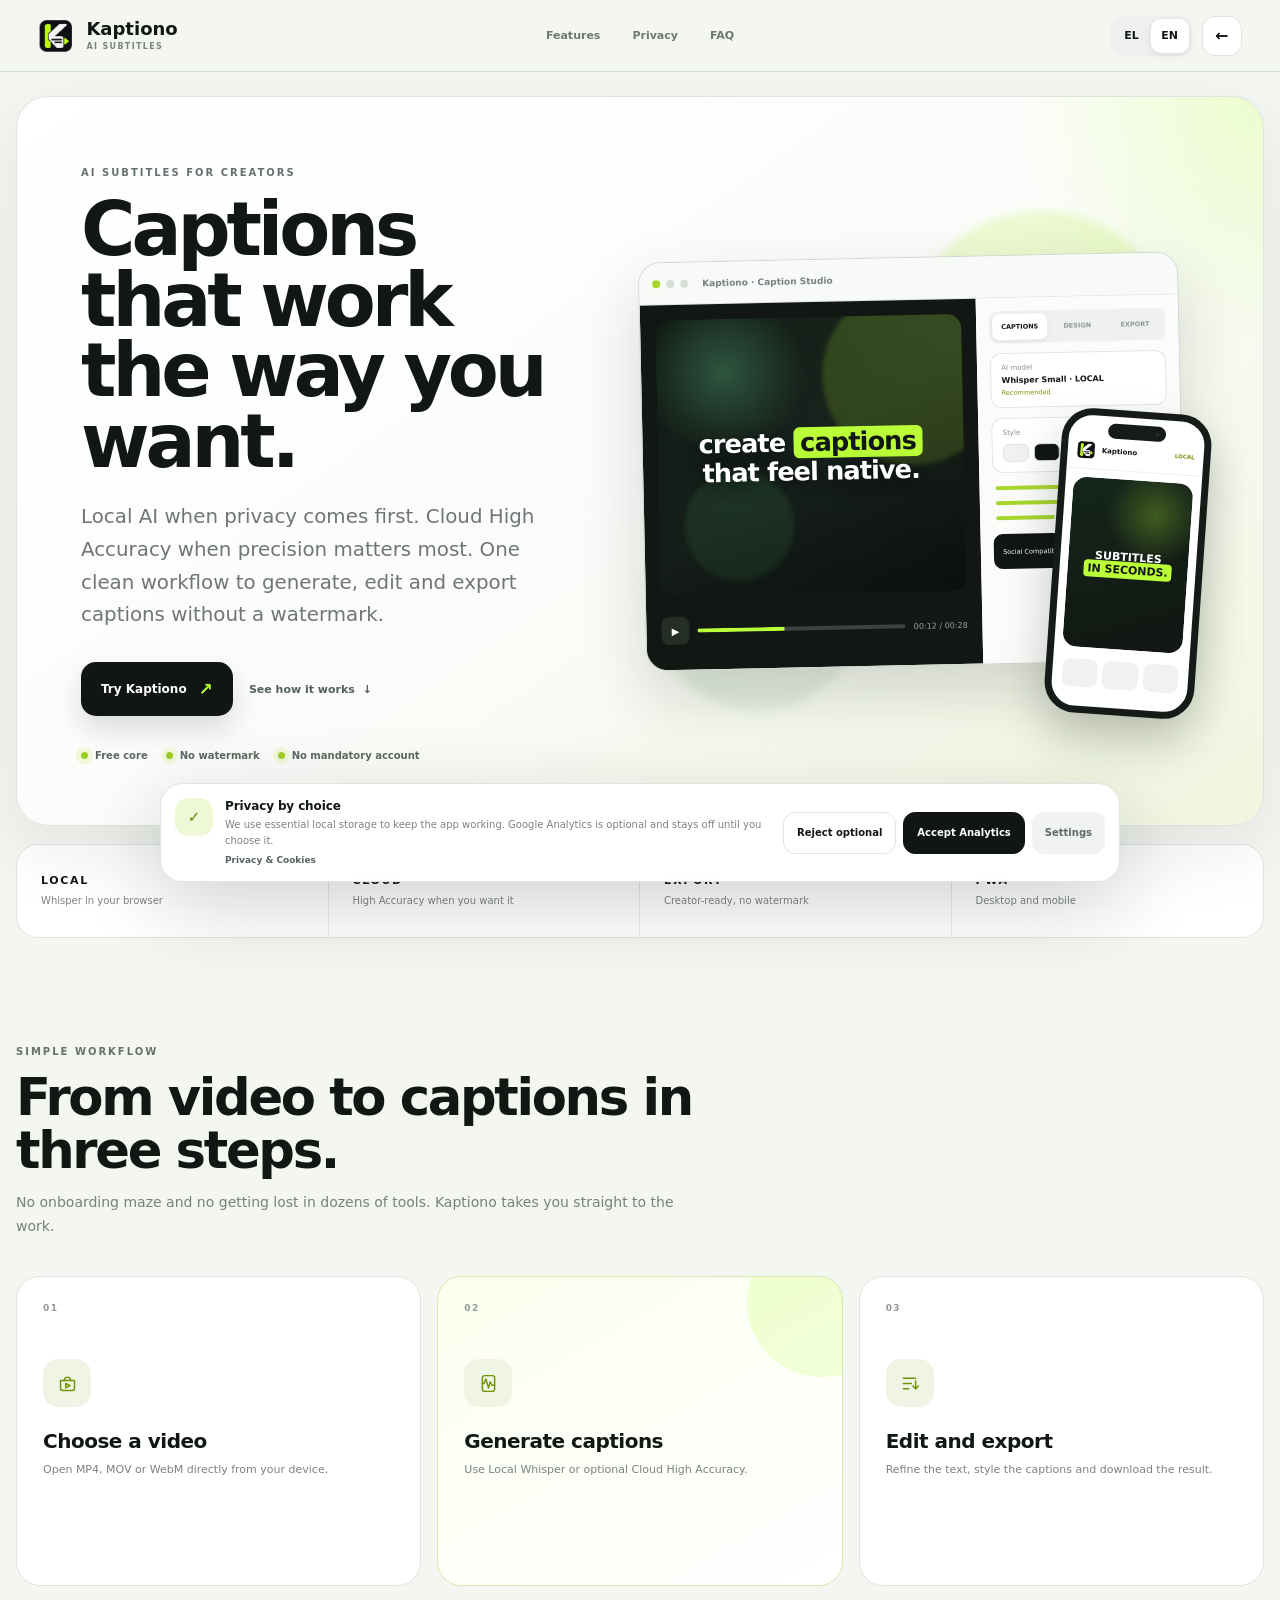
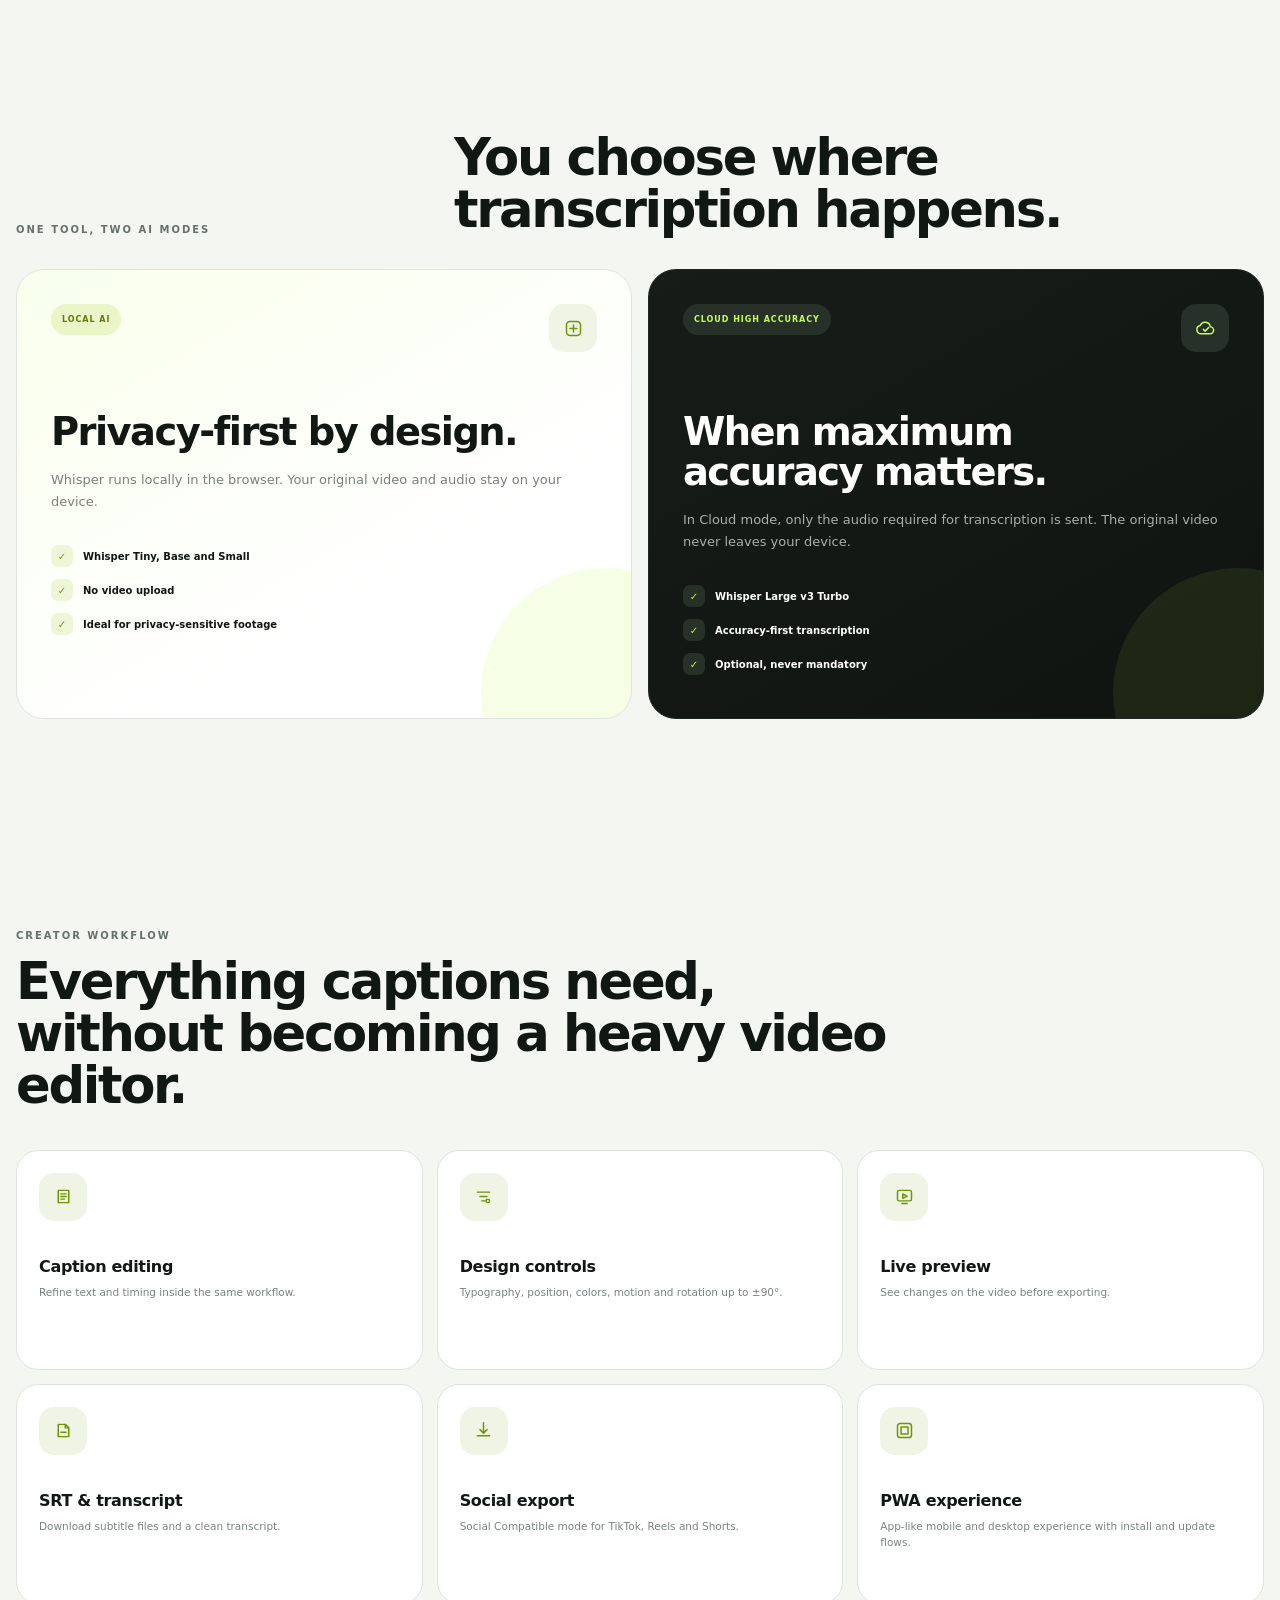
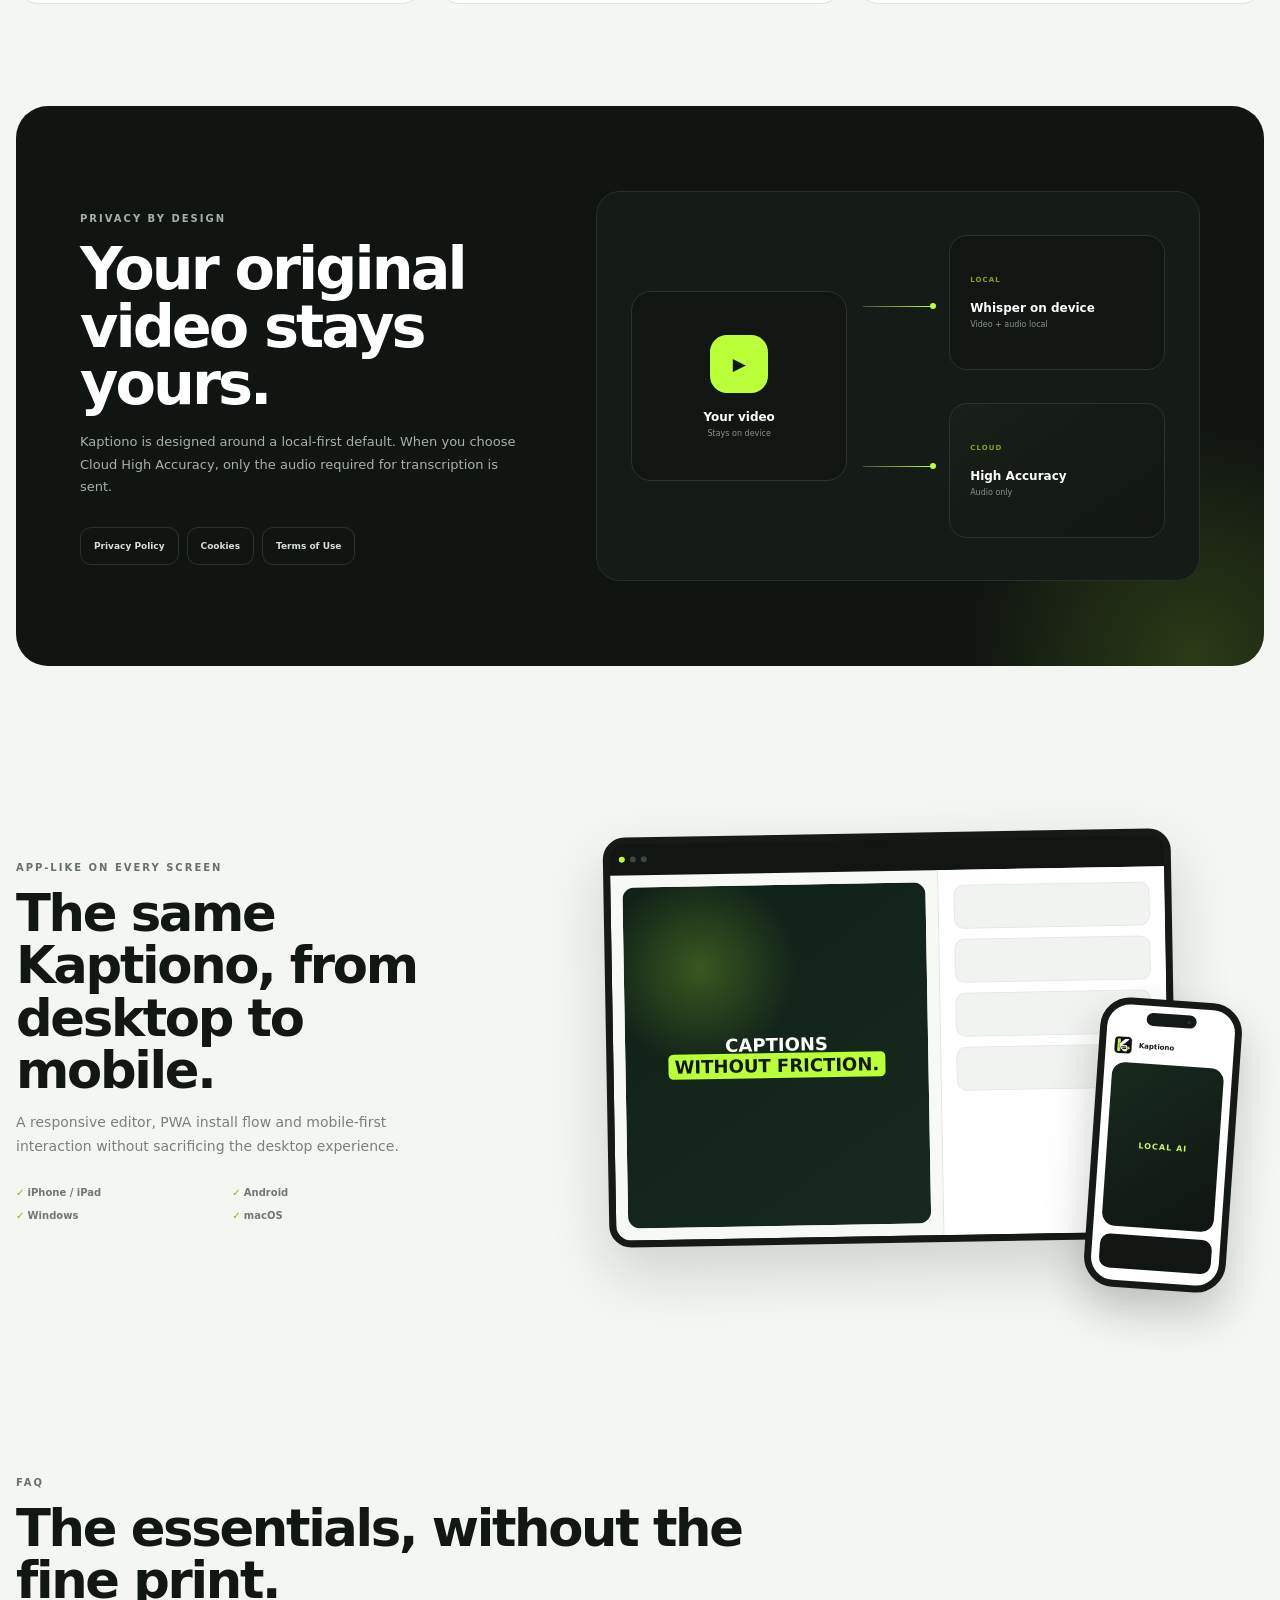
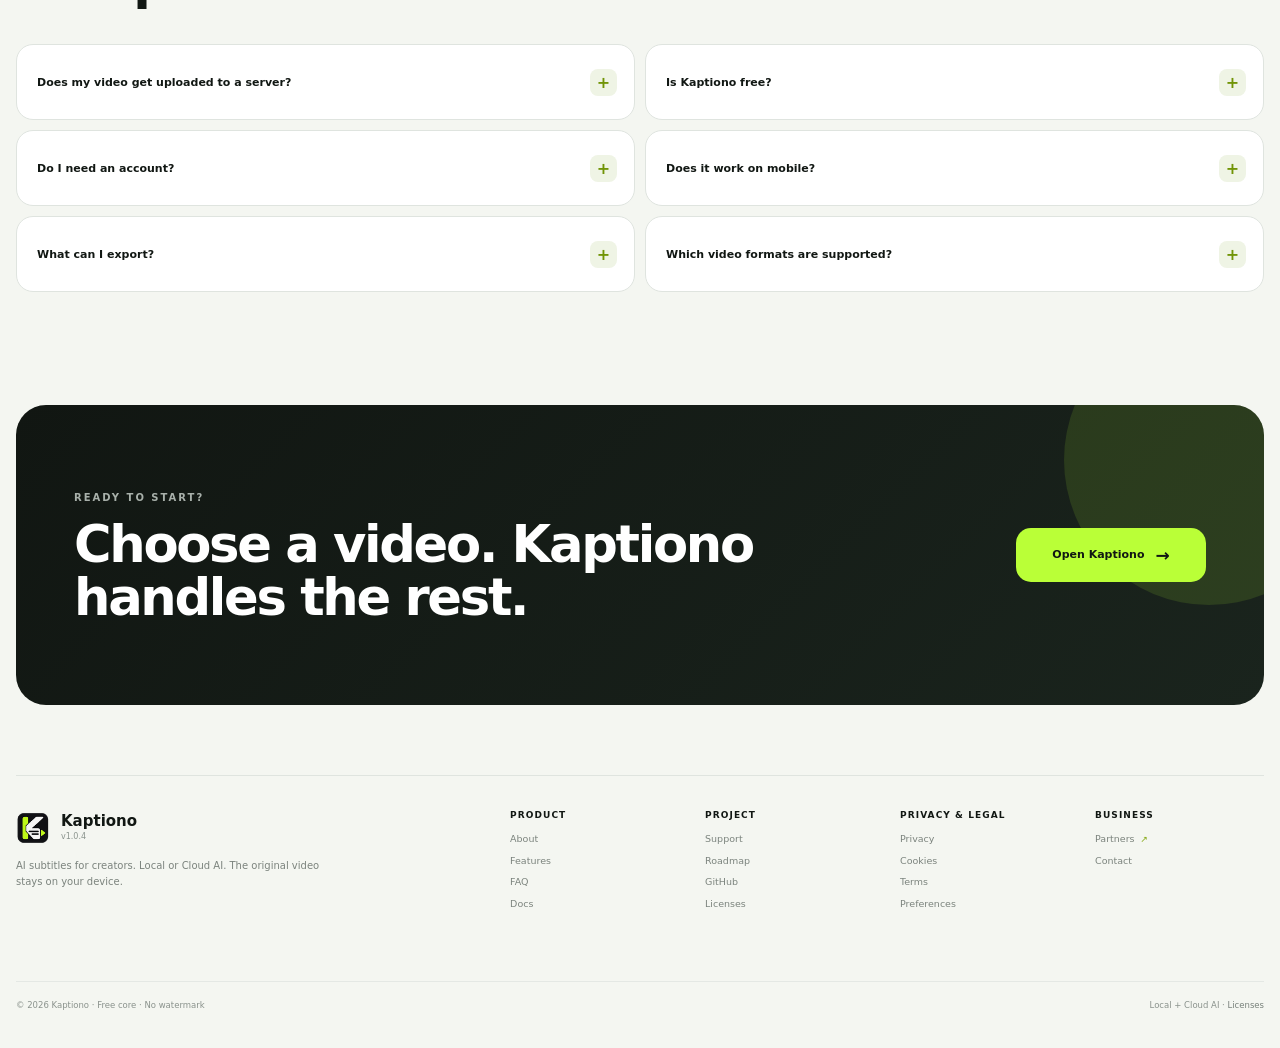
<file: about/index.html>
<!doctype html>
<html lang="en">
<head>
  <meta charset="utf-8" />
  <meta name="viewport" content="width=device-width, initial-scale=1, viewport-fit=cover" />
  <meta name="theme-color" content="#f4f6f1" />
  <meta name="color-scheme" content="light" />
  <meta name="format-detection" content="telephone=no" />
  <meta name="application-name" content="Kaptiono" />
  <meta name="author" content="Kaptiono" />
  <meta name="robots" content="index, follow, max-image-preview:large, max-snippet:-1, max-video-preview:-1" />
  <meta name="description" content="Explore Kaptiono, a privacy-first AI subtitle generator with Local Whisper, optional Cloud High Accuracy, caption editing, mobile PWA support and no-watermark export." />
  <link rel="canonical" href="https://kaptiono.com/about/" />
  <link rel="describedby" href="https://kaptiono.com/llms.txt" />
  <meta property="og:type" content="website" />
  <meta property="og:site_name" content="Kaptiono" />
  <meta property="og:locale" content="en_US" />
  <meta property="og:locale:alternate" content="el_GR" />
  <meta property="og:title" content="Kaptiono - AI Subtitles Built for Creators" />
  <meta property="og:description" content="See how Kaptiono combines Local Whisper, optional Cloud High Accuracy, caption editing, privacy-first processing and no-watermark export." />
  <meta property="og:url" content="https://kaptiono.com/about/" />
  <meta property="og:image" content="https://kaptiono.com/assets/share/kaptiono-social-v1-1200x630.png" />
  <meta property="og:image:width" content="1200" />
  <meta property="og:image:height" content="630" />
  <meta property="og:image:alt" content="Kaptiono AI subtitle generator shown across desktop and mobile" />
  <meta name="twitter:card" content="summary_large_image" />
  <meta name="twitter:title" content="Kaptiono - AI Subtitles Built for Creators" />
  <meta name="twitter:description" content="Local Whisper, optional Cloud High Accuracy, caption editing, privacy-first processing and no-watermark export." />
  <meta name="twitter:image" content="https://kaptiono.com/assets/share/kaptiono-social-v1-1200x630.png" />
  <meta name="twitter:image:alt" content="Kaptiono AI subtitle generator shown across desktop and mobile" />
  <title>Kaptiono - AI Subtitles Built for Creators</title>
  <link rel="icon" href="../favicon.ico" />
  <link rel="icon" type="image/png" sizes="32x32" href="../assets/icons/favicon-32x32.png" />
  <link rel="apple-touch-icon" sizes="180x180" href="../assets/icons/apple-touch-icon.png" />
  <link rel="manifest" href="../manifest.webmanifest" />
  <link rel="stylesheet" href="../styles.css?v=1.0.4" />
  <link rel="stylesheet" href="../footer.css?v=1.0.4" />
  <link rel="stylesheet" href="./about.css?v=1.0.4" />
  <script src="../consent.js?v=1.0.4"></script>
  <script type="application/ld+json">
{
  "@context": "https://schema.org",
  "@graph": [
    {
      "@type": "Organization",
      "@id": "https://kaptiono.com/#organization",
      "name": "Kaptiono",
      "url": "https://kaptiono.com/",
      "logo": "https://kaptiono.com/assets/icons/icon-512.png",
      "email": "info@kaptiono.com",
      "sameAs": [
        "https://github.com/Donacgreece/Kaptiono"
      ]
    },
    {
      "@type": "AboutPage",
      "@id": "https://kaptiono.com/about/#page",
      "name": "About Kaptiono",
      "url": "https://kaptiono.com/about/",
      "description": "Product overview of Kaptiono, a privacy-first AI subtitle generator and caption editor for creators.",
      "isPartOf": {
        "@id": "https://kaptiono.com/#website"
      },
      "about": {
        "@id": "https://kaptiono.com/#app"
      },
      "dateModified": "2026-09-14"
    },
    {
      "@type": "WebSite",
      "@id": "https://kaptiono.com/#website",
      "name": "Kaptiono",
      "url": "https://kaptiono.com/",
      "publisher": {
        "@id": "https://kaptiono.com/#organization"
      }
    },
    {
      "@type": "WebApplication",
      "@id": "https://kaptiono.com/#app",
      "name": "Kaptiono",
      "url": "https://kaptiono.com/",
      "applicationCategory": "MultimediaApplication",
      "operatingSystem": "Web Browser, Android, iOS, Windows, macOS",
      "softwareVersion": "1.0.4",
      "isAccessibleForFree": true,
      "offers": {
        "@type": "Offer",
        "price": "0",
        "priceCurrency": "USD"
      },
      "publisher": {
        "@id": "https://kaptiono.com/#organization"
      },
      "screenshot": [
        "https://kaptiono.com/assets/screenshots/kaptiono-product-showcase.png"
      ],
      "featureList": [
        "Local Whisper subtitle generation",
        "Optional Cloud High Accuracy transcription",
        "Caption editing and styling",
        "SRT and burned-in video export",
        "No watermark",
        "Mobile and desktop PWA experience"
      ]
    },
    {
      "@type": "FAQPage",
      "mainEntity": [
        {
          "@type": "Question",
          "name": "Does my video get uploaded to a server?",
          "acceptedAnswer": {
            "@type": "Answer",
            "text": "No. The original video stays on your device. In Local mode the audio stays local too. In Cloud High Accuracy, only the audio required for transcription is sent."
          }
        },
        {
          "@type": "Question",
          "name": "Is Kaptiono free?",
          "acceptedAnswer": {
            "@type": "Answer",
            "text": "The core Local workflow remains free and exports do not carry a watermark."
          }
        },
        {
          "@type": "Question",
          "name": "Do I need an account?",
          "acceptedAnswer": {
            "@type": "Answer",
            "text": "Not for the core workflow. You can open Kaptiono and start with a video without mandatory sign-up."
          }
        },
        {
          "@type": "Question",
          "name": "Does it work on mobile?",
          "acceptedAnswer": {
            "@type": "Answer",
            "text": "Yes. Kaptiono is designed for mobile and desktop, with a PWA install flow and dedicated attention to Safari and iPhone compatibility."
          }
        },
        {
          "@type": "Question",
          "name": "What can I export?",
          "acceptedAnswer": {
            "@type": "Answer",
            "text": "You can download SRT, transcript and video with burned-in captions. Social Compatible mode is available for better social-platform compatibility."
          }
        },
        {
          "@type": "Question",
          "name": "Which video formats are supported?",
          "acceptedAnswer": {
            "@type": "Answer",
            "text": "The core workflow supports MP4, MOV, M4V and WebM, with a compatibility fallback for difficult Safari audio cases."
          }
        }
      ]
    }
  ]
}
  </script>
</head>
<body class="about-body">
  <header class="about-topbar">
    <a class="about-brand" href="../" aria-label="Open Kaptiono">
      <img src="../assets/icons/icon-192.png" alt="" />
      <span><strong>Kaptiono</strong><small>AI SUBTITLES</small></span>
    </a>
    <nav class="about-nav" aria-label="About navigation">
      <a href="#features" data-el="Δυνατότητες" data-en="Features">Features</a>
      <a href="#privacy" data-el="Απόρρητο" data-en="Privacy">Privacy</a>
      <a href="#faq" data-el="FAQ" data-en="FAQ">FAQ</a>
    </nav>
    <div class="about-actions">
      <div class="about-lang" aria-label="Language">
        <button type="button" data-lang="el">EL</button>
        <button type="button" data-lang="en">EN</button>
      </div>
      <a class="about-open-app" href="../" aria-label="Back to Kaptiono"><b aria-hidden="true">←</b></a>
    </div>
  </header>

  <main class="about-main">
    <section class="about-hero" aria-labelledby="aboutHeroTitle">
      <div class="about-hero-copy">
        <span class="about-kicker" data-el="AI ΥΠΟΤΙΤΛΟΙ ΓΙΑ CREATORS" data-en="AI SUBTITLES FOR CREATORS">AI SUBTITLES FOR CREATORS</span>
        <h1 id="aboutHeroTitle" data-el="Υπότιτλοι που δουλεύουν με τον τρόπο που θέλεις." data-en="Captions that work the way you want.">Captions that work the way you want.</h1>
        <p data-el="Local AI όταν προέχει το privacy. Cloud High Accuracy όταν προέχει η ακρίβεια. Ένα καθαρό workflow για δημιουργία, επεξεργασία και export υποτίτλων χωρίς watermark." data-en="Local AI when privacy comes first. Cloud High Accuracy when precision matters most. One clean workflow to generate, edit and export captions without a watermark.">Local AI when privacy comes first. Cloud High Accuracy when precision matters most. One clean workflow to generate, edit and export captions without a watermark.</p>
        <div class="about-hero-actions">
          <a class="about-primary-cta" href="../"><span data-el="Δοκίμασε το Kaptiono" data-en="Try Kaptiono">Try Kaptiono</span><b>↗</b></a>
          <a class="about-text-link" href="#workflow"><span data-el="Δες πώς λειτουργεί" data-en="See how it works">See how it works</span><span>↓</span></a>
        </div>
        <div class="about-proof-row" aria-label="Product highlights">
          <span><i></i><b data-el="Free core" data-en="Free core">Free core</b></span>
          <span><i></i><b data-el="Χωρίς watermark" data-en="No watermark">No watermark</b></span>
          <span><i></i><b data-el="Χωρίς υποχρεωτικό account" data-en="No mandatory account">No mandatory account</b></span>
        </div>
      </div>

      <div class="about-hero-visual" aria-label="Kaptiono interface preview">
        <div class="visual-glow visual-glow-a"></div>
        <div class="visual-glow visual-glow-b"></div>
        <div class="studio-window">
          <div class="studio-bar"><span></span><span></span><span></span><b>Kaptiono · Caption Studio</b></div>
          <div class="studio-content">
            <div class="studio-preview">
              <div class="video-frame">
                <div class="video-orb video-orb-a"></div>
                <div class="video-orb video-orb-b"></div>
                <div class="caption-demo"><span>create</span> <strong>captions</strong><br><span>that feel native.</span></div>
              </div>
              <div class="studio-timeline"><button>▶</button><i><em></em></i><small>00:12 / 00:28</small></div>
            </div>
            <div class="studio-panel">
              <div class="panel-tabs"><b class="active">CAPTIONS</b><b>DESIGN</b><b>EXPORT</b></div>
              <div class="panel-card"><span data-el="AI model" data-en="AI model">AI model</span><strong>Whisper Small · LOCAL</strong><small data-el="Recommended" data-en="Recommended">Recommended</small></div>
              <div class="panel-card compact"><span data-el="Style" data-en="Style">Style</span><div class="style-pills"><i></i><i></i><i></i><i></i></div></div>
              <div class="panel-sliders"><i></i><i></i><i></i></div>
              <div class="panel-export"><span>Social Compatible</span><b>EXPORT →</b></div>
            </div>
          </div>
        </div>
        <div class="floating-phone">
          <div class="phone-notch"></div>
          <div class="phone-top"><img src="../assets/icons/icon-64.png" alt="" /><b>Kaptiono</b><small>LOCAL</small></div>
          <div class="phone-video"><div class="phone-caption">SUBTITLES<br><b>IN SECONDS.</b></div></div>
          <div class="phone-controls"><i></i><i></i><i></i></div>
        </div>
      </div>
    </section>

    <section class="about-stat-strip" aria-label="Kaptiono principles">
      <article><strong>LOCAL</strong><span data-el="Whisper μέσα στον browser" data-en="Whisper in your browser">Whisper in your browser</span></article>
      <article><strong>CLOUD</strong><span data-el="High Accuracy όταν το θέλεις" data-en="High Accuracy when you want it">High Accuracy when you want it</span></article>
      <article><strong>EXPORT</strong><span data-el="Creator-ready χωρίς watermark" data-en="Creator-ready, no watermark">Creator-ready, no watermark</span></article>
      <article><strong>PWA</strong><span data-el="Desktop και mobile" data-en="Desktop and mobile">Desktop and mobile</span></article>
    </section>

    <section id="workflow" class="about-section workflow-section">
      <div class="section-heading">
        <span class="about-kicker" data-el="ΑΠΛΟ WORKFLOW" data-en="SIMPLE WORKFLOW">SIMPLE WORKFLOW</span>
        <h2 data-el="Από το video στους υπότιτλους σε τρία βήματα." data-en="From video to captions in three steps.">From video to captions in three steps.</h2>
        <p data-el="Χωρίς onboarding maze και χωρίς να χάνεσαι σε δεκάδες εργαλεία. Το Kaptiono σε πηγαίνει κατευθείαν στη δουλειά." data-en="No onboarding maze and no getting lost in dozens of tools. Kaptiono takes you straight to the work.">No onboarding maze and no getting lost in dozens of tools. Kaptiono takes you straight to the work.</p>
      </div>
      <div class="workflow-grid">
        <article class="workflow-card">
          <span class="step-number">01</span>
          <div class="step-icon"><svg viewBox="0 0 24 24"><path d="M4 8.5h16v9A2.5 2.5 0 0 1 17.5 20h-11A2.5 2.5 0 0 1 4 17.5z"/><path d="M8 8.5 10 5h4l2 3.5"/><path d="m10 12 5 2.5-5 2.5z"/></svg></div>
          <h3 data-el="Διάλεξε video" data-en="Choose a video">Choose a video</h3>
          <p data-el="Άνοιξε MP4, MOV ή WebM απευθείας από τη συσκευή σου." data-en="Open MP4, MOV or WebM directly from your device.">Open MP4, MOV or WebM directly from your device.</p>
        </article>
        <article class="workflow-card featured">
          <span class="step-number">02</span>
          <div class="step-icon"><svg viewBox="0 0 24 24"><path d="M5 12h2l2-5 3 10 2-7 2 4h3"/><path d="M5 5.5A2.5 2.5 0 0 1 7.5 3h9A2.5 2.5 0 0 1 19 5.5v13A2.5 2.5 0 0 1 16.5 21h-9A2.5 2.5 0 0 1 5 18.5z"/></svg></div>
          <h3 data-el="Δημιούργησε captions" data-en="Generate captions">Generate captions</h3>
          <p data-el="Χρησιμοποίησε Local Whisper ή προαιρετικά Cloud High Accuracy." data-en="Use Local Whisper or optional Cloud High Accuracy.">Use Local Whisper or optional Cloud High Accuracy.</p>
        </article>
        <article class="workflow-card">
          <span class="step-number">03</span>
          <div class="step-icon"><svg viewBox="0 0 24 24"><path d="M5 6h14"/><path d="M5 12h9"/><path d="M5 18h6"/><path d="m16 15 3 3 3-3"/><path d="M19 9v9"/></svg></div>
          <h3 data-el="Κάνε edit και export" data-en="Edit and export">Edit and export</h3>
          <p data-el="Διόρθωσε κείμενο, άλλαξε εμφάνιση και κατέβασε το αποτέλεσμα." data-en="Refine the text, style the captions and download the result.">Refine the text, style the captions and download the result.</p>
        </article>
      </div>
    </section>

    <section id="features" class="about-section feature-section">
      <div class="feature-intro">
        <span class="about-kicker" data-el="ΕΝΑ ΕΡΓΑΛΕΙΟ, ΔΥΟ AI MODES" data-en="ONE TOOL, TWO AI MODES">ONE TOOL, TWO AI MODES</span>
        <h2 data-el="Εσύ επιλέγεις πού γίνεται η απομαγνητοφώνηση." data-en="You choose where transcription happens.">You choose where transcription happens.</h2>
      </div>
      <div class="mode-grid">
        <article class="mode-card local-mode">
          <div class="mode-top"><span class="mode-badge">LOCAL AI</span><div class="mode-icon"><svg viewBox="0 0 24 24"><rect x="4" y="4" width="16" height="16" rx="4"/><path d="M8 12h8M12 8v8"/></svg></div></div>
          <h3 data-el="Privacy-first από τη φύση του." data-en="Privacy-first by design.">Privacy-first by design.</h3>
          <p data-el="Το Whisper τρέχει τοπικά στον browser. Το original video και το audio παραμένουν στη συσκευή σου." data-en="Whisper runs locally in the browser. Your original video and audio stay on your device.">Whisper runs locally in the browser. Your original video and audio stay on your device.</p>
          <ul>
            <li data-el="Whisper Tiny, Base και Small" data-en="Whisper Tiny, Base and Small">Whisper Tiny, Base and Small</li>
            <li data-el="Χωρίς upload του video" data-en="No video upload">No video upload</li>
            <li data-el="Ιδανικό για privacy-sensitive υλικό" data-en="Ideal for privacy-sensitive footage">Ideal for privacy-sensitive footage</li>
          </ul>
        </article>
        <article class="mode-card cloud-mode">
          <div class="mode-top"><span class="mode-badge dark">CLOUD HIGH ACCURACY</span><div class="mode-icon dark"><svg viewBox="0 0 24 24"><path d="M7 18h10a4 4 0 0 0 .5-8A6 6 0 0 0 6 8.5 4.8 4.8 0 0 0 7 18Z"/><path d="m9.5 13 2 2 4-4"/></svg></div></div>
          <h3 data-el="Όταν θέλεις τη μέγιστη ακρίβεια." data-en="When maximum accuracy matters.">When maximum accuracy matters.</h3>
          <p data-el="Στο Cloud mode αποστέλλεται μόνο το audio που χρειάζεται για transcription. Το original video δεν φεύγει από τη συσκευή." data-en="In Cloud mode, only the audio required for transcription is sent. The original video never leaves your device.">In Cloud mode, only the audio required for transcription is sent. The original video never leaves your device.</p>
          <ul>
            <li data-el="Whisper Large v3 Turbo" data-en="Whisper Large v3 Turbo">Whisper Large v3 Turbo</li>
            <li data-el="Έμφαση στην ακρίβεια" data-en="Accuracy-first transcription">Accuracy-first transcription</li>
            <li data-el="Προαιρετικό, όχι υποχρεωτικό" data-en="Optional, never mandatory">Optional, never mandatory</li>
          </ul>
        </article>
      </div>
    </section>

    <section class="about-section creator-section">
      <div class="section-heading compact-heading">
        <span class="about-kicker" data-el="CREATOR WORKFLOW" data-en="CREATOR WORKFLOW">CREATOR WORKFLOW</span>
        <h2 data-el="Ό,τι χρειάζεται για captions, χωρίς να γίνει βαρύ video editor." data-en="Everything captions need, without becoming a heavy video editor.">Everything captions need, without becoming a heavy video editor.</h2>
      </div>
      <div class="feature-grid">
        <article><span class="feature-icon"><svg viewBox="0 0 24 24"><path d="M6 5h12v14H6z"/><path d="M9 9h6M9 12h6M9 15h4"/></svg></span><h3 data-el="Caption editing" data-en="Caption editing">Caption editing</h3><p data-el="Διόρθωσε κείμενο και timing μέσα στο ίδιο workflow." data-en="Refine text and timing inside the same workflow.">Refine text and timing inside the same workflow.</p></article>
        <article><span class="feature-icon"><svg viewBox="0 0 24 24"><path d="M5 7h14M8 12h8M10 17h4"/><circle cx="17" cy="17" r="2"/></svg></span><h3 data-el="Design controls" data-en="Design controls">Design controls</h3><p data-el="Τυπογραφία, θέση, χρώματα, κίνηση και rotation μέχρι ±90°." data-en="Typography, position, colors, motion and rotation up to ±90°.">Typography, position, colors, motion and rotation up to ±90°.</p></article>
        <article><span class="feature-icon"><svg viewBox="0 0 24 24"><rect x="4" y="5" width="16" height="12" rx="2"/><path d="m10 9 5 2.5-5 2.5z"/><path d="M9 20h6"/></svg></span><h3 data-el="Live preview" data-en="Live preview">Live preview</h3><p data-el="Βλέπεις τις αλλαγές πάνω στο video πριν κάνεις export." data-en="See changes on the video before exporting.">See changes on the video before exporting.</p></article>
        <article><span class="feature-icon"><svg viewBox="0 0 24 24"><path d="M6 5h8l4 4v10H6z"/><path d="M14 5v4h4"/><path d="M9 14h6"/></svg></span><h3 data-el="SRT & transcript" data-en="SRT & transcript">SRT & transcript</h3><p data-el="Κατέβασε αρχεία υποτίτλων και καθαρό transcript." data-en="Download subtitle files and a clean transcript.">Download subtitle files and a clean transcript.</p></article>
        <article><span class="feature-icon"><svg viewBox="0 0 24 24"><path d="M12 3v12"/><path d="m8 11 4 4 4-4"/><path d="M5 18h14"/></svg></span><h3 data-el="Social export" data-en="Social export">Social export</h3><p data-el="Social Compatible mode για TikTok, Reels και Shorts." data-en="Social Compatible mode for TikTok, Reels and Shorts.">Social Compatible mode for TikTok, Reels and Shorts.</p></article>
        <article><span class="feature-icon"><svg viewBox="0 0 24 24"><path d="M7 4h10a3 3 0 0 1 3 3v10a3 3 0 0 1-3 3H7a3 3 0 0 1-3-3V7a3 3 0 0 1 3-3Z"/><path d="M8 8h8v8H8z"/></svg></span><h3 data-el="PWA experience" data-en="PWA experience">PWA experience</h3><p data-el="App-like εμπειρία σε mobile και desktop με install και update flow." data-en="App-like mobile and desktop experience with install and update flows.">App-like mobile and desktop experience with install and update flows.</p></article>
      </div>
    </section>

    <section id="privacy" class="privacy-showcase">
      <div class="privacy-copy-block">
        <span class="about-kicker light" data-el="PRIVACY BY DESIGN" data-en="PRIVACY BY DESIGN">PRIVACY BY DESIGN</span>
        <h2 data-el="Το original video μένει δικό σου." data-en="Your original video stays yours.">Your original video stays yours.</h2>
        <p data-el="Το Kaptiono σχεδιάστηκε ώστε η default εμπειρία να είναι local-first. Όταν επιλέγεις Cloud High Accuracy, αποστέλλεται μόνο το audio που χρειάζεται για transcription." data-en="Kaptiono is designed around a local-first default. When you choose Cloud High Accuracy, only the audio required for transcription is sent.">Kaptiono is designed around a local-first default. When you choose Cloud High Accuracy, only the audio required for transcription is sent.</p>
        <div class="privacy-links"><a href="../privacy/" data-el="Privacy Policy" data-en="Privacy Policy">Privacy Policy</a><a href="../cookies/" data-el="Cookies" data-en="Cookies">Cookies</a><a href="../terms/" data-el="Όροι Χρήσης" data-en="Terms of Use">Terms of Use</a></div>
      </div>
      <div class="privacy-diagram" aria-label="Local and cloud processing diagram">
        <div class="diagram-source"><span class="diagram-file"><i>▶</i></span><b data-el="Το video σου" data-en="Your video">Your video</b><small data-el="Παραμένει στη συσκευή" data-en="Stays on device">Stays on device</small></div>
        <div class="diagram-lines"><i></i><i></i></div>
        <div class="diagram-target local-target"><span>LOCAL</span><b data-el="Whisper στη συσκευή" data-en="Whisper on device">Whisper on device</b><small data-el="Video + audio τοπικά" data-en="Video + audio local">Video + audio local</small></div>
        <div class="diagram-target cloud-target"><span>CLOUD</span><b data-el="High Accuracy" data-en="High Accuracy">High Accuracy</b><small data-el="Μόνο audio" data-en="Audio only">Audio only</small></div>
      </div>
    </section>

    <section class="about-section device-section">
      <div class="device-copy">
        <span class="about-kicker" data-el="APP-LIKE ΣΕ ΚΑΘΕ ΟΘΟΝΗ" data-en="APP-LIKE ON EVERY SCREEN">APP-LIKE ON EVERY SCREEN</span>
        <h2 data-el="Το ίδιο Kaptiono, από desktop μέχρι κινητό." data-en="The same Kaptiono, from desktop to mobile.">The same Kaptiono, from desktop to mobile.</h2>
        <p data-el="Responsive editor, PWA install flow και mobile-first αλληλεπίδραση, χωρίς να θυσιάζεται η desktop εμπειρία." data-en="A responsive editor, PWA install flow and mobile-first interaction without sacrificing the desktop experience.">A responsive editor, PWA install flow and mobile-first interaction without sacrificing the desktop experience.</p>
        <div class="device-points"><span>✓ <b data-el="iPhone / iPad" data-en="iPhone / iPad">iPhone / iPad</b></span><span>✓ <b>Android</b></span><span>✓ <b>Windows</b></span><span>✓ <b>macOS</b></span></div>
      </div>
      <div class="device-art">
        <div class="device-desktop"><div class="device-desktop-bar"><i></i><i></i><i></i></div><div class="device-desktop-body"><div class="mock-video"><span>CAPTIONS<br><b>WITHOUT FRICTION.</b></span></div><div class="mock-settings"><i></i><i></i><i></i><i></i></div></div></div>
        <div class="device-phone"><div class="device-phone-speaker"></div><div class="device-phone-screen"><div class="device-phone-head"><img src="../assets/icons/icon-64.png" alt="" /><span>Kaptiono</span></div><div class="device-phone-video"><b>LOCAL AI</b></div><div class="device-phone-cta"></div></div></div>
      </div>
    </section>

    <section id="faq" class="about-section faq-section">
      <div class="section-heading faq-heading">
        <span class="about-kicker">FAQ</span>
        <h2 data-el="Οι βασικές ερωτήσεις, χωρίς ψιλά γράμματα." data-en="The essentials, without the fine print.">The essentials, without the fine print.</h2>
      </div>
      <div class="faq-grid">
        <details><summary data-el="Ανεβαίνει το video μου σε server;" data-en="Does my video get uploaded to a server?">Does my video get uploaded to a server?</summary><p data-el="Όχι. Το original video μένει στη συσκευή σου. Στο Local mode μένει τοπικά και το audio. Στο Cloud High Accuracy αποστέλλεται μόνο το audio που χρειάζεται για transcription." data-en="No. The original video stays on your device. In Local mode the audio stays local too. In Cloud High Accuracy, only the audio required for transcription is sent.">No. The original video stays on your device. In Local mode the audio stays local too. In Cloud High Accuracy, only the audio required for transcription is sent.</p></details>
        <details><summary data-el="Είναι δωρεάν;" data-en="Is Kaptiono free?">Is Kaptiono free?</summary><p data-el="Το βασικό Local workflow παραμένει δωρεάν και τα exports δεν έχουν watermark." data-en="The core Local workflow remains free and exports do not carry a watermark.">The core Local workflow remains free and exports do not carry a watermark.</p></details>
        <details><summary data-el="Χρειάζεται λογαριασμός;" data-en="Do I need an account?">Do I need an account?</summary><p data-el="Όχι για το βασικό workflow. Μπορείς να ανοίξεις το Kaptiono και να ξεκινήσεις με video χωρίς υποχρεωτικό sign-up." data-en="Not for the core workflow. You can open Kaptiono and start with a video without mandatory sign-up.">Not for the core workflow. You can open Kaptiono and start with a video without mandatory sign-up.</p></details>
        <details><summary data-el="Δουλεύει σε κινητό;" data-en="Does it work on mobile?">Does it work on mobile?</summary><p data-el="Ναι. Το Kaptiono έχει σχεδιαστεί για mobile και desktop, με PWA install flow και ειδική προσοχή σε Safari/iPhone compatibility." data-en="Yes. Kaptiono is designed for mobile and desktop, with a PWA install flow and dedicated attention to Safari/iPhone compatibility.">Yes. Kaptiono is designed for mobile and desktop, with a PWA install flow and dedicated attention to Safari/iPhone compatibility.</p></details>
        <details><summary data-el="Τι μπορώ να κάνω export;" data-en="What can I export?">What can I export?</summary><p data-el="Μπορείς να κατεβάσεις SRT, transcript και video με burned-in captions. Υπάρχει Social Compatible mode για καλύτερη συμβατότητα με social platforms." data-en="You can download SRT, transcript and video with burned-in captions. Social Compatible mode is available for better social-platform compatibility.">You can download SRT, transcript and video with burned-in captions. Social Compatible mode is available for better social-platform compatibility.</p></details>
        <details><summary data-el="Ποια formats video υποστηρίζονται;" data-en="Which video formats are supported?">Which video formats are supported?</summary><p data-el="Το βασικό workflow υποστηρίζει MP4, MOV, M4V και WebM, με compatibility fallback για δύσκολα Safari audio cases." data-en="The core workflow supports MP4, MOV, M4V and WebM, with a compatibility fallback for difficult Safari audio cases.">The core workflow supports MP4, MOV, M4V and WebM, with a compatibility fallback for difficult Safari audio cases.</p></details>
      </div>
    </section>

    <section class="about-final-cta">
      <div>
        <span class="about-kicker light" data-el="ΕΤΟΙΜΟΣ ΝΑ ΞΕΚΙΝΗΣΕΙΣ;" data-en="READY TO START?">READY TO START?</span>
        <h2 data-el="Διάλεξε video. Τα υπόλοιπα τα αναλαμβάνει το Kaptiono." data-en="Choose a video. Kaptiono handles the rest.">Choose a video. Kaptiono handles the rest.</h2>
      </div>
      <a href="../"><span data-el="Άνοιγμα Kaptiono" data-en="Open Kaptiono">Open Kaptiono</span><b>→</b></a>
    </section>
  </main>

  <footer class="kap-footer">
  <div class="kap-footer-brand">
    <a href="../" aria-label="Open Kaptiono"><img src="../assets/icons/icon-64.png" alt="" /><span><strong>Kaptiono</strong><small>v1.0.4</small></span></a>
    <p>AI subtitles for creators. Local or Cloud AI. The original video stays on your device.</p>
  </div>
  <div class="kap-footer-links">
    <div><b>Product</b><a href="../about/">About</a><a href="../about/#features">Features</a><a href="../about/#faq">FAQ</a><a href="../docs/">Docs</a></div>
    <div><b>Project</b><a href="../?page=support">Support</a><a href="../?page=roadmap">Roadmap</a><a href="https://github.com/Donacgreece/Kaptiono" target="_blank" rel="noopener">GitHub</a><a href="../THIRD_PARTY_NOTICES.md">Licenses</a></div>
    <div><b>Privacy &amp; Legal</b><a href="../privacy/">Privacy</a><a href="../cookies/">Cookies</a><a href="../terms/">Terms</a><button class="open-cookie-settings" type="button">Preferences</button></div>
    <div><b>Business</b><a class="kap-footer-partners" href="../partners/">Partners</a><a href="mailto:info@kaptiono.com">Contact</a></div>
  </div>
  <div class="kap-footer-bottom"><span>© 2026 Kaptiono · Free core · No watermark</span><span>Local + Cloud AI · <a href="../THIRD_PARTY_NOTICES.md">Licenses</a></span></div>
</footer>

  <script src="./about.js?v=1.0.4"></script>
</body>
</html>
</file>
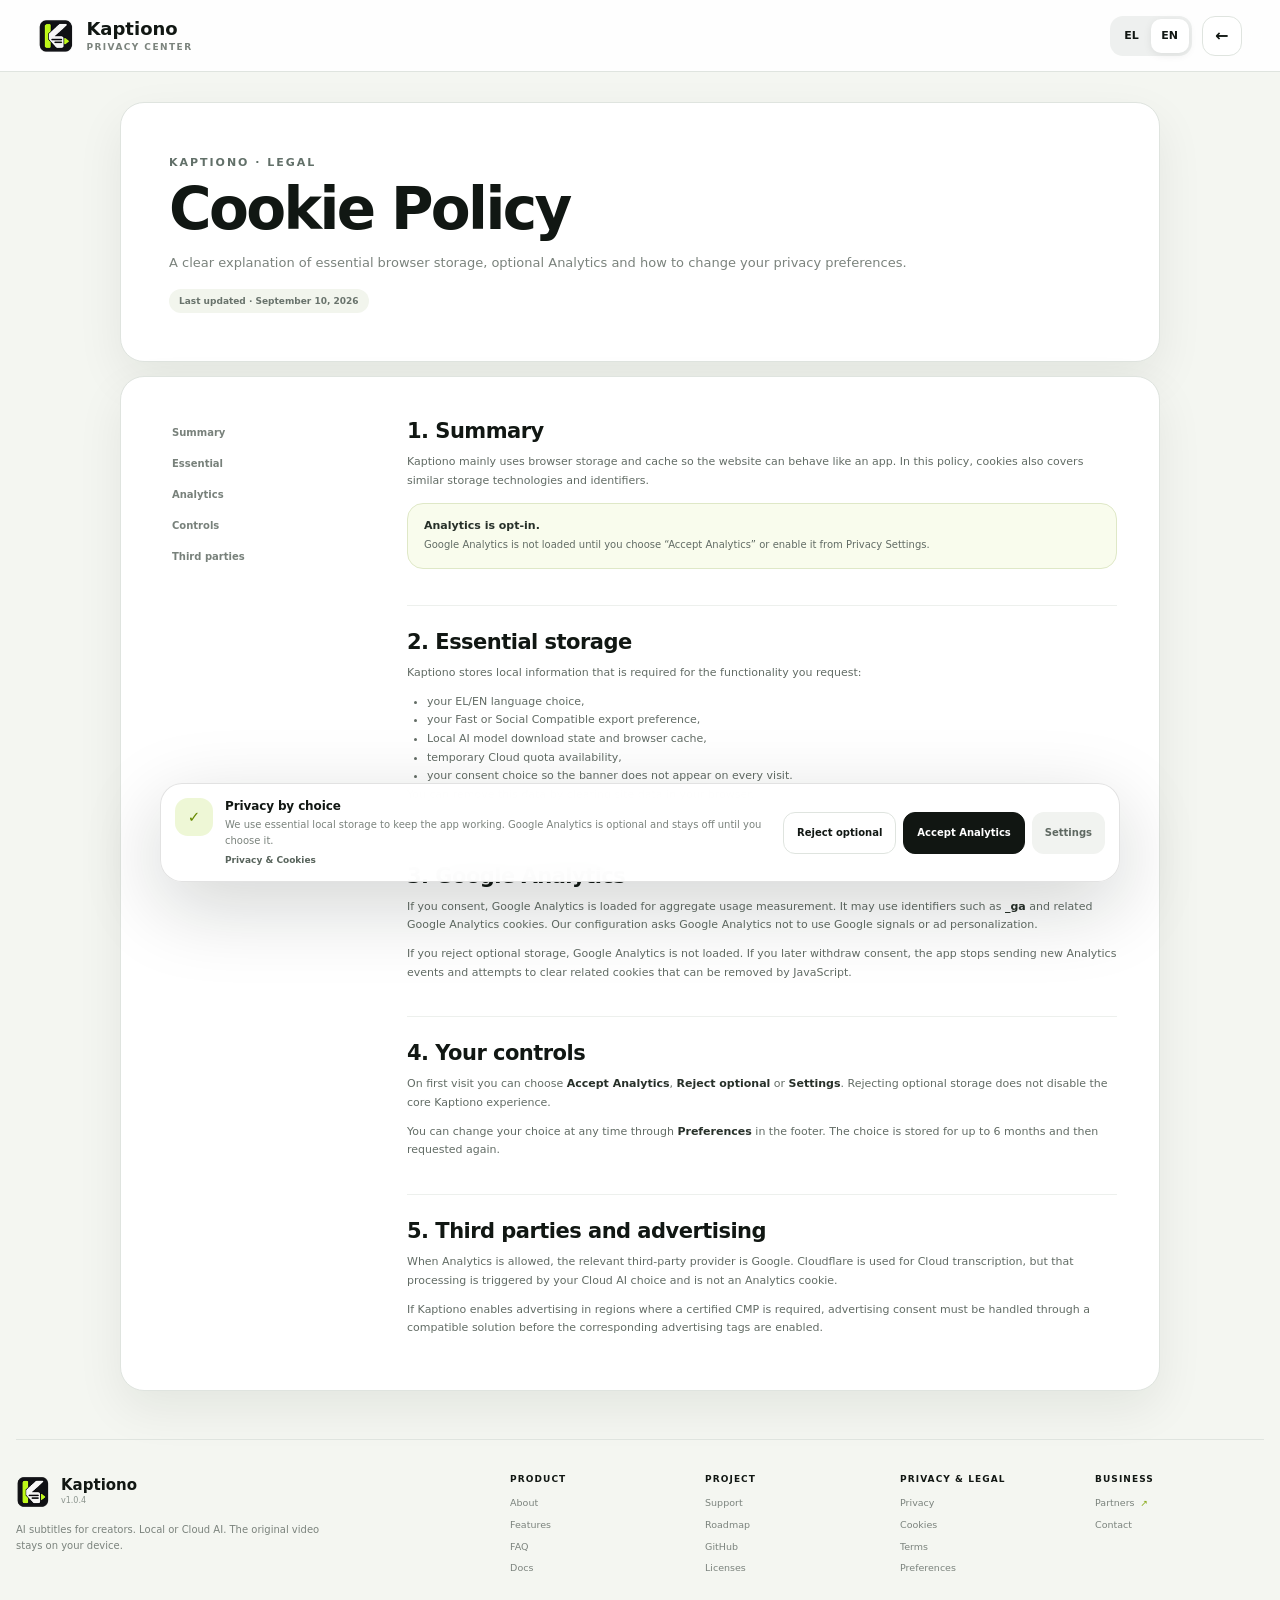
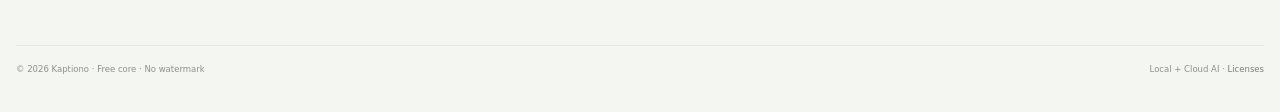
<file: cookies/index.html>
<!doctype html>
<html lang="el">
<head>
  <link rel="describedby" href="https://kaptiono.com/llms.txt" />
<meta charset="utf-8"/>
<meta content="width=device-width, initial-scale=1, viewport-fit=cover" name="viewport"/>
<meta content="#f7f8f4" name="theme-color"/>
<meta content="light" name="color-scheme"/>
<meta content="Cookie Policy for Kaptiono, the AI subtitle tool for creators." name="description"/>
<meta content="index, follow" name="robots"/>
<link href="https://kaptiono.com/cookies/" rel="canonical"/>
<meta property="og:type" content="website"/>
<meta property="og:site_name" content="Kaptiono"/>
<meta property="og:title" content="Kaptiono - Cookie Policy"/>
<meta property="og:description" content="Cookie Policy for Kaptiono, the AI subtitle tool for creators."/>
<meta property="og:url" content="https://kaptiono.com/cookies/"/>
<meta property="og:image" content="https://kaptiono.com/assets/share/kaptiono-social-v1-1200x630.png"/>
<meta name="twitter:card" content="summary_large_image"/>
<meta name="twitter:title" content="Kaptiono - Cookie Policy"/>
<meta name="twitter:description" content="Cookie Policy for Kaptiono, the AI subtitle tool for creators."/>
<meta name="twitter:image" content="https://kaptiono.com/assets/share/kaptiono-social-v1-1200x630.png"/>
<title>Kaptiono - Cookie Policy</title>
<link href="../favicon.ico" rel="icon"/>
<link href="../assets/icons/apple-touch-icon.png" rel="apple-touch-icon" sizes="180x180"/>
<link href="../styles.css?v=1.0.4" rel="stylesheet"/>
<link href="../footer.css?v=1.0.4" rel="stylesheet"/>
<script src="../consent.js?v=1.0.4"></script>
</head>
<body>
<div class="app-shell">
<header class="topbar">
<a aria-label="Kaptiono home" class="brand" href="../" style="text-decoration:none;color:inherit">
<img alt="" src="../assets/icons/icon-64.png"/>
<span><strong>Kaptiono</strong><small>PRIVACY CENTER</small></span>
</a>
<div class="top-actions">
<div aria-label="Language" class="legal-lang-switch"><button data-legal-lang="el" type="button">EL</button><button data-legal-lang="en" type="button">EN</button></div>
<a aria-label="Back to Kaptiono" class="legal-home-link" href="../">←</a>
</div>
</header>
<main class="legal-main">
<section class="legal-hero card">
<div class="legal-copy" data-lang-copy="el"><span class="eyebrow">KAPTIONO · LEGAL</span><h1>Πολιτική Cookies</h1><p>Καθαρή εξήγηση για την απαραίτητη αποθήκευση του browser, το προαιρετικό Analytics και το πώς αλλάζεις τις επιλογές σου.</p><span class="legal-updated">Τελευταία ενημέρωση · 10 Σεπτεμβρίου 2026</span></div>
<div class="legal-copy" data-lang-copy="en"><span class="eyebrow">KAPTIONO · LEGAL</span><h1>Cookie Policy</h1><p>A clear explanation of essential browser storage, optional Analytics and how to change your privacy preferences.</p><span class="legal-updated">Last updated · September 10, 2026</span></div>
</section>
<section class="legal-content card">
<nav class="legal-toc legal-copy" data-lang-copy="el"><a href="#summary-el">Σύνοψη</a><a href="#essential-el">Απαραίτητα</a><a href="#analytics-el">Analytics</a><a href="#controls-el">Επιλογές</a><a href="#third-el">Τρίτοι πάροχοι</a></nav>
<nav class="legal-toc legal-copy" data-lang-copy="en"><a href="#summary-en">Summary</a><a href="#essential-en">Essential</a><a href="#analytics-en">Analytics</a><a href="#controls-en">Controls</a><a href="#third-en">Third parties</a></nav>
<article class="legal-article legal-copy" data-lang-copy="el">
<section class="legal-section" id="summary-el"><h2>1. Σύνοψη</h2><p>Το Kaptiono χρησιμοποιεί κυρίως browser storage και cache για να λειτουργεί σαν εφαρμογή. Σε αυτή την πολιτική, ο όρος cookies καλύπτει επίσης παρόμοιες τεχνολογίες αποθήκευσης και identifiers.</p><div class="legal-callout"><strong>Το Analytics είναι opt-in.</strong><p>Δεν φορτώνεται Google Analytics μέχρι να επιλέξεις «Αποδοχή Analytics» ή να το ενεργοποιήσεις από τις Ρυθμίσεις απορρήτου.</p></div></section>
<section class="legal-section" id="essential-el"><h2>2. Απαραίτητη αποθήκευση</h2><p>Το Kaptiono αποθηκεύει τοπικά πληροφορίες που είναι απαραίτητες για τη λειτουργία που ζητάς:</p><ul><li>επιλεγμένη γλώσσα EL/EN,</li><li>προτίμηση Fast ή Social Compatible export,</li><li>κατάσταση λήψης Local AI models και browser cache,</li><li>προσωρινή ένδειξη διαθεσιμότητας Cloud quota,</li><li>την επιλογή συγκατάθεσης ώστε να μην εμφανίζεται το banner σε κάθε επίσκεψη.</li></ul><p>Μπορείς να τα αφαιρέσεις καθαρίζοντας τα site data του browser.</p></section>
<section class="legal-section" id="analytics-el"><h2>3. Google Analytics</h2><p>Αν δώσεις συγκατάθεση, φορτώνεται Google Analytics για συγκεντρωτική μέτρηση χρήσης. Μπορεί να χρησιμοποιεί identifiers όπως <strong>_ga</strong> και σχετικά Google Analytics cookies. Η δική μας ρύθμιση ζητά να μην χρησιμοποιούνται Google signals ή ad personalization.</p><p>Αν απορρίψεις τα προαιρετικά, το Google Analytics δεν φορτώνεται. Αν ανακαλέσεις αργότερα τη συγκατάθεση, σταματά η αποστολή νέων Analytics events και γίνεται προσπάθεια καθαρισμού των σχετικών cookies που μπορούν να διαγραφούν από JavaScript.</p></section>
<section class="legal-section" id="controls-el"><h2>4. Οι επιλογές σου</h2><p>Στο πρώτο άνοιγμα μπορείς να επιλέξεις <strong>Αποδοχή Analytics</strong>, <strong>Απόρριψη προαιρετικών</strong> ή <strong>Ρυθμίσεις</strong>. Η απόρριψη δεν περιορίζει τη βασική λειτουργία του Kaptiono.</p><p>Μπορείς να αλλάξεις γνώμη οποιαδήποτε στιγμή από το <strong>Preferences</strong> στο footer. Η επιλογή αποθηκεύεται για έως 6 μήνες και μετά ζητείται ξανά.</p></section>
<section class="legal-section" id="third-el"><h2>5. Τρίτοι πάροχοι και διαφήμιση</h2><p>Όταν επιτρέπεται το Analytics, ο σχετικός τρίτος πάροχος είναι η Google. Η Cloudflare χρησιμοποιείται για Cloud transcription, αλλά αυτή η επεξεργασία ενεργοποιείται από την επιλογή Cloud AI και δεν είναι Analytics cookie.</p><p>Αν το Kaptiono ενεργοποιήσει διαφημίσεις σε περιοχές όπου απαιτείται πιστοποιημένο CMP, η συγκατάθεση για advertising tags θα πρέπει να γίνεται μέσω συμβατής λύσης πριν ενεργοποιηθούν.</p></section></article>
<article class="legal-article legal-copy" data-lang-copy="en">
<section class="legal-section" id="summary-en"><h2>1. Summary</h2><p>Kaptiono mainly uses browser storage and cache so the website can behave like an app. In this policy, cookies also covers similar storage technologies and identifiers.</p><div class="legal-callout"><strong>Analytics is opt-in.</strong><p>Google Analytics is not loaded until you choose “Accept Analytics” or enable it from Privacy Settings.</p></div></section>
<section class="legal-section" id="essential-en"><h2>2. Essential storage</h2><p>Kaptiono stores local information that is required for the functionality you request:</p><ul><li>your EL/EN language choice,</li><li>your Fast or Social Compatible export preference,</li><li>Local AI model download state and browser cache,</li><li>temporary Cloud quota availability,</li><li>your consent choice so the banner does not appear on every visit.</li></ul><p>You can remove this data by clearing site data in your browser.</p></section>
<section class="legal-section" id="analytics-en"><h2>3. Google Analytics</h2><p>If you consent, Google Analytics is loaded for aggregate usage measurement. It may use identifiers such as <strong>_ga</strong> and related Google Analytics cookies. Our configuration asks Google Analytics not to use Google signals or ad personalization.</p><p>If you reject optional storage, Google Analytics is not loaded. If you later withdraw consent, the app stops sending new Analytics events and attempts to clear related cookies that can be removed by JavaScript.</p></section>
<section class="legal-section" id="controls-en"><h2>4. Your controls</h2><p>On first visit you can choose <strong>Accept Analytics</strong>, <strong>Reject optional</strong> or <strong>Settings</strong>. Rejecting optional storage does not disable the core Kaptiono experience.</p><p>You can change your choice at any time through <strong>Preferences</strong> in the footer. The choice is stored for up to 6 months and then requested again.</p></section>
<section class="legal-section" id="third-en"><h2>5. Third parties and advertising</h2><p>When Analytics is allowed, the relevant third-party provider is Google. Cloudflare is used for Cloud transcription, but that processing is triggered by your Cloud AI choice and is not an Analytics cookie.</p><p>If Kaptiono enables advertising in regions where a certified CMP is required, advertising consent must be handled through a compatible solution before the corresponding advertising tags are enabled.</p></section></article>
</section>
</main>
<footer class="kap-footer">
  <div class="kap-footer-brand">
    <a href="../" aria-label="Open Kaptiono"><img src="../assets/icons/icon-64.png" alt="" /><span><strong>Kaptiono</strong><small>v1.0.4</small></span></a>
    <p>AI subtitles for creators. Local or Cloud AI. The original video stays on your device.</p>
  </div>
  <div class="kap-footer-links">
    <div><b>Product</b><a href="../about/">About</a><a href="../about/#features">Features</a><a href="../about/#faq">FAQ</a><a href="../docs/">Docs</a></div>
    <div><b>Project</b><a href="../?page=support">Support</a><a href="../?page=roadmap">Roadmap</a><a href="https://github.com/Donacgreece/Kaptiono" target="_blank" rel="noopener">GitHub</a><a href="../THIRD_PARTY_NOTICES.md">Licenses</a></div>
    <div><b>Privacy &amp; Legal</b><a href="../privacy/">Privacy</a><a href="../cookies/">Cookies</a><a href="../terms/">Terms</a><button class="open-cookie-settings" type="button">Preferences</button></div>
    <div><b>Business</b><a class="kap-footer-partners" href="../partners/">Partners</a><a href="mailto:info@kaptiono.com">Contact</a></div>
  </div>
  <div class="kap-footer-bottom"><span>© 2026 Kaptiono · Free core · No watermark</span><span>Local + Cloud AI · <a href="../THIRD_PARTY_NOTICES.md">Licenses</a></span></div>
</footer>
</div>
<script src="../legal.js?v=1.0.4"></script>
</body>
</html>
</file>
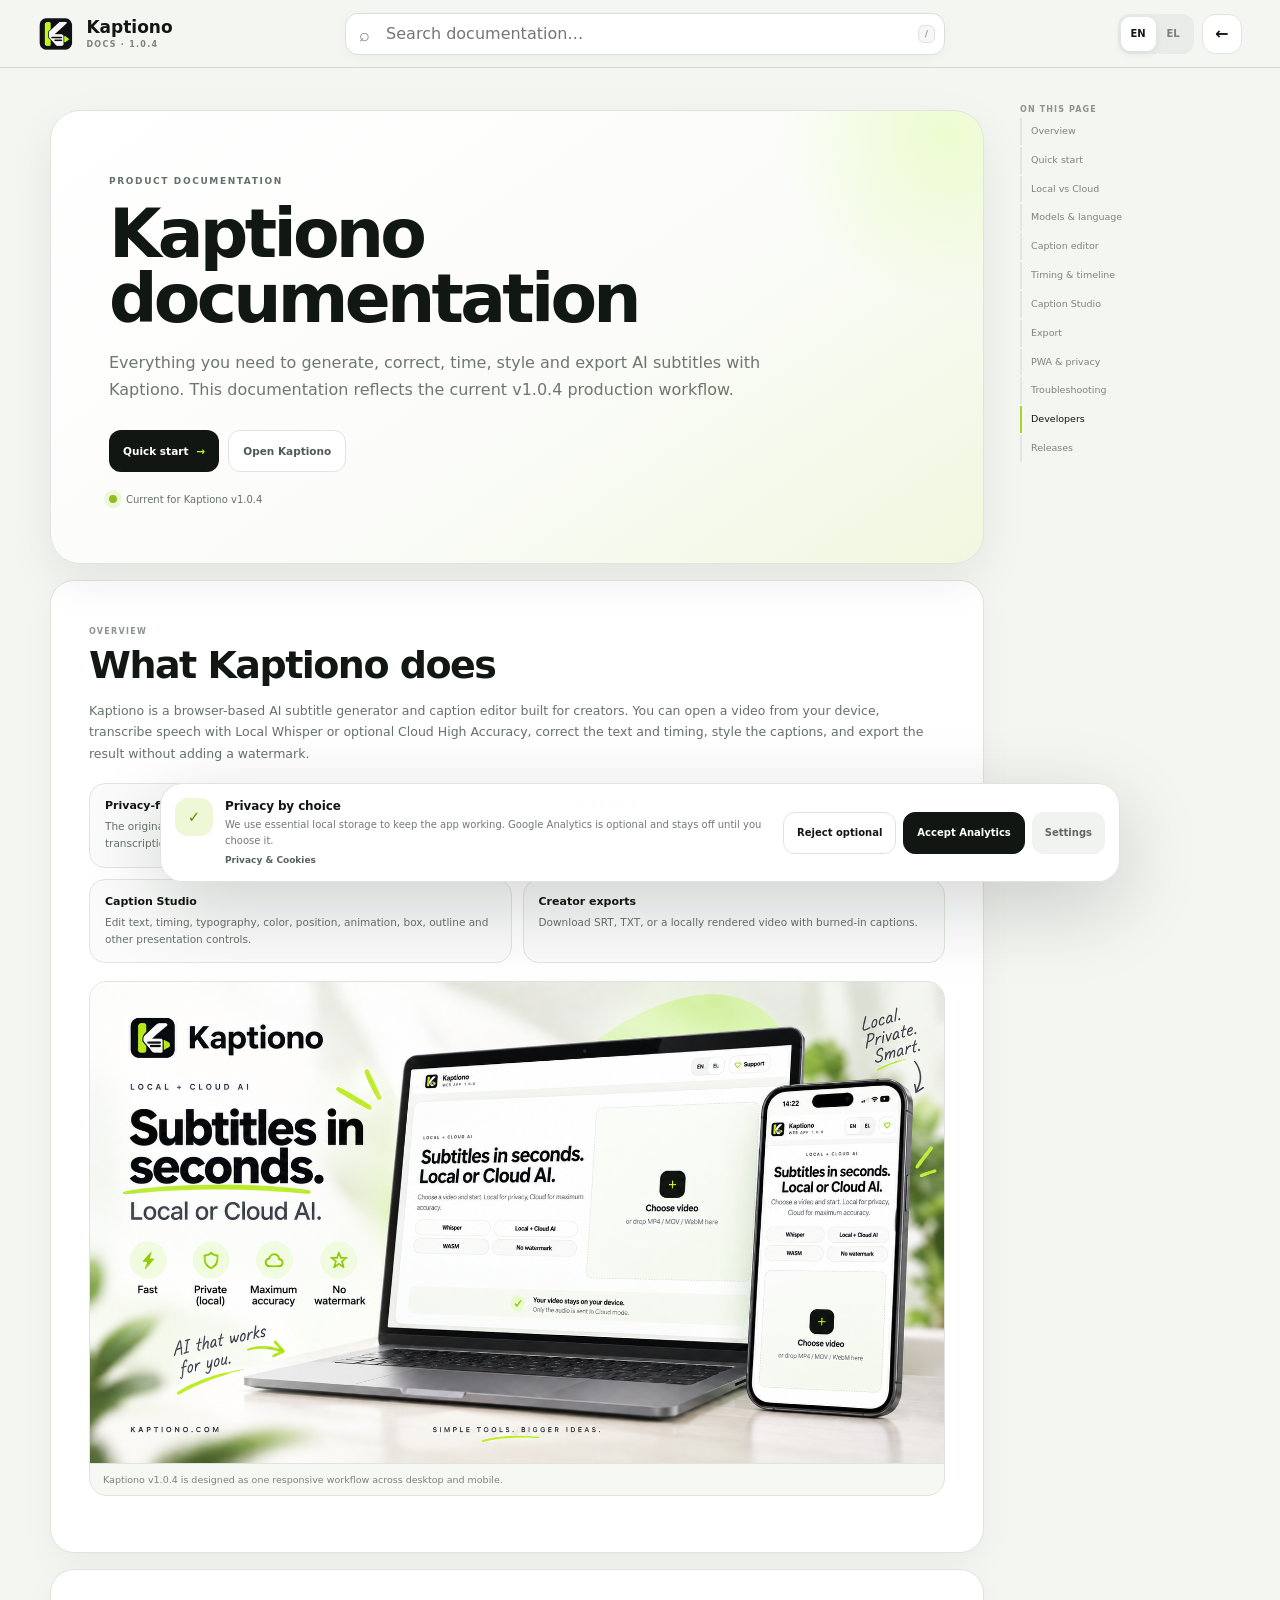
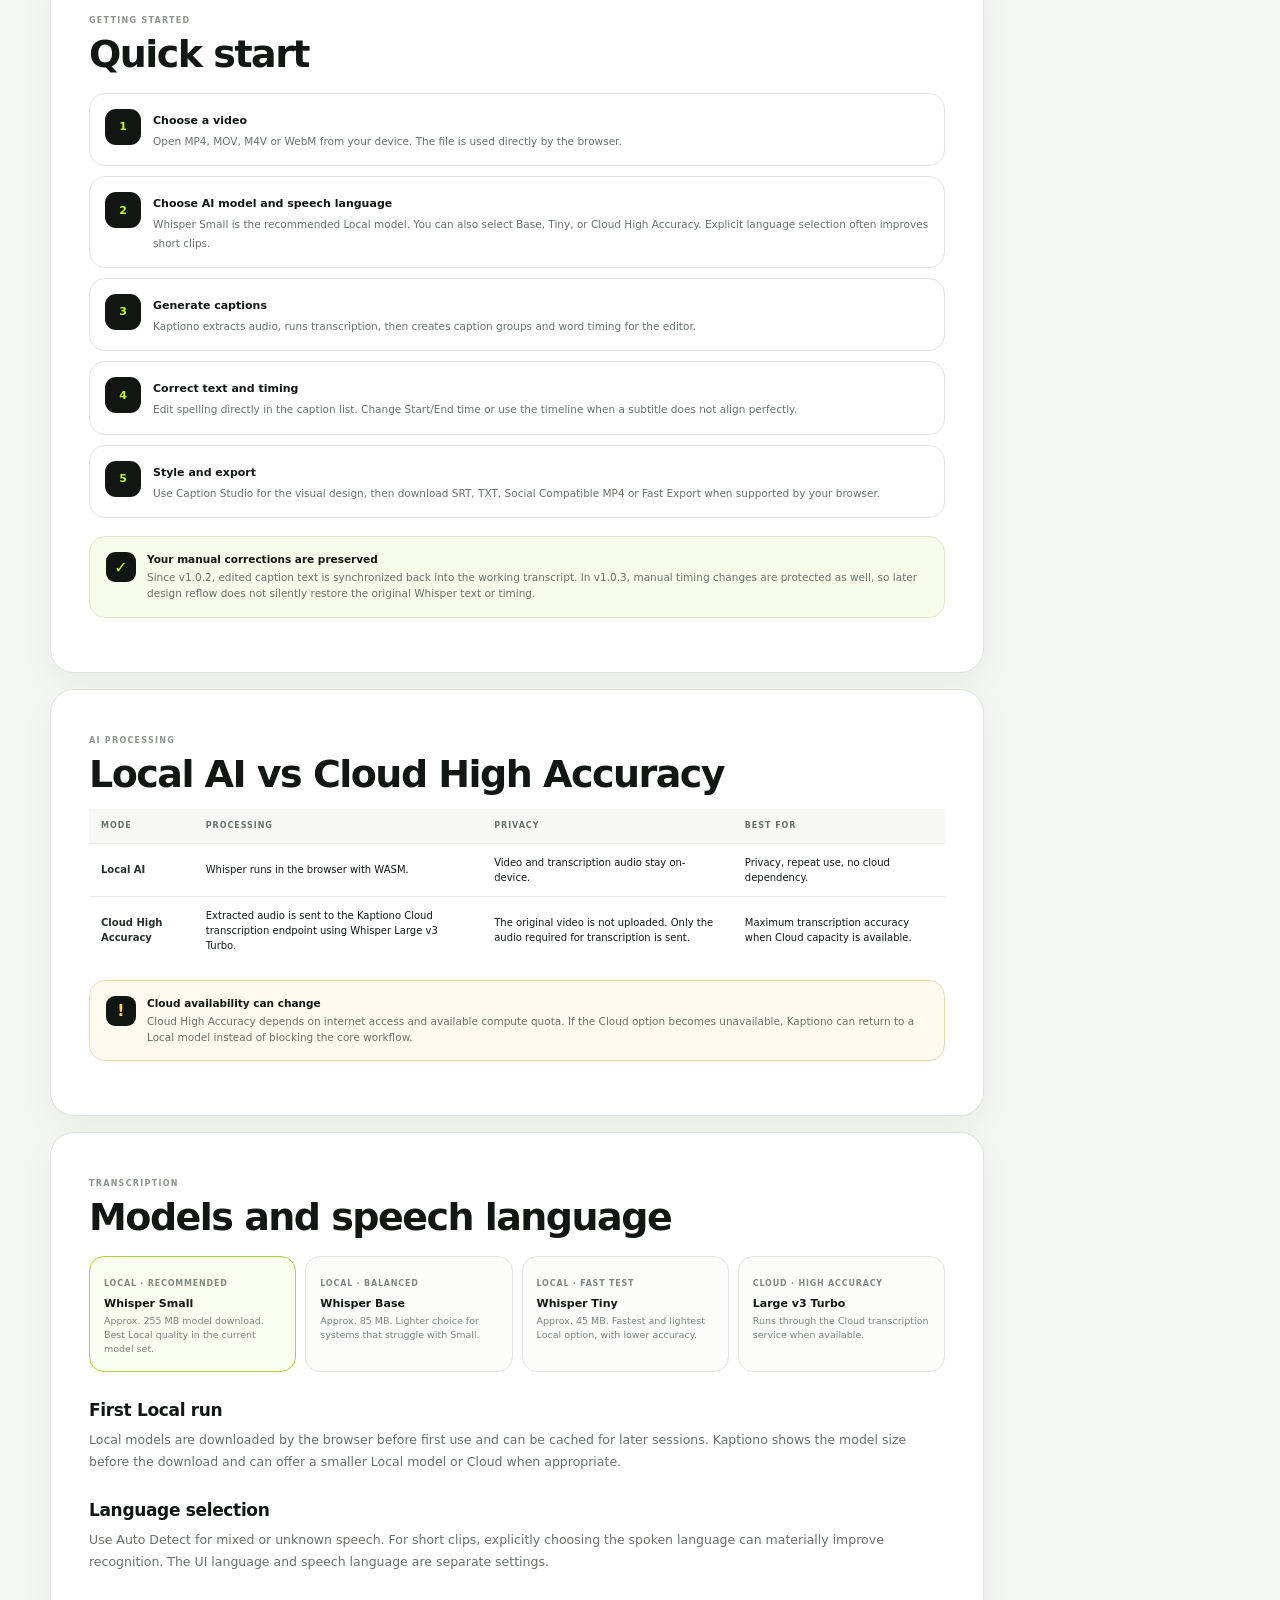
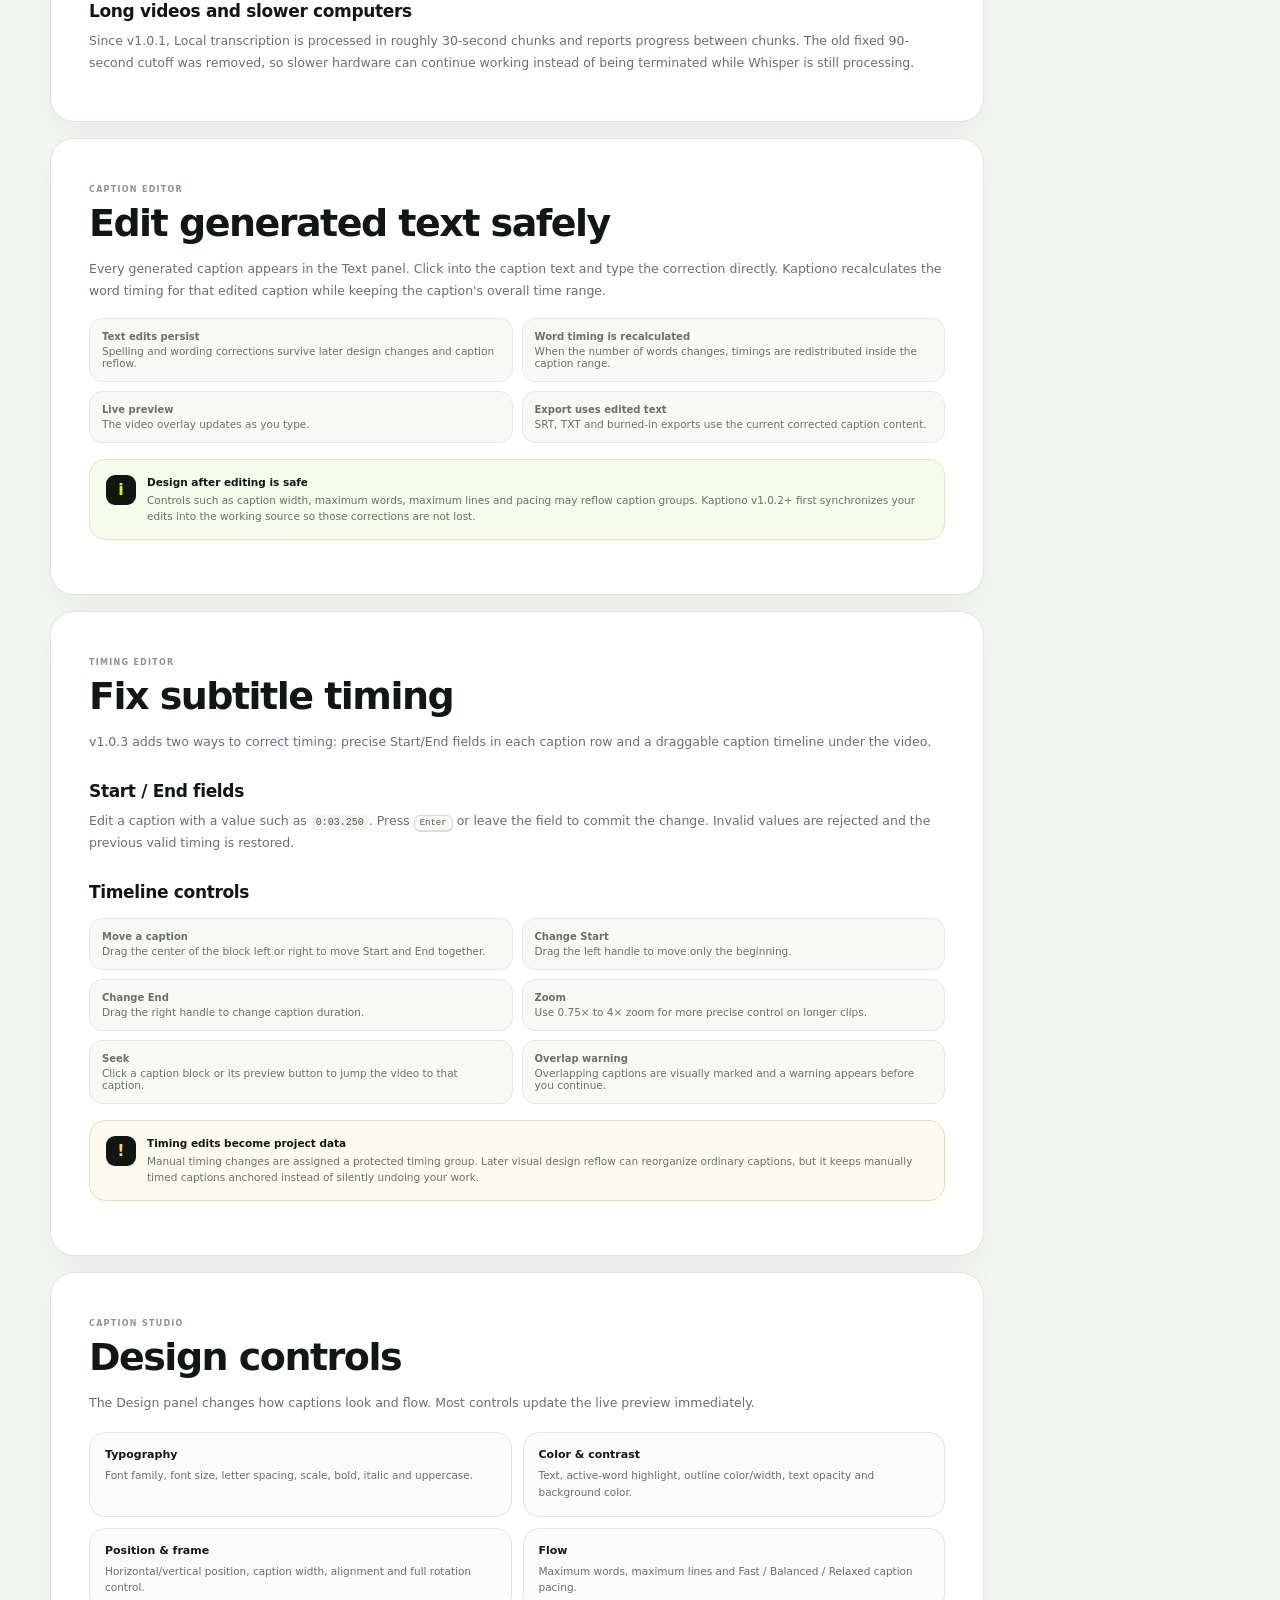
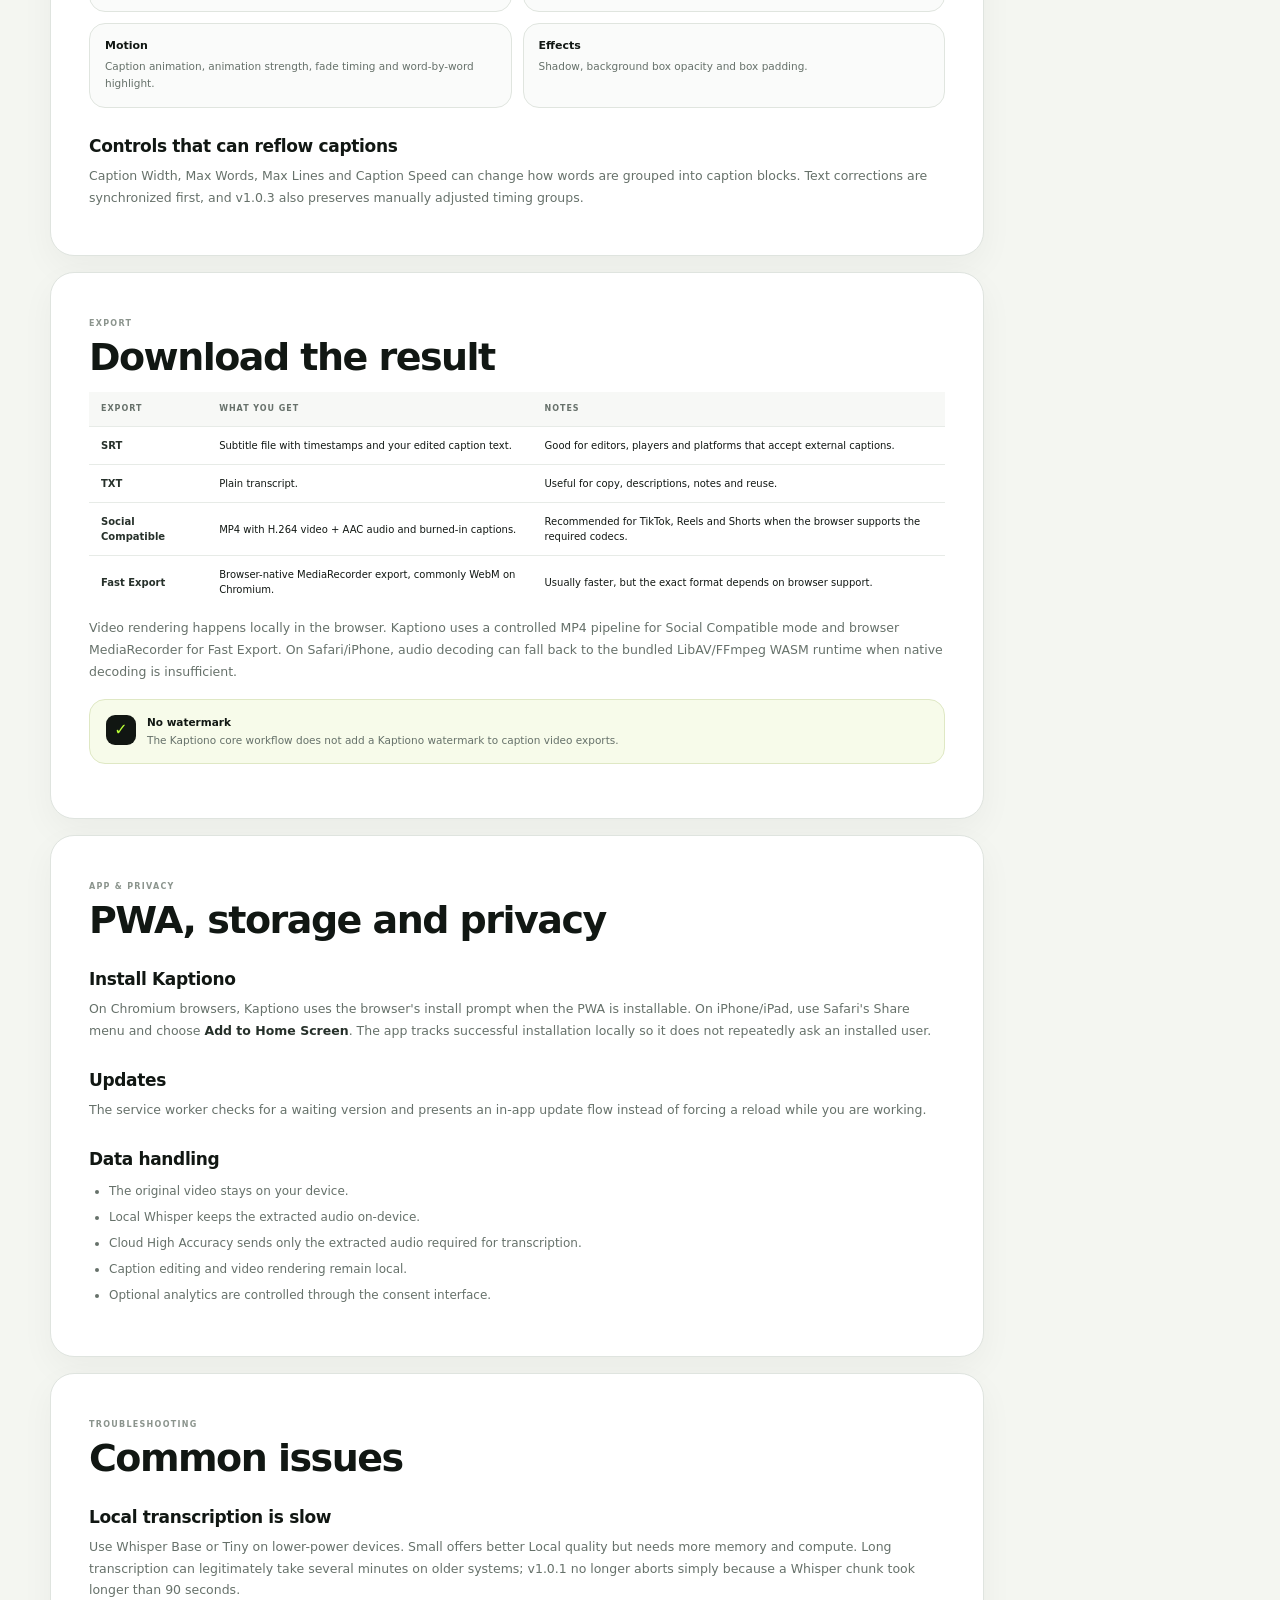
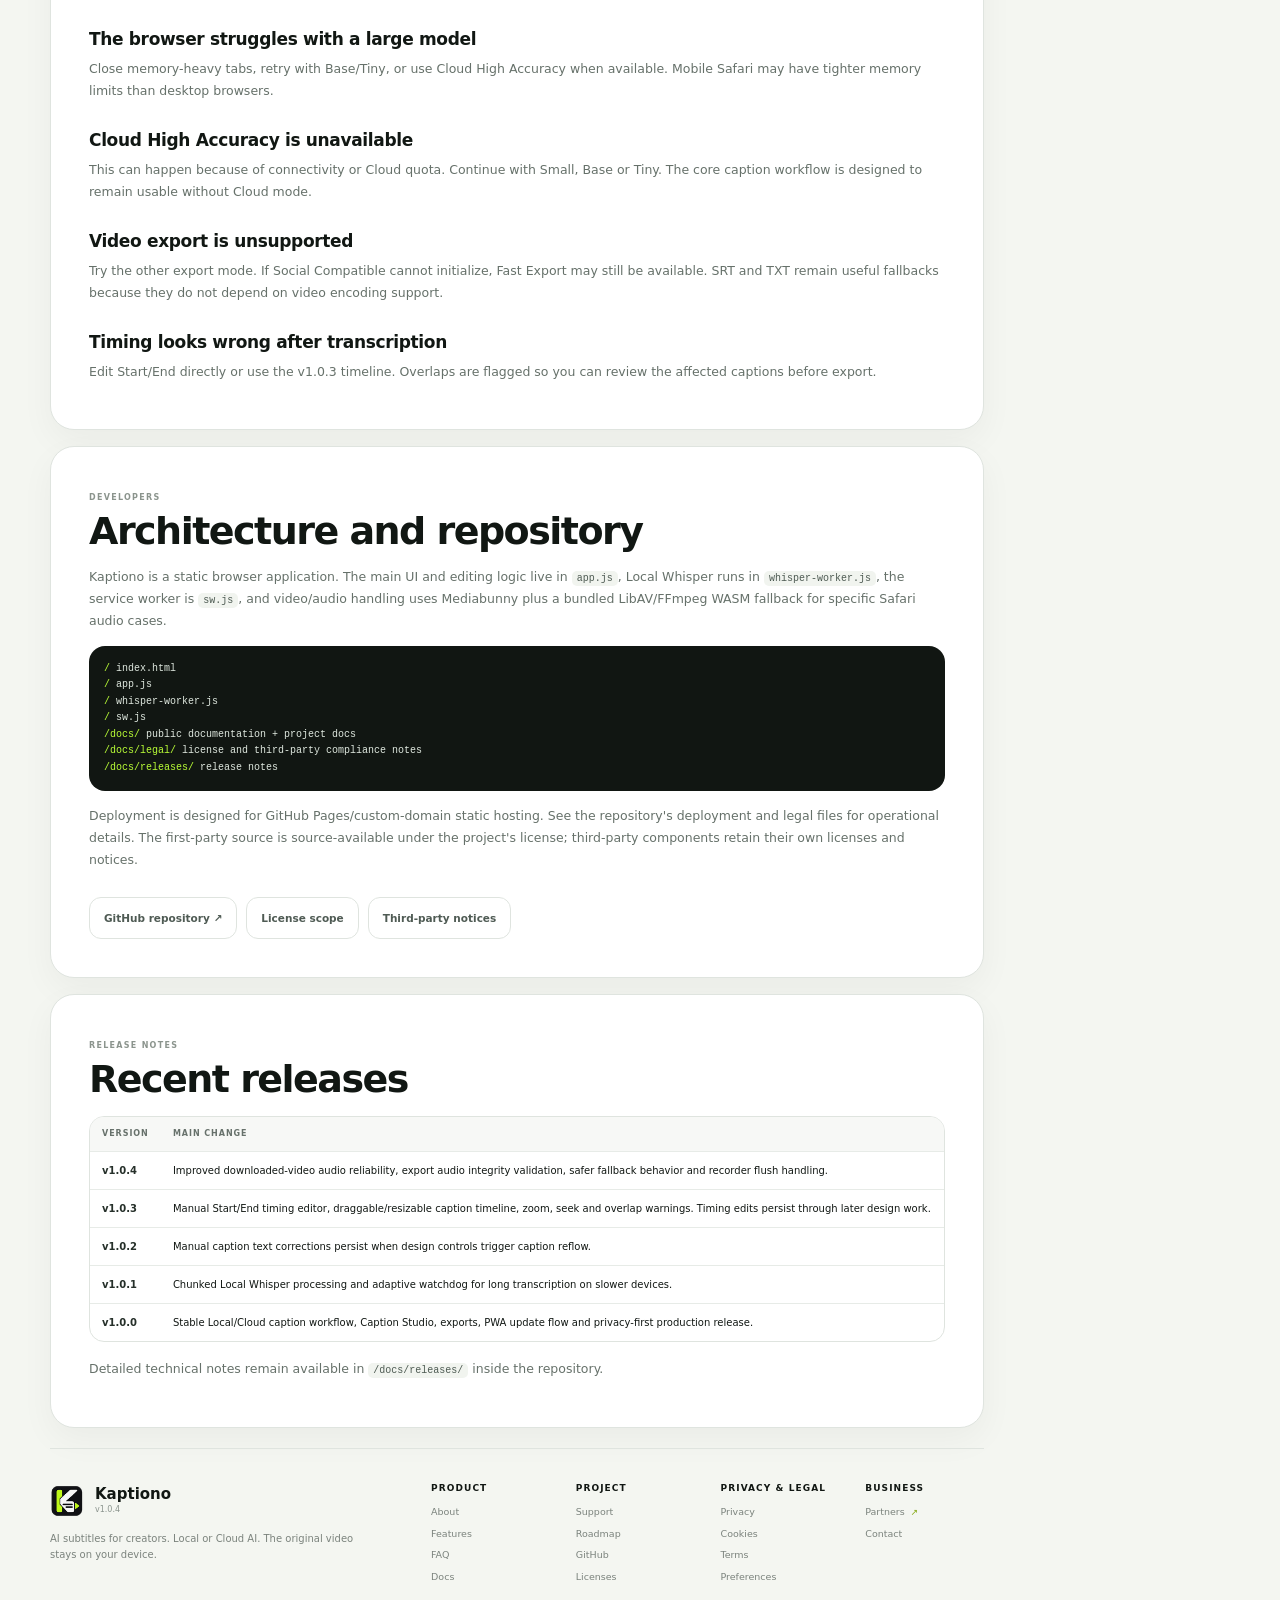
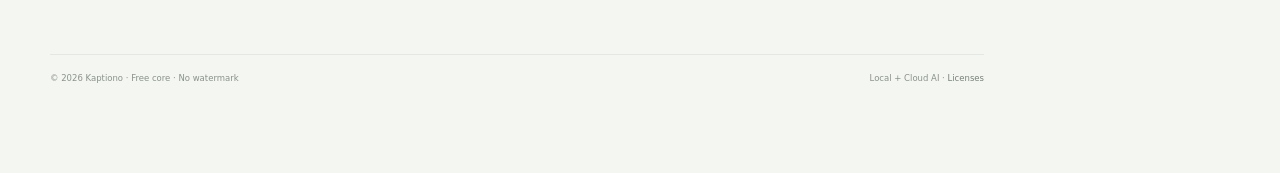
<file: docs/index.html>
<!DOCTYPE html>

<html lang="en">
<head>
<meta charset="utf-8"/>
<meta content="width=device-width, initial-scale=1, viewport-fit=cover" name="viewport"/>
<meta content="#f4f6f1" name="theme-color"/>
<meta content="light" name="color-scheme"/>
<meta content="index, follow, max-image-preview:large, max-snippet:-1, max-video-preview:-1" name="robots"/>
<meta content="Complete Kaptiono documentation for Local and Cloud AI subtitles, caption editing, manual timing, Caption Studio, exports, PWA, privacy and troubleshooting." name="description"/>
<link href="https://kaptiono.com/docs/" rel="canonical"/>
<link href="https://kaptiono.com/docs/" hreflang="en" rel="alternate"/>
<link href="https://kaptiono.com/docs/el/" hreflang="el" rel="alternate"/>
<link href="https://kaptiono.com/docs/" hreflang="x-default" rel="alternate"/>
<meta content="website" property="og:type"/>
<meta content="Kaptiono" property="og:site_name"/>
<meta content="Kaptiono - Documentation" property="og:title"/>
<meta content="Complete Kaptiono documentation for Local and Cloud AI subtitles, caption editing, manual timing, Caption Studio, exports, PWA, privacy and troubleshooting." property="og:description"/>
<meta content="https://kaptiono.com/docs/" property="og:url"/>
<meta content="https://kaptiono.com/assets/share/kaptiono-social-v1-1200x630.png" property="og:image"/>
<meta content="summary_large_image" name="twitter:card"/>
<meta content="Kaptiono - Documentation" name="twitter:title"/>
<meta content="Complete Kaptiono documentation for Local and Cloud AI subtitles, caption editing, manual timing, Caption Studio, exports, PWA, privacy and troubleshooting." name="twitter:description"/>
<meta content="https://kaptiono.com/assets/share/kaptiono-social-v1-1200x630.png" name="twitter:image"/>
<title>Kaptiono - Documentation</title>
<link href="/assets/icons/favicon-32x32.png" rel="icon" sizes="32x32" type="image/png"/>
<link href="/assets/icons/apple-touch-icon.png" rel="apple-touch-icon" sizes="180x180"/>
<link href="/styles.css?v=1.0.4" rel="stylesheet"/>
<link href="/footer.css?v=1.0.4" rel="stylesheet"/>
<link href="/docs/docs.css?v=1.0.4&amp;rev=mobile-polish" rel="stylesheet"/>
<script src="/consent.js?v=1.0.4"></script>
<script type="application/ld+json">{"@context":"https://schema.org","@type":"TechArticle","headline":"Kaptiono documentation","name":"Kaptiono - Documentation","url":"https://kaptiono.com/docs/","inLanguage":"en","dateModified":"2026-09-30","publisher":{"@type":"Organization","name":"Kaptiono","url":"https://kaptiono.com/"}}</script>
</head>
<body>
<header class="docs-topbar">
<a class="docs-brand" href="/docs/"><img alt="" src="/assets/icons/icon-64.png"/><span><strong>Kaptiono</strong><small>DOCS · 1.0.4</small></span></a>
<div class="docs-search-wrap"><input aria-label="Search documentation…" autocomplete="off" class="docs-search" id="docsSearch" placeholder="Search documentation…" type="search"/><span class="search-key">/</span></div>
<div class="docs-actions"><button aria-label="Search" class="docs-menu-btn" id="docsSearchToggle" type="button">⌕</button><div class="docs-lang"><a class="active" href="/docs/">EN</a><a href="/docs/el/">EL</a></div><a aria-label="Back to Kaptiono" class="legal-home-link" href="/">←</a><button aria-label="Menu" class="docs-menu-btn" id="docsMenuBtn" type="button">☰</button></div>
</header>
<div class="docs-mobile-overlay" id="docsOverlay"></div>
<div class="docs-layout">
<aside class="docs-sidebar"><div class="sidebar-head"><strong>KAPTIONO DOCS</strong><span class="sidebar-version">v1.0.4</span></div><div class="nav-group"><b>Getting started</b><a href="#overview">Overview</a><a href="#quick-start">Quick start</a></div><div class="nav-group"><b>AI &amp; transcription</b><a href="#local-cloud">Local vs Cloud</a><a href="#models">Models &amp; language</a></div><div class="nav-group"><b>Editing</b><a href="#caption-editor">Caption editor</a><a href="#timing">Timing &amp; timeline</a><a href="#design">Caption Studio</a></div><div class="nav-group"><b>Output &amp; app</b><a href="#export">Export</a><a href="#pwa-privacy">PWA &amp; privacy</a><a href="#troubleshooting">Troubleshooting</a></div><div class="nav-group"><b>Project</b><a href="#developers">Developers</a><a href="#releases">Releases</a></div></aside>
<main class="docs-main">
<section class="docs-hero"><span class="docs-kicker">PRODUCT DOCUMENTATION</span><h1>Kaptiono documentation</h1><p>Everything you need to generate, correct, time, style and export AI subtitles with Kaptiono. This documentation reflects the current v1.0.4 production workflow.</p><div class="hero-actions"><a class="primary" href="#quick-start">Quick start<b>→</b></a><a class="secondary" href="/">Open Kaptiono</a></div><div class="doc-version-note"><i></i><span>Current for Kaptiono v1.0.4</span></div></section>
<div class="search-summary" id="searchSummary"></div><div class="search-empty" id="searchEmpty"><b>Nothing matched your search</b><p>Try a different term or browse the topic menu.</p></div>
<section class="doc-section" data-search="overview what is kaptiono privacy browser subtitles creators local cloud ai" id="overview">
<span class="section-eyebrow">Overview</span><h2>What Kaptiono does</h2>
<p>Kaptiono is a browser-based AI subtitle generator and caption editor built for creators. You can open a video from your device, transcribe speech with Local Whisper or optional Cloud High Accuracy, correct the text and timing, style the captions, and export the result without adding a watermark.</p>
<div class="doc-grid"><div class="doc-card"><b>Privacy-first workflow</b><p>The original video remains on your device. Local Whisper keeps transcription audio local too.</p></div><div class="doc-card"><b>Local or Cloud AI</b><p>Choose local processing for privacy and offline-friendly workflows, or Cloud High Accuracy when maximum transcription quality matters.</p></div><div class="doc-card"><b>Caption Studio</b><p>Edit text, timing, typography, color, position, animation, box, outline and other presentation controls.</p></div><div class="doc-card"><b>Creator exports</b><p>Download SRT, TXT, or a locally rendered video with burned-in captions.</p></div></div>
<figure class="docs-shot"><img alt="Kaptiono shown on desktop and mobile" src="/assets/screenshots/kaptiono-product-showcase.png"/><figcaption>Kaptiono v1.0.4 is designed as one responsive workflow across desktop and mobile.</figcaption></figure>
</section>
<section class="doc-section" data-search="quick start workflow choose video generate captions edit design export mp4 mov m4v webm" id="quick-start">
<span class="section-eyebrow">Getting started</span><h2>Quick start</h2>
<div class="steps"><div class="step"><div><b>Choose a video</b><p>Open MP4, MOV, M4V or WebM from your device. The file is used directly by the browser.</p></div></div><div class="step"><div><b>Choose AI model and speech language</b><p>Whisper Small is the recommended Local model. You can also select Base, Tiny, or Cloud High Accuracy. Explicit language selection often improves short clips.</p></div></div><div class="step"><div><b>Generate captions</b><p>Kaptiono extracts audio, runs transcription, then creates caption groups and word timing for the editor.</p></div></div><div class="step"><div><b>Correct text and timing</b><p>Edit spelling directly in the caption list. Change Start/End time or use the timeline when a subtitle does not align perfectly.</p></div></div><div class="step"><div><b>Style and export</b><p>Use Caption Studio for the visual design, then download SRT, TXT, Social Compatible MP4 or Fast Export when supported by your browser.</p></div></div></div>
<div class="callout"><span class="callout-mark">✓</span><div><b>Your manual corrections are preserved</b><p>Since v1.0.2, edited caption text is synchronized back into the working transcript. In v1.0.3, manual timing changes are protected as well, so later design reflow does not silently restore the original Whisper text or timing.</p></div></div>
</section>
<section class="doc-section" data-search="local cloud privacy audio upload high accuracy cloudflare quota fallback original video" id="local-cloud">
<span class="section-eyebrow">AI processing</span><h2>Local AI vs Cloud High Accuracy</h2>
<table class="docs-table"><thead><tr><th>Mode</th><th>Processing</th><th>Privacy</th><th>Best for</th></tr></thead><tbody><tr><td data-label="Mode"><strong>Local AI</strong></td><td data-label="Processing">Whisper runs in the browser with WASM.</td><td data-label="Privacy">Video and transcription audio stay on-device.</td><td data-label="Best for">Privacy, repeat use, no cloud dependency.</td></tr><tr><td data-label="Mode"><strong>Cloud High Accuracy</strong></td><td data-label="Processing">Extracted audio is sent to the Kaptiono Cloud transcription endpoint using Whisper Large v3 Turbo.</td><td data-label="Privacy">The original video is not uploaded. Only the audio required for transcription is sent.</td><td data-label="Best for">Maximum transcription accuracy when Cloud capacity is available.</td></tr></tbody></table>
<div class="callout warn"><span class="callout-mark">!</span><div><b>Cloud availability can change</b><p>Cloud High Accuracy depends on internet access and available compute quota. If the Cloud option becomes unavailable, Kaptiono can return to a Local model instead of blocking the core workflow.</p></div></div>
</section>
<section class="doc-section" data-search="whisper small base tiny large v3 turbo model download 255 85 45 mb language auto detect" id="models">
<span class="section-eyebrow">Transcription</span><h2>Models and speech language</h2>
<div class="model-grid"><div class="model-card recommended"><span>LOCAL · RECOMMENDED</span><b>Whisper Small</b><small>Approx. 255 MB model download. Best Local quality in the current model set.</small></div><div class="model-card"><span>LOCAL · BALANCED</span><b>Whisper Base</b><small>Approx. 85 MB. Lighter choice for systems that struggle with Small.</small></div><div class="model-card"><span>LOCAL · FAST TEST</span><b>Whisper Tiny</b><small>Approx. 45 MB. Fastest and lightest Local option, with lower accuracy.</small></div><div class="model-card"><span>CLOUD · HIGH ACCURACY</span><b>Large v3 Turbo</b><small>Runs through the Cloud transcription service when available.</small></div></div>
<h3>First Local run</h3><p>Local models are downloaded by the browser before first use and can be cached for later sessions. Kaptiono shows the model size before the download and can offer a smaller Local model or Cloud when appropriate.</p>
<h3>Language selection</h3><p>Use Auto Detect for mixed or unknown speech. For short clips, explicitly choosing the spoken language can materially improve recognition. The UI language and speech language are separate settings.</p>
<h3>Long videos and slower computers</h3><p>Since v1.0.1, Local transcription is processed in roughly 30-second chunks and reports progress between chunks. The old fixed 90-second cutoff was removed, so slower hardware can continue working instead of being terminated while Whisper is still processing.</p>
</section>
<section class="doc-section" data-search="caption editor spelling correction text edit persistent corrections transcript words reflow" id="caption-editor">
<span class="section-eyebrow">Caption editor</span><h2>Edit generated text safely</h2>
<p>Every generated caption appears in the Text panel. Click into the caption text and type the correction directly. Kaptiono recalculates the word timing for that edited caption while keeping the caption's overall time range.</p>
<div class="feature-list"><div><b>Text edits persist</b>Spelling and wording corrections survive later design changes and caption reflow.</div><div><b>Word timing is recalculated</b>When the number of words changes, timings are redistributed inside the caption range.</div><div><b>Live preview</b>The video overlay updates as you type.</div><div><b>Export uses edited text</b>SRT, TXT and burned-in exports use the current corrected caption content.</div></div>
<div class="callout"><span class="callout-mark">i</span><div><b>Design after editing is safe</b><p>Controls such as caption width, maximum words, maximum lines and pacing may reflow caption groups. Kaptiono v1.0.2+ first synchronizes your edits into the working source so those corrections are not lost.</p></div></div>
</section>
<section class="doc-section" data-search="timing start end timeline drag resize caption duration overlap zoom seek manual timing 0.75 4" id="timing">
<span class="section-eyebrow">Timing editor</span><h2>Fix subtitle timing</h2>
<p>v1.0.3 adds two ways to correct timing: precise Start/End fields in each caption row and a draggable caption timeline under the video.</p>
<h3>Start / End fields</h3><p>Edit a caption with a value such as <span class="inline-code">0:03.250</span>. Press <span class="kbd">Enter</span> or leave the field to commit the change. Invalid values are rejected and the previous valid timing is restored.</p>
<h3>Timeline controls</h3><div class="feature-list"><div><b>Move a caption</b>Drag the center of the block left or right to move Start and End together.</div><div><b>Change Start</b>Drag the left handle to move only the beginning.</div><div><b>Change End</b>Drag the right handle to change caption duration.</div><div><b>Zoom</b>Use 0.75× to 4× zoom for more precise control on longer clips.</div><div><b>Seek</b>Click a caption block or its preview button to jump the video to that caption.</div><div><b>Overlap warning</b>Overlapping captions are visually marked and a warning appears before you continue.</div></div>
<div class="callout warn"><span class="callout-mark">!</span><div><b>Timing edits become project data</b><p>Manual timing changes are assigned a protected timing group. Later visual design reflow can reorganize ordinary captions, but it keeps manually timed captions anchored instead of silently undoing your work.</p></div></div>
</section>
<section class="doc-section" data-search="design caption studio preset font typography colors position width rotation lines words animation highlight shadow box padding" id="design">
<span class="section-eyebrow">Caption Studio</span><h2>Design controls</h2>
<p>The Design panel changes how captions look and flow. Most controls update the live preview immediately.</p>
<div class="doc-grid"><div class="doc-card"><b>Typography</b><p>Font family, font size, letter spacing, scale, bold, italic and uppercase.</p></div><div class="doc-card"><b>Color &amp; contrast</b><p>Text, active-word highlight, outline color/width, text opacity and background color.</p></div><div class="doc-card"><b>Position &amp; frame</b><p>Horizontal/vertical position, caption width, alignment and full rotation control.</p></div><div class="doc-card"><b>Flow</b><p>Maximum words, maximum lines and Fast / Balanced / Relaxed caption pacing.</p></div><div class="doc-card"><b>Motion</b><p>Caption animation, animation strength, fade timing and word-by-word highlight.</p></div><div class="doc-card"><b>Effects</b><p>Shadow, background box opacity and box padding.</p></div></div>
<h3>Controls that can reflow captions</h3><p>Caption Width, Max Words, Max Lines and Caption Speed can change how words are grouped into caption blocks. Text corrections are synchronized first, and v1.0.3 also preserves manually adjusted timing groups.</p>
</section>
<section class="doc-section" data-search="export srt txt mp4 h264 aac social compatible fast export webm mediarecorder burned captions tiktok reels shorts" id="export">
<span class="section-eyebrow">Export</span><h2>Download the result</h2>
<table class="docs-table"><thead><tr><th>Export</th><th>What you get</th><th>Notes</th></tr></thead><tbody><tr><td data-label="Export"><strong>SRT</strong></td><td data-label="What you get">Subtitle file with timestamps and your edited caption text.</td><td data-label="Notes">Good for editors, players and platforms that accept external captions.</td></tr><tr><td data-label="Export"><strong>TXT</strong></td><td data-label="What you get">Plain transcript.</td><td data-label="Notes">Useful for copy, descriptions, notes and reuse.</td></tr><tr><td data-label="Export"><strong>Social Compatible</strong></td><td data-label="What you get">MP4 with H.264 video + AAC audio and burned-in captions.</td><td data-label="Notes">Recommended for TikTok, Reels and Shorts when the browser supports the required codecs.</td></tr><tr><td data-label="Export"><strong>Fast Export</strong></td><td data-label="What you get">Browser-native MediaRecorder export, commonly WebM on Chromium.</td><td data-label="Notes">Usually faster, but the exact format depends on browser support.</td></tr></tbody></table>
<p>Video rendering happens locally in the browser. Kaptiono uses a controlled MP4 pipeline for Social Compatible mode and browser MediaRecorder for Fast Export. On Safari/iPhone, audio decoding can fall back to the bundled LibAV/FFmpeg WASM runtime when native decoding is insufficient.</p>
<div class="callout"><span class="callout-mark">✓</span><div><b>No watermark</b><p>The Kaptiono core workflow does not add a Kaptiono watermark to caption video exports.</p></div></div>
</section>
<section class="doc-section" data-search="pwa install ios home screen android desktop privacy local storage analytics cookies offline cache update" id="pwa-privacy">
<span class="section-eyebrow">App &amp; privacy</span><h2>PWA, storage and privacy</h2>
<h3>Install Kaptiono</h3><p>On Chromium browsers, Kaptiono uses the browser's install prompt when the PWA is installable. On iPhone/iPad, use Safari's Share menu and choose <strong>Add to Home Screen</strong>. The app tracks successful installation locally so it does not repeatedly ask an installed user.</p>
<h3>Updates</h3><p>The service worker checks for a waiting version and presents an in-app update flow instead of forcing a reload while you are working.</p>
<h3>Data handling</h3><ul><li>The original video stays on your device.</li><li>Local Whisper keeps the extracted audio on-device.</li><li>Cloud High Accuracy sends only the extracted audio required for transcription.</li><li>Caption editing and video rendering remain local.</li><li>Optional analytics are controlled through the consent interface.</li></ul>
</section>
<section class="doc-section" data-search="troubleshooting slow model loading crash memory safari iphone export error unsupported codec cloud unavailable 90 seconds" id="troubleshooting">
<span class="section-eyebrow">Troubleshooting</span><h2>Common issues</h2>
<h3>Local transcription is slow</h3><p>Use Whisper Base or Tiny on lower-power devices. Small offers better Local quality but needs more memory and compute. Long transcription can legitimately take several minutes on older systems; v1.0.1 no longer aborts simply because a Whisper chunk took longer than 90 seconds.</p>
<h3>The browser struggles with a large model</h3><p>Close memory-heavy tabs, retry with Base/Tiny, or use Cloud High Accuracy when available. Mobile Safari may have tighter memory limits than desktop browsers.</p>
<h3>Cloud High Accuracy is unavailable</h3><p>This can happen because of connectivity or Cloud quota. Continue with Small, Base or Tiny. The core caption workflow is designed to remain usable without Cloud mode.</p>
<h3>Video export is unsupported</h3><p>Try the other export mode. If Social Compatible cannot initialize, Fast Export may still be available. SRT and TXT remain useful fallbacks because they do not depend on video encoding support.</p>
<h3>Timing looks wrong after transcription</h3><p>Edit Start/End directly or use the v1.0.3 timeline. Overlaps are flagged so you can review the affected captions before export.</p>
</section>
<section class="doc-section" data-search="developers architecture app js whisper worker mediabunny libav service worker github pages local development repository license" id="developers">
<span class="section-eyebrow">Developers</span><h2>Architecture and repository</h2>
<p>Kaptiono is a static browser application. The main UI and editing logic live in <span class="inline-code">app.js</span>, Local Whisper runs in <span class="inline-code">whisper-worker.js</span>, the service worker is <span class="inline-code">sw.js</span>, and video/audio handling uses Mediabunny plus a bundled LibAV/FFmpeg WASM fallback for specific Safari audio cases.</p>
<div class="code-block"><span class="lime">/</span> index.html<br/><span class="lime">/</span> app.js<br/><span class="lime">/</span> whisper-worker.js<br/><span class="lime">/</span> sw.js<br/><span class="lime">/docs/</span> public documentation + project docs<br/><span class="lime">/docs/legal/</span> license and third-party compliance notes<br/><span class="lime">/docs/releases/</span> release notes</div>
<p>Deployment is designed for GitHub Pages/custom-domain static hosting. See the repository's deployment and legal files for operational details. The first-party source is source-available under the project's license; third-party components retain their own licenses and notices.</p>
<div class="hero-actions"><a class="secondary" href="https://github.com/Donacgreece/Kaptiono" rel="noopener" target="_blank">GitHub repository ↗</a><a class="secondary" href="/docs/legal/LICENSE_SCOPE.md">License scope</a><a class="secondary" href="/THIRD_PARTY_NOTICES.md">Third-party notices</a></div>
</section>
<section class="doc-section" data-search="releases changelog 1.0.4 1.0.3 1.0.2 1.0.1 1.0.0 audio export timeline persistence chunk transcription" id="releases">
<span class="section-eyebrow">Release notes</span><h2>Recent releases</h2>
<div class="docs-table-wrap"><table class="docs-table"><thead><tr><th>Version</th><th>Main change</th></tr></thead><tbody><tr><td data-label="Version"><strong>v1.0.4</strong></td><td data-label="Main change">Improved downloaded-video audio reliability, export audio integrity validation, safer fallback behavior and recorder flush handling.</td></tr><tr><td data-label="Version"><strong>v1.0.3</strong></td><td data-label="Main change">Manual Start/End timing editor, draggable/resizable caption timeline, zoom, seek and overlap warnings. Timing edits persist through later design work.</td></tr><tr><td data-label="Version"><strong>v1.0.2</strong></td><td data-label="Main change">Manual caption text corrections persist when design controls trigger caption reflow.</td></tr><tr><td data-label="Version"><strong>v1.0.1</strong></td><td data-label="Main change">Chunked Local Whisper processing and adaptive watchdog for long transcription on slower devices.</td></tr><tr><td data-label="Version"><strong>v1.0.0</strong></td><td data-label="Main change">Stable Local/Cloud caption workflow, Caption Studio, exports, PWA update flow and privacy-first production release.</td></tr></tbody></table></div>
<p>Detailed technical notes remain available in <span class="inline-code">/docs/releases/</span> inside the repository.</p>
</section>
<div class="docs-footer-wrap"><footer class="kap-footer">
<div class="kap-footer-brand">
<a aria-label="Open Kaptiono" href="/"><img alt="" src="/assets/icons/icon-64.png"/><span><strong>Kaptiono</strong><small>v1.0.4</small></span></a>
<p>AI subtitles for creators. Local or Cloud AI. The original video stays on your device.</p>
</div>
<div class="kap-footer-links">
<div><b>Product</b><a href="/about/">About</a><a href="/about/#features">Features</a><a href="/about/#faq">FAQ</a><a href="/docs/">Docs</a></div>
<div><b>Project</b><a href="/?page=support">Support</a><a href="/?page=roadmap">Roadmap</a><a href="https://github.com/Donacgreece/Kaptiono" rel="noopener" target="_blank">GitHub</a><a href="/THIRD_PARTY_NOTICES.md">Licenses</a></div>
<div><b>Privacy &amp; Legal</b><a href="/privacy/">Privacy</a><a href="/cookies/">Cookies</a><a href="/terms/">Terms</a><button class="open-cookie-settings" type="button">Preferences</button></div>
<div><b>Business</b><a class="kap-footer-partners" href="/partners/">Partners</a><a href="mailto:info@kaptiono.com">Contact</a></div>
</div>
<div class="kap-footer-bottom"><span>© 2026 Kaptiono · Free core · No watermark</span><span>Local + Cloud AI · <a href="/THIRD_PARTY_NOTICES.md">Licenses</a></span></div>
</footer></div>
</main>
<aside class="docs-toc"><b>On this page</b><a href="#overview">Overview</a><a href="#quick-start">Quick start</a><a href="#local-cloud">Local vs Cloud</a><a href="#models">Models &amp; language</a><a href="#caption-editor">Caption editor</a><a href="#timing">Timing &amp; timeline</a><a href="#design">Caption Studio</a><a href="#export">Export</a><a href="#pwa-privacy">PWA &amp; privacy</a><a href="#troubleshooting">Troubleshooting</a><a href="#developers">Developers</a><a href="#releases">Releases</a></aside>
</div>
<script src="/docs/docs.js?v=1.0.4"></script>
</body>
</html>
</file>
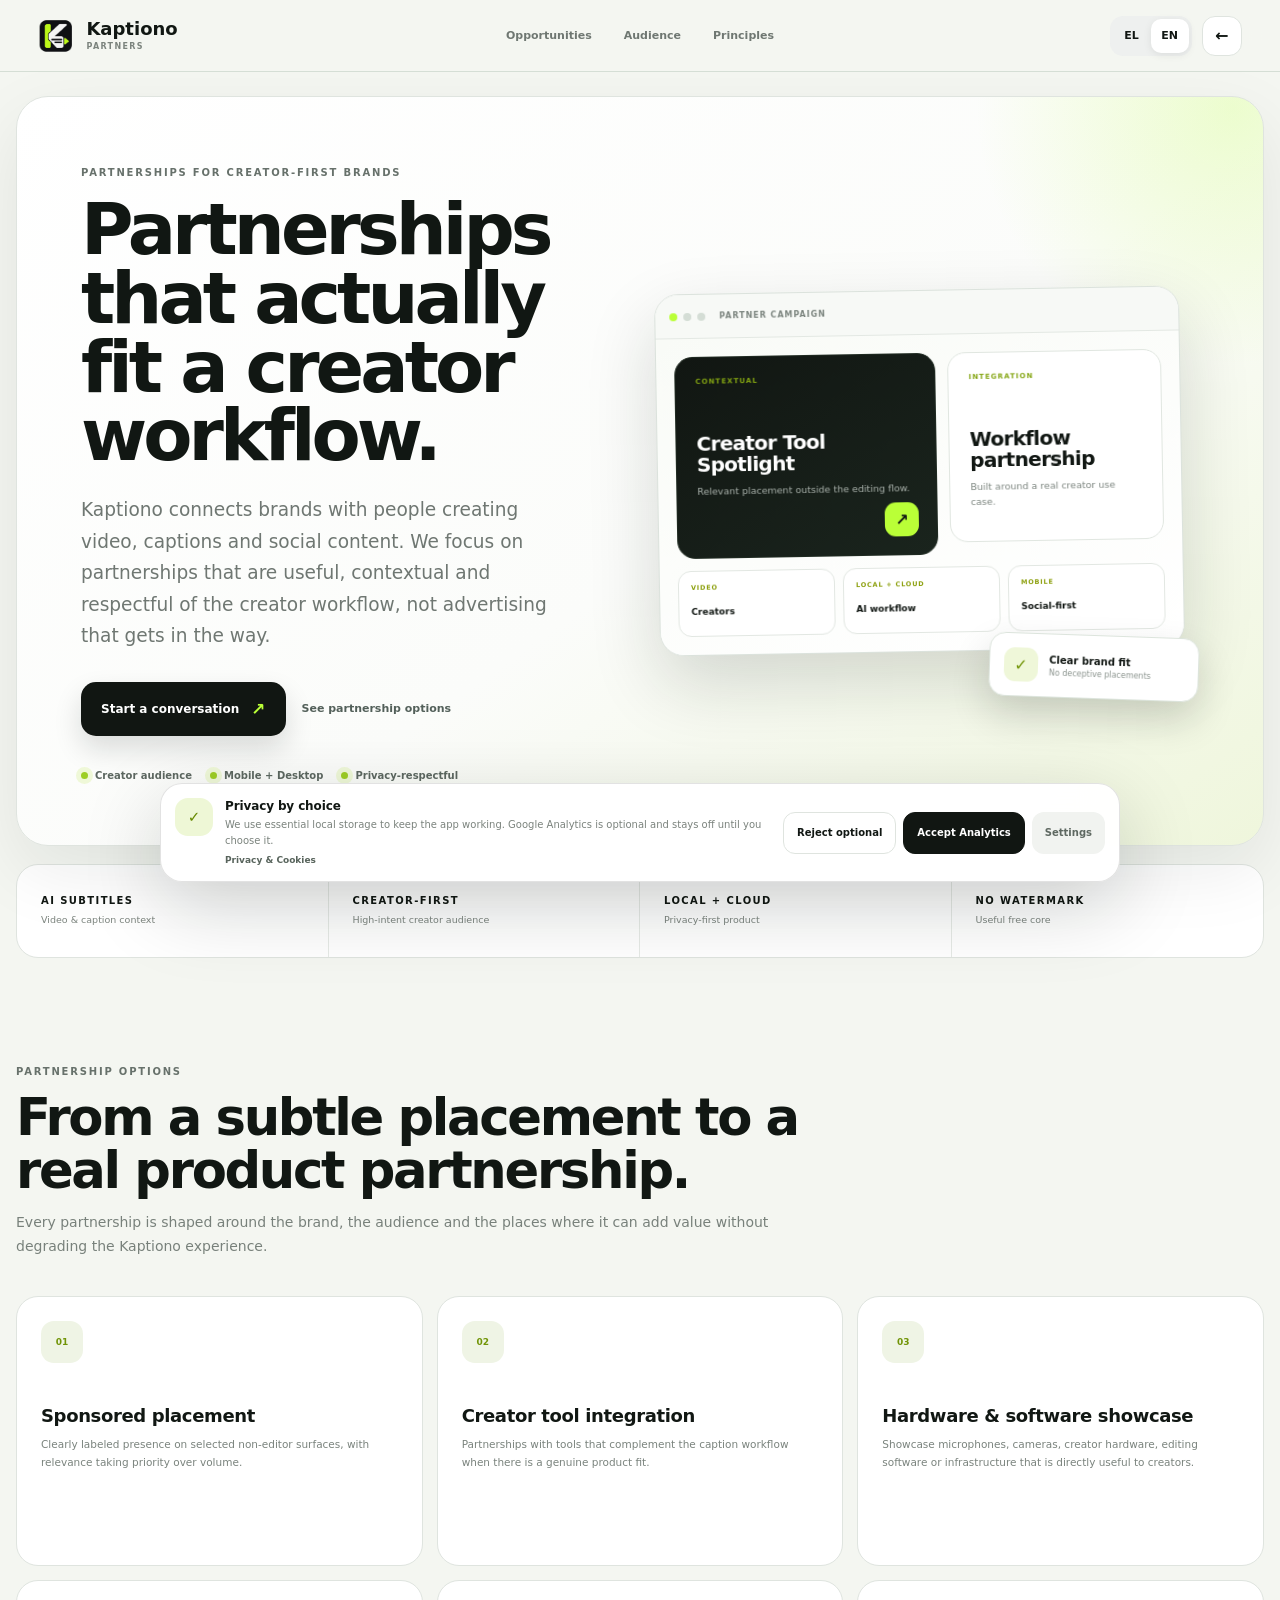
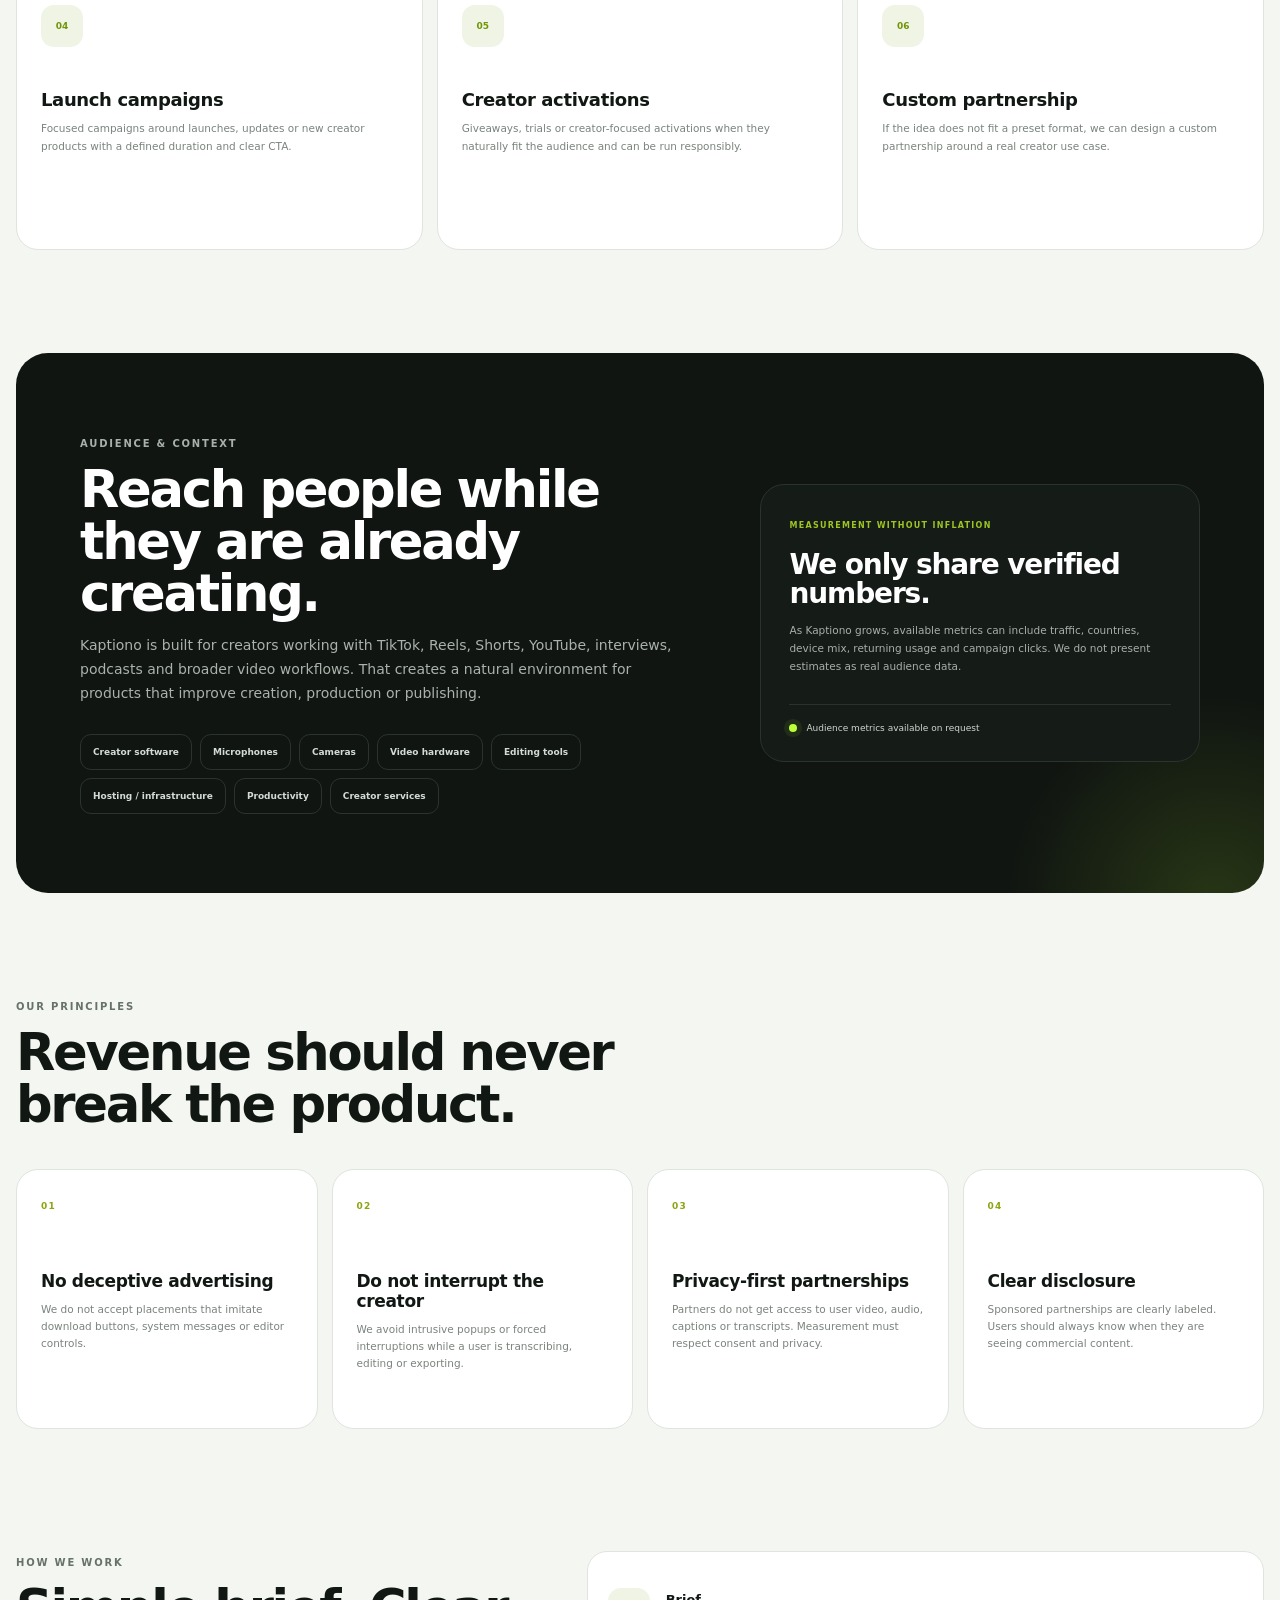
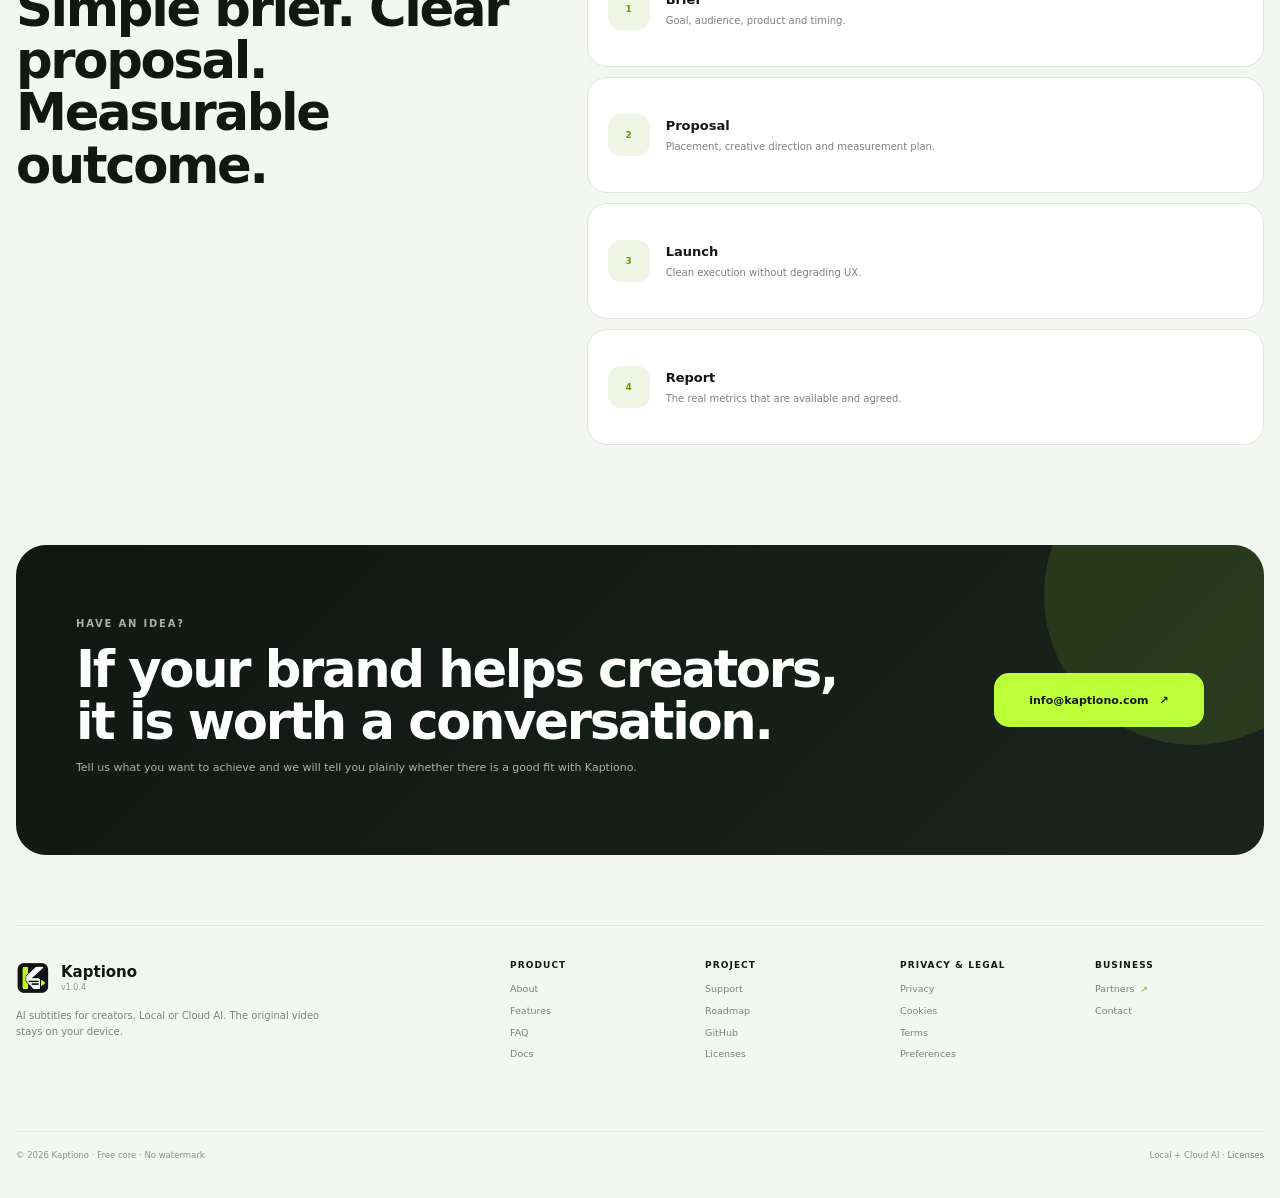
<file: partners/index.html>
<!doctype html>
<html lang="en">
<head>
  <meta charset="utf-8" />
  <meta name="viewport" content="width=device-width, initial-scale=1, viewport-fit=cover" />
  <meta name="theme-color" content="#f4f6f1" />
  <meta name="color-scheme" content="light" />
  <meta name="format-detection" content="telephone=no" />
  <meta name="application-name" content="Kaptiono" />
  <meta name="author" content="Kaptiono" />
  <meta name="robots" content="index, follow, max-image-preview:large, max-snippet:-1, max-video-preview:-1" />
  <meta name="description" content="Partner with Kaptiono on creator-focused sponsorships, product integrations and campaigns around AI subtitles, video workflows, creator software and hardware." />
  <link rel="canonical" href="https://kaptiono.com/partners/" />
  <link rel="describedby" href="https://kaptiono.com/llms.txt" />
  <meta property="og:type" content="website" />
  <meta property="og:site_name" content="Kaptiono" />
  <meta property="og:locale" content="en_US" />
  <meta property="og:locale:alternate" content="el_GR" />
  <meta property="og:title" content="Kaptiono - Partner with Kaptiono" />
  <meta property="og:description" content="Partnership opportunities for creator tools, software, hardware and brands serving video creators through relevant, privacy-respectful placements." />
  <meta property="og:url" content="https://kaptiono.com/partners/" />
  <meta property="og:image" content="https://kaptiono.com/assets/share/kaptiono-social-v1-1200x630.png" />
  <meta property="og:image:width" content="1200" />
  <meta property="og:image:height" content="630" />
  <meta property="og:image:alt" content="Kaptiono AI subtitle generator shown across desktop and mobile" />
  <meta name="twitter:card" content="summary_large_image" />
  <meta name="twitter:title" content="Kaptiono - Partner with Kaptiono" />
  <meta name="twitter:description" content="Partnership opportunities for creator tools, software, hardware and brands serving video creators." />
  <meta name="twitter:image" content="https://kaptiono.com/assets/share/kaptiono-social-v1-1200x630.png" />
  <meta name="twitter:image:alt" content="Kaptiono AI subtitle generator shown across desktop and mobile" />
  <title>Kaptiono - Partner with Kaptiono</title>
  <link rel="icon" href="../favicon.ico" />
  <link rel="icon" type="image/png" sizes="32x32" href="../assets/icons/favicon-32x32.png" />
  <link rel="apple-touch-icon" sizes="180x180" href="../assets/icons/apple-touch-icon.png" />
  <link rel="manifest" href="../manifest.webmanifest" />
  <link rel="stylesheet" href="../styles.css?v=1.0.4" />
  <link rel="stylesheet" href="../footer.css?v=1.0.4" />
  <link rel="stylesheet" href="../about/about.css?v=1.0.4" />
  <link rel="stylesheet" href="./partners.css?v=1.0.4" />
  <script src="../consent.js?v=1.0.4"></script>
  <script type="application/ld+json">
{
  "@context": "https://schema.org",
  "@graph": [
    {
      "@type": "Organization",
      "@id": "https://kaptiono.com/#organization",
      "name": "Kaptiono",
      "url": "https://kaptiono.com/",
      "logo": "https://kaptiono.com/assets/icons/icon-512.png",
      "email": "info@kaptiono.com",
      "sameAs": [
        "https://github.com/Donacgreece/Kaptiono"
      ]
    },
    {
      "@type": "WebSite",
      "@id": "https://kaptiono.com/#website",
      "name": "Kaptiono",
      "url": "https://kaptiono.com/",
      "publisher": {
        "@id": "https://kaptiono.com/#organization"
      }
    },
    {
      "@type": "WebPage",
      "@id": "https://kaptiono.com/partners/#page",
      "name": "Kaptiono Partnerships",
      "url": "https://kaptiono.com/partners/",
      "description": "Partnership and sponsorship opportunities for creator tools, software, hardware and brands serving video creators.",
      "isPartOf": {
        "@id": "https://kaptiono.com/#website"
      },
      "about": {
        "@id": "https://kaptiono.com/#app"
      },
      "dateModified": "2026-09-14"
    },
    {
      "@type": "WebApplication",
      "@id": "https://kaptiono.com/#app",
      "name": "Kaptiono",
      "url": "https://kaptiono.com/",
      "applicationCategory": "MultimediaApplication",
      "softwareVersion": "1.0.4",
      "publisher": {
        "@id": "https://kaptiono.com/#organization"
      }
    }
  ]
}
  </script>
</head>
<body class="about-body partner-body">
  <header class="about-topbar">
    <a class="about-brand" href="../" aria-label="Open Kaptiono"><img src="../assets/icons/icon-192.png" alt="" /><span><strong>Kaptiono</strong><small>PARTNERS</small></span></a>
    <nav class="about-nav" aria-label="Partners navigation"><a href="#opportunities" data-el="Συνεργασίες" data-en="Opportunities">Opportunities</a><a href="#audience" data-el="Κοινό" data-en="Audience">Audience</a><a href="#principles" data-el="Αρχές" data-en="Principles">Principles</a></nav>
    <div class="about-actions"><div class="about-lang" aria-label="Language"><button type="button" data-lang="el">EL</button><button type="button" data-lang="en">EN</button></div><a class="about-open-app" href="../" aria-label="Back to Kaptiono"><b aria-hidden="true">←</b></a></div>
  </header>

  <main class="partner-main">
    <section class="partner-hero">
      <div class="partner-hero-copy">
        <span class="partner-kicker" data-el="PARTNERSHIPS ΓΙΑ CREATOR-FIRST BRANDS" data-en="PARTNERSHIPS FOR CREATOR-FIRST BRANDS">PARTNERSHIPS FOR CREATOR-FIRST BRANDS</span>
        <h1 data-el="Συνεργασίες που ταιριάζουν πραγματικά στο workflow ενός creator." data-en="Partnerships that actually fit a creator workflow.">Partnerships that actually fit a creator workflow.</h1>
        <p data-el="Το Kaptiono συνδέει brands με ανθρώπους που δημιουργούν video, captions και social content. Στόχος μας είναι συνεργασίες διακριτικές, σχετικές με το προϊόν και χρήσιμες για τον creator, όχι διαφημίσεις που διακόπτουν τη δουλειά του." data-en="Kaptiono connects brands with people creating video, captions and social content. We focus on partnerships that are useful, contextual and respectful of the creator workflow, not advertising that gets in the way.">Kaptiono connects brands with people creating video, captions and social content. We focus on partnerships that are useful, contextual and respectful of the creator workflow, not advertising that gets in the way.</p>
        <div class="partner-hero-actions"><a class="partner-primary" href="mailto:info@kaptiono.com?subject=Kaptiono%20Partnership"><span data-el="Μίλησε μαζί μας" data-en="Start a conversation">Start a conversation</span><b>↗</b></a><a class="partner-secondary" href="#opportunities" data-el="Δες τι μπορούμε να προσφέρουμε" data-en="See partnership options">See partnership options</a></div>
        <div class="partner-trust-row"><span><i></i><b data-el="Creator audience" data-en="Creator audience">Creator audience</b></span><span><i></i><b>Mobile + Desktop</b></span><span><i></i><b data-el="Privacy-respectful" data-en="Privacy-respectful">Privacy-respectful</b></span></div>
      </div>
      <div class="partner-hero-art" aria-label="Partnership presentation graphic">
        <div class="partner-board">
          <div class="partner-board-top"><span></span><span></span><span></span><b>PARTNER CAMPAIGN</b></div>
          <div class="partner-board-content">
            <div class="partner-placement featured"><small>CONTEXTUAL</small><strong data-el="Creator Tool Spotlight" data-en="Creator Tool Spotlight">Creator Tool Spotlight</strong><p data-el="Σχετικό placement έξω από το editing flow." data-en="Relevant placement outside the editing flow.">Relevant placement outside the editing flow.</p><i>↗</i></div>
            <div class="partner-placement"><small>INTEGRATION</small><strong data-el="Workflow partnership" data-en="Workflow partnership">Workflow partnership</strong><p data-el="Συνεργασία γύρω από πραγματικό creator use case." data-en="Built around a real creator use case.">Built around a real creator use case.</p></div>
            <div class="partner-mini-row"><div><span>VIDEO</span><b>Creators</b></div><div><span>LOCAL + CLOUD</span><b>AI workflow</b></div><div><span>MOBILE</span><b>Social-first</b></div></div>
          </div>
        </div>
        <div class="partner-float-card"><span>✓</span><div><b data-el="Καθαρό brand fit" data-en="Clear brand fit">Clear brand fit</b><small data-el="Χωρίς deceptive placements" data-en="No deceptive placements">No deceptive placements</small></div></div>
      </div>
    </section>

    <section class="partner-signal-strip" aria-label="Kaptiono partnership strengths"><article><strong>AI SUBTITLES</strong><span data-el="Context γύρω από video & captions" data-en="Video & caption context">Video & caption context</span></article><article><strong>CREATOR-FIRST</strong><span data-el="Κοινό με ξεκάθαρη πρόθεση" data-en="High-intent creator audience">High-intent creator audience</span></article><article><strong>LOCAL + CLOUD</strong><span data-el="Privacy-first προϊόν" data-en="Privacy-first product">Privacy-first product</span></article><article><strong>NO WATERMARK</strong><span data-el="Χρήσιμο free core" data-en="Useful free core">Useful free core</span></article></section>

    <section id="opportunities" class="partner-section">
      <div class="partner-section-head"><span class="partner-kicker" data-el="ΤΡΟΠΟΙ ΣΥΝΕΡΓΑΣΙΑΣ" data-en="PARTNERSHIP OPTIONS">PARTNERSHIP OPTIONS</span><h2 data-el="Από ένα διακριτικό placement μέχρι μια πραγματική product συνεργασία." data-en="From a subtle placement to a real product partnership.">From a subtle placement to a real product partnership.</h2><p data-el="Κάθε συνεργασία σχεδιάζεται με βάση το brand, το κοινό και το σημείο όπου μπορεί να προσφέρει αξία χωρίς να υποβαθμίζει το Kaptiono." data-en="Every partnership is shaped around the brand, the audience and the places where it can add value without degrading the Kaptiono experience.">Every partnership is shaped around the brand, the audience and the places where it can add value without degrading the Kaptiono experience.</p></div>
      <div class="partner-option-grid">
        <article><span class="partner-icon">01</span><h3 data-el="Sponsored placement" data-en="Sponsored placement">Sponsored placement</h3><p data-el="Καθαρή, σαφώς επισημασμένη παρουσία σε επιλεγμένες non-editor επιφάνειες, με προτεραιότητα στη συνάφεια." data-en="Clearly labeled presence on selected non-editor surfaces, with relevance taking priority over volume.">Clearly labeled presence on selected non-editor surfaces, with relevance taking priority over volume.</p></article>
        <article><span class="partner-icon">02</span><h3 data-el="Creator tool integration" data-en="Creator tool integration">Creator tool integration</h3><p data-el="Συνεργασίες με εργαλεία που συμπληρώνουν το caption workflow, όταν υπάρχει πραγματικό product fit." data-en="Partnerships with tools that complement the caption workflow when there is a genuine product fit.">Partnerships with tools that complement the caption workflow when there is a genuine product fit.</p></article>
        <article><span class="partner-icon">03</span><h3 data-el="Hardware & software showcase" data-en="Hardware & software showcase">Hardware & software showcase</h3><p data-el="Παρουσίαση microphones, cameras, creator hardware, editing software ή infrastructure που έχει άμεση χρησιμότητα για creators." data-en="Showcase microphones, cameras, creator hardware, editing software or infrastructure that is directly useful to creators.">Showcase microphones, cameras, creator hardware, editing software or infrastructure that is directly useful to creators.</p></article>
        <article><span class="partner-icon">04</span><h3 data-el="Launch campaigns" data-en="Launch campaigns">Launch campaigns</h3><p data-el="Στοχευμένες καμπάνιες για launches, updates ή νέα creator products με συγκεκριμένη διάρκεια και καθαρό CTA." data-en="Focused campaigns around launches, updates or new creator products with a defined duration and clear CTA.">Focused campaigns around launches, updates or new creator products with a defined duration and clear CTA.</p></article>
        <article><span class="partner-icon">05</span><h3 data-el="Creator activations" data-en="Creator activations">Creator activations</h3><p data-el="Giveaways, trials ή creator-focused activations όταν ταιριάζουν οργανικά στο κοινό και μπορούν να υλοποιηθούν υπεύθυνα." data-en="Giveaways, trials or creator-focused activations when they naturally fit the audience and can be run responsibly.">Giveaways, trials or creator-focused activations when they naturally fit the audience and can be run responsibly.</p></article>
        <article><span class="partner-icon">06</span><h3 data-el="Custom partnership" data-en="Custom partnership">Custom partnership</h3><p data-el="Αν η ιδέα δεν χωράει σε έτοιμο format, μπορούμε να σχεδιάσουμε custom συνεργασία γύρω από ένα πραγματικό creator use case." data-en="If the idea does not fit a preset format, we can design a custom partnership around a real creator use case.">If the idea does not fit a preset format, we can design a custom partnership around a real creator use case.</p></article>
      </div>
    </section>

    <section id="audience" class="partner-audience">
      <div class="partner-audience-copy"><span class="partner-kicker light" data-el="ΚΟΙΝΟ & CONTEXT" data-en="AUDIENCE & CONTEXT">AUDIENCE & CONTEXT</span><h2 data-el="Το brand εμφανίζεται τη στιγμή που ο χρήστης ήδη δημιουργεί." data-en="Reach people while they are already creating.">Reach people while they are already creating.</h2><p data-el="Το Kaptiono απευθύνεται σε creators που δουλεύουν με TikTok, Reels, Shorts, YouTube, interviews, podcasts και γενικά video workflows. Αυτό δημιουργεί ένα φυσικό περιβάλλον για προϊόντα που βοηθούν τη δημιουργία, την παραγωγή ή τη δημοσίευση περιεχομένου." data-en="Kaptiono is built for creators working with TikTok, Reels, Shorts, YouTube, interviews, podcasts and broader video workflows. That creates a natural environment for products that improve creation, production or publishing.">Kaptiono is built for creators working with TikTok, Reels, Shorts, YouTube, interviews, podcasts and broader video workflows. That creates a natural environment for products that improve creation, production or publishing.</p><div class="partner-fit-tags"><span>Creator software</span><span>Microphones</span><span>Cameras</span><span>Video hardware</span><span>Editing tools</span><span>Hosting / infrastructure</span><span>Productivity</span><span>Creator services</span></div></div>
      <div class="partner-audience-card"><span class="metric-label" data-el="ΜΕΤΡΗΣΗ ΧΩΡΙΣ ΥΠΕΡΒΟΛΕΣ" data-en="MEASUREMENT WITHOUT INFLATION">MEASUREMENT WITHOUT INFLATION</span><h3 data-el="Μοιραζόμαστε μόνο επαληθευμένα στοιχεία." data-en="We only share verified numbers.">We only share verified numbers.</h3><p data-el="Καθώς μεγαλώνει το Kaptiono, διαθέσιμα metrics μπορούν να περιλαμβάνουν traffic, χώρες, device mix, returning usage και campaign clicks. Δεν παρουσιάζουμε εκτιμήσεις ως πραγματικό audience data." data-en="As Kaptiono grows, available metrics can include traffic, countries, device mix, returning usage and campaign clicks. We do not present estimates as real audience data.">As Kaptiono grows, available metrics can include traffic, countries, device mix, returning usage and campaign clicks. We do not present estimates as real audience data.</p><div class="metric-status"><i></i><span data-el="Audience metrics διαθέσιμα κατόπιν αιτήματος" data-en="Audience metrics available on request">Audience metrics available on request</span></div></div>
    </section>

    <section id="principles" class="partner-section principles-section">
      <div class="partner-section-head compact"><span class="partner-kicker" data-el="ΟΙ ΑΡΧΕΣ ΜΑΣ" data-en="OUR PRINCIPLES">OUR PRINCIPLES</span><h2 data-el="Το revenue δεν πρέπει να χαλάσει το προϊόν." data-en="Revenue should never break the product.">Revenue should never break the product.</h2></div>
      <div class="principle-grid">
        <article><b>01</b><h3 data-el="Καμία deceptive διαφήμιση" data-en="No deceptive advertising">No deceptive advertising</h3><p data-el="Δεν δεχόμαστε placements που μιμούνται download buttons, system messages ή controls του editor." data-en="We do not accept placements that imitate download buttons, system messages or editor controls.">We do not accept placements that imitate download buttons, system messages or editor controls.</p></article>
        <article><b>02</b><h3 data-el="Όχι μέσα στη δουλειά του creator" data-en="Do not interrupt the creator">Do not interrupt the creator</h3><p data-el="Δεν θέλουμε intrusive popups ή forced interruptions την ώρα που ο χρήστης κάνει transcription, editing ή export." data-en="We avoid intrusive popups or forced interruptions while a user is transcribing, editing or exporting.">We avoid intrusive popups or forced interruptions while a user is transcribing, editing or exporting.</p></article>
        <article><b>03</b><h3 data-el="Privacy-first συνεργασίες" data-en="Privacy-first partnerships">Privacy-first partnerships</h3><p data-el="Partners δεν αποκτούν πρόσβαση σε video, audio, captions ή transcripts χρηστών. Measurement πρέπει να σέβεται consent και privacy." data-en="Partners do not get access to user video, audio, captions or transcripts. Measurement must respect consent and privacy.">Partners do not get access to user video, audio, captions or transcripts. Measurement must respect consent and privacy.</p></article>
        <article><b>04</b><h3 data-el="Καθαρή επισήμανση" data-en="Clear disclosure">Clear disclosure</h3><p data-el="Sponsored συνεργασίες επισημαίνονται καθαρά. Ο χρήστης πρέπει να ξέρει πότε βλέπει εμπορικό περιεχόμενο." data-en="Sponsored partnerships are clearly labeled. Users should always know when they are seeing commercial content.">Sponsored partnerships are clearly labeled. Users should always know when they are seeing commercial content.</p></article>
      </div>
    </section>

    <section class="partner-process">
      <div class="partner-process-copy"><span class="partner-kicker" data-el="ΠΩΣ ΔΟΥΛΕΥΟΥΜΕ" data-en="HOW WE WORK">HOW WE WORK</span><h2 data-el="Απλό brief. Καθαρή πρόταση. Μετρήσιμο αποτέλεσμα." data-en="Simple brief. Clear proposal. Measurable outcome.">Simple brief. Clear proposal. Measurable outcome.</h2></div>
      <div class="process-steps"><article><span>1</span><div><b data-el="Brief" data-en="Brief">Brief</b><p data-el="Στόχος, κοινό, προϊόν και χρονικό πλαίσιο." data-en="Goal, audience, product and timing.">Goal, audience, product and timing.</p></div></article><article><span>2</span><div><b data-el="Proposal" data-en="Proposal">Proposal</b><p data-el="Placement, creative direction και measurement plan." data-en="Placement, creative direction and measurement plan.">Placement, creative direction and measurement plan.</p></div></article><article><span>3</span><div><b data-el="Launch" data-en="Launch">Launch</b><p data-el="Καθαρή υλοποίηση χωρίς να χαλάει το UX." data-en="Clean execution without degrading UX.">Clean execution without degrading UX.</p></div></article><article><span>4</span><div><b data-el="Report" data-en="Report">Report</b><p data-el="Όσα πραγματικά metrics είναι διαθέσιμα και συμφωνημένα." data-en="The real metrics that are available and agreed.">The real metrics that are available and agreed.</p></div></article></div>
    </section>

    <section class="partner-cta"><div><span class="partner-kicker light" data-el="ΕΧΕΙΣ ΜΙΑ ΙΔΕΑ;" data-en="HAVE AN IDEA?">HAVE AN IDEA?</span><h2 data-el="Αν το brand σου βοηθά creators, αξίζει να μιλήσουμε." data-en="If your brand helps creators, it is worth a conversation.">If your brand helps creators, it is worth a conversation.</h2><p data-el="Στείλε μας τι θέλεις να πετύχεις και θα σου πούμε με ειλικρίνεια αν υπάρχει σωστό fit με το Kaptiono." data-en="Tell us what you want to achieve and we will tell you plainly whether there is a good fit with Kaptiono.">Tell us what you want to achieve and we will tell you plainly whether there is a good fit with Kaptiono.</p></div><a href="mailto:info@kaptiono.com?subject=Kaptiono%20Partnership"><span data-el="info@kaptiono.com" data-en="info@kaptiono.com">info@kaptiono.com</span><b>↗</b></a></section>
  </main>

<footer class="kap-footer">
  <div class="kap-footer-brand">
    <a href="../" aria-label="Open Kaptiono"><img src="../assets/icons/icon-64.png" alt="" /><span><strong>Kaptiono</strong><small>v1.0.4</small></span></a>
    <p>AI subtitles for creators. Local or Cloud AI. The original video stays on your device.</p>
  </div>
  <div class="kap-footer-links">
    <div><b>Product</b><a href="../about/">About</a><a href="../about/#features">Features</a><a href="../about/#faq">FAQ</a><a href="../docs/">Docs</a></div>
    <div><b>Project</b><a href="../?page=support">Support</a><a href="../?page=roadmap">Roadmap</a><a href="https://github.com/Donacgreece/Kaptiono" target="_blank" rel="noopener">GitHub</a><a href="../THIRD_PARTY_NOTICES.md">Licenses</a></div>
    <div><b>Privacy &amp; Legal</b><a href="../privacy/">Privacy</a><a href="../cookies/">Cookies</a><a href="../terms/">Terms</a><button class="open-cookie-settings" type="button">Preferences</button></div>
    <div><b>Business</b><a class="kap-footer-partners" href="../partners/">Partners</a><a href="mailto:info@kaptiono.com">Contact</a></div>
  </div>
  <div class="kap-footer-bottom"><span>© 2026 Kaptiono · Free core · No watermark</span><span>Local + Cloud AI · <a href="../THIRD_PARTY_NOTICES.md">Licenses</a></span></div>
</footer>
  <script src="./partners.js?v=1.0.4"></script>
</body>
</html>
</file>
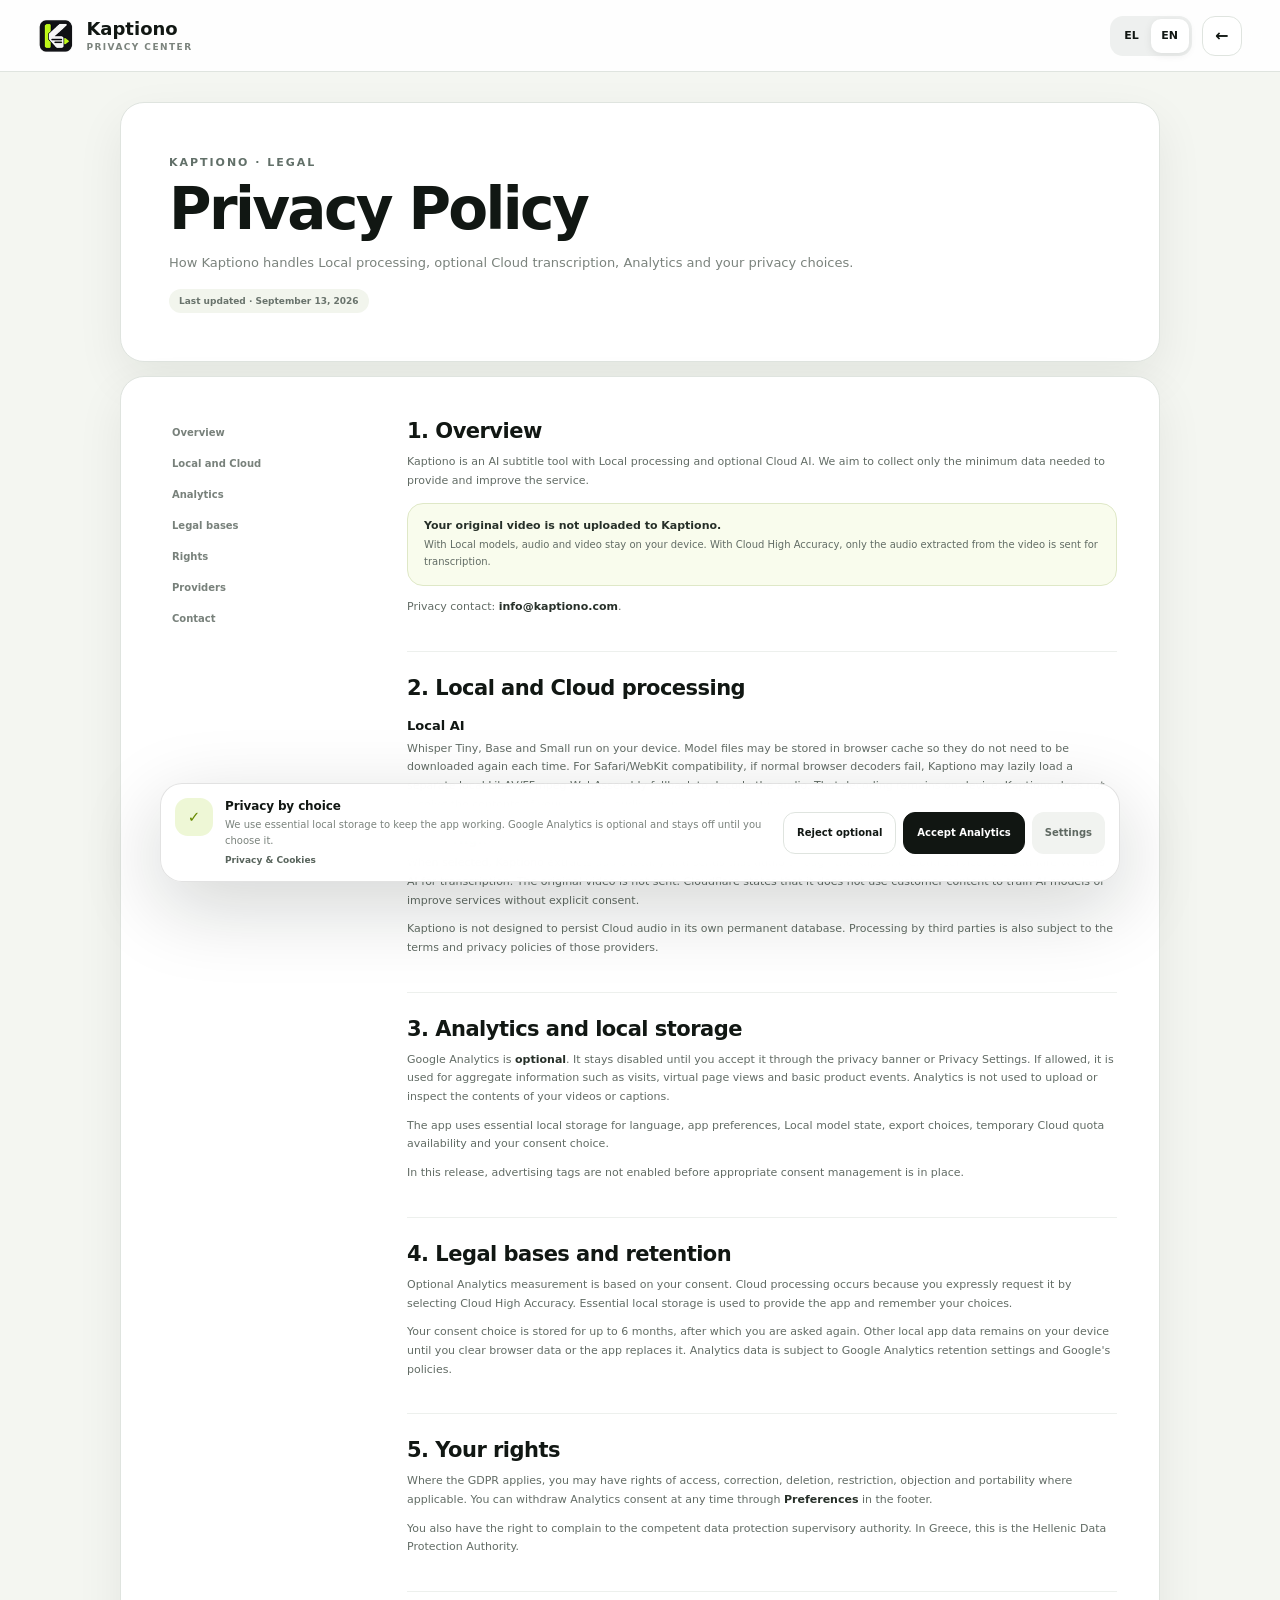
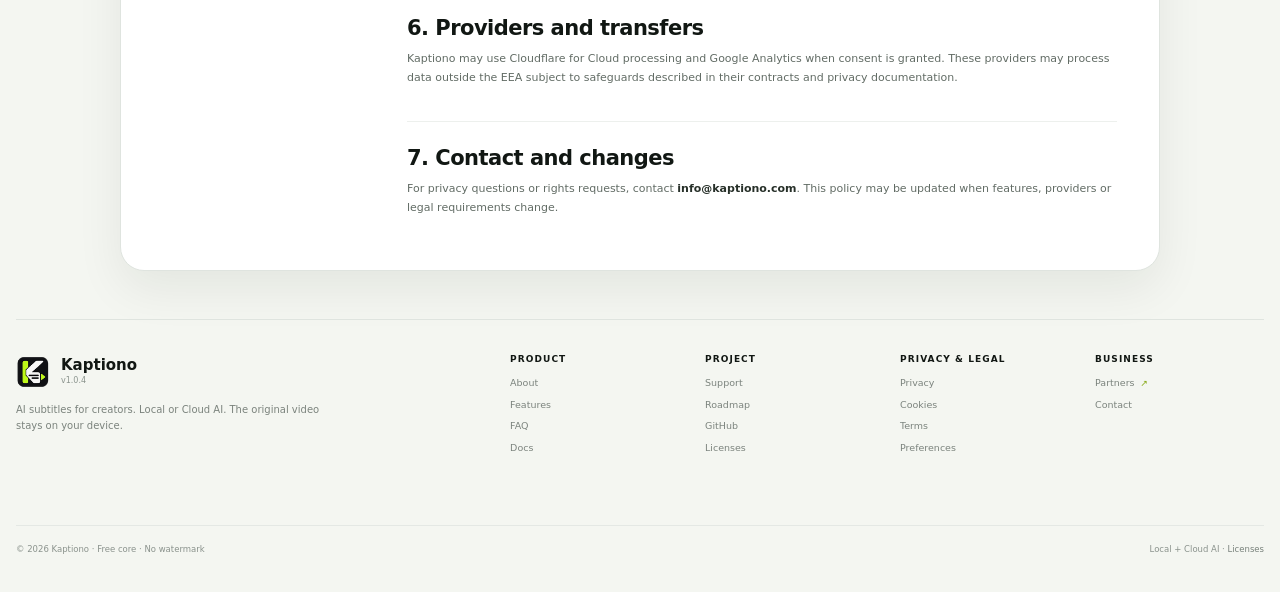
<file: privacy/index.html>
<!doctype html>
<html lang="el">
<head>
  <link rel="describedby" href="https://kaptiono.com/llms.txt" />
<meta charset="utf-8"/>
<meta content="width=device-width, initial-scale=1, viewport-fit=cover" name="viewport"/>
<meta content="#f7f8f4" name="theme-color"/>
<meta content="light" name="color-scheme"/>
<meta content="Privacy Policy for Kaptiono, the AI subtitle tool for creators." name="description"/>
<meta content="index, follow" name="robots"/>
<link href="https://kaptiono.com/privacy/" rel="canonical"/>
<meta property="og:type" content="website"/>
<meta property="og:site_name" content="Kaptiono"/>
<meta property="og:title" content="Kaptiono - Privacy Policy"/>
<meta property="og:description" content="Privacy Policy for Kaptiono, the AI subtitle tool for creators."/>
<meta property="og:url" content="https://kaptiono.com/privacy/"/>
<meta property="og:image" content="https://kaptiono.com/assets/share/kaptiono-social-v1-1200x630.png"/>
<meta name="twitter:card" content="summary_large_image"/>
<meta name="twitter:title" content="Kaptiono - Privacy Policy"/>
<meta name="twitter:description" content="Privacy Policy for Kaptiono, the AI subtitle tool for creators."/>
<meta name="twitter:image" content="https://kaptiono.com/assets/share/kaptiono-social-v1-1200x630.png"/>
<title>Kaptiono - Privacy Policy</title>
<link href="../favicon.ico" rel="icon"/>
<link href="../assets/icons/apple-touch-icon.png" rel="apple-touch-icon" sizes="180x180"/>
<link href="../styles.css?v=1.0.4" rel="stylesheet"/>
<link href="../footer.css?v=1.0.4" rel="stylesheet"/>
<script src="../consent.js?v=1.0.4"></script>
</head>
<body>
<div class="app-shell">
<header class="topbar">
<a aria-label="Kaptiono home" class="brand" href="../" style="text-decoration:none;color:inherit">
<img alt="" src="../assets/icons/icon-64.png"/>
<span><strong>Kaptiono</strong><small>PRIVACY CENTER</small></span>
</a>
<div class="top-actions">
<div aria-label="Language" class="legal-lang-switch"><button data-legal-lang="el" type="button">EL</button><button data-legal-lang="en" type="button">EN</button></div>
<a aria-label="Back to Kaptiono" class="legal-home-link" href="../">←</a>
</div>
</header>
<main class="legal-main">
<section class="legal-hero card">
<div class="legal-copy" data-lang-copy="el"><span class="eyebrow">KAPTIONO · LEGAL</span><h1>Πολιτική Απορρήτου</h1><p>Πώς το Kaptiono διαχειρίζεται Local processing, προαιρετικό Cloud transcription, Analytics και τις επιλογές απορρήτου σου.</p><span class="legal-updated">Τελευταία ενημέρωση · 13 Σεπτεμβρίου 2026</span></div>
<div class="legal-copy" data-lang-copy="en"><span class="eyebrow">KAPTIONO · LEGAL</span><h1>Privacy Policy</h1><p>How Kaptiono handles Local processing, optional Cloud transcription, Analytics and your privacy choices.</p><span class="legal-updated">Last updated · September 13, 2026</span></div>
</section>
<section class="legal-content card">
<nav class="legal-toc legal-copy" data-lang-copy="el"><a href="#overview-el">Σύνοψη</a><a href="#processing-el">Local και Cloud</a><a href="#analytics-el">Analytics</a><a href="#basis-el">Νομική βάση</a><a href="#rights-el">Δικαιώματα</a><a href="#providers-el">Πάροχοι</a><a href="#contact-el">Επικοινωνία</a></nav>
<nav class="legal-toc legal-copy" data-lang-copy="en"><a href="#overview-en">Overview</a><a href="#processing-en">Local and Cloud</a><a href="#analytics-en">Analytics</a><a href="#basis-en">Legal bases</a><a href="#rights-en">Rights</a><a href="#providers-en">Providers</a><a href="#contact-en">Contact</a></nav>
<article class="legal-article legal-copy" data-lang-copy="el">
<section class="legal-section" id="overview-el"><h2>1. Σύνοψη</h2><p>Το Kaptiono είναι εργαλείο δημιουργίας υποτίτλων με Local processing και προαιρετικό Cloud AI. Στόχος μας είναι να συλλέγουμε τα ελάχιστα δεδομένα που χρειάζονται για να λειτουργεί η υπηρεσία.</p><div class="legal-callout"><strong>Το original video δεν ανεβαίνει στο Kaptiono.</strong><p>Με Local models, audio και video παραμένουν στη συσκευή. Με Cloud High Accuracy, αποστέλλεται μόνο το audio που εξάγεται από το video για transcription.</p></div><p>Σημείο επικοινωνίας για θέματα απορρήτου: <strong>info@kaptiono.com</strong>.</p></section>
<section class="legal-section" id="processing-el"><h2>2. Local και Cloud επεξεργασία</h2><h3>Local AI</h3><p>Τα Whisper Tiny, Base και Small εκτελούνται στη συσκευή σου. Τα model files μπορεί να αποθηκεύονται στο browser cache ώστε να μη χρειάζεται νέα λήψη κάθε φορά. Για συμβατότητα με Safari/WebKit, αν οι κανονικοί browser decoders αποτύχουν, το Kaptiono μπορεί να φορτώσει τοπικά ξεχωριστό LibAV/FFmpeg WebAssembly fallback για αποκωδικοποίηση του audio. Η αποκωδικοποίηση αυτή παραμένει στη συσκευή. Το Kaptiono δεν λαμβάνει το περιεχόμενο του video ή του audio όταν χρησιμοποιείς Local processing.</p><h3>Cloud High Accuracy</h3><p>Όταν το επιλέξεις, το Kaptiono εξάγει το audio τοπικά και το στέλνει μέσω του Kaptiono Cloud service σε Cloudflare Workers AI για transcription. Το original video δεν αποστέλλεται. Η Cloudflare δηλώνει ότι δεν χρησιμοποιεί customer content για εκπαίδευση AI models ή βελτίωση υπηρεσιών χωρίς ρητή συγκατάθεση.</p><p>Το Kaptiono δεν έχει σχεδιαστεί για να αποθηκεύει το Cloud audio σε μόνιμη δική του βάση δεδομένων. Η επεξεργασία από τρίτους υπόκειται επίσης στους όρους και στις πολιτικές απορρήτου των αντίστοιχων παρόχων.</p></section>
<section class="legal-section" id="analytics-el"><h2>3. Analytics και τοπική αποθήκευση</h2><p>Το Google Analytics είναι <strong>προαιρετικό</strong>. Παραμένει απενεργοποιημένο μέχρι να το αποδεχτείς από το privacy banner ή τις Ρυθμίσεις απορρήτου. Αν το επιτρέψεις, χρησιμοποιείται για συγκεντρωτικά στοιχεία όπως επισκέψεις, virtual page views και βασικά product events. Δεν χρησιμοποιείται για να ανεβάσει ή να αναλύσει το περιεχόμενο των video ή των captions σου.</p><p>Η εφαρμογή χρησιμοποιεί απαραίτητη τοπική αποθήκευση για γλώσσα, app preferences, κατάσταση Local models, προτιμήσεις export, προσωρινή διαθεσιμότητα Cloud quota και την επιλογή συγκατάθεσης.</p><p>Στην παρούσα έκδοση δεν ενεργοποιούνται advertising tags πριν υπάρξει κατάλληλη διαχείριση συγκατάθεσης.</p></section>
<section class="legal-section" id="basis-el"><h2>4. Νομική βάση και διατήρηση</h2><p>Η προαιρετική μέτρηση Analytics βασίζεται στη συγκατάθεσή σου. Η Cloud επεξεργασία γίνεται επειδή τη ζητάς ρητά επιλέγοντας Cloud High Accuracy. Η απαραίτητη τοπική αποθήκευση χρησιμοποιείται για τη λειτουργία του app και για να θυμάται τις επιλογές σου.</p><p>Η επιλογή συγκατάθεσης αποθηκεύεται έως 6 μήνες και μετά ζητείται ξανά. Τα υπόλοιπα local app data παραμένουν στη συσκευή μέχρι να τα καθαρίσεις από τον browser ή μέχρι η εφαρμογή να τα αντικαταστήσει. Τα Analytics data υπόκεινται στις ρυθμίσεις διατήρησης του Google Analytics και στις πολιτικές της Google.</p></section>
<section class="legal-section" id="rights-el"><h2>5. Τα δικαιώματά σου</h2><p>Όπου εφαρμόζεται ο GDPR, μπορείς να ζητήσεις πρόσβαση, διόρθωση, διαγραφή, περιορισμό ή εναντίωση στην επεξεργασία, καθώς και φορητότητα όπου προβλέπεται. Μπορείς να ανακαλέσεις τη συγκατάθεση Analytics οποιαδήποτε στιγμή από το <strong>Preferences</strong> στο footer.</p><p>Έχεις επίσης δικαίωμα καταγγελίας στην αρμόδια εποπτική αρχή προστασίας δεδομένων. Στην Ελλάδα αρμόδια αρχή είναι η Αρχή Προστασίας Δεδομένων Προσωπικού Χαρακτήρα.</p></section>
<section class="legal-section" id="providers-el"><h2>6. Πάροχοι και μεταφορές</h2><p>Το Kaptiono μπορεί να χρησιμοποιεί Cloudflare για Cloud processing και Google Analytics όταν έχει δοθεί συγκατάθεση. Οι πάροχοι αυτοί μπορεί να επεξεργάζονται δεδομένα εκτός ΕΟΧ με τις εγγυήσεις που προβλέπονται από τις δικές τους συμβάσεις και πολιτικές.</p></section>
<section class="legal-section" id="contact-el"><h2>7. Επικοινωνία και αλλαγές</h2><p>Για ερωτήσεις απορρήτου ή αιτήματα δικαιωμάτων επικοινώνησε στο <strong>info@kaptiono.com</strong>. Η πολιτική μπορεί να ενημερώνεται όταν αλλάζουν οι λειτουργίες, οι πάροχοι ή οι νομικές απαιτήσεις.</p></section></article>
<article class="legal-article legal-copy" data-lang-copy="en">
<section class="legal-section" id="overview-en"><h2>1. Overview</h2><p>Kaptiono is an AI subtitle tool with Local processing and optional Cloud AI. We aim to collect only the minimum data needed to provide and improve the service.</p><div class="legal-callout"><strong>Your original video is not uploaded to Kaptiono.</strong><p>With Local models, audio and video stay on your device. With Cloud High Accuracy, only the audio extracted from the video is sent for transcription.</p></div><p>Privacy contact: <strong>info@kaptiono.com</strong>.</p></section>
<section class="legal-section" id="processing-en"><h2>2. Local and Cloud processing</h2><h3>Local AI</h3><p>Whisper Tiny, Base and Small run on your device. Model files may be stored in browser cache so they do not need to be downloaded again each time. For Safari/WebKit compatibility, if normal browser decoders fail, Kaptiono may lazily load a separate local LibAV/FFmpeg WebAssembly fallback to decode the audio. That decoding remains on-device. Kaptiono does not receive the contents of your video or audio when you use Local processing.</p><h3>Cloud High Accuracy</h3><p>When selected, Kaptiono extracts audio locally and sends that audio through the Kaptiono Cloud service to Cloudflare Workers AI for transcription. The original video is not sent. Cloudflare states that it does not use customer content to train AI models or improve services without explicit consent.</p><p>Kaptiono is not designed to persist Cloud audio in its own permanent database. Processing by third parties is also subject to the terms and privacy policies of those providers.</p></section>
<section class="legal-section" id="analytics-en"><h2>3. Analytics and local storage</h2><p>Google Analytics is <strong>optional</strong>. It stays disabled until you accept it through the privacy banner or Privacy Settings. If allowed, it is used for aggregate information such as visits, virtual page views and basic product events. Analytics is not used to upload or inspect the contents of your videos or captions.</p><p>The app uses essential local storage for language, app preferences, Local model state, export choices, temporary Cloud quota availability and your consent choice.</p><p>In this release, advertising tags are not enabled before appropriate consent management is in place.</p></section>
<section class="legal-section" id="basis-en"><h2>4. Legal bases and retention</h2><p>Optional Analytics measurement is based on your consent. Cloud processing occurs because you expressly request it by selecting Cloud High Accuracy. Essential local storage is used to provide the app and remember your choices.</p><p>Your consent choice is stored for up to 6 months, after which you are asked again. Other local app data remains on your device until you clear browser data or the app replaces it. Analytics data is subject to Google Analytics retention settings and Google's policies.</p></section>
<section class="legal-section" id="rights-en"><h2>5. Your rights</h2><p>Where the GDPR applies, you may have rights of access, correction, deletion, restriction, objection and portability where applicable. You can withdraw Analytics consent at any time through <strong>Preferences</strong> in the footer.</p><p>You also have the right to complain to the competent data protection supervisory authority. In Greece, this is the Hellenic Data Protection Authority.</p></section>
<section class="legal-section" id="providers-en"><h2>6. Providers and transfers</h2><p>Kaptiono may use Cloudflare for Cloud processing and Google Analytics when consent is granted. These providers may process data outside the EEA subject to safeguards described in their contracts and privacy documentation.</p></section>
<section class="legal-section" id="contact-en"><h2>7. Contact and changes</h2><p>For privacy questions or rights requests, contact <strong>info@kaptiono.com</strong>. This policy may be updated when features, providers or legal requirements change.</p></section></article>
</section>
</main>
<footer class="kap-footer">
  <div class="kap-footer-brand">
    <a href="../" aria-label="Open Kaptiono"><img src="../assets/icons/icon-64.png" alt="" /><span><strong>Kaptiono</strong><small>v1.0.4</small></span></a>
    <p>AI subtitles for creators. Local or Cloud AI. The original video stays on your device.</p>
  </div>
  <div class="kap-footer-links">
    <div><b>Product</b><a href="../about/">About</a><a href="../about/#features">Features</a><a href="../about/#faq">FAQ</a><a href="../docs/">Docs</a></div>
    <div><b>Project</b><a href="../?page=support">Support</a><a href="../?page=roadmap">Roadmap</a><a href="https://github.com/Donacgreece/Kaptiono" target="_blank" rel="noopener">GitHub</a><a href="../THIRD_PARTY_NOTICES.md">Licenses</a></div>
    <div><b>Privacy &amp; Legal</b><a href="../privacy/">Privacy</a><a href="../cookies/">Cookies</a><a href="../terms/">Terms</a><button class="open-cookie-settings" type="button">Preferences</button></div>
    <div><b>Business</b><a class="kap-footer-partners" href="../partners/">Partners</a><a href="mailto:info@kaptiono.com">Contact</a></div>
  </div>
  <div class="kap-footer-bottom"><span>© 2026 Kaptiono · Free core · No watermark</span><span>Local + Cloud AI · <a href="../THIRD_PARTY_NOTICES.md">Licenses</a></span></div>
</footer>
</div>
<script src="../legal.js?v=1.0.4"></script>
</body>
</html>
</file>
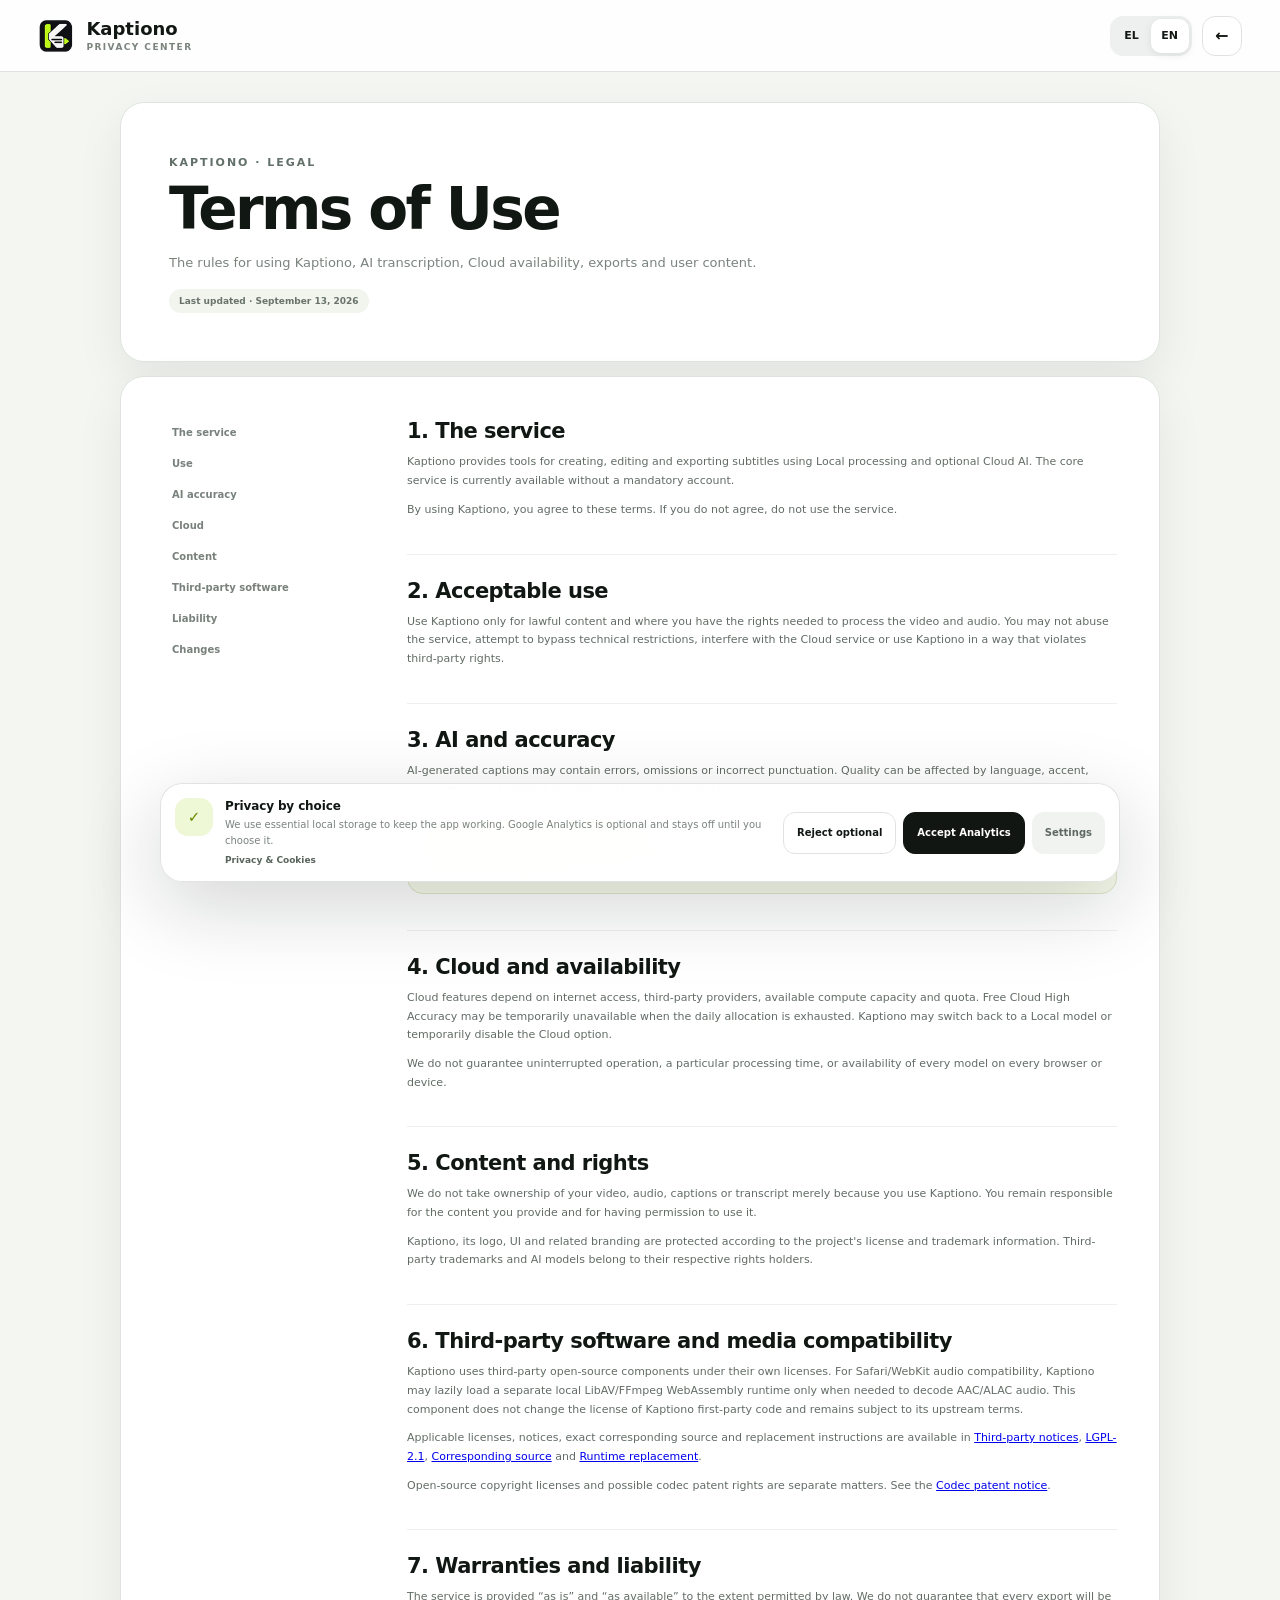
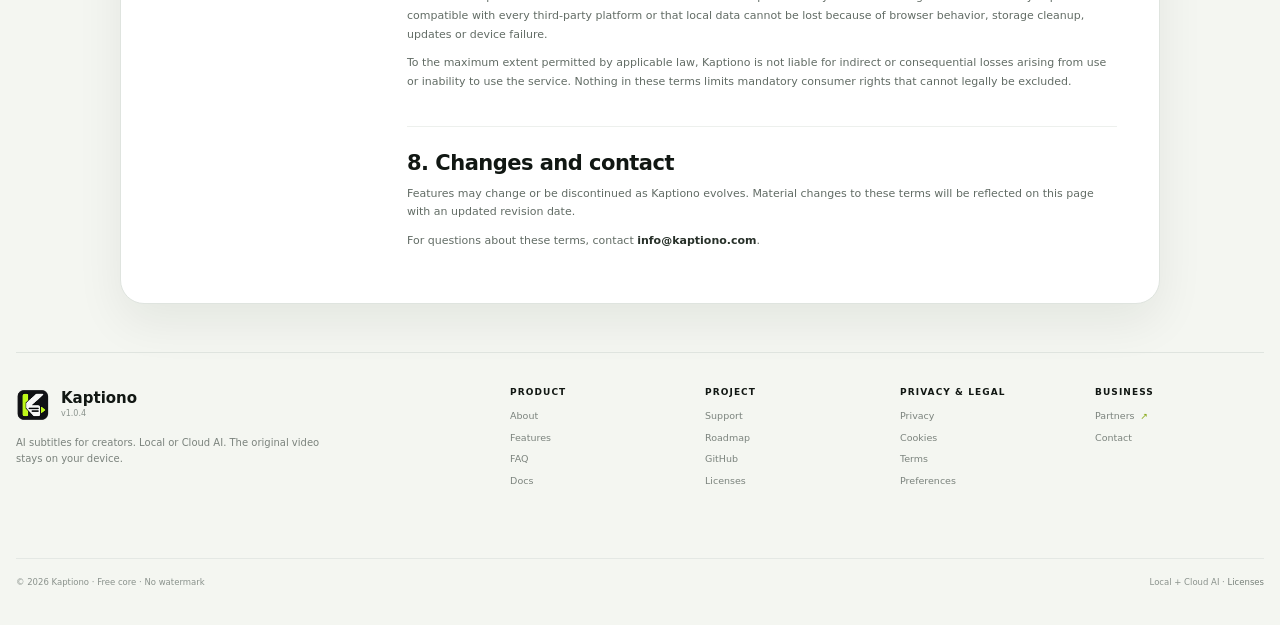
<file: terms/index.html>
<!doctype html>
<html lang="el">
<head>
  <link rel="describedby" href="https://kaptiono.com/llms.txt" />
<meta charset="utf-8"/>
<meta content="width=device-width, initial-scale=1, viewport-fit=cover" name="viewport"/>
<meta content="#f7f8f4" name="theme-color"/>
<meta content="light" name="color-scheme"/>
<meta content="Terms of Use for Kaptiono, the AI subtitle tool for creators." name="description"/>
<meta content="index, follow" name="robots"/>
<link href="https://kaptiono.com/terms/" rel="canonical"/>
<meta property="og:type" content="website"/>
<meta property="og:site_name" content="Kaptiono"/>
<meta property="og:title" content="Kaptiono - Terms of Use"/>
<meta property="og:description" content="Terms of Use for Kaptiono, the AI subtitle tool for creators."/>
<meta property="og:url" content="https://kaptiono.com/terms/"/>
<meta property="og:image" content="https://kaptiono.com/assets/share/kaptiono-social-v1-1200x630.png"/>
<meta name="twitter:card" content="summary_large_image"/>
<meta name="twitter:title" content="Kaptiono - Terms of Use"/>
<meta name="twitter:description" content="Terms of Use for Kaptiono, the AI subtitle tool for creators."/>
<meta name="twitter:image" content="https://kaptiono.com/assets/share/kaptiono-social-v1-1200x630.png"/>
<title>Kaptiono - Terms of Use</title>
<link href="../favicon.ico" rel="icon"/>
<link href="../assets/icons/apple-touch-icon.png" rel="apple-touch-icon" sizes="180x180"/>
<link href="../styles.css?v=1.0.4" rel="stylesheet"/>
<link href="../footer.css?v=1.0.4" rel="stylesheet"/>
<script src="../consent.js?v=1.0.4"></script>
</head>
<body>
<div class="app-shell">
<header class="topbar">
<a aria-label="Kaptiono home" class="brand" href="../" style="text-decoration:none;color:inherit">
<img alt="" src="../assets/icons/icon-64.png"/>
<span><strong>Kaptiono</strong><small>PRIVACY CENTER</small></span>
</a>
<div class="top-actions">
<div aria-label="Language" class="legal-lang-switch"><button data-legal-lang="el" type="button">EL</button><button data-legal-lang="en" type="button">EN</button></div>
<a aria-label="Back to Kaptiono" class="legal-home-link" href="../">←</a>
</div>
</header>
<main class="legal-main">
<section class="legal-hero card">
<div class="legal-copy" data-lang-copy="el"><span class="eyebrow">KAPTIONO · LEGAL</span><h1>Όροι Χρήσης</h1><p>Οι βασικοί κανόνες για τη χρήση του Kaptiono, το AI transcription, το Cloud, τα exports και το περιεχόμενο του χρήστη.</p><span class="legal-updated">Τελευταία ενημέρωση · 13 Σεπτεμβρίου 2026</span></div>
<div class="legal-copy" data-lang-copy="en"><span class="eyebrow">KAPTIONO · LEGAL</span><h1>Terms of Use</h1><p>The rules for using Kaptiono, AI transcription, Cloud availability, exports and user content.</p><span class="legal-updated">Last updated · September 13, 2026</span></div>
</section>
<section class="legal-content card">
<nav class="legal-toc legal-copy" data-lang-copy="el"><a href="#service-el">Η υπηρεσία</a><a href="#use-el">Χρήση</a><a href="#ai-el">AI και ακρίβεια</a><a href="#cloud-el">Cloud</a><a href="#content-el">Περιεχόμενο</a><a href="#thirdparty-el">Τρίτο λογισμικό</a><a href="#warranty-el">Ευθύνη</a><a href="#changes-el">Αλλαγές</a></nav>
<nav class="legal-toc legal-copy" data-lang-copy="en"><a href="#service-en">The service</a><a href="#use-en">Use</a><a href="#ai-en">AI accuracy</a><a href="#cloud-en">Cloud</a><a href="#content-en">Content</a><a href="#thirdparty-en">Third-party software</a><a href="#warranty-en">Liability</a><a href="#changes-en">Changes</a></nav>
<article class="legal-article legal-copy" data-lang-copy="el">
<section class="legal-section" id="service-el"><h2>1. Η υπηρεσία</h2><p>Το Kaptiono παρέχει εργαλεία δημιουργίας, επεξεργασίας και export υποτίτλων μέσω Local processing και προαιρετικού Cloud AI. Η βασική υπηρεσία προσφέρεται αυτή τη στιγμή χωρίς υποχρεωτικό account.</p><p>Χρησιμοποιώντας το Kaptiono αποδέχεσαι αυτούς τους όρους. Αν δεν συμφωνείς, μην χρησιμοποιείς την υπηρεσία.</p></section>
<section class="legal-section" id="use-el"><h2>2. Επιτρεπτή χρήση</h2><p>Χρησιμοποίησε το Kaptiono μόνο για νόμιμο περιεχόμενο και με δικαιώματα που σου επιτρέπουν να επεξεργάζεσαι το video και το audio. Δεν επιτρέπεται κατάχρηση της υπηρεσίας, προσπάθεια παράκαμψης τεχνικών περιορισμών, παρεμβολή στη λειτουργία του Cloud service ή χρήση που παραβιάζει δικαιώματα τρίτων.</p></section>
<section class="legal-section" id="ai-el"><h2>3. AI και ακρίβεια</h2><p>Τα AI-generated captions μπορεί να περιέχουν λάθη, παραλείψεις ή λανθασμένη στίξη. Η ποιότητα επηρεάζεται από γλώσσα, προφορά, θόρυβο, μουσική, πολλαπλούς ομιλητές και ποιότητα εγγραφής.</p><div class="legal-callout"><strong>Έλεγξε τα captions πριν τα δημοσιεύσεις.</strong><p>Το Kaptiono δεν εγγυάται απόλυτη ακρίβεια transcription ή μετάφρασης και δεν πρέπει να χρησιμοποιείται ως μοναδική πηγή όπου ένα λάθος μπορεί να έχει σοβαρές συνέπειες.</p></div></section>
<section class="legal-section" id="cloud-el"><h2>4. Cloud και διαθεσιμότητα</h2><p>Οι Cloud λειτουργίες εξαρτώνται από internet, τρίτους παρόχους, διαθέσιμη υπολογιστική χωρητικότητα και quota. Το δωρεάν Cloud High Accuracy μπορεί να μην είναι διαθέσιμο προσωρινά όταν εξαντληθεί το ημερήσιο allocation. Το Kaptiono μπορεί να επιστρέψει σε Local model ή να απενεργοποιήσει προσωρινά την Cloud επιλογή.</p><p>Δεν εγγυόμαστε αδιάλειπτη λειτουργία, συγκεκριμένο χρόνο επεξεργασίας ή διαθεσιμότητα κάθε model σε κάθε browser ή συσκευή.</p></section>
<section class="legal-section" id="content-el"><h2>5. Περιεχόμενο και δικαιώματα</h2><p>Δεν αποκτούμε ιδιοκτησία στο video, audio, captions ή transcript σου επειδή χρησιμοποιείς το Kaptiono. Παραμένεις υπεύθυνος για το περιεχόμενο που εισάγεις και για την άδεια χρήσης του.</p><p>Το Kaptiono, το λογότυπο, το UI και το σχετικό branding προστατεύονται σύμφωνα με την άδεια και τις πληροφορίες trademarks του project. Τρίτα trademarks και AI models ανήκουν στους αντίστοιχους δικαιούχους.</p></section>
<section class="legal-section" id="thirdparty-el"><h2>6. Τρίτο λογισμικό και media compatibility</h2><p>Το Kaptiono χρησιμοποιεί τρίτα open-source components με τις δικές τους άδειες. Για συμβατότητα audio σε Safari/WebKit μπορεί να φορτώσει τοπικά, μόνο όταν χρειάζεται, ξεχωριστό LibAV/FFmpeg WebAssembly runtime για αποκωδικοποίηση AAC/ALAC. Το component αυτό δεν αλλάζει την άδεια του first-party Kaptiono code και παραμένει υπό τους δικούς του upstream όρους.</p><p>Οι σχετικές άδειες, notices, exact corresponding source και οδηγίες αντικατάστασης είναι διαθέσιμα στα <a href="../THIRD_PARTY_NOTICES.md">Third-party notices</a>, <a href="../THIRD_PARTY_LICENSES/LGPL-2.1.txt">LGPL-2.1</a>, <a href="../docs/legal/THIRD_PARTY_SOURCE_OFFER.md">Corresponding source</a> και <a href="../docs/legal/LIBAV_RUNTIME_REPLACEMENT.md">Runtime replacement</a>.</p><p>Οι άδειες open-source λογισμικού και τα πιθανά δικαιώματα ευρεσιτεχνιών codecs είναι διαφορετικά ζητήματα. Δες επίσης το <a href="../docs/legal/PATENT_NOTICE.md">Codec patent notice</a>.</p></section>
<section class="legal-section" id="warranty-el"><h2>7. Εγγυήσεις και ευθύνη</h2><p>Η υπηρεσία παρέχεται «ως έχει» και «όπως είναι διαθέσιμη», στον βαθμό που επιτρέπεται από τον νόμο. Δεν εγγυόμαστε ότι κάθε export θα είναι συμβατό με κάθε τρίτη πλατφόρμα ή ότι δεν θα υπάρξει απώλεια τοπικών δεδομένων λόγω browser, storage cleanup, update ή αστοχίας συσκευής.</p><p>Στον μέγιστο βαθμό που επιτρέπεται από την εφαρμοστέα νομοθεσία, το Kaptiono δεν ευθύνεται για έμμεσες ή επακόλουθες ζημίες από τη χρήση ή αδυναμία χρήσης της υπηρεσίας. Τίποτα στους όρους δεν περιορίζει υποχρεωτικά δικαιώματα καταναλωτή.</p></section>
<section class="legal-section" id="changes-el"><h2>8. Αλλαγές και επικοινωνία</h2><p>Features μπορεί να αλλάζουν ή να διακόπτονται καθώς το Kaptiono εξελίσσεται. Ουσιώδεις αλλαγές στους όρους θα εμφανίζονται σε αυτή τη σελίδα με νέα ημερομηνία ενημέρωσης.</p><p>Για ερωτήσεις σχετικά με τους όρους επικοινώνησε στο <strong>info@kaptiono.com</strong>.</p></section></article>
<article class="legal-article legal-copy" data-lang-copy="en">
<section class="legal-section" id="service-en"><h2>1. The service</h2><p>Kaptiono provides tools for creating, editing and exporting subtitles using Local processing and optional Cloud AI. The core service is currently available without a mandatory account.</p><p>By using Kaptiono, you agree to these terms. If you do not agree, do not use the service.</p></section>
<section class="legal-section" id="use-en"><h2>2. Acceptable use</h2><p>Use Kaptiono only for lawful content and where you have the rights needed to process the video and audio. You may not abuse the service, attempt to bypass technical restrictions, interfere with the Cloud service or use Kaptiono in a way that violates third-party rights.</p></section>
<section class="legal-section" id="ai-en"><h2>3. AI and accuracy</h2><p>AI-generated captions may contain errors, omissions or incorrect punctuation. Quality can be affected by language, accent, noise, music, overlapping speakers and recording quality.</p><div class="legal-callout"><strong>Review captions before publishing.</strong><p>Kaptiono does not guarantee perfect transcription or translation accuracy and should not be the sole source where an error could have serious consequences.</p></div></section>
<section class="legal-section" id="cloud-en"><h2>4. Cloud and availability</h2><p>Cloud features depend on internet access, third-party providers, available compute capacity and quota. Free Cloud High Accuracy may be temporarily unavailable when the daily allocation is exhausted. Kaptiono may switch back to a Local model or temporarily disable the Cloud option.</p><p>We do not guarantee uninterrupted operation, a particular processing time, or availability of every model on every browser or device.</p></section>
<section class="legal-section" id="content-en"><h2>5. Content and rights</h2><p>We do not take ownership of your video, audio, captions or transcript merely because you use Kaptiono. You remain responsible for the content you provide and for having permission to use it.</p><p>Kaptiono, its logo, UI and related branding are protected according to the project's license and trademark information. Third-party trademarks and AI models belong to their respective rights holders.</p></section>
<section class="legal-section" id="thirdparty-en"><h2>6. Third-party software and media compatibility</h2><p>Kaptiono uses third-party open-source components under their own licenses. For Safari/WebKit audio compatibility, Kaptiono may lazily load a separate local LibAV/FFmpeg WebAssembly runtime only when needed to decode AAC/ALAC audio. This component does not change the license of Kaptiono first-party code and remains subject to its upstream terms.</p><p>Applicable licenses, notices, exact corresponding source and replacement instructions are available in <a href="../THIRD_PARTY_NOTICES.md">Third-party notices</a>, <a href="../THIRD_PARTY_LICENSES/LGPL-2.1.txt">LGPL-2.1</a>, <a href="../docs/legal/THIRD_PARTY_SOURCE_OFFER.md">Corresponding source</a> and <a href="../docs/legal/LIBAV_RUNTIME_REPLACEMENT.md">Runtime replacement</a>.</p><p>Open-source copyright licenses and possible codec patent rights are separate matters. See the <a href="../docs/legal/PATENT_NOTICE.md">Codec patent notice</a>.</p></section>
<section class="legal-section" id="warranty-en"><h2>7. Warranties and liability</h2><p>The service is provided “as is” and “as available” to the extent permitted by law. We do not guarantee that every export will be compatible with every third-party platform or that local data cannot be lost because of browser behavior, storage cleanup, updates or device failure.</p><p>To the maximum extent permitted by applicable law, Kaptiono is not liable for indirect or consequential losses arising from use or inability to use the service. Nothing in these terms limits mandatory consumer rights that cannot legally be excluded.</p></section>
<section class="legal-section" id="changes-en"><h2>8. Changes and contact</h2><p>Features may change or be discontinued as Kaptiono evolves. Material changes to these terms will be reflected on this page with an updated revision date.</p><p>For questions about these terms, contact <strong>info@kaptiono.com</strong>.</p></section></article>
</section>
</main>
<footer class="kap-footer">
  <div class="kap-footer-brand">
    <a href="../" aria-label="Open Kaptiono"><img src="../assets/icons/icon-64.png" alt="" /><span><strong>Kaptiono</strong><small>v1.0.4</small></span></a>
    <p>AI subtitles for creators. Local or Cloud AI. The original video stays on your device.</p>
  </div>
  <div class="kap-footer-links">
    <div><b>Product</b><a href="../about/">About</a><a href="../about/#features">Features</a><a href="../about/#faq">FAQ</a><a href="../docs/">Docs</a></div>
    <div><b>Project</b><a href="../?page=support">Support</a><a href="../?page=roadmap">Roadmap</a><a href="https://github.com/Donacgreece/Kaptiono" target="_blank" rel="noopener">GitHub</a><a href="../THIRD_PARTY_NOTICES.md">Licenses</a></div>
    <div><b>Privacy &amp; Legal</b><a href="../privacy/">Privacy</a><a href="../cookies/">Cookies</a><a href="../terms/">Terms</a><button class="open-cookie-settings" type="button">Preferences</button></div>
    <div><b>Business</b><a class="kap-footer-partners" href="../partners/">Partners</a><a href="mailto:info@kaptiono.com">Contact</a></div>
  </div>
  <div class="kap-footer-bottom"><span>© 2026 Kaptiono · Free core · No watermark</span><span>Local + Cloud AI · <a href="../THIRD_PARTY_NOTICES.md">Licenses</a></span></div>
</footer>
</div>
<script src="../legal.js?v=1.0.4"></script>
</body>
</html>
</file>
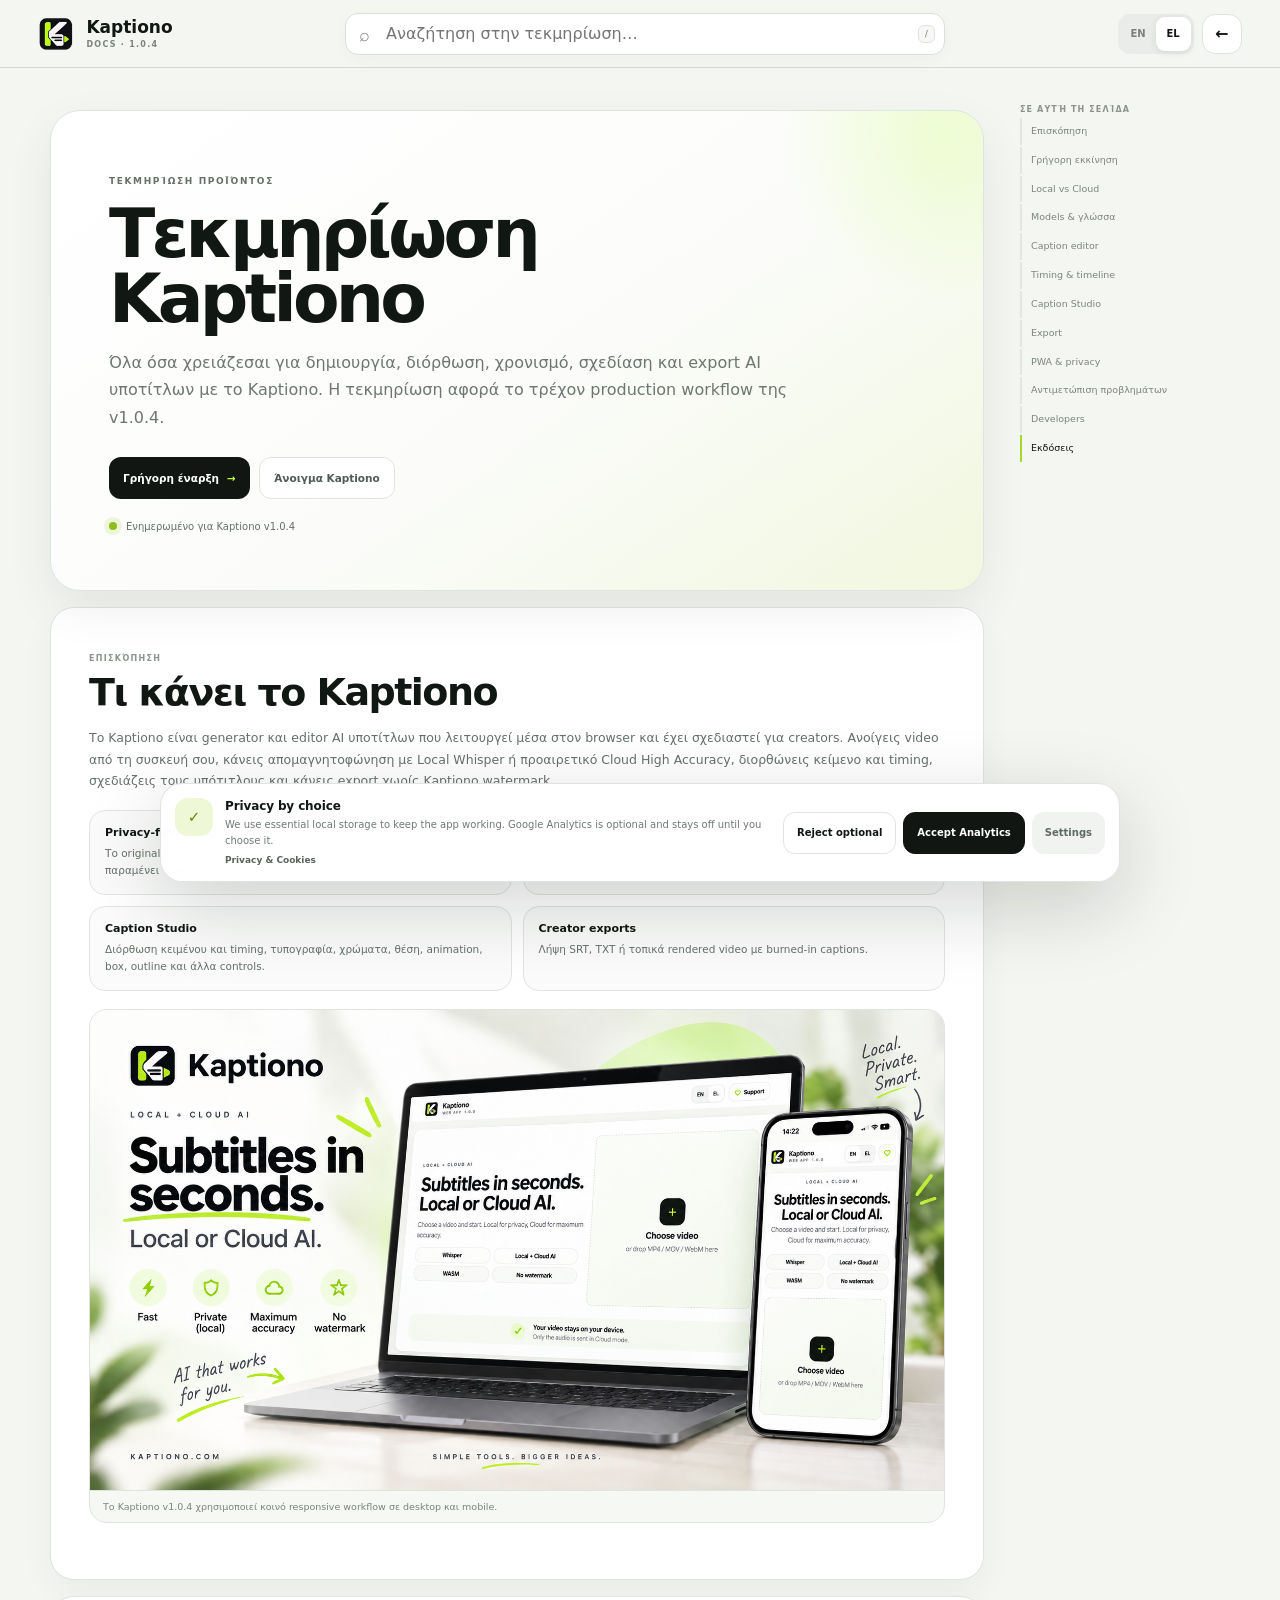
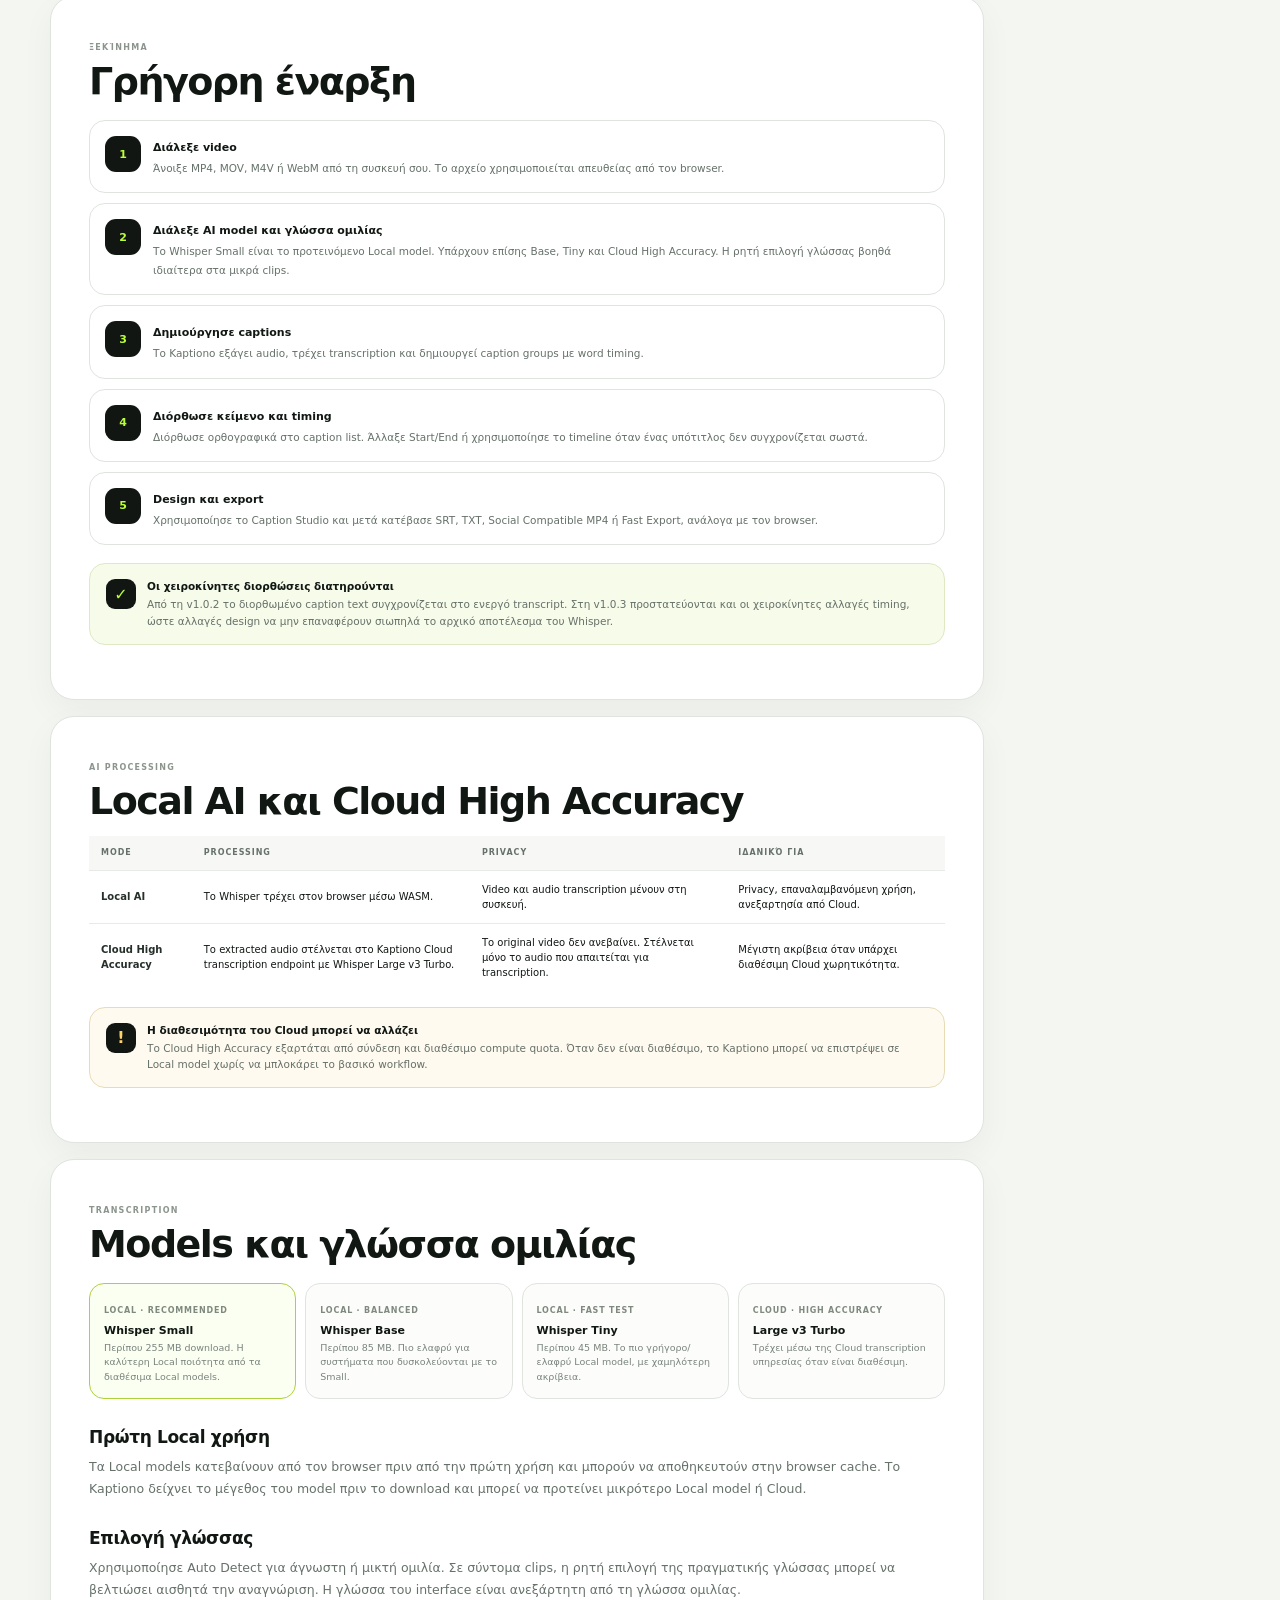
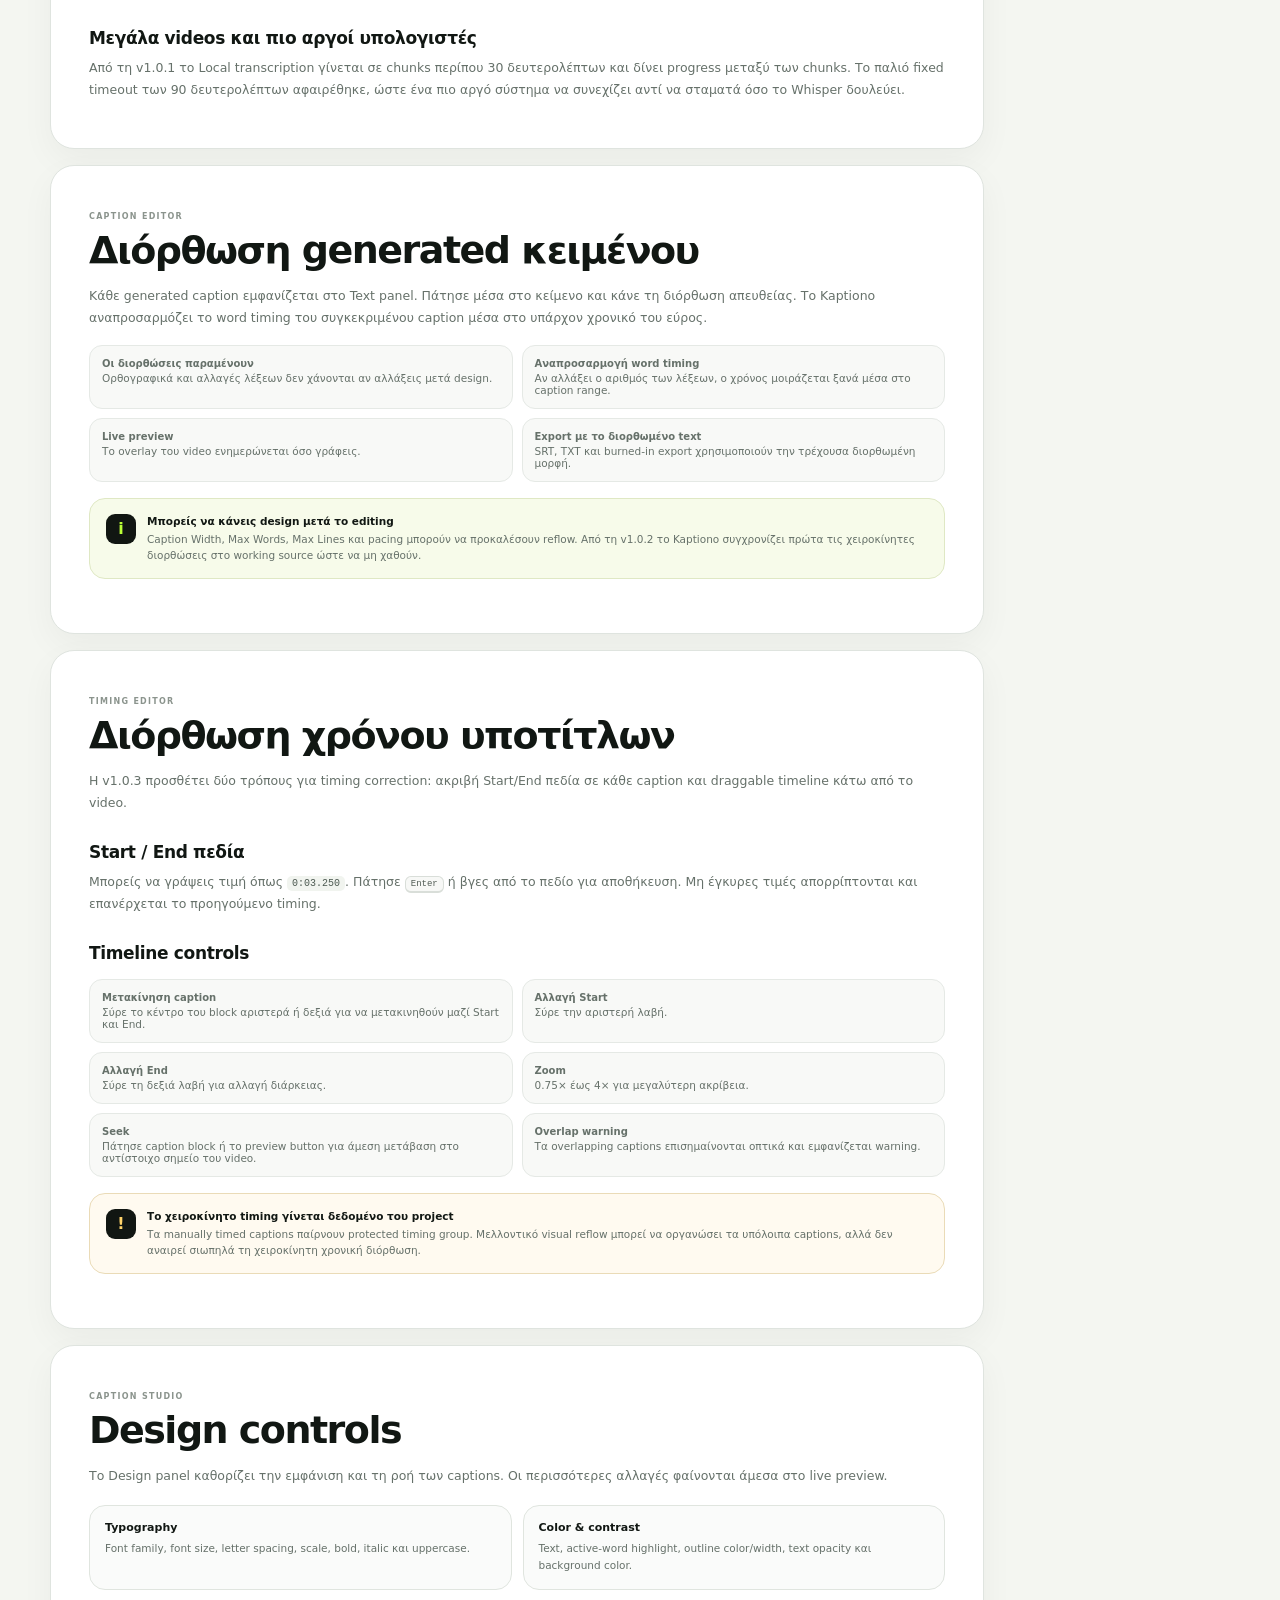
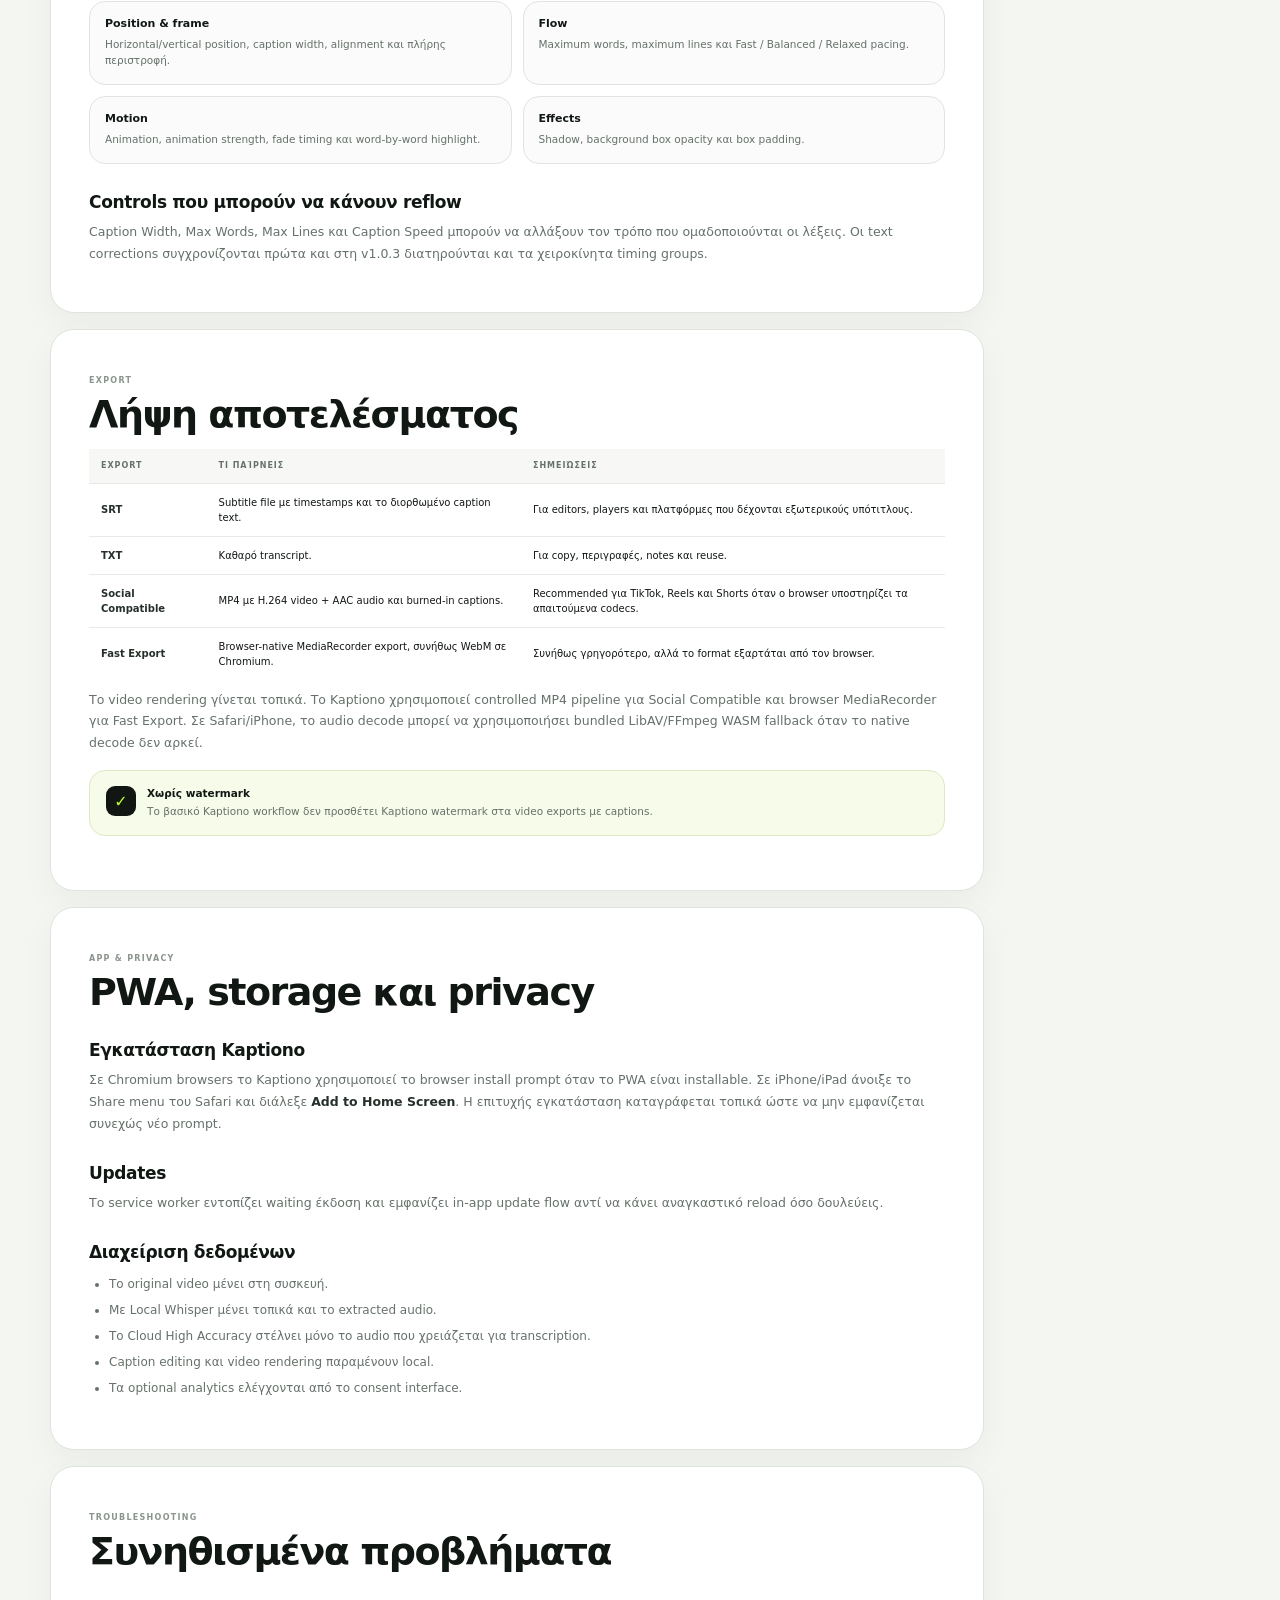
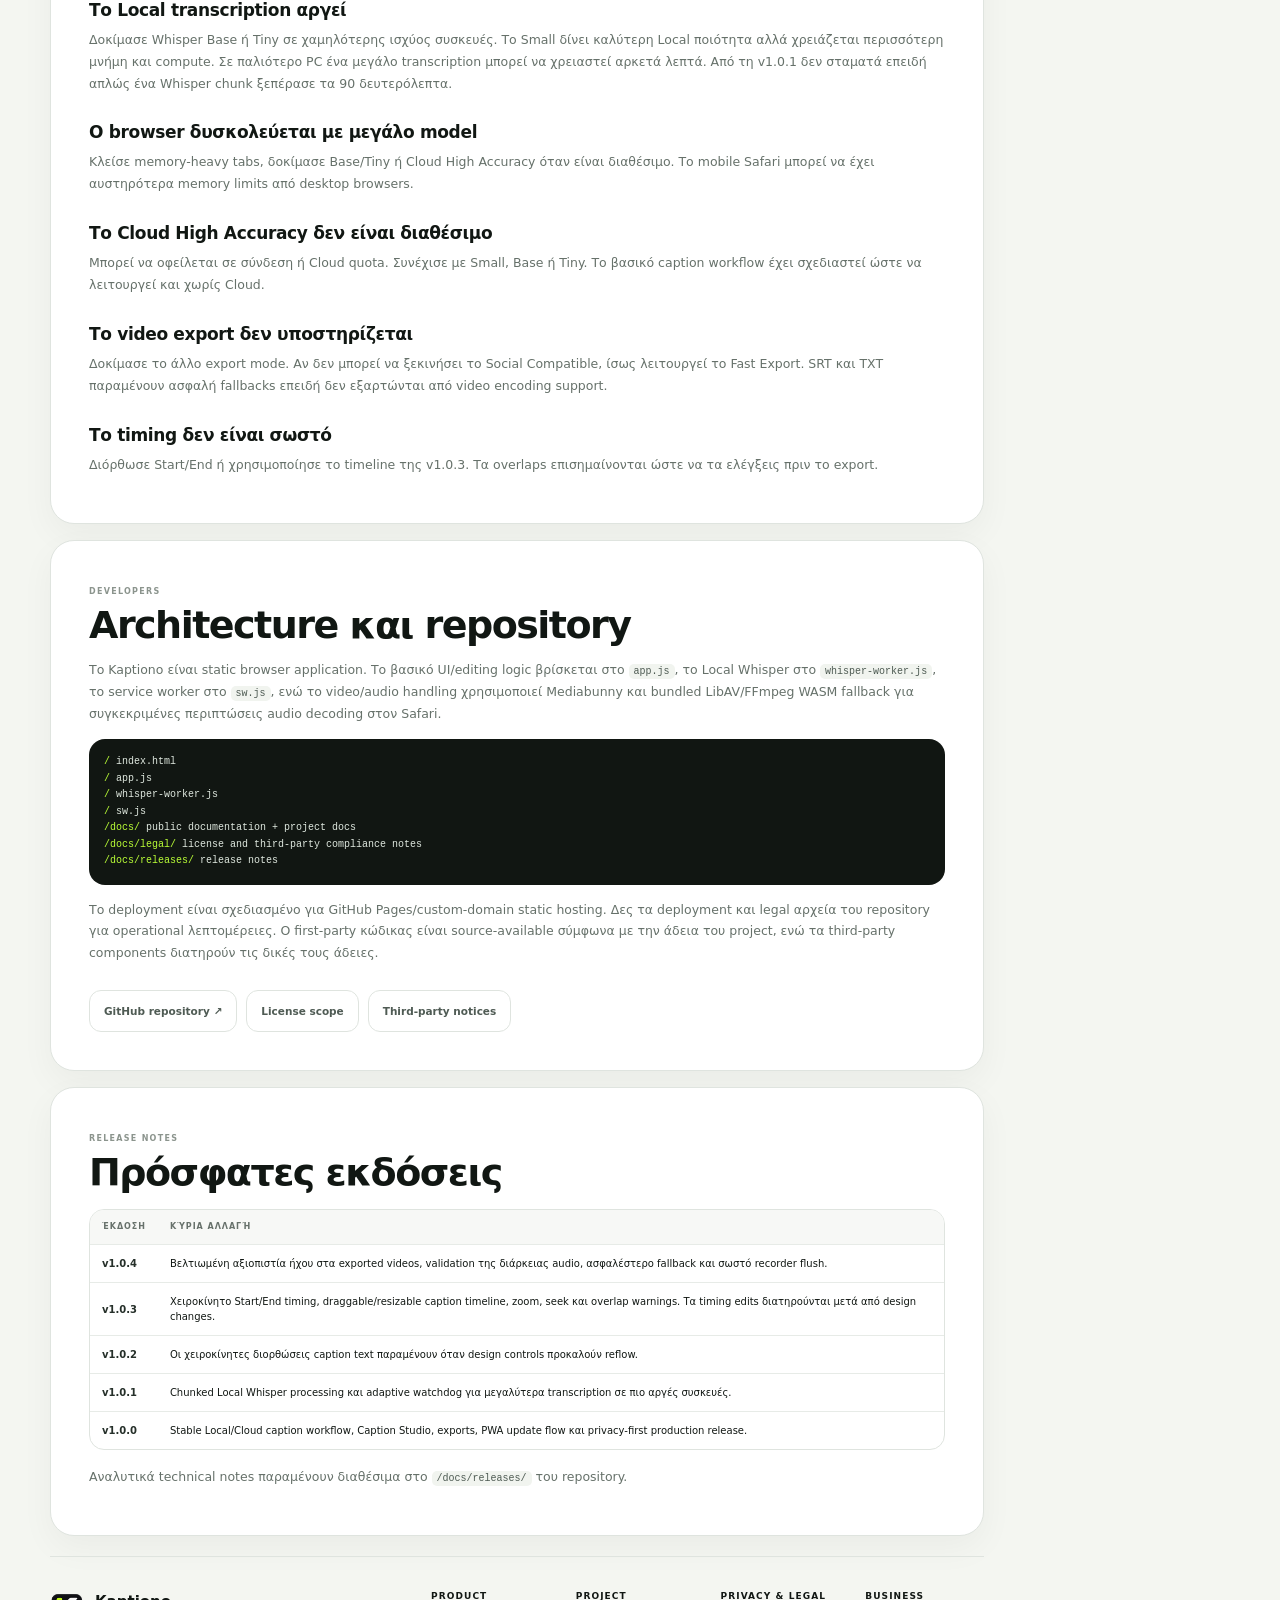
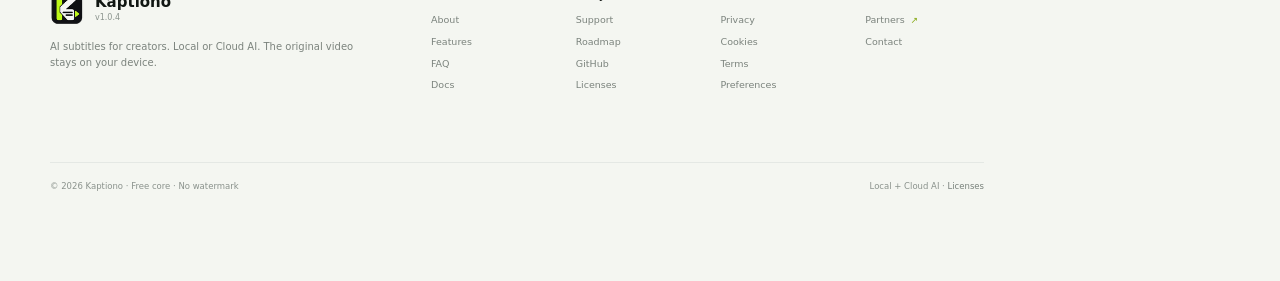
<file: docs/el/index.html>
<!DOCTYPE html>

<html lang="el">
<head>
<meta charset="utf-8"/>
<meta content="width=device-width, initial-scale=1, viewport-fit=cover" name="viewport"/>
<meta content="#f4f6f1" name="theme-color"/>
<meta content="light" name="color-scheme"/>
<meta content="index, follow, max-image-preview:large, max-snippet:-1, max-video-preview:-1" name="robots"/>
<meta content="Πλήρης τεκμηρίωση Kaptiono για Local και Cloud AI υπότιτλους, caption editing, χειροκίνητο timing, Caption Studio, exports, PWA, privacy και troubleshooting." name="description"/>
<link href="https://kaptiono.com/docs/el/" rel="canonical"/>
<link href="https://kaptiono.com/docs/" hreflang="en" rel="alternate"/>
<link href="https://kaptiono.com/docs/el/" hreflang="el" rel="alternate"/>
<link href="https://kaptiono.com/docs/" hreflang="x-default" rel="alternate"/>
<meta content="website" property="og:type"/>
<meta content="Kaptiono" property="og:site_name"/>
<meta content="Kaptiono - Τεκμηρίωση" property="og:title"/>
<meta content="Πλήρης τεκμηρίωση Kaptiono για Local και Cloud AI υπότιτλους, caption editing, χειροκίνητο timing, Caption Studio, exports, PWA, privacy και troubleshooting." property="og:description"/>
<meta content="https://kaptiono.com/docs/el/" property="og:url"/>
<meta content="https://kaptiono.com/assets/share/kaptiono-social-v1-1200x630.png" property="og:image"/>
<meta content="summary_large_image" name="twitter:card"/>
<meta content="Kaptiono - Τεκμηρίωση" name="twitter:title"/>
<meta content="Πλήρης τεκμηρίωση Kaptiono για Local και Cloud AI υπότιτλους, caption editing, χειροκίνητο timing, Caption Studio, exports, PWA, privacy και troubleshooting." name="twitter:description"/>
<meta content="https://kaptiono.com/assets/share/kaptiono-social-v1-1200x630.png" name="twitter:image"/>
<title>Kaptiono - Τεκμηρίωση</title>
<link href="/assets/icons/favicon-32x32.png" rel="icon" sizes="32x32" type="image/png"/>
<link href="/assets/icons/apple-touch-icon.png" rel="apple-touch-icon" sizes="180x180"/>
<link href="/styles.css?v=1.0.4" rel="stylesheet"/>
<link href="/footer.css?v=1.0.4" rel="stylesheet"/>
<link href="/docs/docs.css?v=1.0.4&amp;rev=mobile-polish" rel="stylesheet"/>
<script src="/consent.js?v=1.0.4"></script>
<script type="application/ld+json">{"@context":"https://schema.org","@type":"TechArticle","headline":"Τεκμηρίωση Kaptiono","name":"Kaptiono - Τεκμηρίωση","url":"https://kaptiono.com/docs/el/","inLanguage":"el","dateModified":"2026-09-30","publisher":{"@type":"Organization","name":"Kaptiono","url":"https://kaptiono.com/"}}</script>
</head>
<body>
<header class="docs-topbar">
<a class="docs-brand" href="/docs/"><img alt="" src="/assets/icons/icon-64.png"/><span><strong>Kaptiono</strong><small>DOCS · 1.0.4</small></span></a>
<div class="docs-search-wrap"><input aria-label="Αναζήτηση στην τεκμηρίωση…" autocomplete="off" class="docs-search" id="docsSearch" placeholder="Αναζήτηση στην τεκμηρίωση…" type="search"/><span class="search-key">/</span></div>
<div class="docs-actions"><button aria-label="Search" class="docs-menu-btn" id="docsSearchToggle" type="button">⌕</button><div class="docs-lang"><a href="/docs/">EN</a><a class="active" href="/docs/el/">EL</a></div><a aria-label="Back to Kaptiono" class="legal-home-link" href="/">←</a><button aria-label="Menu" class="docs-menu-btn" id="docsMenuBtn" type="button">☰</button></div>
</header>
<div class="docs-mobile-overlay" id="docsOverlay"></div>
<div class="docs-layout">
<aside class="docs-sidebar"><div class="sidebar-head"><strong>KAPTIONO DOCS</strong><span class="sidebar-version">v1.0.4</span></div><div class="nav-group"><b>Ξεκίνημα</b><a href="#overview">Επισκόπηση</a><a href="#quick-start">Γρήγορη έναρξη</a></div><div class="nav-group"><b>AI &amp; transcription</b><a href="#local-cloud">Local και Cloud</a><a href="#models">Models και γλώσσα</a></div><div class="nav-group"><b>Editing</b><a href="#caption-editor">Caption editor</a><a href="#timing">Timing και timeline</a><a href="#design">Caption Studio</a></div><div class="nav-group"><b>Output &amp; app</b><a href="#export">Export</a><a href="#pwa-privacy">PWA και privacy</a><a href="#troubleshooting">Troubleshooting</a></div><div class="nav-group"><b>Project</b><a href="#developers">Developers</a><a href="#releases">Εκδόσεις</a></div></aside>
<main class="docs-main">
<section class="docs-hero"><span class="docs-kicker">ΤΕΚΜΗΡΊΩΣΗ ΠΡΟΪΌΝΤΟΣ</span><h1>Τεκμηρίωση Kaptiono</h1><p>Όλα όσα χρειάζεσαι για δημιουργία, διόρθωση, χρονισμό, σχεδίαση και export AI υποτίτλων με το Kaptiono. Η τεκμηρίωση αφορά το τρέχον production workflow της v1.0.4.</p><div class="hero-actions"><a class="primary" href="#quick-start">Γρήγορη έναρξη<b>→</b></a><a class="secondary" href="/">Άνοιγμα Kaptiono</a></div><div class="doc-version-note"><i></i><span>Ενημερωμένο για Kaptiono v1.0.4</span></div></section>
<div class="search-summary" id="searchSummary"></div><div class="search-empty" id="searchEmpty"><b>Δεν βρέθηκε κάτι</b><p>Δοκίμασε διαφορετική λέξη ή άνοιξε το μενού θεμάτων.</p></div>
<section class="doc-section" data-search="επισκόπηση τι είναι kaptiono υπότιτλοι creators local cloud ai privacy" id="overview">
<span class="section-eyebrow">Επισκόπηση</span><h2>Τι κάνει το Kaptiono</h2>
<p>Το Kaptiono είναι generator και editor AI υποτίτλων που λειτουργεί μέσα στον browser και έχει σχεδιαστεί για creators. Ανοίγεις video από τη συσκευή σου, κάνεις απομαγνητοφώνηση με Local Whisper ή προαιρετικό Cloud High Accuracy, διορθώνεις κείμενο και timing, σχεδιάζεις τους υπότιτλους και κάνεις export χωρίς Kaptiono watermark.</p>
<div class="doc-grid"><div class="doc-card"><b>Privacy-first workflow</b><p>Το original video παραμένει στη συσκευή σου. Με Local Whisper παραμένει τοπικά και το audio της απομαγνητοφώνησης.</p></div><div class="doc-card"><b>Local ή Cloud AI</b><p>Local για privacy και ανεξαρτησία από Cloud, Cloud High Accuracy όταν προέχει η μέγιστη ακρίβεια.</p></div><div class="doc-card"><b>Caption Studio</b><p>Διόρθωση κειμένου και timing, τυπογραφία, χρώματα, θέση, animation, box, outline και άλλα controls.</p></div><div class="doc-card"><b>Creator exports</b><p>Λήψη SRT, TXT ή τοπικά rendered video με burned-in captions.</p></div></div>
<figure class="docs-shot"><img alt="Το Kaptiono σε desktop και mobile" src="/assets/screenshots/kaptiono-product-showcase.png"/><figcaption>Το Kaptiono v1.0.4 χρησιμοποιεί κοινό responsive workflow σε desktop και mobile.</figcaption></figure>
</section>
<section class="doc-section" data-search="γρήγορη έναρξη workflow video generate captions edit design export mp4 mov m4v webm" id="quick-start">
<span class="section-eyebrow">Ξεκίνημα</span><h2>Γρήγορη έναρξη</h2>
<div class="steps"><div class="step"><div><b>Διάλεξε video</b><p>Άνοιξε MP4, MOV, M4V ή WebM από τη συσκευή σου. Το αρχείο χρησιμοποιείται απευθείας από τον browser.</p></div></div><div class="step"><div><b>Διάλεξε AI model και γλώσσα ομιλίας</b><p>Το Whisper Small είναι το προτεινόμενο Local model. Υπάρχουν επίσης Base, Tiny και Cloud High Accuracy. Η ρητή επιλογή γλώσσας βοηθά ιδιαίτερα στα μικρά clips.</p></div></div><div class="step"><div><b>Δημιούργησε captions</b><p>Το Kaptiono εξάγει audio, τρέχει transcription και δημιουργεί caption groups με word timing.</p></div></div><div class="step"><div><b>Διόρθωσε κείμενο και timing</b><p>Διόρθωσε ορθογραφικά στο caption list. Άλλαξε Start/End ή χρησιμοποίησε το timeline όταν ένας υπότιτλος δεν συγχρονίζεται σωστά.</p></div></div><div class="step"><div><b>Design και export</b><p>Χρησιμοποίησε το Caption Studio και μετά κατέβασε SRT, TXT, Social Compatible MP4 ή Fast Export, ανάλογα με τον browser.</p></div></div></div>
<div class="callout"><span class="callout-mark">✓</span><div><b>Οι χειροκίνητες διορθώσεις διατηρούνται</b><p>Από τη v1.0.2 το διορθωμένο caption text συγχρονίζεται στο ενεργό transcript. Στη v1.0.3 προστατεύονται και οι χειροκίνητες αλλαγές timing, ώστε αλλαγές design να μην επαναφέρουν σιωπηλά το αρχικό αποτέλεσμα του Whisper.</p></div></div>
</section>
<section class="doc-section" data-search="local cloud privacy audio upload high accuracy quota fallback original video" id="local-cloud">
<span class="section-eyebrow">AI processing</span><h2>Local AI και Cloud High Accuracy</h2>
<table class="docs-table"><thead><tr><th>Mode</th><th>Processing</th><th>Privacy</th><th>Ιδανικό για</th></tr></thead><tbody><tr><td data-label="Mode"><strong>Local AI</strong></td><td data-label="Processing">Το Whisper τρέχει στον browser μέσω WASM.</td><td data-label="Privacy">Video και audio transcription μένουν στη συσκευή.</td><td data-label="Ιδανικό για">Privacy, επαναλαμβανόμενη χρήση, ανεξαρτησία από Cloud.</td></tr><tr><td data-label="Mode"><strong>Cloud High Accuracy</strong></td><td data-label="Processing">Το extracted audio στέλνεται στο Kaptiono Cloud transcription endpoint με Whisper Large v3 Turbo.</td><td data-label="Privacy">Το original video δεν ανεβαίνει. Στέλνεται μόνο το audio που απαιτείται για transcription.</td><td data-label="Ιδανικό για">Μέγιστη ακρίβεια όταν υπάρχει διαθέσιμη Cloud χωρητικότητα.</td></tr></tbody></table>
<div class="callout warn"><span class="callout-mark">!</span><div><b>Η διαθεσιμότητα του Cloud μπορεί να αλλάζει</b><p>Το Cloud High Accuracy εξαρτάται από σύνδεση και διαθέσιμο compute quota. Όταν δεν είναι διαθέσιμο, το Kaptiono μπορεί να επιστρέψει σε Local model χωρίς να μπλοκάρει το βασικό workflow.</p></div></div>
</section>
<section class="doc-section" data-search="whisper small base tiny large v3 turbo μοντέλα download 255 85 45 mb γλώσσα auto detect" id="models">
<span class="section-eyebrow">Transcription</span><h2>Models και γλώσσα ομιλίας</h2>
<div class="model-grid"><div class="model-card recommended"><span>LOCAL · RECOMMENDED</span><b>Whisper Small</b><small>Περίπου 255 MB download. Η καλύτερη Local ποιότητα από τα διαθέσιμα Local models.</small></div><div class="model-card"><span>LOCAL · BALANCED</span><b>Whisper Base</b><small>Περίπου 85 MB. Πιο ελαφρύ για συστήματα που δυσκολεύονται με το Small.</small></div><div class="model-card"><span>LOCAL · FAST TEST</span><b>Whisper Tiny</b><small>Περίπου 45 MB. Το πιο γρήγορο/ελαφρύ Local model, με χαμηλότερη ακρίβεια.</small></div><div class="model-card"><span>CLOUD · HIGH ACCURACY</span><b>Large v3 Turbo</b><small>Τρέχει μέσω της Cloud transcription υπηρεσίας όταν είναι διαθέσιμη.</small></div></div>
<h3>Πρώτη Local χρήση</h3><p>Τα Local models κατεβαίνουν από τον browser πριν από την πρώτη χρήση και μπορούν να αποθηκευτούν στην browser cache. Το Kaptiono δείχνει το μέγεθος του model πριν το download και μπορεί να προτείνει μικρότερο Local model ή Cloud.</p>
<h3>Επιλογή γλώσσας</h3><p>Χρησιμοποίησε Auto Detect για άγνωστη ή μικτή ομιλία. Σε σύντομα clips, η ρητή επιλογή της πραγματικής γλώσσας μπορεί να βελτιώσει αισθητά την αναγνώριση. Η γλώσσα του interface είναι ανεξάρτητη από τη γλώσσα ομιλίας.</p>
<h3>Μεγάλα videos και πιο αργοί υπολογιστές</h3><p>Από τη v1.0.1 το Local transcription γίνεται σε chunks περίπου 30 δευτερολέπτων και δίνει progress μεταξύ των chunks. Το παλιό fixed timeout των 90 δευτερολέπτων αφαιρέθηκε, ώστε ένα πιο αργό σύστημα να συνεχίζει αντί να σταματά όσο το Whisper δουλεύει.</p>
</section>
<section class="doc-section" data-search="caption editor ορθογραφία διορθώσεις κείμενο persistent transcript words reflow" id="caption-editor">
<span class="section-eyebrow">Caption editor</span><h2>Διόρθωση generated κειμένου</h2>
<p>Κάθε generated caption εμφανίζεται στο Text panel. Πάτησε μέσα στο κείμενο και κάνε τη διόρθωση απευθείας. Το Kaptiono αναπροσαρμόζει το word timing του συγκεκριμένου caption μέσα στο υπάρχον χρονικό του εύρος.</p>
<div class="feature-list"><div><b>Οι διορθώσεις παραμένουν</b>Ορθογραφικά και αλλαγές λέξεων δεν χάνονται αν αλλάξεις μετά design.</div><div><b>Αναπροσαρμογή word timing</b>Αν αλλάξει ο αριθμός των λέξεων, ο χρόνος μοιράζεται ξανά μέσα στο caption range.</div><div><b>Live preview</b>Το overlay του video ενημερώνεται όσο γράφεις.</div><div><b>Export με το διορθωμένο text</b>SRT, TXT και burned-in export χρησιμοποιούν την τρέχουσα διορθωμένη μορφή.</div></div>
<div class="callout"><span class="callout-mark">i</span><div><b>Μπορείς να κάνεις design μετά το editing</b><p>Caption Width, Max Words, Max Lines και pacing μπορούν να προκαλέσουν reflow. Από τη v1.0.2 το Kaptiono συγχρονίζει πρώτα τις χειροκίνητες διορθώσεις στο working source ώστε να μη χαθούν.</p></div></div>
</section>
<section class="doc-section" data-search="timing start end timeline drag resize διάρκεια overlap zoom seek χειροκίνητο 0.75 4" id="timing">
<span class="section-eyebrow">Timing editor</span><h2>Διόρθωση χρόνου υποτίτλων</h2>
<p>Η v1.0.3 προσθέτει δύο τρόπους για timing correction: ακριβή Start/End πεδία σε κάθε caption και draggable timeline κάτω από το video.</p>
<h3>Start / End πεδία</h3><p>Μπορείς να γράψεις τιμή όπως <span class="inline-code">0:03.250</span>. Πάτησε <span class="kbd">Enter</span> ή βγες από το πεδίο για αποθήκευση. Μη έγκυρες τιμές απορρίπτονται και επανέρχεται το προηγούμενο timing.</p>
<h3>Timeline controls</h3><div class="feature-list"><div><b>Μετακίνηση caption</b>Σύρε το κέντρο του block αριστερά ή δεξιά για να μετακινηθούν μαζί Start και End.</div><div><b>Αλλαγή Start</b>Σύρε την αριστερή λαβή.</div><div><b>Αλλαγή End</b>Σύρε τη δεξιά λαβή για αλλαγή διάρκειας.</div><div><b>Zoom</b>0.75× έως 4× για μεγαλύτερη ακρίβεια.</div><div><b>Seek</b>Πάτησε caption block ή το preview button για άμεση μετάβαση στο αντίστοιχο σημείο του video.</div><div><b>Overlap warning</b>Τα overlapping captions επισημαίνονται οπτικά και εμφανίζεται warning.</div></div>
<div class="callout warn"><span class="callout-mark">!</span><div><b>Το χειροκίνητο timing γίνεται δεδομένο του project</b><p>Τα manually timed captions παίρνουν protected timing group. Μελλοντικό visual reflow μπορεί να οργανώσει τα υπόλοιπα captions, αλλά δεν αναιρεί σιωπηλά τη χειροκίνητη χρονική διόρθωση.</p></div></div>
</section>
<section class="doc-section" data-search="design caption studio preset font typography χρώματα θέση width rotation lines words animation highlight shadow box padding" id="design">
<span class="section-eyebrow">Caption Studio</span><h2>Design controls</h2>
<p>Το Design panel καθορίζει την εμφάνιση και τη ροή των captions. Οι περισσότερες αλλαγές φαίνονται άμεσα στο live preview.</p>
<div class="doc-grid"><div class="doc-card"><b>Typography</b><p>Font family, font size, letter spacing, scale, bold, italic και uppercase.</p></div><div class="doc-card"><b>Color &amp; contrast</b><p>Text, active-word highlight, outline color/width, text opacity και background color.</p></div><div class="doc-card"><b>Position &amp; frame</b><p>Horizontal/vertical position, caption width, alignment και πλήρης περιστροφή.</p></div><div class="doc-card"><b>Flow</b><p>Maximum words, maximum lines και Fast / Balanced / Relaxed pacing.</p></div><div class="doc-card"><b>Motion</b><p>Animation, animation strength, fade timing και word-by-word highlight.</p></div><div class="doc-card"><b>Effects</b><p>Shadow, background box opacity και box padding.</p></div></div>
<h3>Controls που μπορούν να κάνουν reflow</h3><p>Caption Width, Max Words, Max Lines και Caption Speed μπορούν να αλλάξουν τον τρόπο που ομαδοποιούνται οι λέξεις. Οι text corrections συγχρονίζονται πρώτα και στη v1.0.3 διατηρούνται και τα χειροκίνητα timing groups.</p>
</section>
<section class="doc-section" data-search="export srt txt mp4 h264 aac social compatible fast export webm mediarecorder burned captions tiktok reels shorts" id="export">
<span class="section-eyebrow">Export</span><h2>Λήψη αποτελέσματος</h2>
<table class="docs-table"><thead><tr><th>Export</th><th>Τι παίρνεις</th><th>Σημειώσεις</th></tr></thead><tbody><tr><td data-label="Export"><strong>SRT</strong></td><td data-label="Τι παίρνεις">Subtitle file με timestamps και το διορθωμένο caption text.</td><td data-label="Σημειώσεις">Για editors, players και πλατφόρμες που δέχονται εξωτερικούς υπότιτλους.</td></tr><tr><td data-label="Export"><strong>TXT</strong></td><td data-label="Τι παίρνεις">Καθαρό transcript.</td><td data-label="Σημειώσεις">Για copy, περιγραφές, notes και reuse.</td></tr><tr><td data-label="Export"><strong>Social Compatible</strong></td><td data-label="Τι παίρνεις">MP4 με H.264 video + AAC audio και burned-in captions.</td><td data-label="Σημειώσεις">Recommended για TikTok, Reels και Shorts όταν ο browser υποστηρίζει τα απαιτούμενα codecs.</td></tr><tr><td data-label="Export"><strong>Fast Export</strong></td><td data-label="Τι παίρνεις">Browser-native MediaRecorder export, συνήθως WebM σε Chromium.</td><td data-label="Σημειώσεις">Συνήθως γρηγορότερο, αλλά το format εξαρτάται από τον browser.</td></tr></tbody></table>
<p>Το video rendering γίνεται τοπικά. Το Kaptiono χρησιμοποιεί controlled MP4 pipeline για Social Compatible και browser MediaRecorder για Fast Export. Σε Safari/iPhone, το audio decode μπορεί να χρησιμοποιήσει bundled LibAV/FFmpeg WASM fallback όταν το native decode δεν αρκεί.</p>
<div class="callout"><span class="callout-mark">✓</span><div><b>Χωρίς watermark</b><p>Το βασικό Kaptiono workflow δεν προσθέτει Kaptiono watermark στα video exports με captions.</p></div></div>
</section>
<section class="doc-section" data-search="pwa install ios home screen android desktop privacy local storage analytics cookies cache update" id="pwa-privacy">
<span class="section-eyebrow">App &amp; privacy</span><h2>PWA, storage και privacy</h2>
<h3>Εγκατάσταση Kaptiono</h3><p>Σε Chromium browsers το Kaptiono χρησιμοποιεί το browser install prompt όταν το PWA είναι installable. Σε iPhone/iPad άνοιξε το Share menu του Safari και διάλεξε <strong>Add to Home Screen</strong>. Η επιτυχής εγκατάσταση καταγράφεται τοπικά ώστε να μην εμφανίζεται συνεχώς νέο prompt.</p>
<h3>Updates</h3><p>Το service worker εντοπίζει waiting έκδοση και εμφανίζει in-app update flow αντί να κάνει αναγκαστικό reload όσο δουλεύεις.</p>
<h3>Διαχείριση δεδομένων</h3><ul><li>Το original video μένει στη συσκευή.</li><li>Με Local Whisper μένει τοπικά και το extracted audio.</li><li>Το Cloud High Accuracy στέλνει μόνο το audio που χρειάζεται για transcription.</li><li>Caption editing και video rendering παραμένουν local.</li><li>Τα optional analytics ελέγχονται από το consent interface.</li></ul>
</section>
<section class="doc-section" data-search="troubleshooting αργό model loading crash memory safari iphone export error unsupported codec cloud unavailable 90 seconds" id="troubleshooting">
<span class="section-eyebrow">Troubleshooting</span><h2>Συνηθισμένα προβλήματα</h2>
<h3>Το Local transcription αργεί</h3><p>Δοκίμασε Whisper Base ή Tiny σε χαμηλότερης ισχύος συσκευές. Το Small δίνει καλύτερη Local ποιότητα αλλά χρειάζεται περισσότερη μνήμη και compute. Σε παλιότερο PC ένα μεγάλο transcription μπορεί να χρειαστεί αρκετά λεπτά. Από τη v1.0.1 δεν σταματά επειδή απλώς ένα Whisper chunk ξεπέρασε τα 90 δευτερόλεπτα.</p>
<h3>Ο browser δυσκολεύεται με μεγάλο model</h3><p>Κλείσε memory-heavy tabs, δοκίμασε Base/Tiny ή Cloud High Accuracy όταν είναι διαθέσιμο. Το mobile Safari μπορεί να έχει αυστηρότερα memory limits από desktop browsers.</p>
<h3>Το Cloud High Accuracy δεν είναι διαθέσιμο</h3><p>Μπορεί να οφείλεται σε σύνδεση ή Cloud quota. Συνέχισε με Small, Base ή Tiny. Το βασικό caption workflow έχει σχεδιαστεί ώστε να λειτουργεί και χωρίς Cloud.</p>
<h3>Το video export δεν υποστηρίζεται</h3><p>Δοκίμασε το άλλο export mode. Αν δεν μπορεί να ξεκινήσει το Social Compatible, ίσως λειτουργεί το Fast Export. SRT και TXT παραμένουν ασφαλή fallbacks επειδή δεν εξαρτώνται από video encoding support.</p>
<h3>Το timing δεν είναι σωστό</h3><p>Διόρθωσε Start/End ή χρησιμοποίησε το timeline της v1.0.3. Τα overlaps επισημαίνονται ώστε να τα ελέγξεις πριν το export.</p>
</section>
<section class="doc-section" data-search="developers architecture app js whisper worker mediabunny libav service worker github pages local development repository license" id="developers">
<span class="section-eyebrow">Developers</span><h2>Architecture και repository</h2>
<p>Το Kaptiono είναι static browser application. Το βασικό UI/editing logic βρίσκεται στο <span class="inline-code">app.js</span>, το Local Whisper στο <span class="inline-code">whisper-worker.js</span>, το service worker στο <span class="inline-code">sw.js</span>, ενώ το video/audio handling χρησιμοποιεί Mediabunny και bundled LibAV/FFmpeg WASM fallback για συγκεκριμένες περιπτώσεις audio decoding στον Safari.</p>
<div class="code-block"><span class="lime">/</span> index.html<br/><span class="lime">/</span> app.js<br/><span class="lime">/</span> whisper-worker.js<br/><span class="lime">/</span> sw.js<br/><span class="lime">/docs/</span> public documentation + project docs<br/><span class="lime">/docs/legal/</span> license and third-party compliance notes<br/><span class="lime">/docs/releases/</span> release notes</div>
<p>Το deployment είναι σχεδιασμένο για GitHub Pages/custom-domain static hosting. Δες τα deployment και legal αρχεία του repository για operational λεπτομέρειες. Ο first-party κώδικας είναι source-available σύμφωνα με την άδεια του project, ενώ τα third-party components διατηρούν τις δικές τους άδειες.</p>
<div class="hero-actions"><a class="secondary" href="https://github.com/Donacgreece/Kaptiono" rel="noopener" target="_blank">GitHub repository ↗</a><a class="secondary" href="/docs/legal/LICENSE_SCOPE.md">License scope</a><a class="secondary" href="/THIRD_PARTY_NOTICES.md">Third-party notices</a></div>
</section>
<section class="doc-section" data-search="releases changelog 1.0.4 1.0.3 1.0.2 1.0.1 1.0.0 audio export timeline persistence chunk transcription" id="releases">
<span class="section-eyebrow">Release notes</span><h2>Πρόσφατες εκδόσεις</h2>
<div class="docs-table-wrap"><table class="docs-table"><thead><tr><th>Έκδοση</th><th>Κύρια αλλαγή</th></tr></thead><tbody><tr><td data-label="Έκδοση"><strong>v1.0.4</strong></td><td data-label="Κύρια αλλαγή">Βελτιωμένη αξιοπιστία ήχου στα exported videos, validation της διάρκειας audio, ασφαλέστερο fallback και σωστό recorder flush.</td></tr><tr><td data-label="Έκδοση"><strong>v1.0.3</strong></td><td data-label="Κύρια αλλαγή">Χειροκίνητο Start/End timing, draggable/resizable caption timeline, zoom, seek και overlap warnings. Τα timing edits διατηρούνται μετά από design changes.</td></tr><tr><td data-label="Έκδοση"><strong>v1.0.2</strong></td><td data-label="Κύρια αλλαγή">Οι χειροκίνητες διορθώσεις caption text παραμένουν όταν design controls προκαλούν reflow.</td></tr><tr><td data-label="Έκδοση"><strong>v1.0.1</strong></td><td data-label="Κύρια αλλαγή">Chunked Local Whisper processing και adaptive watchdog για μεγαλύτερα transcription σε πιο αργές συσκευές.</td></tr><tr><td data-label="Έκδοση"><strong>v1.0.0</strong></td><td data-label="Κύρια αλλαγή">Stable Local/Cloud caption workflow, Caption Studio, exports, PWA update flow και privacy-first production release.</td></tr></tbody></table></div>
<p>Αναλυτικά technical notes παραμένουν διαθέσιμα στο <span class="inline-code">/docs/releases/</span> του repository.</p>
</section>
<div class="docs-footer-wrap"><footer class="kap-footer">
<div class="kap-footer-brand">
<a aria-label="Open Kaptiono" href="/"><img alt="" src="/assets/icons/icon-64.png"/><span><strong>Kaptiono</strong><small>v1.0.4</small></span></a>
<p>AI subtitles for creators. Local or Cloud AI. The original video stays on your device.</p>
</div>
<div class="kap-footer-links">
<div><b>Product</b><a href="/about/">About</a><a href="/about/#features">Features</a><a href="/about/#faq">FAQ</a><a href="/docs/">Docs</a></div>
<div><b>Project</b><a href="/?page=support">Support</a><a href="/?page=roadmap">Roadmap</a><a href="https://github.com/Donacgreece/Kaptiono" rel="noopener" target="_blank">GitHub</a><a href="/THIRD_PARTY_NOTICES.md">Licenses</a></div>
<div><b>Privacy &amp; Legal</b><a href="/privacy/">Privacy</a><a href="/cookies/">Cookies</a><a href="/terms/">Terms</a><button class="open-cookie-settings" type="button">Preferences</button></div>
<div><b>Business</b><a class="kap-footer-partners" href="/partners/">Partners</a><a href="mailto:info@kaptiono.com">Contact</a></div>
</div>
<div class="kap-footer-bottom"><span>© 2026 Kaptiono · Free core · No watermark</span><span>Local + Cloud AI · <a href="/THIRD_PARTY_NOTICES.md">Licenses</a></span></div>
</footer></div>
</main>
<aside class="docs-toc"><b>Σε αυτή τη σελίδα</b><a href="#overview">Επισκόπηση</a><a href="#quick-start">Γρήγορη εκκίνηση</a><a href="#local-cloud">Local vs Cloud</a><a href="#models">Models &amp; γλώσσα</a><a href="#caption-editor">Caption editor</a><a href="#timing">Timing &amp; timeline</a><a href="#design">Caption Studio</a><a href="#export">Export</a><a href="#pwa-privacy">PWA &amp; privacy</a><a href="#troubleshooting">Αντιμετώπιση προβλημάτων</a><a href="#developers">Developers</a><a href="#releases">Εκδόσεις</a></aside>
</div>
<script src="/docs/docs.js?v=1.0.4"></script>
</body>
</html>
</file>
<file: styles.css>
:root{--bg:#f4f6f1;--surface:#fff;--surface2:#f7f8f5;--ink:#111713;--muted:#7b837d;--line:#dfe4df;--lime:#a7d62d;--lime2:#eaf6c8;--dark:#111612;--danger:#d9534f;--radius:24px;--shadow:0 18px 48px rgba(18,28,20,.07)}
*{box-sizing:border-box}html,body{margin:0;min-height:100%;background:var(--bg);color:var(--ink);font-family:Inter,ui-sans-serif,system-ui,-apple-system,BlinkMacSystemFont,"Segoe UI",sans-serif}button,input,select,textarea{font:inherit}button{color:inherit}body{overflow-x:hidden}.hidden{display:none!important}.app-shell{min-height:100dvh}.topbar{height:72px;display:flex;align-items:center;justify-content:space-between;padding:0 clamp(16px,3vw,44px);border-bottom:1px solid var(--line);background:rgba(255,255,255,.88);backdrop-filter:blur(18px);position:sticky;top:0;z-index:50}.brand{border:0;background:none;display:flex;align-items:center;gap:10px;padding:0;cursor:pointer}.brand img{width:38px;height:38px;border-radius:12px}.brand>span{display:flex;flex-direction:column;align-items:flex-start;line-height:1}.brand strong{font-size:18px}.brand small{font-size:9px;letter-spacing:.16em;margin-top:5px;color:var(--muted);font-weight:800}.top-actions{display:flex;align-items:center;gap:10px}.privacy-pill,.workspace-status>span{height:38px;border-radius:13px;background:#eef8ef;padding:0 13px;display:flex;align-items:center;gap:8px;font-size:11px;font-weight:900;color:#2f7045;white-space:nowrap}.privacy-pill i,.workspace-status i,.status-dot{width:8px;height:8px;background:#48ad7b;border-radius:50%}.lang-switch{height:40px;padding:3px;border-radius:13px;background:#eef0ef;display:flex}.lang-switch button{min-width:38px;border:0;background:transparent;border-radius:10px;font-size:11px;font-weight:900;cursor:pointer}.lang-switch button.active{background:#fff;box-shadow:0 2px 8px rgba(0,0,0,.08)}.support-btn{height:40px;padding:0 13px;border:1px solid var(--line);border-radius:13px;background:#fff;text-decoration:none;display:flex;align-items:center;gap:7px;font-size:12px}.support-btn span{font-size:19px;color:#82b90d}.support-btn b{font-weight:800}.card{background:var(--surface);border:1px solid var(--line);border-radius:var(--radius);box-shadow:var(--shadow)}main{width:min(1500px,calc(100% - 32px));margin:28px auto 44px}.start-card{padding:clamp(24px,5vw,58px);display:grid;grid-template-columns:minmax(0,1.05fr) minmax(300px,.75fr);gap:clamp(28px,5vw,72px);align-items:center;min-height:520px}.eyebrow{font-size:11px;letter-spacing:.18em;font-weight:900;color:#627069}.hero-copy h1,.workspace-head h1{font-size:clamp(38px,5vw,72px);line-height:.98;letter-spacing:-.045em;margin:12px 0 18px;max-width:800px}.hero-copy p{font-size:clamp(16px,1.8vw,21px);line-height:1.55;color:var(--muted);max-width:720px}.hero-badges{display:flex;flex-wrap:wrap;gap:8px;margin-top:28px}.hero-badges span{background:var(--surface2);border:1px solid var(--line);border-radius:999px;padding:9px 12px;font-size:11px;font-weight:800}.dropzone{min-height:290px;border:1.5px dashed #c9d0c9;background:linear-gradient(145deg,#fbfcfa,#f3f8ea);border-radius:22px;display:flex;flex-direction:column;align-items:center;justify-content:center;gap:10px;cursor:pointer;transition:.18s}.dropzone:hover,.dropzone.drag{border-color:var(--lime);transform:translateY(-2px);box-shadow:0 15px 40px rgba(114,150,28,.1)}.upload-icon{width:58px;height:58px;border-radius:18px;background:var(--dark);color:#bdff3b;display:grid;place-items:center;font-size:28px}.dropzone strong{font-size:19px}.dropzone small{color:var(--muted)}.privacy-note{grid-column:1/-1;padding:18px 20px;border-radius:18px;background:#f6faf2;display:flex;gap:12px;align-items:center}.privacy-note>span{width:30px;height:30px;border-radius:50%;background:var(--lime2);display:grid;place-items:center;font-weight:900;color:#638b00}.privacy-note div{display:flex;flex-direction:column;gap:3px}.privacy-note small{color:var(--muted)}.workspace{display:flex;flex-direction:column;gap:18px}.workspace-head{display:flex;justify-content:space-between;align-items:end;padding:4px 8px}.workspace-head h1{font-size:34px;margin:6px 0 4px}.workspace-head p{margin:0;color:var(--muted);font-size:13px}.workspace-status{display:flex;align-items:center;gap:10px}.ghost-btn{height:40px;padding:0 14px;border:1px solid var(--line);border-radius:13px;background:#fff;font-size:12px;font-weight:800;cursor:pointer}.editor-layout{display:grid;grid-template-columns:minmax(340px,.82fr) minmax(560px,1.18fr);gap:18px;align-items:start}.preview-card{overflow:hidden;position:sticky;top:90px}.preview-head{min-height:70px;padding:15px 18px;display:flex;align-items:center;justify-content:space-between;border-bottom:1px solid var(--line)}.preview-head>div:first-child{display:flex;align-items:center;gap:10px}.preview-head>div:first-child>div{display:flex;flex-direction:column}.preview-head strong{font-size:13px}.preview-head small{font-size:10px;color:var(--muted);margin-top:3px}.preview-meta{display:flex;gap:6px}.preview-meta span{padding:7px 9px;background:#f3f5f3;border:1px solid var(--line);border-radius:9px;font-size:10px;font-weight:800;white-space:nowrap}.video-shell{background:#0f1411;padding:12px;display:flex;align-items:center;justify-content:center;min-height:250px;max-height:calc(100dvh - 270px)}.video-stage{position:relative;display:inline-flex;align-items:center;justify-content:center;max-width:100%;max-height:calc(100dvh - 295px);overflow:hidden;border-radius:14px;background:#090d0b}.video-stage video{display:block;max-width:100%;max-height:calc(100dvh - 295px);width:auto;height:auto;object-fit:contain;background:#090d0b}.caption-overlay{position:absolute;z-index:5;pointer-events:none;transform:translate(-50%,-50%);white-space:normal;line-height:1.08;overflow:visible;word-break:normal;text-wrap:balance}.caption-overlay .caption-box{display:inline;padding:.12em .28em;border-radius:.18em;box-decoration-break:clone;-webkit-box-decoration-break:clone}.caption-overlay span.word{display:inline-block;margin-right:.18em}.video-loading{position:absolute;inset:0;display:flex;align-items:center;justify-content:center;gap:8px;background:rgba(12,16,13,.55);color:white;font-size:11px}.video-loading span{width:8px;height:8px;border-radius:50%;background:var(--lime);animation:pulse 1s infinite alternate}@keyframes pulse{to{opacity:.35}}.player-controls{height:62px;padding:0 14px;border-top:1px solid #252d27;background:#131814;color:#fff;display:grid;grid-template-columns:40px 48px 1fr 48px 40px;align-items:center;gap:8px}.player-controls>span{font-size:10px;font-weight:800;text-align:center}.player-icon{width:38px;height:38px;border:0;border-radius:11px;background:#242b26;color:#fff;font-weight:900;cursor:pointer}.player-controls input[type=range]{width:100%;accent-color:var(--lime)}.compat-note{margin:0;padding:11px 15px;border-top:1px solid var(--line);background:#fff8e8;color:#755b1e;font-size:11px;line-height:1.45}.studio-card{overflow:visible;min-width:0;position:relative;z-index:20}.main-tabs{padding:10px;display:grid;grid-template-columns:repeat(3,1fr);gap:6px;border-bottom:1px solid var(--line);background:#f5f6f4}.main-tabs button{height:44px;border:0;border-radius:12px;background:transparent;font-size:12px;font-weight:900;cursor:pointer;color:#7a817c}.main-tabs button.active{background:#fff;color:var(--ink);box-shadow:0 3px 10px rgba(0,0,0,.07)}.main-panel{display:none;padding:20px}.main-panel.active{display:block}.panel-title{display:flex;justify-content:space-between;gap:16px;align-items:flex-start;margin-bottom:18px}.panel-title h2{margin:6px 0 4px;font-size:23px;letter-spacing:-.025em}.panel-title p{margin:0;color:var(--muted);font-size:12px;line-height:1.5}.engine-badge{padding:8px 10px;border-radius:9px;background:var(--dark);color:#c9ff52;font-size:10px;font-weight:900}.field-grid{display:grid;gap:10px}.field-grid.two{grid-template-columns:repeat(2,minmax(0,1fr))}.field-grid.three{grid-template-columns:repeat(3,minmax(0,1fr))}.setting{min-width:0;min-height:72px;border:1px solid var(--line);border-radius:14px;padding:11px 12px;background:#fff;display:flex;flex-direction:column;justify-content:center;gap:7px}.setting>span,.field-label{font-size:10px;font-weight:900;color:#555f59}.setting select{height:38px;width:100%;border:1px solid #dbe0db;border-radius:10px;background:#f8f9f7;padding:0 10px;font-size:12px;font-weight:700;color:var(--ink);min-width:0}.setting small{font-size:9px;color:var(--muted);line-height:1.35}.range-setting>span{display:flex;align-items:center;justify-content:space-between;gap:8px}.range-setting output{font-size:10px;font-weight:900;color:#657069}.range-setting input[type=range]{width:100%;accent-color:#94c51d}.primary-btn{width:100%;height:52px;margin:12px 0;border:0;border-radius:14px;background:var(--dark);color:white;font-weight:900;display:flex;align-items:center;justify-content:center;gap:12px;cursor:pointer}.primary-btn b{color:#baff37}.primary-btn:disabled{opacity:.55;cursor:not-allowed}.progress-box{margin-top:12px;padding:14px;border:1px solid var(--line);border-radius:14px;background:#fafbfa}.progress-copy,.progress-footer{display:flex;justify-content:space-between;gap:12px}.progress-copy strong{font-size:12px}.progress-copy span,.progress-footer{font-size:10px;color:var(--muted)}.progress-track{height:7px;border-radius:999px;background:#e8ece8;overflow:hidden;margin:11px 0}.progress-track i{height:100%;display:block;width:0;background:var(--lime);transition:width .2s}.empty-state{padding:34px 20px;text-align:center;border:1px dashed #d7ddd7;border-radius:16px;margin-top:12px;display:flex;flex-direction:column;gap:5px}.empty-state strong{font-size:13px}.empty-state span{font-size:11px;color:var(--muted)}.caption-editor{margin-top:12px;display:flex;flex-direction:column;gap:8px;max-height:400px;overflow:auto;padding-right:3px}.caption-row{display:grid;grid-template-columns:78px 1fr;gap:9px;border:1px solid var(--line);border-radius:13px;padding:9px}.caption-time{font-size:9px;color:#778078;font-weight:800;line-height:1.55}.caption-row textarea{resize:vertical;min-height:50px;border:0;background:#f7f8f6;border-radius:9px;padding:8px;font-size:12px;outline:none}.preset-grid{display:grid;grid-template-columns:repeat(4,minmax(0,1fr));gap:8px;margin-bottom:14px}.preset-btn{min-width:0;border:1px solid var(--line);border-radius:14px;background:#fff;padding:8px;display:grid;grid-template-columns:minmax(62px,.72fr) minmax(0,1fr);align-items:center;gap:9px;min-height:84px;cursor:pointer;text-align:left}.preset-btn.active{border-color:#a3ce2f;background:#fbfff1;box-shadow:0 0 0 2px rgba(167,214,45,.15)}.preset-preview{height:56px;border-radius:11px;background:#131814;display:flex;align-items:center;justify-content:center;text-align:center;padding:6px;font-size:9px;line-height:1.05;text-shadow:-1px -1px #000,1px 1px #000;overflow:hidden}.preset-btn>span:last-child{min-width:0;display:flex;flex-direction:column;gap:3px}.preset-btn strong{font-size:11px;white-space:nowrap;overflow:hidden;text-overflow:ellipsis}.preset-btn small{font-size:9px;color:var(--muted);white-space:nowrap;overflow:hidden;text-overflow:ellipsis}.inspector-tabs{display:grid;grid-template-columns:repeat(3,minmax(0,1fr));gap:8px;margin-bottom:10px}.inspector-tabs button{height:54px;border:1px solid var(--line);border-radius:13px;background:#fff;display:grid;grid-template-columns:28px minmax(0,1fr);align-items:center;gap:8px;padding:7px 10px;text-align:left;cursor:pointer}.inspector-tabs button span,.section-head>span{width:28px;height:28px;border-radius:50%;background:#f0f2f0;display:grid;place-items:center;font-size:9px;font-weight:900;color:#8a938d}.inspector-tabs button b{font-size:10px;white-space:nowrap;overflow:hidden;text-overflow:ellipsis}.inspector-tabs button.active{border-color:#a7d62d;background:#fbfff2}.inspector-tabs button.active span{background:#e4f4ab;color:#506700}.settings-stage{border:1px solid var(--line);border-radius:16px;padding:14px;background:#fcfdfb}.settings-panel{display:none}.settings-panel.active{display:block}.section-head{display:flex;align-items:flex-start;justify-content:space-between;margin-bottom:12px}.section-head>div{display:flex;flex-direction:column;gap:3px}.section-head strong{font-size:15px}.section-head small{font-size:10px;color:var(--muted)}.boolean-grid{display:grid;grid-template-columns:repeat(3,minmax(0,1fr));gap:9px;margin-top:10px}.boolean-grid.one{grid-template-columns:minmax(0,1fr)}.boolean-row{height:48px;border:1px solid var(--line);border-radius:13px;padding:0 12px;display:flex;align-items:center;justify-content:space-between;gap:12px;background:#fff;cursor:pointer}.boolean-row b{font-size:10px;white-space:nowrap}.boolean-row input{position:absolute;opacity:0;pointer-events:none}.boolean-row>span{width:38px;height:21px;border-radius:999px;background:#d5dbe0;position:relative;flex:none;transition:.18s}.boolean-row>span:after{content:"";position:absolute;width:17px;height:17px;left:2px;top:2px;border-radius:50%;background:white;box-shadow:0 1px 3px rgba(0,0,0,.18);transition:.18s}.boolean-row input:checked+span{background:#9ed029}.boolean-row input:checked+span:after{transform:translateX(17px)}.color-grid{display:grid;grid-template-columns:repeat(4,minmax(0,1fr));gap:9px;margin-bottom:10px}.color-setting{height:76px;border:1px solid var(--line);border-radius:13px;padding:9px;background:#fff;display:grid;grid-template-columns:1fr 36px;grid-template-rows:auto auto;gap:4px 8px;align-items:center}.color-setting span{font-size:10px;font-weight:900}.color-setting input{width:36px;height:36px;border:0;padding:0;background:none;grid-row:1/3;grid-column:2}.color-setting code{font-size:9px;color:var(--muted)}.position-layout{display:grid;grid-template-columns:180px minmax(0,1fr);gap:10px}.position-layout>div:first-child{border:1px solid var(--line);border-radius:14px;padding:11px}.position-grid{display:grid;grid-template-columns:repeat(3,1fr);gap:6px;margin-top:10px}.position-grid button{aspect-ratio:1;border:1px solid var(--line);border-radius:9px;background:#f7f8f6;cursor:pointer;position:relative}.position-grid button:after{content:"";width:6px;height:6px;border-radius:50%;background:#7e8981;position:absolute;left:var(--x);top:var(--y);transform:translate(-50%,-50%)}.position-grid button.active{border-color:#a7d62d;background:#f6fddf}.position-grid button.active:after{background:#83b509}.alignment-row{display:grid;grid-template-columns:110px 1fr;align-items:center;gap:10px;margin-top:10px}.alignment-row>span{font-size:10px;font-weight:900;color:#59625c}.segmented{display:grid;grid-auto-flow:column;grid-auto-columns:1fr;background:#f0f2f0;padding:3px;border-radius:10px}.segmented button{height:32px;border:0;border-radius:8px;background:transparent;font-size:10px;font-weight:800;cursor:pointer}.segmented button.active{background:#fff;box-shadow:0 2px 7px rgba(0,0,0,.07)}.export-grid{display:grid;grid-template-columns:repeat(3,minmax(0,1fr));gap:10px}.export-btn{min-height:96px;border:1px solid var(--line);border-radius:14px;background:#fff;padding:14px;display:flex;flex-direction:column;align-items:flex-start;justify-content:center;gap:5px;cursor:pointer}.export-btn strong{font-size:14px}.export-btn span{font-size:10px;color:var(--muted);text-align:left}.export-btn:disabled{opacity:.45;cursor:not-allowed}.experimental strong{color:#628d00}.info-callout{margin-top:12px;padding:14px;border-radius:14px;background:#f5f8ef;display:flex;flex-direction:column;gap:4px}.info-callout strong{font-size:12px}.info-callout span{font-size:10px;color:var(--muted)}.system-card{padding:17px 19px;display:grid;grid-template-columns:240px 1fr;gap:16px;align-items:center}.system-card h2{margin:5px 0 0;font-size:16px}.system-grid{display:grid;grid-template-columns:repeat(4,minmax(0,1fr));gap:8px}.system-grid>div{padding:10px 12px;background:#f6f7f5;border-radius:11px;display:flex;flex-direction:column;gap:3px;min-width:0}.system-grid span{font-size:9px;color:var(--muted)}.system-grid strong{font-size:10px;white-space:nowrap;overflow:hidden;text-overflow:ellipsis}footer{width:min(1500px,calc(100% - 32px));margin:0 auto;padding:20px 4px 34px;display:flex;justify-content:space-between;font-size:10px;color:#8b928d}
@media(max-width:1180px){.editor-layout{grid-template-columns:minmax(300px,.8fr) minmax(480px,1.2fr)}.preset-grid{grid-template-columns:repeat(2,minmax(0,1fr))}.system-card{grid-template-columns:1fr}.preview-card{top:84px}}
@media(max-width:900px){.privacy-pill{display:none}.editor-layout{grid-template-columns:1fr}.preview-card{position:relative;top:auto}.video-shell{max-height:65dvh}.video-stage,.video-stage video{max-height:calc(65dvh - 24px)}.start-card{grid-template-columns:1fr;min-height:auto}.dropzone{min-height:220px}.system-grid{grid-template-columns:repeat(2,minmax(0,1fr))}.workspace-head{align-items:flex-start}.field-grid.three{grid-template-columns:1fr 1fr}.position-layout{grid-template-columns:1fr}.position-grid{grid-template-columns:repeat(9,1fr)}.position-grid button{aspect-ratio:1.5}}
@media(max-width:620px){main{width:calc(100% - 20px);margin-top:14px}.topbar{height:62px;padding:0 10px}.brand img{width:34px;height:34px}.brand strong{font-size:16px}.support-btn b{display:none}.support-btn{width:40px;padding:0;justify-content:center}.lang-switch button{min-width:34px}.start-card{padding:18px;border-radius:20px}.hero-copy h1{font-size:38px}.hero-copy p{font-size:15px}.hero-badges{gap:5px}.hero-badges span{font-size:9px;padding:7px 9px}.workspace-head{padding:2px;flex-direction:column;gap:12px}.workspace-head h1{font-size:27px}.workspace-status{width:100%;justify-content:space-between}.preview-head{padding:12px}.preview-head small{display:none}.preview-meta span:first-child{display:none}.video-shell{padding:8px;max-height:58dvh}.video-stage,.video-stage video{max-height:calc(58dvh - 16px)}.player-controls{grid-template-columns:36px 42px 1fr 42px 36px;padding:0 9px}.main-panel{padding:12px}.panel-title h2{font-size:19px}.field-grid.two,.field-grid.three{grid-template-columns:1fr}.preset-grid{grid-template-columns:repeat(2,minmax(0,1fr));gap:6px}.preset-btn{min-height:76px;grid-template-columns:54px minmax(0,1fr);padding:6px}.preset-preview{height:50px;font-size:8px}.inspector-tabs{grid-template-columns:repeat(2,minmax(0,1fr));gap:6px}.inspector-tabs button{height:48px}.settings-stage{padding:10px}.boolean-grid{grid-template-columns:1fr}.color-grid{grid-template-columns:repeat(2,minmax(0,1fr))}.position-grid{grid-template-columns:repeat(3,1fr)}.alignment-row{grid-template-columns:1fr}.export-grid{grid-template-columns:1fr}.system-grid{grid-template-columns:1fr 1fr}.system-card{padding:13px}.privacy-note{padding:13px}.footer{padding-left:10px;padding-right:10px}.player-controls input{min-width:0}}

/* v0.4: clear, primary video export */
.preview-export-bar{padding:10px 12px 12px;background:#fff;border-top:1px solid var(--line)}
.quick-export-btn{width:100%;min-height:48px;border:1px solid #d6dfc7;border-radius:13px;background:#f8fceb;display:flex;align-items:center;justify-content:space-between;gap:12px;padding:9px 12px;cursor:pointer;text-align:left}
.quick-export-btn>span{display:flex;flex-direction:column;gap:2px;min-width:0}.quick-export-btn b{font-size:11px}.quick-export-btn small{font-size:9px;color:var(--muted)}.quick-export-btn>strong{width:30px;height:30px;border-radius:9px;background:var(--dark);color:var(--lime);display:grid;place-items:center;font-size:16px;flex:none}.quick-export-btn:disabled{opacity:.46;cursor:not-allowed}
.video-download-cta{width:100%;min-height:76px;border:0;border-radius:16px;background:var(--dark);color:#fff;padding:14px 16px;display:flex;align-items:center;justify-content:space-between;gap:16px;cursor:pointer;margin-bottom:12px;text-align:left}.video-download-cta>span{display:flex;flex-direction:column;gap:3px}.video-download-cta small{font-size:9px;letter-spacing:.12em;color:#baff37;font-style:normal;font-weight:900}.video-download-cta strong{font-size:16px}.video-download-cta em{font-size:10px;color:#b8c0ba;font-style:normal}.video-download-cta>b{width:40px;height:40px;border-radius:12px;background:#242b26;color:#baff37;display:grid;place-items:center;font-size:20px}.video-download-cta:disabled{opacity:.5;cursor:not-allowed}
.export-grid.two{grid-template-columns:repeat(2,minmax(0,1fr))}
@media(max-width:620px){.video-download-cta{min-height:70px}.video-download-cta strong{font-size:15px}.export-grid.two{grid-template-columns:1fr 1fr}}


/* v0.4.1 homepage balance + real home navigation */
.start-card{
  grid-template-columns:repeat(2,minmax(0,1fr));
  gap:clamp(24px,3vw,44px);
  align-items:stretch;
  min-height:unset;
  padding:clamp(28px,4vw,52px);
}
.start-card .home-panel{
  min-width:0;
  min-height:360px;
  border-radius:22px;
}
.hero-copy.home-panel{
  display:flex;
  flex-direction:column;
  justify-content:center;
  padding:clamp(14px,2vw,26px);
}
.hero-copy h1{
  font-size:clamp(44px,4.2vw,64px);
  line-height:1.01;
  max-width:660px;
  margin:14px 0 18px;
}
.hero-copy p{
  max-width:660px;
  margin:0;
}
.hero-badges{
  display:grid;
  grid-template-columns:repeat(2,minmax(0,1fr));
  gap:8px;
  width:min(100%,500px);
  margin-top:26px;
}
.hero-badges span{
  display:flex;
  align-items:center;
  justify-content:center;
  min-height:38px;
  text-align:center;
  padding:8px 10px;
}
.dropzone.home-panel{
  min-height:360px;
  width:100%;
  padding:28px;
}
.privacy-note{
  min-height:82px;
  justify-content:center;
  text-align:left;
}
.privacy-note>div{
  max-width:760px;
}
.brand:focus-visible,.dropzone:focus-visible{
  outline:3px solid rgba(167,214,45,.38);
  outline-offset:3px;
}

@media(max-width:900px){
  .start-card{grid-template-columns:1fr;gap:18px}
  .start-card .home-panel{min-height:auto}
  .hero-copy.home-panel{padding:12px 4px 4px;text-align:center;align-items:center}
  .hero-copy h1,.hero-copy p{max-width:720px}
  .hero-badges{width:min(100%,560px)}
  .dropzone.home-panel{min-height:240px}
  .privacy-note{grid-column:1;}
}
@media(max-width:620px){
  .start-card{padding:18px;gap:14px}
  .hero-copy.home-panel{padding:8px 0 2px}
  .hero-copy h1{font-size:clamp(36px,11vw,48px);margin:10px 0 14px}
  .hero-badges{grid-template-columns:1fr 1fr;gap:6px;margin-top:18px}
  .hero-badges span{min-height:34px;font-size:9px}
  .dropzone.home-panel{min-height:210px}
  .privacy-note{justify-content:flex-start;text-align:left;min-height:74px}
}

/* v0.4.2 app-like mobile viewport + Support page */
html,body{-webkit-text-size-adjust:100%;text-size-adjust:100%}
@media(pointer:coarse){html,body{touch-action:pan-x pan-y}}
.support-btn{cursor:pointer;font-weight:inherit}
.support-page{display:flex;flex-direction:column;gap:18px}
.support-hero{padding:clamp(30px,5vw,64px);text-align:center;display:flex;flex-direction:column;align-items:center;position:relative;overflow:hidden}
.support-hero:before{content:"";position:absolute;width:240px;height:240px;border-radius:50%;background:radial-gradient(circle,rgba(167,214,45,.13),rgba(167,214,45,0) 68%);top:-120px;left:50%;transform:translateX(-50%);pointer-events:none}
.support-hero>*{position:relative;z-index:1}
.support-hero h1{font-size:clamp(38px,5vw,64px);line-height:1;letter-spacing:-.045em;margin:14px 0 16px;max-width:850px}
.support-hero p{max-width:820px;margin:0;color:var(--muted);font-size:clamp(15px,1.6vw,19px);line-height:1.65}
.support-back{align-self:flex-start;height:38px;border:1px solid var(--line);border-radius:12px;background:#fff;padding:0 12px;display:flex;align-items:center;gap:8px;cursor:pointer;margin-bottom:24px}
.support-back span{font-size:16px}.support-back b{font-size:10px}
.support-principles{display:grid;grid-template-columns:repeat(3,minmax(0,1fr));gap:18px}
.support-tile{padding:24px;min-height:210px;display:flex;flex-direction:column;align-items:flex-start;justify-content:flex-start}
.support-index{width:36px;height:36px;border-radius:12px;background:var(--lime2);color:#5e8200;display:grid;place-items:center;font-size:10px;font-weight:900;margin-bottom:26px}
.support-tile h2{font-size:18px;letter-spacing:-.02em;margin:0 0 10px}.support-tile p{font-size:12px;color:var(--muted);line-height:1.65;margin:0}
.support-roadmap{padding:clamp(24px,4vw,42px);display:grid;grid-template-columns:minmax(240px,.7fr) minmax(0,1.3fr);gap:32px;align-items:start}
.support-section-head h2{font-size:28px;letter-spacing:-.035em;margin:8px 0 10px}.support-section-head p{font-size:12px;color:var(--muted);line-height:1.6;margin:0;max-width:480px}
.roadmap-grid{display:grid;grid-template-columns:repeat(2,minmax(0,1fr));gap:10px}.roadmap-grid>div{min-height:96px;border:1px solid var(--line);border-radius:14px;background:#fbfcfa;padding:14px;display:grid;grid-template-columns:30px minmax(0,1fr);gap:10px;align-items:start}.roadmap-grid span{width:30px;height:30px;border-radius:10px;background:#eef4dc;display:grid;place-items:center;font-size:9px;font-weight:900;color:#617c14}.roadmap-grid b{font-size:11px;line-height:1.45;padding-top:5px}
.support-donate{padding:22px;display:grid;grid-template-columns:64px minmax(0,1fr) auto;align-items:center;gap:18px;background:linear-gradient(135deg,#fff,#f8fceb)}
.donate-mark{width:64px;height:64px;border-radius:19px;background:var(--dark);color:#baff37;display:grid;place-items:center;font-size:31px}.donate-copy{min-width:0}.donate-copy h2{margin:6px 0 5px;font-size:20px;letter-spacing:-.025em}.donate-copy p{margin:0;color:var(--muted);font-size:11px;line-height:1.55;max-width:760px}.donate-btn{min-width:190px;height:50px;border-radius:14px;background:var(--dark);color:#fff;text-decoration:none;display:flex;align-items:center;justify-content:center;gap:12px;padding:0 16px;font-size:11px;font-weight:900}.donate-btn b{color:#baff37;font-size:17px}
@media(max-width:900px){.support-principles{grid-template-columns:1fr}.support-tile{min-height:auto}.support-roadmap{grid-template-columns:1fr}.support-donate{grid-template-columns:56px 1fr}.donate-mark{width:56px;height:56px}.donate-btn{grid-column:1/-1;width:100%}}
@media(max-width:620px){select,textarea,input[type=text],input[type=number],input[type=email],input[type=search],input[type=tel],input[type=url]{font-size:16px!important}.support-page{gap:14px}.support-hero{padding:22px 18px}.support-back{margin-bottom:18px}.support-hero h1{font-size:clamp(34px,10.5vw,46px)}.support-hero p{font-size:14px}.support-principles{gap:12px}.support-tile{padding:18px}.support-index{margin-bottom:18px}.support-roadmap{padding:20px}.roadmap-grid{grid-template-columns:1fr}.support-donate{padding:16px;gap:12px}.donate-copy h2{font-size:18px}.donate-btn{min-width:0}}

/* v0.5.0 SEO, sharing and discovery sections */

/* v0.5.1 support discovery, mobile install prompt and PWA updates */
.install-banner{position:fixed;left:50%;bottom:max(16px,env(safe-area-inset-bottom));transform:translateX(-50%);z-index:120;width:min(560px,calc(100% - 24px));min-height:76px;border:1px solid rgba(17,24,20,.12);border-radius:22px;background:rgba(255,255,255,.96);box-shadow:0 24px 70px rgba(15,22,17,.2);backdrop-filter:blur(18px);padding:12px 12px 12px 14px;display:grid;grid-template-columns:48px minmax(0,1fr) auto;align-items:center;gap:12px}
.install-banner>img{width:48px;height:48px;border-radius:14px}.install-copy{display:flex;flex-direction:column;min-width:0;gap:3px}.install-copy strong{font-size:13px}.install-copy span{font-size:10px;color:var(--muted);line-height:1.4}.install-action{height:42px;min-width:104px;border:0;border-radius:13px;background:var(--dark);color:#fff;font-size:11px;font-weight:900;padding:0 16px;cursor:pointer}.install-dismiss{position:absolute;right:-7px;top:-8px;width:26px;height:26px;border-radius:50%;border:1px solid var(--line);background:#fff;box-shadow:0 4px 12px rgba(0,0,0,.08);cursor:pointer;font-size:16px;line-height:1}
.app-modal{position:fixed;inset:0;z-index:140;background:rgba(8,12,9,.5);backdrop-filter:blur(8px);padding:18px;display:grid;place-items:center}.app-modal-card{position:relative;width:min(460px,100%);border:1px solid var(--line);border-radius:28px;background:#fff;box-shadow:0 28px 90px rgba(0,0,0,.26);padding:28px}.app-modal-card>img{width:70px;height:70px;border-radius:20px;margin-bottom:18px}.app-modal-card h2{font-size:28px;line-height:1.05;letter-spacing:-.035em;margin:8px 0 18px}.app-modal-card ol{list-style:none;padding:0;margin:0;display:grid;gap:10px}.app-modal-card li{border:1px solid var(--line);border-radius:16px;padding:12px;display:grid;grid-template-columns:34px 1fr;gap:10px;align-items:start}.app-modal-card li>span{width:34px;height:34px;border-radius:11px;background:#eef4dc;color:#617c14;display:grid;place-items:center;font-size:10px;font-weight:900}.app-modal-card li div{display:flex;flex-direction:column;gap:4px}.app-modal-card li b{font-size:12px}.app-modal-card li small{color:var(--muted);font-size:10px;line-height:1.45}
.update-modal-card{width:min(430px,100%);text-align:left}
.update-modal-icon{width:54px;height:54px;border-radius:17px;background:#eef4dc;color:#617c14;display:grid;place-items:center;font-size:27px;font-weight:800;margin-bottom:18px}
.update-modal-text{margin:0;color:var(--muted);font-size:12px;line-height:1.65}
.update-modal-version{margin-top:18px;border:1px solid var(--line);border-radius:14px;background:#fafbf9;min-height:50px;padding:10px 12px;display:flex;align-items:center;justify-content:space-between;gap:16px}
.update-modal-version span{font-size:10px;color:var(--muted);font-weight:750}.update-modal-version strong{font-size:12px}
.update-modal-actions{display:grid;grid-template-columns:minmax(0,1fr) auto;gap:10px;margin-top:18px}.update-modal-actions .primary-btn,.update-modal-actions .ghost-btn{margin:0;min-height:44px}
.modal-close{position:absolute;top:14px;right:14px;width:34px;height:34px;border-radius:12px;border:1px solid var(--line);background:#f8f9f7;font-size:20px;cursor:pointer}.modal-primary{margin:16px 0 0}
@media(max-width:900px){}
@media(max-width:620px){.install-banner{grid-template-columns:44px minmax(0,1fr) auto;width:calc(100% - 20px);bottom:max(10px,env(safe-area-inset-bottom));padding:10px;border-radius:18px}.install-banner>img{width:44px;height:44px}.install-copy strong{font-size:12px}.install-copy span{font-size:9px}.install-action{min-width:86px;height:40px;padding:0 12px}.app-modal{padding:12px}.app-modal-card{padding:22px 18px 18px;border-radius:24px}.app-modal-card h2{font-size:25px}.update-modal-actions{grid-template-columns:1fr}.update-modal-actions .ghost-btn{width:100%}}




/* v0.5.7 staged creator-friendly processing progress */
.progress-box{padding:15px 16px;background:linear-gradient(180deg,#fbfcfa,#f7f9f5)}
.progress-stage-row{display:flex;align-items:center;justify-content:space-between;gap:12px;margin-bottom:9px}
.progress-step{display:inline-flex;align-items:center;min-height:24px;padding:0 9px;border-radius:999px;background:#eef4dc;color:#607d12;font-size:9px;font-weight:900;letter-spacing:.04em}
.progress-stage-row #elapsed{font-size:10px;color:var(--muted);font-weight:800}
.progress-message{display:flex;flex-direction:column;gap:4px}
.progress-message strong{font-size:13px;letter-spacing:-.01em}
.progress-message span{font-size:10px;line-height:1.5;color:var(--muted)}
.progress-track{height:8px;margin:13px 0 9px;background:#e5e9e3}
.progress-track i{transition:width .45s cubic-bezier(.22,.75,.25,1)}
.progress-footer{align-items:center}
.progress-footer #progressPercent{font-size:10px;font-weight:900;color:#4f5953}
.progress-local{font-size:8px!important;font-weight:900;letter-spacing:.11em;color:#909992!important}
@media(max-width:620px){
  .progress-box{padding:14px}
  .progress-message strong{font-size:12px}
  .progress-message span{font-size:10px}
}


/* v0.5.9 branded boot splash + dedicated product roadmap */
.app-splash{
  position:fixed;inset:0;z-index:9999;background:#f4f6f1;
  display:grid;place-items:center;opacity:1;visibility:visible;
  transition:opacity .24s ease,visibility .24s ease;
}
.app-splash-lockup{display:flex;flex-direction:column;align-items:center;text-align:center}
.app-splash-lockup img{width:82px;height:82px;border-radius:24px;box-shadow:0 18px 42px rgba(18,28,20,.11)}
.app-splash-lockup strong{margin-top:18px;font-size:26px;letter-spacing:-.035em}
.app-splash-lockup span{margin-top:7px;font-size:8px;font-weight:900;letter-spacing:.18em;color:#7b837d}
html.app-ready .app-splash{opacity:0;visibility:hidden;pointer-events:none}
@media(prefers-reduced-motion:reduce){.app-splash{transition:none}}

.support-roadmap-cta{
  padding:22px;display:grid;grid-template-columns:58px minmax(0,1fr) auto;
  align-items:center;gap:18px;background:linear-gradient(135deg,#fff,#f8fceb);
}
.support-roadmap-icon{
  width:58px;height:58px;border-radius:18px;background:#111612;color:#baff37;
  display:grid;place-items:center;font-size:22px;font-weight:900;
}
.support-roadmap-copy{min-width:0}
.support-roadmap-copy h2{margin:6px 0 5px;font-size:20px;letter-spacing:-.025em}
.support-roadmap-copy p{margin:0;color:var(--muted);font-size:11px;line-height:1.55;max-width:760px}
.roadmap-open-btn{
  min-width:180px;height:48px;border:0;border-radius:14px;background:#111612;color:#fff;
  display:flex;align-items:center;justify-content:center;gap:12px;padding:0 16px;
  font-size:11px;font-weight:900;cursor:pointer;
}
.roadmap-open-btn b{color:#baff37;font-size:16px}

.roadmap-page{display:flex;flex-direction:column;gap:16px}
.roadmap-hero{padding:clamp(24px,4vw,44px)}
.roadmap-hero-grid{display:grid;grid-template-columns:minmax(0,1.15fr) minmax(290px,.65fr);gap:30px;align-items:end}
.roadmap-hero h1{font-size:clamp(34px,4vw,54px);line-height:1.02;letter-spacing:-.045em;margin:12px 0 14px;max-width:760px}
.roadmap-hero p{margin:0;color:var(--muted);font-size:13px;line-height:1.65;max-width:790px}
.roadmap-support-note{
  min-height:150px;border:1px solid var(--line);border-radius:18px;background:#f8fbea;
  padding:18px;display:flex;gap:14px;align-items:flex-start;
}
.roadmap-support-mark{
  flex:0 0 38px;width:38px;height:38px;border-radius:12px;background:#111612;color:#baff37;
  display:grid;place-items:center;font-size:19px;
}
.roadmap-support-note b{display:block;font-size:12px;margin:2px 0 7px}
.roadmap-support-note p{font-size:10px;line-height:1.55}

.roadmap-legend{
  display:flex;align-items:center;justify-content:center;gap:18px;flex-wrap:wrap;
  padding:5px 0;
}
.roadmap-legend span{display:flex;align-items:center;gap:7px;font-size:9px;color:var(--muted)}
.roadmap-legend b{font-size:9px}
.roadmap-legend i{width:8px;height:8px;border-radius:50%}
.status-now{background:#8ebd16}.status-next{background:#111612}.status-later{background:#88918b}.status-explore{background:#d7dbd7}

.roadmap-board{display:grid;grid-template-columns:repeat(2,minmax(0,1fr));gap:16px;align-items:start}
.roadmap-lane{padding:22px;overflow:hidden}
.roadmap-lane>header{padding-bottom:16px;border-bottom:1px solid var(--line)}
.roadmap-lane>header>div{display:flex;align-items:center;gap:10px}
.roadmap-lane-index{
  width:32px;height:32px;border-radius:10px;background:#eef4dc;color:#617c14;
  display:grid;place-items:center;font-size:9px;font-weight:900;
}
.roadmap-lane h2{font-size:21px;letter-spacing:-.028em;margin:11px 0 6px}
.roadmap-lane>header p{margin:0;color:var(--muted);font-size:10px;line-height:1.55}
.roadmap-items{display:flex;flex-direction:column}
.roadmap-items article{
  display:grid;grid-template-columns:38px minmax(0,1fr);gap:12px;padding:15px 0;
  border-bottom:1px solid #edf0ed;
}
.roadmap-items article:last-child{border-bottom:0;padding-bottom:2px}
.roadmap-item-icon{
  width:44px;height:44px;border-radius:12px;border:1px solid var(--line);display:grid;place-items:center;flex:0 0 44px;background:#fbfcfa;color:#6a734c
}
.roadmap-item-icon svg{width:18px;height:18px;display:block;stroke:currentColor;vector-effect:non-scaling-stroke}

.roadmap-items b{display:block;font-size:11px;line-height:1.4;margin:1px 0 5px}
.roadmap-items p{margin:0;color:var(--muted);font-size:9.5px;line-height:1.55}
.lane-now{border-top:3px solid #a7d62d}.lane-next{border-top:3px solid #111612}
.lane-later{border-top:3px solid #9ca39e}.lane-explore{border-top:3px solid #d9ddd9}

.roadmap-support{
  padding:22px;display:grid;grid-template-columns:minmax(0,1fr) auto;gap:22px;align-items:center;
  background:linear-gradient(135deg,#fff,#f8fceb);
}
.roadmap-support h2{margin:6px 0 6px;font-size:20px;letter-spacing:-.025em}
.roadmap-support p{margin:0;color:var(--muted);font-size:10.5px;line-height:1.55;max-width:790px}

@media(max-width:900px){
  .support-roadmap-cta{grid-template-columns:52px minmax(0,1fr)}
  .support-roadmap-icon{width:52px;height:52px}
  .roadmap-open-btn{grid-column:1/-1;width:100%}
  .roadmap-hero-grid{grid-template-columns:1fr}
  .roadmap-board{grid-template-columns:1fr}
  .roadmap-support{grid-template-columns:1fr}
  .roadmap-support .donate-btn{width:100%}
}
@media(max-width:620px){
  .app-splash-lockup img{width:72px;height:72px;border-radius:21px}
  .app-splash-lockup strong{font-size:23px}
  .support-roadmap-cta{padding:16px;gap:12px}
  .support-roadmap-copy h2{font-size:18px}
  .roadmap-page{gap:12px}
  .roadmap-hero{padding:20px 18px}
  .roadmap-hero h1{font-size:clamp(32px,10vw,42px)}
  .roadmap-support-note{min-height:0}
  .roadmap-legend{justify-content:flex-start;padding:2px 4px}
  .roadmap-lane{padding:17px}
  .roadmap-lane h2{font-size:19px}
  .roadmap-items article{grid-template-columns:34px minmax(0,1fr);gap:10px;padding:13px 0}
  .roadmap-item-icon{width:34px;height:34px;border-radius:10px}
  .roadmap-support{padding:17px}
}


/* v0.5.10 immediate local export feedback */
.quick-export-progress{
  margin-top:9px;padding:10px 11px 11px;border:1px solid #dfe5d8;border-radius:12px;
  background:#fbfdf7;
}
.quick-export-progress-head{
  display:flex;align-items:center;justify-content:space-between;gap:12px;margin-bottom:2px;
}
.quick-export-progress-head span{
  font-size:8px;font-weight:900;letter-spacing:.1em;color:#788174;
}
.quick-export-progress-head strong{
  font-size:9px;font-weight:900;color:#53604f;
}
.quick-export-progress small{
  display:block;color:var(--muted);font-size:9px;line-height:1.45;
}
.export-progress-box{margin:0 0 12px}
.export-progress-stage{
  display:flex;align-items:center;justify-content:space-between;gap:12px;
}
.export-progress-stage span{
  font-size:8px;font-weight:900;letter-spacing:.1em;color:#71806a;
}
.export-progress-stage strong{
  font-size:9px;color:#505a52;
}
.export-progress-copy{
  display:flex;flex-direction:column;gap:3px;margin-top:8px;
}
.export-progress-copy strong{font-size:12px}
.export-progress-copy span{font-size:10px;line-height:1.5;color:var(--muted)}
.export-progress-box>small{
  display:block;font-size:9px;line-height:1.45;color:var(--muted);
}
.export-progress-track{position:relative}
.export-progress-track.is-indeterminate i{
  width:32%!important;
  animation:kaptionoExportIndeterminate 1.05s ease-in-out infinite;
  transition:none;
}
.export-progress-track.is-error i{background:var(--danger)!important;animation:none}
.export-progress-track.is-done i{background:var(--lime)!important;animation:none}
@keyframes kaptionoExportIndeterminate{
  0%{transform:translateX(-115%)}
  55%{transform:translateX(145%)}
  100%{transform:translateX(320%)}
}
.quick-export-btn:disabled,
.video-download-cta:disabled{
  cursor:not-allowed;
}
.quick-export-btn:disabled:not([data-unavailable]),
.video-download-cta:disabled:not([data-unavailable]){
  opacity:.78;
}
@media(prefers-reduced-motion:reduce){
  .export-progress-track.is-indeterminate i{
    animation:none;
    width:100%!important;
    opacity:.38;
  }
}
@media(max-width:620px){
  .quick-export-progress{padding:9px 10px 10px}
  .export-progress-copy span,.export-progress-box>small{font-size:9.5px}
}


/* v0.5.11 High Accuracy + optional Enhanced */
.enhanced-option{
  margin:12px 0 14px;
  display:grid;
  grid-template-columns:minmax(0,1fr) auto;
  gap:16px;
  align-items:center;
  padding:14px 15px;
  border:1px solid var(--line);
  border-radius:14px;
  background:linear-gradient(135deg,#fbfcfa,#f7fbea);
}
.enhanced-copy{min-width:0}
.enhanced-title-row{display:flex;align-items:center;gap:8px;flex-wrap:wrap;margin-bottom:5px}
.enhanced-title-row strong{font-size:12px}
.enhanced-title-row span{
  padding:3px 6px;border-radius:6px;background:#111612;color:#baff37;
  font-size:7px;font-weight:900;letter-spacing:.09em;
}
.enhanced-copy p{margin:0;color:#475048;font-size:10px;line-height:1.5}
.enhanced-copy small{display:block;margin-top:5px;color:var(--muted);font-size:8.5px;line-height:1.45}
.enhanced-toggle{
  width:76px;height:36px;border:1px solid #dce2d8;border-radius:11px;background:#fff;
  padding:4px 7px 4px 5px;display:flex;align-items:center;justify-content:space-between;
  gap:6px;cursor:pointer;transition:border-color .16s ease,background .16s ease;
}
.enhanced-toggle i{
  width:25px;height:25px;border-radius:8px;background:#e7ebe5;display:block;
  transition:background .16s ease,transform .16s ease;
}
.enhanced-toggle b{font-size:8px;letter-spacing:.08em;color:#7a837c}
.enhanced-toggle.active{background:#111612;border-color:#111612}
.enhanced-toggle.active i{background:#baff37}
.enhanced-toggle.active b{color:#fff}
@media(max-width:620px){
  .enhanced-option{grid-template-columns:minmax(0,1fr) auto;padding:13px;gap:10px}
  .enhanced-toggle{width:68px}
}


/* v0.5.12 Coming Soon states */
.enhanced-coming-soon{
  position:relative;
  opacity:.56;
  filter:saturate(.45);
  cursor:not-allowed;
  user-select:none;
}
.enhanced-coming-soon .enhanced-copy{
  filter:blur(.18px);
}
.enhanced-coming-soon .enhanced-title-row span{
  background:#687068;
  color:#fff;
}
.enhanced-coming-soon .enhanced-toggle,
.enhanced-coming-soon .enhanced-toggle:disabled{
  opacity:.72;
  cursor:not-allowed;
  background:#eef0ed;
  border-color:#dde1dc;
}
.enhanced-coming-soon .enhanced-toggle i{
  background:#d7dbd6;
}
.enhanced-coming-soon .enhanced-toggle b{
  color:#737b75;
}
#modelSelect option:disabled{
  color:#9ca39e;
}


/* v0.5.16 frame-synced word highlighting */
.caption-overlay .word{
  color:inherit;
  transform:scale(1);
  transform-origin:center 72%;
  transition:color 72ms linear,transform 82ms cubic-bezier(.2,.75,.2,1);
  will-change:color,transform;
}
.caption-overlay .word.active-word{
  color:var(--caption-highlight)!important;
  transform:scale(var(--word-active-scale,1.055));
}
@media(prefers-reduced-motion:reduce){
  .caption-overlay .word{
    transition:color 40ms linear;
    transform:none!important;
  }
}


/* v0.5.18 footer navigation */
.site-footer{
  width:min(1500px,calc(100% - 32px));
  margin:0 auto;
  padding:20px 4px 34px;
  display:flex;
  align-items:center;
  justify-content:space-between;
  gap:18px;
  color:#8b928d;
}
.footer-meta{
  display:flex;
  align-items:center;
  gap:12px;
  flex-wrap:wrap;
  font-size:10px;
}
.footer-meta-mobile{display:none}.footer-meta-license{color:#707973;text-decoration:none;font-weight:800}.footer-meta-license:hover{color:var(--ink);text-decoration:underline}
.footer-links{
  display:flex;
  align-items:center;
  gap:4px;
  flex-wrap:wrap;
}
.footer-links button,
.footer-links a{
  border:0;
  background:transparent;
  color:#707973;
  text-decoration:none;
  font-size:10px;
  font-weight:800;
  padding:7px 9px;
  border-radius:8px;
  cursor:pointer;
}
.footer-links button:hover,
.footer-links a:hover{
  background:#eef1ed;
  color:var(--ink);
}


@media(max-width:620px){
  main{
    margin-bottom:18px;
  }
  .site-footer{
    width:calc(100% - 20px);
    flex-direction:column;
    align-items:center;
    justify-content:center;
    padding:16px 0 max(22px,env(safe-area-inset-bottom));
    gap:10px;
    border-top:1px solid var(--line);
    text-align:center;
  }
  .footer-meta-desktop{display:none}
  .footer-meta-mobile{
    order:2;
    display:flex;
    width:100%;
    flex-direction:column;
    align-items:center;
    justify-content:center;
    gap:3px;
    color:#8b928d;
    font-size:10px;
    line-height:1.35;
  }
  .footer-meta-mobile small{
    font-size:9px;
    color:#a0a7a2;
    font-weight:700;
  }
  .footer-links{
    order:1;
    width:100%;
    display:grid;
    grid-template-columns:repeat(4,minmax(0,1fr));
    align-items:center;
    gap:2px;
  }
  .footer-links button,
  .footer-links a{
    min-width:0;
    min-height:38px;
    display:flex;
    align-items:center;
    justify-content:center;
    padding:8px 4px;
    border-radius:9px;
    font-size:11px;
    line-height:1;
    white-space:nowrap;
  }
}

/* v0.5.27 homepage refinements */
@media(min-width:901px){
  main{
    margin-top:18px;
    margin-bottom:10px;
  }
  .start-card{
    min-height:calc(100dvh - 100px);
    padding:clamp(24px,2.8vw,38px);
    gap:clamp(16px,2vw,28px);
    grid-template-rows:minmax(0,1fr) auto;
    align-items:center;
  }
  .start-card .home-panel{
    min-height:0;
  }
  .hero-copy.home-panel{
    padding:clamp(8px,1.4vw,18px);
  }
  .hero-copy h1{
    margin:10px 0 14px;
  }
  .hero-copy p{
    line-height:1.46;
  }
  .hero-badges{
    margin-top:18px;
    gap:7px;
  }
  .hero-badges span{
    min-height:34px;
    padding:7px 10px;
  }
  .dropzone.home-panel{
    width:100%;
    min-height:0;
    height:clamp(280px,38dvh,350px);
    align-self:center;
    padding:22px;
  }
  .privacy-note{
    min-height:64px;
    padding:13px 18px;
  }
}

@media(max-width:900px){
  main{
    margin-top:10px;
    margin-bottom:8px;
  }
  .start-card{
    min-height:calc(100dvh - 82px);
    padding:clamp(12px,1.8dvh,18px);
    gap:clamp(8px,1.2dvh,12px);
    align-content:center;
  }
  .hero-copy.home-panel{
    padding:4px 0 0;
  }
  .hero-copy h1{
    margin:8px 0 10px;
  }
  .hero-copy p{
    line-height:1.42;
  }
  .hero-badges{
    margin-top:12px;
  }
  .dropzone.home-panel{
    min-height:0;
    height:clamp(155px,20dvh,190px);
    padding:16px;
  }
  .upload-icon{
    width:54px;
    height:54px;
  }
  .privacy-note{
    min-height:62px;
    padding:10px 13px;
  }
}

@media(max-width:620px){
  .start-card{
    min-height:calc(100dvh - 72px);
    padding:12px;
    gap:8px;
  }
  .hero-copy h1{
    font-size:clamp(36px,11vw,48px);
  }
  .hero-copy p{
    font-size:15px;
  }
  .hero-badges{
    margin-top:10px;
    gap:5px;
  }
  .hero-badges span{
    min-height:32px;
    padding:6px 8px;
    font-size:9px;
  }
  .dropzone.home-panel{
    height:clamp(150px,19dvh,180px);
  }
  .dropzone strong{
    font-size:19px;
  }
  .privacy-note{
    min-height:60px;
    padding:9px 11px;
  }
}


/* v0.5.27 balanced homepage + clearer model selector */
#modelSelect{font-weight:800}
#modelSelect option{font-weight:800}
#modelHint{display:block;line-height:1.45}

@media(min-width:901px){
  .start-card{
    grid-template-columns:minmax(0,1fr) minmax(0,1fr);
    grid-template-rows:minmax(0,1fr) auto;
    align-items:stretch;
    min-height:calc(100dvh - 100px);
    padding:clamp(28px,3vw,42px);
    gap:clamp(24px,2.6vw,40px);
  }
  .start-card .home-panel{
    min-height:100%;
  }
  .hero-copy.home-panel{
    display:flex;
    flex-direction:column;
    justify-content:center;
    padding:clamp(12px,1.8vw,22px) 0;
  }
  .hero-copy h1{
    max-width:920px;
    margin:10px 0 16px;
  }
  .hero-copy p{
    max-width:760px;
    line-height:1.5;
  }
  .hero-badges{
    margin-top:22px;
  }
  .dropzone.home-panel{
    align-self:stretch;
    height:100%;
    min-height:380px;
    padding:28px;
  }
  .privacy-note{
    min-height:72px;
    padding:14px 18px;
  }
}

@media(max-width:900px){
  .start-card{
    min-height:auto;
    padding:18px;
    gap:14px;
    align-content:start;
  }
  .hero-copy.home-panel{
    padding:8px 0 0;
    text-align:center;
    align-items:center;
  }
  .hero-copy h1,.hero-copy p{
    max-width:100%;
  }
  .hero-badges{
    justify-content:center;
    margin-top:14px;
  }
  .dropzone.home-panel{
    height:auto;
    min-height:240px;
    padding:20px 16px;
  }
  .privacy-note{
    min-height:84px;
    padding:14px;
  }
}

@media(max-width:620px){
  .start-card{
    padding:18px;
    gap:14px;
  }
  .hero-copy.home-panel{
    padding:8px 0 0;
  }
  .hero-copy h1{
    font-size:clamp(38px,11vw,56px);
    margin:10px 0 14px;
  }
  .hero-copy p{
    font-size:15px;
    line-height:1.48;
  }
  .hero-badges{
    margin-top:14px;
    gap:8px;
  }
  .hero-badges span{
    min-height:36px;
    padding:8px 10px;
    font-size:10px;
  }
  .dropzone.home-panel{
    min-height:230px;
    padding:24px 16px;
    gap:12px;
  }
  .upload-icon{
    width:60px;
    height:60px;
    font-size:30px;
  }
  .dropzone strong{
    font-size:20px;
  }
  .privacy-note{
    min-height:90px;
    padding:14px;
    align-items:flex-start;
  }
}


/* Unified AI model + speech language pickers */
.model-setting,.language-setting{position:relative;overflow:visible}
.model-native-select{position:absolute!important;width:1px!important;height:1px!important;opacity:0!important;pointer-events:none!important;overflow:hidden!important}
.model-picker,.language-picker{position:relative;width:100%;z-index:8}
.language-picker{z-index:7}
.model-picker-button,.language-picker-button{width:100%;min-height:44px;border:1px solid #dbe0db;border-radius:11px;background:#f8f9f7;padding:0 13px;display:flex;align-items:center;justify-content:space-between;gap:12px;text-align:left;cursor:pointer;color:var(--ink);font-size:14px;font-weight:400;transition:border-color .16s ease,box-shadow .16s ease,background .16s ease}
.model-picker-button:hover,.language-picker-button:hover{border-color:#c8cec8;background:#fafbf9}
.model-picker-button:focus-visible,.language-picker-button:focus-visible{outline:none;border-color:#9abd3b;box-shadow:0 0 0 3px rgba(167,214,45,.14)}
.model-picker-copy,.language-picker-label{min-width:0;display:block;white-space:nowrap;overflow:hidden;text-overflow:ellipsis}
.model-picker-copy .model-name,.language-picker-label{font-weight:500}
.model-picker-actions{display:flex;align-items:center;gap:10px;flex:none}
.model-picker-actions .model-engine{display:inline-flex;align-items:center;min-height:23px;padding:4px 8px;border-radius:999px;background:#eef4dc;color:#51631b;font-size:9px;line-height:1;font-weight:900;letter-spacing:.08em}
.picker-chevron{width:8px;height:8px;flex:none;border-right:1.8px solid #323933;border-bottom:1.8px solid #323933;transform:rotate(45deg) translate(-1px,-1px);transform-origin:center;transition:transform .16s ease}
.model-picker.open .picker-chevron,.language-picker.open .picker-chevron{transform:rotate(225deg) translate(-1px,-1px)}
.model-picker-menu,.language-picker-menu{position:absolute;left:0;right:0;top:calc(100% + 7px);z-index:120;border:1px solid #aeb5af;border-radius:14px;background:#fff;box-shadow:0 18px 42px rgba(16,24,18,.16);padding:7px;max-height:min(360px,calc(100dvh - 180px));overflow-x:hidden;overflow-y:auto;overscroll-behavior:contain;-webkit-overflow-scrolling:touch}
.model-picker-group{display:grid;gap:3px}
.model-picker-group+.model-picker-group{margin-top:7px;padding-top:8px;border-top:1px solid #e7eae6}
.model-picker-group-title{padding:6px 10px 5px;color:#747d76;font-size:10px;line-height:1;font-weight:900;letter-spacing:.14em}
.model-picker-option,.language-picker-option{width:100%;min-height:48px;border:0;border-radius:10px;background:#fff;padding:9px 11px;text-align:left;cursor:pointer;color:var(--ink);font-size:14px;font-weight:400;line-height:1.25;transition:background .14s ease}
.model-picker-option{display:grid;grid-template-columns:minmax(0,1fr) auto;align-items:center;gap:14px}
.language-picker-option{display:flex;align-items:center;justify-content:flex-start}
.model-option-name,.language-option-name{min-width:0;font-weight:500;white-space:nowrap;overflow:hidden;text-overflow:ellipsis}
.model-option-meta{display:inline-flex;align-items:center;justify-content:center;min-height:23px;padding:4px 8px;border-radius:999px;background:#f1f3ef;color:#69716b;font-size:9px;line-height:1;font-weight:800;white-space:nowrap}
.model-picker-option:hover,.model-picker-option:focus-visible,.language-picker-option:hover,.language-picker-option:focus-visible{background:#f4f6f1;outline:none}
.model-picker-option.active,.language-picker-option.active{background:#eef4dc}
.model-picker-option.active .model-option-meta{background:#dfeab8;color:#50621a}
.model-picker-group-cloud .model-option-meta{background:#eef1ef;color:#5e6660}
#modelHint{margin-top:1px}

@media(max-width:620px){
  .hero-copy p[data-i18n="heroText"]{max-width:500px;line-height:1.42}
  .model-picker-button,.language-picker-button{min-height:46px;font-size:16px;padding:0 13px}
  .model-picker-actions .model-engine{min-height:24px;padding:4px 8px;font-size:10px}
  .model-picker-menu,.language-picker-menu{padding:7px}
  .model-picker-group-title{padding:6px 10px 5px;font-size:10px}
  .model-picker-option,.language-picker-option{min-height:50px;padding:10px 11px;font-size:15px}
  .model-option-meta{min-height:24px;padding:4px 8px;font-size:10px}
}


/* v0.5.30 stable mobile bilingual layout */
.hero-copy h1{text-wrap:balance}
@media(max-width:900px){
  [data-i18n].i18n-stable{min-height:var(--i18n-stable-height)}
  .hero-copy h1[data-i18n="heroTitle"],
  .hero-copy p[data-i18n="heroText"]{width:100%}
}


/* v0.5.31 phone home viewport balance */
@media(max-width:620px){
  main{
    margin-top:14px;
    margin-bottom:0;
  }
  .start-card{
    min-height:calc(100svh - 88px);
    grid-template-rows:auto minmax(260px,1fr);
    align-content:stretch;
    align-items:stretch;
    padding:18px;
    padding-bottom:22px;
    gap:16px;
  }
  .privacy-note{
    display:none;
  }
  .dropzone.home-panel{
    width:100%;
    height:auto;
    min-height:260px;
    align-self:stretch;
    padding:26px 16px;
    gap:12px;
  }
  .upload-icon{
    width:62px;
    height:62px;
    font-size:31px;
  }
  .site-footer{
    margin-top:18px;
    padding-top:15px;
  }
}


/* v0.5.32 Cloud quota availability */
.model-picker-option.unavailable,
.model-picker-option:disabled{opacity:.5;cursor:not-allowed;background:#f4f5f3;color:#747c76}
.model-picker-option.unavailable:hover,
.model-picker-option:disabled:hover{background:#f4f5f3}
.model-picker-option.unavailable strong,
.model-picker-option:disabled strong{color:#737b75}


/* v0.5.35 selectable video export modes */
.export-mode-wrap{margin:0 0 12px;padding:11px;border:1px solid var(--line);border-radius:14px;background:#fafbf9}
.export-mode-wrap-quick{margin-bottom:9px;padding:9px}
.export-mode-head{display:flex;align-items:center;justify-content:space-between;gap:10px;margin-bottom:8px;min-height:18px}
.export-mode-head>span{font-size:10px;font-weight:900;color:#4f5953}
.export-mode-head>small{font-size:9px;color:var(--muted);text-align:right}
.export-mode-selector{display:grid;grid-template-columns:repeat(2,minmax(0,1fr));gap:7px}
.export-mode-option{min-width:0;min-height:58px;border:1px solid #dbe0db;border-radius:11px;background:#fff;padding:9px 10px;display:flex;align-items:center;justify-content:space-between;gap:8px;text-align:left;cursor:pointer;transition:border-color .16s ease,background .16s ease,box-shadow .16s ease}
.export-mode-option>span{min-width:0;display:flex;flex-direction:column;gap:3px}
.export-mode-option strong{font-size:11px;line-height:1.2}
.export-mode-option small{font-size:9px;line-height:1.25;color:var(--muted)}
.export-mode-option>b{flex:none;padding:5px 7px;border-radius:999px;background:#eaf6c8;color:#57750d;font-size:7px;font-weight:900;letter-spacing:.04em;text-transform:uppercase}
.export-mode-option.active{border-color:#a7d62d;background:#fbfff2;box-shadow:0 0 0 2px rgba(167,214,45,.12)}
.export-mode-option.active strong{color:#18220f}
.export-mode-option:hover:not(:disabled){border-color:#b8c89b}
.export-mode-option.unavailable,.export-mode-option:disabled{opacity:.48;cursor:not-allowed}
.export-mode-wrap-quick .export-mode-head{display:none}
.export-mode-wrap-quick .export-mode-option{min-height:50px;padding:8px 9px}
.export-mode-wrap-quick .export-mode-option strong{font-size:10px}
.export-mode-wrap-quick .export-mode-option small{font-size:8px}
.export-mode-wrap-quick .export-mode-option>b{font-size:6.5px;padding:4px 6px}
@media(max-width:620px){
  .export-mode-wrap{padding:10px;margin-bottom:10px}
  .export-mode-head{align-items:flex-start;flex-direction:column;gap:2px;margin-bottom:8px}
  .export-mode-head>small{text-align:left;font-size:9.5px}
  .export-mode-selector{gap:6px}
  .export-mode-option{min-height:64px;padding:9px}
  .export-mode-option strong{font-size:11px}
  .export-mode-option small{font-size:9px}
  .export-mode-option>b{font-size:6.5px;padding:4px 5px}
  .export-mode-wrap-quick{padding:8px}
  .export-mode-wrap-quick .export-mode-option{min-height:56px}
}


/* v0.5.35 symmetrical desktop roadmap */
@media(min-width:901px){
  .roadmap-board{
    align-items:stretch;
    grid-auto-rows:1fr;
  }
  .roadmap-lane{
    height:100%;
    display:flex;
    flex-direction:column;
  }
  .roadmap-lane>header{
    min-height:132px;
  }
  .roadmap-items{
    flex:1;
    display:grid;
    grid-template-rows:repeat(4,minmax(0,1fr));
  }
  .roadmap-items article{
    min-height:88px;
    align-content:center;
  }
}


/* v0.5.37 Local AI download alternatives */
body.modal-open{overflow:hidden}
.model-download-card{width:min(500px,100%);padding:28px}
.model-download-card h2{margin:10px 0 9px;font-size:30px;line-height:1.05;letter-spacing:-.035em;padding-right:34px}
.model-download-description{margin:0;color:var(--muted);font-size:12px;line-height:1.6;max-width:420px}
.model-download-size{margin-top:18px;padding:16px 17px;border:1px solid var(--line);border-radius:16px;background:#f8fbea;display:grid;grid-template-columns:minmax(0,1fr) auto;gap:4px 14px;align-items:center}
.model-download-size>span{font-size:10px;font-weight:900;color:#59625c}
.model-download-size>strong{font-size:20px;letter-spacing:-.025em;color:#25320f}
.model-download-size>small{grid-column:1/-1;color:var(--muted);font-size:9px;line-height:1.45}
.model-download-local-note{margin-top:10px;padding:13px 14px;border-radius:15px;background:#f6faf2;display:grid;grid-template-columns:32px minmax(0,1fr);gap:11px;align-items:start}
.model-download-local-note>span{width:32px;height:32px;border-radius:50%;background:var(--lime2);display:grid;place-items:center;color:#638b00;font-weight:900}
.model-download-local-note>div{display:flex;flex-direction:column;gap:3px;padding-top:1px}
.model-download-local-note strong{font-size:11px}
.model-download-local-note small{font-size:9px;line-height:1.5;color:var(--muted)}
.model-download-actions{display:grid;gap:8px;margin-top:16px}
.model-download-primary{margin:0;min-height:50px}
.model-download-secondary{width:100%;height:46px;background:#fff}
.model-download-cancel{height:38px;border:0;background:transparent;color:var(--muted);font-size:10px;font-weight:800;cursor:pointer}
.model-download-cancel:hover{color:var(--ink)}
@media(max-width:620px){
  .model-download-card{padding:23px 18px 18px;border-radius:24px}
  .model-download-card h2{font-size:28px;margin-top:9px}
  .model-download-description{font-size:12px}
  .model-download-size{padding:14px;margin-top:15px}
  .model-download-size>strong{font-size:19px}
  .model-download-local-note{padding:12px}
  .model-download-primary{min-height:52px;font-size:13px}
  .model-download-secondary{height:48px;font-size:12px}
}

/* v0.5.41 privacy, consent and legal surfaces */
.privacy-banner{position:fixed;left:50%;bottom:max(18px,env(safe-area-inset-bottom));z-index:220;width:min(960px,calc(100% - 32px));padding:14px;border:1px solid rgba(17,23,19,.12);border-radius:22px;background:rgba(255,255,255,.97);box-shadow:0 24px 80px rgba(13,20,15,.18);backdrop-filter:blur(18px);display:grid;grid-template-columns:minmax(0,1fr) auto;gap:16px;align-items:center;opacity:0;transform:translate(-50%,18px);transition:opacity .18s ease,transform .18s ease}.privacy-banner.visible{opacity:1;transform:translate(-50%,0)}
.privacy-banner-copy{display:grid;grid-template-columns:38px minmax(0,1fr);gap:12px;align-items:start;min-width:0}.privacy-banner-mark{width:38px;height:38px;border-radius:13px;background:#eef7d6;color:#678900;display:grid;place-items:center;font-size:15px;font-weight:900}.privacy-banner-copy strong{display:block;font-size:12px;letter-spacing:-.01em;margin:1px 0 4px}.privacy-banner-copy p{margin:0;color:var(--muted);font-size:10px;line-height:1.55;max-width:650px}.privacy-banner-copy a{display:inline-flex;margin-top:5px;color:#58645c;font-size:9px;font-weight:900;text-decoration:none}
.privacy-banner-actions{display:grid;grid-template-columns:auto auto auto;gap:7px;align-items:center}.privacy-action{min-height:42px;border-radius:12px;padding:0 13px;font-size:10px;font-weight:900;cursor:pointer;white-space:nowrap}.privacy-action.primary{border:1px solid var(--dark);background:var(--dark);color:#fff}.privacy-action.secondary{border:1px solid var(--line);background:#fff;color:var(--ink)}.privacy-action.tertiary{border:0;background:#f1f3f0;color:#5f6962}
.privacy-settings-backdrop{position:fixed;inset:0;z-index:230;padding:18px;background:rgba(10,15,12,.46);backdrop-filter:blur(8px);display:grid;place-items:center;opacity:0;transition:opacity .16s ease}.privacy-settings-backdrop.visible{opacity:1}.privacy-settings-card{position:relative;width:min(520px,100%);max-height:min(760px,calc(100dvh - 32px));overflow:auto;border:1px solid var(--line);border-radius:28px;background:#fff;box-shadow:0 30px 90px rgba(0,0,0,.24);padding:28px}.privacy-settings-card h2{margin:8px 42px 9px 0;font-size:29px;line-height:1.04;letter-spacing:-.04em}.privacy-settings-intro{margin:0 0 18px;color:var(--muted);font-size:11px;line-height:1.6}.privacy-settings-close{position:absolute;top:15px;right:15px;width:36px;height:36px;border:1px solid var(--line);border-radius:12px;background:#f7f8f6;font-size:19px;cursor:pointer}.privacy-choice-list{display:grid;gap:9px}.privacy-choice{min-height:92px;border:1px solid var(--line);border-radius:16px;background:#fbfcfa;padding:14px;display:grid;grid-template-columns:minmax(0,1fr) auto;gap:14px;align-items:center;cursor:pointer}.privacy-choice.locked{cursor:default;background:#f8faf4}.privacy-choice-title{display:flex;align-items:center;gap:7px;flex-wrap:wrap}.privacy-choice-title strong{font-size:12px}.privacy-choice-title span{font-size:8px;font-weight:900;letter-spacing:.07em;color:#6c766f;background:#eef1ed;border-radius:999px;padding:4px 7px}.privacy-choice p{margin:5px 0 0;color:var(--muted);font-size:9px;line-height:1.5}.privacy-choice input{position:absolute;opacity:0;pointer-events:none}.privacy-switch,.privacy-lock-toggle{width:44px;height:24px;border-radius:999px;background:#d8ddd9;position:relative;flex:none;transition:.18s}.privacy-switch i,.privacy-lock-toggle i{position:absolute;width:20px;height:20px;left:2px;top:2px;border-radius:50%;background:#fff;box-shadow:0 1px 4px rgba(0,0,0,.18);transition:.18s}.privacy-choice input:checked+.privacy-switch,.privacy-lock-toggle.on{background:#a7d62d}.privacy-choice input:checked+.privacy-switch i,.privacy-lock-toggle.on i{transform:translateX(20px)}.privacy-settings-links{display:flex;flex-wrap:wrap;gap:5px;margin:14px 0}.privacy-settings-links a{color:#68726b;text-decoration:none;font-size:9px;font-weight:850;padding:6px 8px;border-radius:8px;background:#f3f5f2}.privacy-save{width:100%;height:48px;border:0;border-radius:14px;background:var(--dark);color:#fff;font-size:11px;font-weight:900;cursor:pointer}html.privacy-modal-open,html.privacy-modal-open body{overflow:hidden}
.footer-links{gap:7px}.footer-link-group{display:flex;align-items:center;gap:3px;flex-wrap:wrap}.footer-link-divider{width:1px;height:22px;background:var(--line);margin:0 2px}
.legal-main{width:min(1040px,calc(100% - 32px));margin:30px auto 48px}.legal-hero{padding:clamp(28px,4vw,48px);margin-bottom:14px}.legal-hero h1{font-size:clamp(36px,5vw,58px);line-height:1;letter-spacing:-.045em;margin:10px 0 14px}.legal-hero p{margin:0;color:var(--muted);font-size:13px;line-height:1.65;max-width:760px}.legal-updated{display:inline-flex;margin-top:16px;padding:7px 10px;border-radius:999px;background:#f2f5ed;color:#69736c;font-size:9px;font-weight:900}.legal-content{padding:clamp(24px,4vw,42px);display:grid;grid-template-columns:210px minmax(0,1fr);gap:34px;align-items:start}.legal-toc{position:sticky;top:92px;display:flex;flex-direction:column;gap:4px}.legal-toc a{color:#78817b;text-decoration:none;font-size:10px;font-weight:850;padding:8px 9px;border-radius:9px}.legal-toc a:hover{background:#f1f3f0;color:var(--ink)}.legal-article{min-width:0}.legal-section{padding:0 0 24px;margin:0 0 24px;border-bottom:1px solid #edf0ed;scroll-margin-top:100px}.legal-section:last-child{border-bottom:0;margin-bottom:0;padding-bottom:0}.legal-section h2{font-size:21px;letter-spacing:-.025em;margin:0 0 10px}.legal-section h3{font-size:13px;margin:18px 0 7px}.legal-section p,.legal-section li{color:#626c65;font-size:11px;line-height:1.7}.legal-section p{margin:0 0 10px}.legal-section ul{margin:8px 0 0;padding-left:20px}.legal-section strong{color:#273029}.legal-callout{border:1px solid #dfe8c7;border-radius:16px;background:#f9fced;padding:15px 16px;margin:12px 0}.legal-callout strong{display:block;font-size:11px;margin-bottom:4px}.legal-callout p{margin:0;font-size:10px}.legal-lang-switch{height:40px;padding:3px;border-radius:13px;background:#eef0ef;display:flex}.legal-lang-switch button{min-width:38px;border:0;background:transparent;border-radius:10px;font-size:11px;font-weight:900;cursor:pointer}.legal-lang-switch button.active{background:#fff;box-shadow:0 2px 8px rgba(0,0,0,.08)}.legal-home-link{width:40px;height:40px;padding:0;border:1px solid var(--line);border-radius:13px;background:#fff;text-decoration:none;display:flex;align-items:center;justify-content:center;font-size:16px;line-height:1;font-weight:850;color:var(--ink)}.page-back-nav{cursor:pointer}.legal-copy[data-lang-copy]{display:none}.legal-copy[data-lang-copy].active{display:block}
@media(max-width:900px){.privacy-banner{grid-template-columns:1fr;gap:11px}.privacy-banner-actions{grid-template-columns:repeat(3,minmax(0,1fr))}.privacy-action{white-space:normal;line-height:1.2;padding:8px 10px}.legal-content{grid-template-columns:1fr;gap:18px}.legal-toc{position:static;display:flex;flex-direction:row;overflow-x:auto;padding-bottom:4px}.legal-toc a{white-space:nowrap;background:#f4f6f2}}
@media(max-width:620px){.privacy-banner{width:calc(100% - 16px);bottom:max(8px,env(safe-area-inset-bottom));padding:13px;border-radius:22px;gap:10px}.privacy-banner-copy{grid-template-columns:34px minmax(0,1fr);gap:10px}.privacy-banner-mark{width:34px;height:34px;border-radius:11px}.privacy-banner-actions{grid-template-columns:1fr 1fr;gap:7px}.privacy-action{min-height:44px;font-size:10px}.privacy-action.tertiary{grid-column:1/-1;min-height:38px}.privacy-settings-backdrop{padding:8px;align-items:end}.privacy-settings-card{width:100%;max-height:calc(100dvh - 16px);border-radius:26px 26px 18px 18px;padding:24px 18px max(18px,env(safe-area-inset-bottom))}.privacy-settings-card h2{font-size:26px}.privacy-choice{min-height:100px;padding:13px}.footer-links{width:100%;display:flex!important;flex-direction:column;gap:5px}.footer-link-group{width:100%;display:grid;grid-template-columns:repeat(4,minmax(0,1fr));gap:2px}.footer-link-divider{width:100%;height:1px;margin:2px 0;background:#e7ebe7}.footer-links .footer-link-group button,.footer-links .footer-link-group a{min-width:0;min-height:38px;padding:8px 3px;font-size:10px;white-space:nowrap}.legal-main{width:calc(100% - 20px);margin:14px auto 26px}.legal-hero{padding:24px 18px;border-radius:22px}.legal-hero h1{font-size:clamp(36px,11vw,48px)}.legal-hero p{font-size:12px}.legal-content{padding:20px 18px;border-radius:22px}.legal-section h2{font-size:19px}.legal-section p,.legal-section li{font-size:11px}.legal-home-link{width:40px;padding:0;justify-content:center;font-size:16px}}

.legal-toc.legal-copy[data-lang-copy].active{display:flex}


/* v0.5.41 live Cloud daily availability */
.cloud-quota-status{
  min-height:26px;
  margin-top:2px;
  padding:6px 9px;
  border-radius:9px;
  background:#f2f8e8;
  color:#58721a;
  display:flex;
  align-items:center;
  gap:7px;
  font-size:9px;
  font-weight:850;
  line-height:1.25;
}
.cloud-quota-status i{
  width:7px;
  height:7px;
  flex:0 0 7px;
  border-radius:50%;
  background:#78ad12;
}
.cloud-quota-status.warning{background:#fff7df;color:#805e0f}
.cloud-quota-status.warning i{background:#d59a13}
.cloud-quota-status.unavailable{background:#f4f5f4;color:#7d847f}
.cloud-quota-status.unavailable i{background:#a0a6a2}
@media(max-width:620px){
  .cloud-quota-status{
    min-height:28px;
    padding:7px 9px;
    font-size:10px;
  }
}

/* v0.5.45 mobile footer hierarchy
   Footer-only rules: homepage first viewport and desktop layout remain unchanged. */
@media(max-width:620px){
  .site-footer{
    padding:18px 0 max(24px,env(safe-area-inset-bottom));
    gap:14px;
  }
  .footer-links{
    order:1;
    width:100%;
    max-width:380px;
    display:grid!important;
    grid-template-columns:repeat(2,minmax(0,1fr));
    align-items:start;
    gap:0;
    padding:2px 0 0;
  }
  .footer-link-group{
    width:100%;
    min-width:0;
    display:flex;
    flex-direction:column;
    align-items:stretch;
    gap:1px;
    padding:0 18px;
    position:relative;
  }
  .footer-link-group::before{
    display:block;
    margin:0 0 8px;
    color:#9aa19c;
    font-size:9px;
    line-height:1;
    font-weight:900;
    letter-spacing:.14em;
    text-transform:uppercase;
    text-align:left;
  }
  .footer-link-group-primary::before{content:"Kaptiono"}
  .footer-link-group-legal::before{content:"Legal"}
  .footer-link-group-primary{
    border-right:1px solid #e5e9e5;
  }
  .footer-link-divider{
    display:none!important;
  }
  .footer-links .footer-link-group button,
  .footer-links .footer-link-group a{
    width:100%;
    min-width:0;
    min-height:32px;
    padding:7px 0;
    display:flex;
    align-items:center;
    justify-content:flex-start;
    border-radius:7px;
    font-size:11px;
    line-height:1.15;
    white-space:nowrap;
    text-align:left;
  }
  .footer-links .footer-link-group button:active,
  .footer-links .footer-link-group a:active{
    background:#eef1ed;
  }
  .footer-meta-mobile{
    order:2;
    width:calc(100% - 36px);
    max-width:344px;
    margin-top:1px;
    padding-top:12px;
    border-top:1px solid #e5e9e5;
  }
}

/* Kaptiono desktop scrollbars
   Subtle visual polish for mouse/trackpad devices. Touch layouts keep the
   platform-native overlay scrollbar behavior. */
@media (hover:hover) and (pointer:fine){
  html,
  body,
  *{
    scrollbar-width:thin;
    scrollbar-color:#789b2f #161b17;
  }

  *::-webkit-scrollbar{
    width:8px;
    height:8px;
  }

  *::-webkit-scrollbar-track,
  *::-webkit-scrollbar-track-piece{
    background:#161b17;
    border-radius:999px;
  }

  *::-webkit-scrollbar-thumb{
    min-height:34px;
    background:#789b2f;
    border:2px solid #161b17;
    border-radius:999px;
  }

  *::-webkit-scrollbar-thumb:hover{
    background:#93bd38;
  }

  *::-webkit-scrollbar-thumb:active{
    background:#9fc943;
  }

  *::-webkit-scrollbar-corner{
    background:#161b17;
  }
}
/* Dropdown clipping fix: picker menus may extend outside the Studio card. */
.studio-card,.main-panel,.field-grid,.setting,.model-setting,.language-setting{overflow:visible}
@media(max-width:900px){
  .model-picker-menu,.language-picker-menu{max-height:min(56dvh,420px)}
}

/* v1.0.0 final layout symmetry + desktop picker portal */
.caption-source-grid{align-items:stretch}
.caption-source-grid>.setting{height:100%;min-height:132px;justify-content:flex-start}
.caption-source-grid>.setting>span{min-height:14px;display:flex;align-items:center}
.caption-source-grid .model-picker,.caption-source-grid .language-picker{margin-top:1px}
.caption-source-grid .setting>small{margin-top:auto;min-height:27px;display:block}

@media(min-width:901px){
  .editor-layout{grid-template-columns:repeat(2,minmax(0,1fr));align-items:start}
  .preview-card,.studio-card{width:100%;min-width:0}
  .caption-source-grid{grid-template-columns:repeat(2,minmax(0,1fr));gap:12px}
  .model-picker-menu.picker-portal,
  .language-picker-menu.picker-portal{
    position:fixed;
    left:var(--picker-left);
    top:var(--picker-top);
    width:var(--picker-width);
    right:auto;
    z-index:10000;
    max-height:min(520px,calc(100dvh - var(--picker-top) - 18px));
    overflow-y:auto;
  }
}

@media(max-width:620px){
  .hero-copy h1[data-i18n="heroTitle"]{
    min-height:2.94em;
    display:flex;
    align-items:center;
    justify-content:center;
  }
  .hero-copy p[data-i18n="heroText"]{
    min-height:2.96em;
    display:flex;
    align-items:center;
    justify-content:center;
  }
}
/* v1.0.0 editor symmetry + stable mobile upload content */
@media(min-width:901px){
  .editor-layout{align-items:stretch}
  .preview-card,.studio-card{height:100%;align-self:stretch}
}

@media(max-width:620px){
  .dropzone.home-panel{justify-content:center;gap:0}
  .dropzone.home-panel .upload-icon{flex:none;margin:0 0 22px}
  .dropzone.home-panel strong[data-i18n="chooseVideo"]{
    min-height:28px;
    margin:0;
    display:flex;
    align-items:center;
    justify-content:center;
    line-height:1.2;
    text-align:center;
  }
  .dropzone.home-panel small[data-i18n="dropHint"]{
    min-height:22px;
    margin:14px 0 0;
    display:flex;
    align-items:center;
    justify-content:center;
    line-height:1.25;
    text-align:center;
  }
}

/* Roadmap support note: mobile only. */
@media (min-width:901px){
  #roadmapPage .roadmap-support-note{display:none!important}
  #roadmapPage .roadmap-hero-grid{grid-template-columns:minmax(0,1fr)}
}

/* v1.0.3 caption timing editor and draggable timeline */
.caption-editor{max-height:460px}
.caption-row{
  grid-template-columns:minmax(176px,.72fr) minmax(0,1.28fr);
  align-items:stretch;
  transition:border-color .16s,box-shadow .16s,background .16s;
}
.caption-row.selected{border-color:#a7d62d;box-shadow:0 0 0 2px rgba(167,214,45,.13);background:#fcfff5}
.caption-row.has-overlap{border-color:#e8b45c}
.caption-timing{display:flex;align-items:stretch;gap:6px;min-width:0}
.caption-time-fields{display:grid;grid-template-columns:repeat(2,minmax(0,1fr));gap:6px;flex:1;min-width:0}
.caption-time-fields label{min-width:0;display:flex;flex-direction:column;gap:4px}
.caption-time-fields label>span{font-size:8px;line-height:1;font-weight:900;letter-spacing:.04em;text-transform:uppercase;color:var(--muted)}
.caption-time-input{
  width:100%;height:36px;border:1px solid #dbe0db;border-radius:9px;background:#f8f9f7;
  color:var(--ink);font:800 10px/1 ui-monospace,SFMono-Regular,Consolas,monospace;
  padding:0 7px;outline:none;min-width:0;
}
.caption-time-input:focus{border-color:#9bc72d;box-shadow:0 0 0 2px rgba(167,214,45,.14);background:#fff}
.caption-time-input.invalid{border-color:#d9534f;background:#fff4f3}
.caption-seek-btn{
  align-self:flex-end;width:34px;height:36px;border:1px solid var(--line);border-radius:9px;background:#fff;
  cursor:pointer;font-size:10px;font-weight:900;flex:none;
}
.caption-seek-btn:hover{border-color:#a7d62d;background:#fbfff2}
.caption-row textarea{min-height:62px}

.caption-timeline{
  border-top:1px solid var(--line);border-bottom:1px solid var(--line);background:#fbfcfa;
  padding:12px 12px 10px;
}
.caption-timeline-head{display:flex;align-items:flex-start;justify-content:space-between;gap:16px;margin-bottom:9px}
.caption-timeline-head>div{display:flex;flex-direction:column;gap:3px;min-width:0}
.caption-timeline-head strong{font-size:11px}
.caption-timeline-head small{font-size:9px;line-height:1.35;color:var(--muted);max-width:470px}
.timeline-zoom-control{display:flex;align-items:center;gap:7px;flex:none;font-size:9px;font-weight:900;color:#667069}
.timeline-zoom-control input{width:84px;accent-color:#9bc72d}
.timeline-zoom-control output{width:30px;text-align:right;font-size:9px}
.caption-timeline-viewport{
  overflow-x:auto;overflow-y:hidden;border:1px solid var(--line);border-radius:12px;background:#121713;
  scrollbar-width:thin;scrollbar-color:#789b2f #161b17;
}
.caption-timeline-viewport::-webkit-scrollbar{height:8px}
.caption-timeline-viewport::-webkit-scrollbar-track{background:#161b17}
.caption-timeline-viewport::-webkit-scrollbar-thumb{background:#789b2f;border-radius:999px}
.caption-timeline-track{height:90px;min-width:100%;position:relative;overflow:hidden}
.caption-timeline-ruler{position:absolute;left:0;right:0;top:0;height:25px;border-bottom:1px solid #2a312c;pointer-events:none}
.timeline-ruler-mark{position:absolute;top:0;height:25px;transform:translateX(-1px);color:#89928c;font-size:8px}
.timeline-ruler-mark i{position:absolute;left:0;top:15px;width:1px;height:10px;background:#39423c}
.timeline-ruler-mark b{position:absolute;left:4px;top:4px;white-space:nowrap;font-weight:700}
.timeline-ruler-end b{left:auto;right:4px;transform:translateX(0)}
.caption-timeline-blocks{position:absolute;left:0;right:0;top:31px;height:48px}
.timeline-caption{
  position:absolute;top:0;height:42px;min-width:10px;border:1px solid #88b520;border-radius:9px;
  background:#a7d62d;color:#111713;padding:0 10px;display:flex;align-items:center;gap:6px;
  overflow:hidden;cursor:grab;touch-action:none;user-select:none;box-shadow:0 4px 10px rgba(0,0,0,.16);
}
.timeline-caption:hover,.timeline-caption.selected{background:#bcf13a;border-color:#c9ff52;z-index:4}
.timeline-caption.dragging{cursor:grabbing;z-index:8;box-shadow:0 8px 20px rgba(0,0,0,.28)}
.timeline-caption.has-overlap{border-color:#ffb958;box-shadow:inset 0 0 0 1px #ffb958,0 4px 10px rgba(0,0,0,.16)}
.timeline-caption>b{font-size:8px;line-height:1;background:#111713;color:#caff4d;border-radius:6px;padding:4px;flex:none}
.timeline-caption>em{font-size:9px;font-style:normal;font-weight:800;white-space:nowrap;overflow:hidden;text-overflow:ellipsis;min-width:0}
.timeline-handle{position:absolute;top:0;bottom:0;width:8px;background:rgba(17,23,19,.13);cursor:ew-resize;z-index:2}
.timeline-handle-start{left:0;border-radius:8px 0 0 8px}
.timeline-handle-end{right:0;border-radius:0 8px 8px 0}
.timeline-caption:hover .timeline-handle{background:rgba(17,23,19,.24)}
.caption-timeline-playhead{
  position:absolute;top:0;bottom:0;width:2px;background:#fff;box-shadow:0 0 0 1px rgba(0,0,0,.25);
  z-index:10;pointer-events:none;transform:translateX(-1px);
}
.caption-timeline-playhead:before{content:"";position:absolute;top:0;left:50%;transform:translateX(-50%);width:8px;height:8px;border-radius:0 0 5px 5px;background:#fff}
.caption-timeline-warning{
  margin-top:8px;display:flex;align-items:center;gap:7px;padding:8px 10px;border-radius:9px;background:#fff4df;
  color:#785a1e;font-size:9px;line-height:1.35;
}
.caption-timeline-warning>span{width:18px;height:18px;border-radius:50%;background:#f1c15d;display:grid;place-items:center;font-weight:900;flex:none}
.caption-timeline-warning>b{font-weight:700}

@media(max-width:900px){
  .caption-timeline-head{flex-direction:column;gap:8px}
  .timeline-zoom-control{width:100%;justify-content:flex-end}
}
@media(max-width:620px){
  .caption-row{grid-template-columns:1fr;gap:7px}
  .caption-timing{align-items:flex-end}
  .caption-time-fields{grid-template-columns:repeat(2,minmax(0,1fr))}
  .caption-time-input{height:38px;font-size:11px}
  .caption-seek-btn{height:38px}
  .caption-timeline{padding:10px 9px 9px}
  .caption-timeline-head small{font-size:8px}
  .timeline-zoom-control input{width:110px}
  .caption-timeline-track{height:86px}
  .timeline-caption{height:40px}
}
</file>
<file: footer.css>
/* Kaptiono unified product footer */
.kap-footer{width:min(1380px,calc(100% - 32px));margin:0 auto;padding:34px 0 38px;display:grid;grid-template-columns:minmax(220px,.72fr) minmax(0,1.28fr);gap:70px;border-top:1px solid #dfe4df;color:#6f7872}
.kap-footer-brand>a{display:flex;align-items:center;gap:9px;color:#111713;text-decoration:none;width:max-content}.kap-footer-brand img{width:36px;height:36px;border-radius:11px}.kap-footer-brand span{display:flex;flex-direction:column;line-height:1}.kap-footer-brand strong{font-size:15px}.kap-footer-brand small{font-size:8px;color:#8b948e;margin-top:4px}.kap-footer-brand p{font-size:10px;line-height:1.6;max-width:310px;margin:12px 0 0;color:#7b837d}
.kap-footer-links{display:grid;grid-template-columns:repeat(4,minmax(0,1fr));gap:26px}.kap-footer-links>div{display:flex;flex-direction:column;align-items:flex-start;gap:9px;min-width:0}.kap-footer-links b{font-size:9px;letter-spacing:.12em;color:#111713;margin-bottom:4px;text-transform:uppercase}.kap-footer-links a,.kap-footer-links button{border:0;background:none;padding:0;color:#7b837d;text-decoration:none;font:inherit;font-size:9.5px;line-height:1.35;cursor:pointer;text-align:left}.kap-footer-links a:hover,.kap-footer-links button:hover{color:#111713;text-decoration:underline}.kap-footer-partners{display:inline-flex!important;align-items:center;gap:6px}.kap-footer-partners:after{content:"↗";font-size:9px;color:#86a915;text-decoration:none}
.kap-footer-bottom{grid-column:1/-1;border-top:1px solid #e4e8e4;padding-top:18px;display:flex;justify-content:space-between;gap:18px;font-size:8.5px;color:#8a928c}.kap-footer-bottom a{color:#78817b;text-decoration:none}.kap-footer-bottom a:hover{text-decoration:underline}
@media(max-width:900px){.kap-footer{grid-template-columns:1fr;gap:28px}.kap-footer-brand p{max-width:480px}.kap-footer-links{gap:20px}}
@media(max-width:620px){.kap-footer{width:calc(100% - 20px);grid-template-columns:1fr;gap:26px;padding:30px 0 max(28px,env(safe-area-inset-bottom));text-align:left}.kap-footer-brand{padding:0 2px}.kap-footer-brand p{max-width:none}.kap-footer-links{grid-template-columns:repeat(2,minmax(0,1fr));gap:26px 20px}.kap-footer-links>div{min-width:0}.kap-footer-links b{font-size:9px}.kap-footer-links a,.kap-footer-links button{font-size:10.5px;min-height:22px}.kap-footer-bottom{flex-direction:column;align-items:flex-start;gap:5px;padding-top:16px}}
</file>
<file: about/about.css>
.about-body{background:#f4f6f1;color:#111713;overflow-x:hidden}.about-topbar{height:72px;display:flex;align-items:center;gap:10px;padding:0 clamp(16px,3vw,44px);position:sticky;top:0;z-index:80;background:rgba(244,246,241,.88);border-bottom:1px solid rgba(207,216,207,.82);backdrop-filter:blur(18px);-webkit-backdrop-filter:blur(18px)}.about-brand{display:flex;align-items:center;gap:10px;text-decoration:none;color:inherit}.about-brand img{width:38px;height:38px;border-radius:12px}.about-brand span{display:flex;flex-direction:column;line-height:1}.about-brand strong{font-size:18px}.about-brand small{font-size:8px;font-weight:900;letter-spacing:.17em;color:#7b837d;margin-top:5px}.about-nav{display:flex;justify-content:center;gap:6px;position:absolute;left:50%;transform:translateX(-50%)}.about-nav a{padding:10px 13px;border-radius:11px;color:#6f7772;text-decoration:none;font-size:11px;font-weight:800}.about-nav a:hover{background:#fff;color:#111713}.about-actions{display:flex;align-items:center;gap:10px;margin-left:auto;flex:none}.about-lang{height:40px;padding:3px;border-radius:13px;background:#eef0ef;display:flex}.about-lang button{min-width:38px;border:0;background:transparent;border-radius:10px;font-size:11px;font-weight:900;cursor:pointer}.about-lang button.active{background:#fff;box-shadow:0 2px 8px rgba(0,0,0,.08)}.about-open-app{width:40px;height:40px;padding:0;border:1px solid #dfe4df;border-radius:13px;background:#fff;color:#111713;text-decoration:none;display:flex;align-items:center;justify-content:center;font-size:16px;line-height:1;font-weight:850}.about-open-app b{color:inherit;font-size:16px;line-height:1}.about-main{width:min(1380px,calc(100% - 32px));margin:24px auto 0}.about-hero{min-height:690px;border:1px solid #dfe4df;border-radius:32px;background:linear-gradient(145deg,#fff 0%,#fbfcfa 52%,#f0f6df 100%);box-shadow:0 26px 70px rgba(18,28,20,.08);display:grid;grid-template-columns:minmax(0,.91fr) minmax(520px,1.09fr);align-items:center;gap:clamp(32px,5vw,82px);padding:clamp(32px,5vw,76px);position:relative;overflow:hidden}.about-hero:before{content:"";position:absolute;width:520px;height:520px;border-radius:50%;right:-260px;top:-260px;background:radial-gradient(circle,rgba(183,255,50,.22),rgba(183,255,50,0) 68%);pointer-events:none}.about-hero-copy{position:relative;z-index:2}.about-kicker{display:inline-block;font-size:10px;letter-spacing:.2em;font-weight:900;color:#67716b}.about-kicker.light{color:#a8b0aa}.about-hero h1{font-size:clamp(48px,5.8vw,82px);letter-spacing:-.055em;line-height:.95;margin:15px 0 24px;max-width:720px}.about-hero-copy>p{font-size:clamp(16px,1.55vw,20px);line-height:1.65;color:#6f7772;max-width:650px;margin:0}.about-hero-actions{display:flex;align-items:center;gap:16px;margin-top:30px}.about-primary-cta{min-height:54px;padding:0 20px;border-radius:15px;background:#111612;color:#fff;text-decoration:none;display:inline-flex;align-items:center;gap:12px;font-size:12px;font-weight:900;box-shadow:0 13px 28px rgba(17,22,18,.14)}.about-primary-cta b{color:#baff37;font-size:17px}.about-text-link{color:#53605a;text-decoration:none;font-size:11px;font-weight:900;display:flex;align-items:center;gap:8px}.about-proof-row{display:flex;flex-wrap:wrap;gap:12px 18px;margin-top:34px}.about-proof-row span{display:flex;align-items:center;gap:7px;font-size:10px;color:#5d6861}.about-proof-row i{width:7px;height:7px;border-radius:50%;background:#9dce25;box-shadow:0 0 0 5px #eff8d8}.about-proof-row b{font-weight:800}.about-hero-visual{position:relative;min-height:520px;display:flex;align-items:center;justify-content:center}.visual-glow{position:absolute;border-radius:50%;filter:blur(4px);pointer-events:none}.visual-glow-a{width:270px;height:270px;background:rgba(181,239,66,.22);right:4%;top:2%}.visual-glow-b{width:210px;height:210px;background:rgba(67,134,91,.10);left:5%;bottom:2%}.studio-window{width:min(690px,94%);border-radius:22px;border:1px solid rgba(205,214,206,.95);background:#fff;box-shadow:0 28px 64px rgba(18,28,20,.16);overflow:hidden;transform:rotate(-1.2deg);position:relative;z-index:2}.studio-bar{height:42px;border-bottom:1px solid #e4e8e4;background:#f8faf7;display:flex;align-items:center;gap:6px;padding:0 13px}.studio-bar>span{width:8px;height:8px;border-radius:50%;background:#d6ddd6}.studio-bar>span:first-child{background:#a7d62d}.studio-bar b{font-size:9px;color:#78817b;margin-left:8px}.studio-content{display:grid;grid-template-columns:minmax(0,1.25fr) minmax(190px,.75fr);min-height:365px}.studio-preview{background:#121713;padding:15px;display:flex;flex-direction:column}.video-frame{flex:1;border-radius:14px;background:radial-gradient(circle at 22% 20%,#325d45,transparent 25%),linear-gradient(145deg,#101a14,#1d2922 50%,#111714);position:relative;overflow:hidden;display:flex;align-items:center;justify-content:center}.video-frame:after{content:"";position:absolute;inset:0;background:linear-gradient(180deg,rgba(0,0,0,.02),rgba(0,0,0,.33))}.video-orb{position:absolute;border-radius:50%;filter:blur(2px)}.video-orb-a{width:180px;height:180px;background:#b7ff32;opacity:.18;right:-40px;top:-30px}.video-orb-b{width:110px;height:110px;background:#5dc989;opacity:.14;left:25px;bottom:15px}.caption-demo{position:relative;z-index:2;color:#fff;font-size:clamp(18px,2vw,29px);line-height:1.05;text-align:center;font-weight:800;letter-spacing:-.035em;text-shadow:0 3px 15px rgba(0,0,0,.55)}.caption-demo strong{display:inline-block;background:#baff37;color:#111713;padding:2px 7px;border-radius:6px;text-shadow:none}.studio-timeline{height:48px;margin-top:10px;display:grid;grid-template-columns:28px 1fr auto;gap:8px;align-items:center}.studio-timeline button{width:28px;height:28px;border:0;border-radius:8px;background:#252d27;color:#fff;font-size:10px}.studio-timeline i{height:4px;background:#3a433d;border-radius:99px;overflow:hidden}.studio-timeline em{display:block;width:42%;height:100%;background:#baff37}.studio-timeline small{font-size:8px;color:#98a19b}.studio-panel{background:#fbfcfa;padding:13px}.panel-tabs{height:32px;border-radius:9px;background:#eef1ed;padding:3px;display:grid;grid-template-columns:repeat(3,1fr);gap:3px}.panel-tabs b{display:grid;place-items:center;font-size:6.5px;color:#929b95;border-radius:7px}.panel-tabs .active{background:#fff;color:#111713;box-shadow:0 2px 7px rgba(0,0,0,.06)}.panel-card{margin-top:10px;border:1px solid #e2e7e2;border-radius:11px;background:#fff;padding:10px;display:flex;flex-direction:column;gap:4px}.panel-card span{font-size:7px;color:#89928c}.panel-card strong{font-size:8px}.panel-card small{font-size:6.5px;color:#78940c}.panel-card.compact{gap:7px}.style-pills{display:flex;gap:5px}.style-pills i{width:26px;height:18px;border-radius:6px;background:#f0f2ef;border:1px solid #e0e5df}.style-pills i:nth-child(2){background:#111612}.style-pills i:nth-child(3){background:#baff37}.style-pills i:nth-child(4){background:#ecf0ea}.panel-sliders{padding:13px 3px 5px;display:flex;flex-direction:column;gap:11px}.panel-sliders i{height:4px;border-radius:99px;background:linear-gradient(90deg,#a7d62d 0 58%,#e1e6e0 58%)}.panel-sliders i:nth-child(2){background:linear-gradient(90deg,#a7d62d 0 74%,#e1e6e0 74%)}.panel-sliders i:nth-child(3){background:linear-gradient(90deg,#a7d62d 0 34%,#e1e6e0 34%)}.panel-export{height:35px;margin-top:9px;border-radius:9px;background:#111612;color:#fff;padding:0 9px;display:flex;justify-content:space-between;align-items:center;font-size:6.5px}.panel-export b{color:#baff37;font-size:7px}.floating-phone{position:absolute;width:150px;height:305px;border-radius:31px;border:7px solid #151b17;background:#fff;right:-4px;bottom:5px;z-index:4;box-shadow:0 24px 46px rgba(17,22,18,.23);overflow:hidden;transform:rotate(4deg)}.phone-notch{width:58px;height:15px;border-radius:999px;background:#151b17;position:absolute;top:7px;left:50%;transform:translateX(-50%);z-index:3;box-shadow:0 0 0 1px rgba(255,255,255,.04)}.phone-notch:after{content:"";position:absolute;width:3px;height:3px;border-radius:50%;right:7px;top:50%;transform:translateY(-50%);background:#26342f}.phone-top{height:54px;padding:24px 9px 7px;display:grid;grid-template-columns:20px 1fr auto;align-items:center;gap:5px;border-bottom:1px solid #edf0ed}.phone-top img{width:20px;height:20px;border-radius:6px}.phone-top b{font-size:7px}.phone-top small{font-size:5.5px;font-weight:900;color:#749312}.phone-video{height:170px;margin:8px;border-radius:14px;background:radial-gradient(circle at 70% 20%,rgba(183,255,50,.27),transparent 30%),linear-gradient(160deg,#15261b,#111612);display:grid;place-items:center;text-align:center}.phone-caption{color:#fff;font-size:11px;line-height:1.15;font-weight:900}.phone-caption b{background:#baff37;color:#111713;padding:2px 4px;border-radius:4px}.phone-controls{display:flex;gap:5px;padding:4px 10px}.phone-controls i{height:28px;border-radius:8px;background:#f0f2ef;flex:1}.about-stat-strip{margin:18px 0 0;display:grid;grid-template-columns:repeat(4,1fr);border:1px solid #dfe4df;border-radius:22px;background:#fff;overflow:hidden}.about-stat-strip article{min-height:92px;padding:20px 24px;display:flex;flex-direction:column;justify-content:center;border-right:1px solid #e6eae6}.about-stat-strip article:last-child{border-right:0}.about-stat-strip strong{font-size:11px;letter-spacing:.15em}.about-stat-strip span{font-size:10px;color:#7d857f;margin-top:7px;line-height:1.4}.about-section{padding:clamp(70px,8vw,110px) 0}.section-heading{max-width:780px;margin-bottom:38px}.section-heading h2,.feature-intro h2,.device-copy h2,.faq-heading h2{font-size:clamp(34px,4vw,56px);line-height:1.02;letter-spacing:-.045em;margin:12px 0 15px}.section-heading p,.device-copy p{color:#78817b;font-size:14px;line-height:1.7;max-width:700px}.workflow-grid{display:grid;grid-template-columns:repeat(3,1fr);gap:16px}.workflow-card{min-height:310px;border:1px solid #dfe4df;border-radius:24px;background:#fff;padding:26px;display:flex;flex-direction:column;position:relative;overflow:hidden}.workflow-card.featured{background:linear-gradient(150deg,#faffee,#fff);border-color:#d8e8ad}.workflow-card.featured:after{content:"";position:absolute;width:150px;height:150px;border-radius:50%;background:rgba(183,255,50,.18);right:-55px;top:-50px}.step-number{font-size:9px;font-weight:900;letter-spacing:.16em;color:#919a94}.step-icon,.feature-icon,.mode-icon{width:48px;height:48px;border-radius:15px;background:#eff4e5;color:#719407;display:grid;place-items:center;margin-top:46px}.step-icon svg,.feature-icon svg,.mode-icon svg{width:21px;height:21px;fill:none;stroke:currentColor;stroke-width:1.7;stroke-linecap:round;stroke-linejoin:round}.workflow-card h3{font-size:20px;letter-spacing:-.025em;margin:22px 0 8px}.workflow-card p{font-size:11px;color:#7b837d;line-height:1.65;margin:0;max-width:330px}.feature-section{padding-top:30px}.feature-intro{display:flex;justify-content:space-between;align-items:end;gap:40px;margin-bottom:34px}.feature-intro h2{max-width:810px;margin-bottom:0}.mode-grid{display:grid;grid-template-columns:1fr 1fr;gap:16px}.mode-card{min-height:450px;border-radius:28px;padding:34px;border:1px solid #dfe4df;position:relative;overflow:hidden}.local-mode{background:linear-gradient(150deg,#f9ffec,#fff 65%)}.cloud-mode{background:linear-gradient(150deg,#161c18,#0f1411);color:#fff;border-color:#1d281f}.mode-card:after{content:"";position:absolute;width:250px;height:250px;border-radius:50%;right:-100px;bottom:-100px;background:rgba(183,255,50,.12)}.cloud-mode:after{background:rgba(183,255,50,.08)}.mode-top{display:flex;justify-content:space-between;align-items:flex-start}.mode-badge{height:31px;padding:0 11px;border-radius:999px;background:#eaf6c8;color:#5d7c08;display:inline-flex;align-items:center;font-size:8px;font-weight:900;letter-spacing:.12em}.mode-badge.dark{background:#283127;color:#c7fb58}.mode-icon{margin:0}.mode-icon.dark{background:#273029;color:#c7fb58}.mode-card h3{font-size:clamp(28px,3vw,40px);letter-spacing:-.04em;line-height:1.04;max-width:490px;margin:60px 0 17px}.mode-card>p{font-size:13px;line-height:1.7;color:#78817b;max-width:560px}.cloud-mode>p{color:#a7b0aa}.mode-card ul{margin:32px 0 0;padding:0;list-style:none;display:grid;gap:12px}.mode-card li{font-size:10px;font-weight:800;display:flex;align-items:center;gap:10px}.mode-card li:before{content:"✓";width:22px;height:22px;border-radius:7px;background:#eef6d8;color:#759609;display:grid;place-items:center}.cloud-mode li:before{background:#273128;color:#baff37}.compact-heading{max-width:900px}.feature-grid{display:grid;grid-template-columns:repeat(3,1fr);gap:14px}.feature-grid article{min-height:220px;border:1px solid #dfe4df;border-radius:22px;background:#fff;padding:22px;display:flex;flex-direction:column}.feature-grid .feature-icon{margin:0}.feature-grid h3{font-size:16px;margin:36px 0 8px;letter-spacing:-.02em}.feature-grid p{font-size:10.5px;color:#7b837d;line-height:1.6;margin:0}.privacy-showcase{min-height:560px;background:#101511;border-radius:32px;padding:clamp(32px,5vw,64px);display:grid;grid-template-columns:minmax(0,.85fr) minmax(480px,1.15fr);gap:70px;align-items:center;color:#fff;position:relative;overflow:hidden}.privacy-showcase:before{content:"";position:absolute;width:460px;height:460px;border-radius:50%;right:-160px;bottom:-220px;background:radial-gradient(circle,rgba(183,255,50,.16),rgba(183,255,50,0) 70%)}.privacy-copy-block{position:relative;z-index:2}.privacy-copy-block h2{font-size:clamp(38px,4.6vw,62px);line-height:.98;letter-spacing:-.05em;margin:14px 0 18px;max-width:620px}.privacy-copy-block>p{font-size:13px;color:#a8b0aa;line-height:1.75;max-width:620px}.privacy-links{display:flex;flex-wrap:wrap;gap:8px;margin-top:28px}.privacy-links a{height:38px;padding:0 13px;border:1px solid #2b332d;border-radius:11px;color:#d7ded9;text-decoration:none;display:flex;align-items:center;font-size:9px;font-weight:800}.privacy-diagram{position:relative;z-index:2;min-height:390px;border:1px solid #273029;background:#151b17;border-radius:24px;padding:34px;display:grid;grid-template-columns:1fr 70px 1fr;grid-template-rows:1fr 1fr;gap:16px;align-items:center}.diagram-source{grid-row:1/3;min-height:190px;border:1px solid #2b352e;border-radius:20px;background:#111612;display:flex;flex-direction:column;align-items:center;justify-content:center;text-align:center;padding:20px}.diagram-file{width:58px;height:58px;border-radius:17px;background:#baff37;color:#111713;display:grid;place-items:center;margin-bottom:17px}.diagram-file i{font-style:normal;font-size:17px}.diagram-source b,.diagram-target b{font-size:12px}.diagram-source small,.diagram-target small{font-size:8px;color:#89928c;margin-top:5px}.diagram-lines{grid-row:1/3;height:100%;display:flex;flex-direction:column;justify-content:space-around}.diagram-lines i{height:1px;background:linear-gradient(90deg,#475249,#baff37);position:relative}.diagram-lines i:after{content:"";position:absolute;width:6px;height:6px;border-radius:50%;right:0;top:50%;transform:translate(50%,-50%);background:#baff37}.diagram-target{min-height:135px;border:1px solid #2b352e;border-radius:18px;padding:20px;background:#111612;display:flex;flex-direction:column;justify-content:center}.diagram-target>span{font-size:7px;font-weight:900;letter-spacing:.16em;color:#8da00f;margin-bottom:17px}.cloud-target{background:linear-gradient(145deg,#182019,#111612)}.device-section{display:grid;grid-template-columns:minmax(0,.72fr) minmax(540px,1.28fr);gap:80px;align-items:center}.device-copy p{max-width:580px}.device-points{display:grid;grid-template-columns:1fr 1fr;gap:12px;margin-top:28px}.device-points span{font-size:10px;color:#6f7872}.device-points span:first-letter{color:#88b70e}.device-art{min-height:480px;position:relative;display:flex;align-items:center;justify-content:center}.device-desktop{width:88%;border:7px solid #151a17;border-radius:22px;background:#111612;box-shadow:0 25px 58px rgba(17,22,18,.16);overflow:hidden;transform:rotate(-1deg)}.device-desktop-bar{height:32px;background:#111612;display:flex;align-items:center;gap:5px;padding:0 10px;margin:-1px -1px 0}.device-desktop-bar i{width:6px;height:6px;border-radius:50%;background:#3d463f}.device-desktop-bar i:first-child{background:#baff37}.device-desktop-body{display:grid;grid-template-columns:1.25fr .75fr;min-height:300px;background:#f7f9f5}.mock-video{margin:12px;border-radius:12px;background:radial-gradient(circle at 25% 24%,rgba(183,255,50,.24),transparent 28%),linear-gradient(145deg,#102118,#17291e);display:grid;place-items:center;color:#fff;text-align:center;font-size:18px;line-height:1.12;font-weight:800}.mock-video b{background:#baff37;color:#111713;padding:2px 6px;border-radius:5px}.mock-settings{border-left:1px solid #e1e6e1;background:#fff;padding:15px;display:flex;flex-direction:column;gap:10px}.mock-settings i{height:44px;border-radius:10px;background:#f1f3f0;border:1px solid #e5e9e5}.device-phone{position:absolute;width:142px;height:290px;border-radius:30px;border:7px solid #151a17;background:#fff;right:1%;bottom:5px;box-shadow:0 22px 44px rgba(17,22,18,.22);overflow:hidden;transform:rotate(4deg)}.device-phone-speaker{width:50px;height:13px;border-radius:999px;background:#151a17;position:absolute;left:50%;top:7px;transform:translateX(-50%);z-index:2;box-shadow:0 0 0 1px rgba(255,255,255,.04)}.device-phone-speaker:after{content:"";position:absolute;width:3px;height:3px;border-radius:50%;right:6px;top:50%;transform:translateY(-50%);background:#26342f}.device-phone-screen{height:100%;box-sizing:border-box;padding:24px 8px 12px;display:flex;flex-direction:column}.device-phone-head{height:34px;flex:0 0 34px;display:flex;align-items:center;gap:5px}.device-phone-head img{width:20px;height:20px;border-radius:6px}.device-phone-head span{font-size:7px;font-weight:900}.device-phone-video{height:auto;flex:1;min-height:0;border-radius:13px;background:linear-gradient(145deg,#172a1e,#101511);display:grid;place-items:center;color:#c7fb58;font-size:8px;letter-spacing:.13em}.device-phone-cta{height:34px;flex:0 0 34px;margin-top:8px;border-radius:10px;background:#111612}.faq-section{padding-top:60px}.faq-heading{max-width:760px}.faq-grid{display:grid;grid-template-columns:1fr 1fr;gap:10px}.faq-grid details{border:1px solid #dfe4df;background:#fff;border-radius:17px;overflow:hidden}.faq-grid summary{min-height:74px;cursor:pointer;list-style:none;padding:20px 52px 20px 20px;font-size:11px;font-weight:900;display:flex;align-items:center;position:relative}.faq-grid summary::-webkit-details-marker{display:none}.faq-grid summary:after{content:"+";position:absolute;right:17px;width:27px;height:27px;border-radius:8px;background:#eff4e5;color:#719407;display:grid;place-items:center;font-size:16px}.faq-grid details[open] summary:after{content:"−"}.faq-grid p{margin:0;padding:0 20px 20px;color:#7a837d;font-size:10.5px;line-height:1.7}.about-final-cta{min-height:300px;margin:10px 0 70px;border-radius:30px;background:linear-gradient(135deg,#111612,#1a241d);color:#fff;padding:clamp(30px,5vw,58px);display:flex;align-items:center;justify-content:space-between;gap:45px;position:relative;overflow:hidden}.about-final-cta:after{content:"";position:absolute;width:290px;height:290px;border-radius:50%;background:rgba(183,255,50,.12);right:-90px;top:-90px}.about-final-cta>div{position:relative;z-index:2}.about-final-cta h2{font-size:clamp(34px,4vw,56px);line-height:1.02;letter-spacing:-.045em;margin:13px 0 0;max-width:820px}.about-final-cta>a{position:relative;z-index:2;min-width:190px;height:54px;border-radius:15px;background:#baff37;color:#111713;text-decoration:none;display:flex;align-items:center;justify-content:center;gap:11px;font-size:11px;font-weight:900}.about-final-cta>a b{font-size:17px}.about-footer{width:min(1380px,calc(100% - 32px));margin:0 auto;padding:0 0 38px;display:grid;grid-template-columns:.75fr 1.25fr;gap:70px;border-top:1px solid #dfe4df;padding-top:34px;color:#6f7872}.about-footer-brand>a{display:flex;align-items:center;gap:9px;color:#111713;text-decoration:none;width:max-content}.about-footer-brand img{width:36px;height:36px;border-radius:11px}.about-footer-brand span{display:flex;flex-direction:column;line-height:1}.about-footer-brand strong{font-size:15px}.about-footer-brand small{font-size:8px;color:#8b948e;margin-top:4px}.about-footer-brand p{font-size:10px;line-height:1.6;max-width:290px}.about-footer-links{display:grid;grid-template-columns:repeat(3,1fr);gap:32px}.about-footer-links>div{display:flex;flex-direction:column;align-items:flex-start;gap:9px}.about-footer-links b{font-size:9px;letter-spacing:.12em;color:#111713;margin-bottom:4px}.about-footer-links a,.about-footer-links button{border:0;background:none;padding:0;color:#7b837d;text-decoration:none;font-size:9.5px;cursor:pointer}.about-footer-links a:hover,.about-footer-links button:hover{color:#111713;text-decoration:underline}.about-footer-bottom{grid-column:1/-1;border-top:1px solid #e4e8e4;padding-top:18px;display:flex;justify-content:space-between;font-size:8.5px}.about-footer-bottom a{color:#78817b;text-decoration:none}

@media(min-width:1081px){
  .device-art{min-height:540px}
  .device-desktop{width:76%;max-width:720px}
  .device-desktop-body{min-height:365px;grid-template-columns:1.18fr .82fr}
  .device-phone{right:4%;bottom:18px}
}
@media(max-width:1080px){.about-nav{display:none}.about-hero{grid-template-columns:1fr;min-height:0}.about-hero-copy{max-width:760px}.about-hero-visual{min-height:500px}.studio-window{width:min(760px,90%)}.mode-grid{grid-template-columns:1fr}.privacy-showcase{grid-template-columns:1fr;gap:34px}.privacy-diagram{max-width:760px;width:100%}.device-section{grid-template-columns:1fr;gap:28px}.device-copy{max-width:700px}.device-art{min-height:500px}.about-footer{grid-template-columns:1fr 1.5fr}}
@media(max-width:720px){.about-topbar{height:62px;padding:0 10px;gap:10px}.about-brand img{width:34px;height:34px}.about-brand strong{font-size:16px}.about-brand small{display:none}.about-lang{height:40px}.about-lang button{min-width:34px}.about-open-app{width:40px;height:40px}.about-open-app b{font-size:16px}.about-main{width:calc(100% - 20px);margin-top:10px}.about-hero{border-radius:22px;padding:26px 18px 22px;gap:22px}.about-hero:before{width:300px;height:300px;right:-170px;top:-170px}.about-hero h1{font-size:clamp(42px,12vw,58px);margin-top:12px}.about-hero-copy>p{font-size:14px;line-height:1.6}.about-hero-actions{align-items:stretch;flex-direction:column;margin-top:24px}.about-primary-cta{width:100%;justify-content:center}.about-text-link{justify-content:center;min-height:38px}.about-proof-row{display:grid;grid-template-columns:1fr 1fr;gap:12px;margin-top:22px}.about-proof-row span:last-child{grid-column:1/-1}.about-hero-visual{min-height:365px}.studio-window{width:100%;transform:none;border-radius:17px}.studio-bar{height:34px}.studio-bar b{font-size:7px}.studio-content{grid-template-columns:1fr;min-height:285px}.studio-preview{padding:10px}.studio-panel{display:none}.video-frame{min-height:220px}.caption-demo{font-size:21px}.floating-phone{width:110px;height:224px;border-width:5px;border-radius:24px;right:-2px;bottom:-2px;transform:rotate(3deg)}.phone-notch{width:43px;height:10px;top:5px;border-radius:999px}.phone-top{height:41px;padding:18px 6px 5px;grid-template-columns:15px 1fr}.phone-top img{width:15px;height:15px}.phone-top small{display:none}.phone-video{height:125px;margin:5px;border-radius:10px}.phone-caption{font-size:8px}.phone-controls{padding:3px 7px}.phone-controls i{height:19px}.about-stat-strip{grid-template-columns:1fr 1fr;border-radius:18px}.about-stat-strip article{min-height:78px;padding:15px;border-bottom:1px solid #e6eae6}.about-stat-strip article:nth-child(2){border-right:0}.about-stat-strip article:nth-child(3),.about-stat-strip article:nth-child(4){border-bottom:0}.about-section{padding:64px 0}.section-heading{margin-bottom:24px}.section-heading h2,.feature-intro h2,.device-copy h2,.faq-heading h2{font-size:clamp(31px,9vw,42px)}.section-heading p,.device-copy p{font-size:12px}.workflow-grid{grid-template-columns:1fr;gap:10px}.workflow-card{min-height:215px;padding:20px}.step-icon{margin-top:28px}.workflow-card h3{margin-top:18px}.feature-intro{display:block;margin-bottom:22px}.mode-card{min-height:0;border-radius:22px;padding:22px}.mode-card h3{font-size:30px;margin-top:42px}.mode-card>p{font-size:11.5px}.feature-grid{grid-template-columns:1fr 1fr;gap:9px}.feature-grid article{min-height:190px;padding:17px;border-radius:18px}.feature-grid h3{margin-top:28px;font-size:14px}.privacy-showcase{border-radius:22px;padding:28px 18px}.privacy-copy-block h2{font-size:38px}.privacy-copy-block>p{font-size:11.5px}.privacy-diagram{min-height:0;padding:15px;border-radius:17px;grid-template-columns:1fr;grid-template-rows:auto auto auto;gap:8px}.diagram-source{grid-row:auto;min-height:135px}.diagram-lines{grid-row:auto;height:40px;flex-direction:row;justify-content:space-around;align-items:center}.diagram-lines i{width:1px;height:40px;background:linear-gradient(180deg,#475249,#baff37)}.diagram-lines i:after{right:50%;top:auto;bottom:0;transform:translate(50%,50%)}.diagram-target{min-height:100px}.device-points{grid-template-columns:1fr 1fr}.device-art{min-height:330px}.device-desktop{width:100%;border-width:5px;border-radius:17px;transform:none}.device-desktop-body{min-height:210px}.mock-video{font-size:12px}.mock-settings{padding:9px;gap:6px}.mock-settings i{height:31px}.device-phone{width:92px;height:190px;border-width:5px;border-radius:21px;right:-2px;bottom:4px}.device-phone-speaker{width:36px;height:9px;top:5px;border-radius:999px}.device-phone-screen{padding:17px 5px 9px}.device-phone-head{height:24px;flex-basis:24px}.device-phone-head img{width:15px;height:15px}.device-phone-head span{font-size:5.5px}.device-phone-video{height:auto;font-size:5.8px}.device-phone-cta{height:22px;flex-basis:22px;margin-top:5px}.faq-grid{grid-template-columns:1fr}.faq-grid summary{min-height:66px;padding:17px 48px 17px 17px}.faq-grid p{padding:0 17px 17px}.about-final-cta{margin-bottom:50px;border-radius:22px;padding:28px 19px;display:block}.about-final-cta h2{font-size:34px}.about-final-cta>a{width:100%;margin-top:26px}.about-footer{width:calc(100% - 20px);grid-template-columns:1fr;gap:28px;padding-bottom:26px}.about-footer-links{grid-template-columns:repeat(3,1fr);gap:12px}.about-footer-brand p{max-width:none}}
@media(max-width:430px){.about-proof-row{grid-template-columns:1fr}.about-proof-row span:last-child{grid-column:auto}.feature-grid{grid-template-columns:1fr}.about-footer-links{grid-template-columns:1fr 1fr;row-gap:24px}.about-footer-links>div:last-child{grid-column:1/-1}.about-stat-strip strong{font-size:9px}.about-stat-strip span{font-size:8.5px}.floating-phone{right:-6px}.device-points{grid-template-columns:1fr 1fr;gap:10px 18px}.device-points span{font-size:13px}.about-hero-visual{min-height:350px}}
@media(prefers-reduced-motion:reduce){*{scroll-behavior:auto!important;transition:none!important;animation:none!important}}
</file>
<file: docs/docs.css>
:root{--bg:#f4f6f1;--surface:#fff;--surface2:#f7f8f5;--ink:#111713;--muted:#707a73;--line:#dfe4df;--lime:#a7d62d;--lime2:#eef8d3;--dark:#111612;--shadow:0 18px 48px rgba(18,28,20,.07);--radius:22px}
*{box-sizing:border-box}html{scroll-behavior:smooth;scroll-padding-top:92px}body{margin:0;background:var(--bg);color:var(--ink);font-family:Inter,ui-sans-serif,system-ui,-apple-system,BlinkMacSystemFont,"Segoe UI",sans-serif;-webkit-font-smoothing:antialiased}button,input{font:inherit}.docs-topbar{height:68px;position:sticky;top:0;z-index:100;display:grid;grid-template-columns:auto minmax(220px,600px) auto;align-items:center;gap:22px;padding:0 clamp(16px,3vw,44px);background:rgba(244,246,241,.92);border-bottom:1px solid rgba(207,216,207,.9);backdrop-filter:blur(18px);-webkit-backdrop-filter:blur(18px)}.docs-brand{display:flex;align-items:center;gap:10px;text-decoration:none;color:inherit;min-width:max-content}.docs-brand img{width:38px;height:38px;border-radius:12px}.docs-brand span{display:flex;flex-direction:column;line-height:1}.docs-brand strong{font-size:17px}.docs-brand small{font-size:8px;letter-spacing:.16em;font-weight:900;color:#7b837d;margin-top:5px}.docs-search-wrap{position:relative}.docs-search-wrap:before{content:"⌕";position:absolute;left:14px;top:50%;transform:translateY(-50%);font-size:18px;color:#7d867f;pointer-events:none}.docs-search{width:100%;height:42px;border:1px solid #d9dfd9;border-radius:13px;background:#fff;padding:0 44px 0 40px;color:var(--ink);outline:none;box-shadow:0 4px 15px rgba(18,28,20,.03)}.docs-search:focus{border-color:#9fc738;box-shadow:0 0 0 3px rgba(167,214,45,.16)}.search-key{position:absolute;right:10px;top:50%;transform:translateY(-50%);font-size:9px;font-weight:800;color:#929a94;border:1px solid #dde2dd;background:#f7f8f6;padding:3px 6px;border-radius:6px}.docs-actions{display:flex;align-items:center;justify-content:flex-end;gap:8px}.docs-lang{height:40px;padding:3px;border-radius:12px;background:#e9ece9;display:flex}.docs-lang a{min-width:35px;display:grid;place-items:center;border-radius:9px;text-decoration:none;font-size:10px;font-weight:900;color:#78817b}.docs-lang a.active{background:#fff;color:#111713;box-shadow:0 2px 8px rgba(0,0,0,.08)}.open-app{height:40px;padding:0 13px;border-radius:12px;background:var(--dark);color:#fff;text-decoration:none;display:flex;align-items:center;gap:9px;font-size:10.5px;font-weight:900}.open-app b{color:#baff37}.docs-menu-btn{display:none;width:40px;height:40px;border:1px solid var(--line);background:#fff;border-radius:12px;font-weight:900}.docs-layout{width:min(1480px,calc(100% - 32px));margin:24px auto 42px;display:grid;grid-template-columns:248px minmax(0,850px) 210px;gap:30px;align-items:start}.docs-sidebar,.docs-toc{position:sticky;top:92px;max-height:calc(100dvh - 112px);overflow:auto;scrollbar-width:thin}.sidebar-head{display:flex;align-items:center;justify-content:space-between;padding:0 4px 13px;border-bottom:1px solid var(--line);margin-bottom:13px}.sidebar-head strong{font-size:11px;letter-spacing:.12em}.sidebar-version{font-size:9px;color:#6c756f;background:#fff;border:1px solid var(--line);border-radius:999px;padding:5px 8px}.nav-group{margin:0 0 20px}.nav-group>b{display:block;font-size:8px;letter-spacing:.15em;color:#929a94;text-transform:uppercase;margin:0 0 7px;padding:0 8px}.nav-group a{display:flex;align-items:center;gap:8px;min-height:34px;padding:7px 9px;border-radius:9px;color:#69736c;text-decoration:none;font-size:10.5px;line-height:1.25}.nav-group a:hover{background:#fff;color:#111713}.nav-group a.active{background:#fff;color:#111713;font-weight:800;box-shadow:0 4px 14px rgba(18,28,20,.04)}.nav-group a.active:before{content:"";width:6px;height:6px;border-radius:50%;background:var(--lime);flex:none}.docs-main{min-width:0}.docs-hero{background:linear-gradient(145deg,#fff,#fbfcfa 55%,#f1f7df);border:1px solid var(--line);border-radius:30px;padding:clamp(28px,5vw,58px);box-shadow:var(--shadow);overflow:hidden;position:relative}.docs-hero:after{content:"";position:absolute;width:340px;height:340px;border-radius:50%;background:radial-gradient(circle,rgba(183,255,50,.2),rgba(183,255,50,0) 70%);right:-130px;top:-150px;pointer-events:none}.docs-kicker{font-size:9px;letter-spacing:.18em;font-weight:900;color:#647069;position:relative;z-index:1}.docs-hero h1{font-size:clamp(40px,5.3vw,68px);line-height:.96;letter-spacing:-.055em;margin:13px 0 18px;max-width:690px;position:relative;z-index:1}.docs-hero>p{font-size:16px;line-height:1.7;color:#6d7770;max-width:690px;margin:0;position:relative;z-index:1}.hero-actions{display:flex;flex-wrap:wrap;gap:9px;margin-top:26px;position:relative;z-index:1}.hero-actions a{min-height:42px;padding:0 14px;border-radius:12px;display:flex;align-items:center;text-decoration:none;font-size:10.5px;font-weight:900}.hero-actions .primary{background:#111612;color:#fff}.hero-actions .primary b{color:#baff37;margin-left:8px}.hero-actions .secondary{background:#fff;border:1px solid var(--line);color:#4f5b54}.doc-version-note{margin-top:22px;display:flex;align-items:center;gap:9px;color:#657069;font-size:10px;position:relative;z-index:1}.doc-version-note i{width:8px;height:8px;background:#8fbd1f;border-radius:50%;box-shadow:0 0 0 5px #edf6d8}.doc-section{margin-top:16px;background:#fff;border:1px solid var(--line);border-radius:24px;padding:clamp(24px,4vw,38px);box-shadow:0 12px 34px rgba(18,28,20,.045)}.section-eyebrow{font-size:8px;letter-spacing:.16em;text-transform:uppercase;color:#8b948d;font-weight:900}.doc-section h2{font-size:clamp(27px,3vw,38px);letter-spacing:-.04em;line-height:1.05;margin:8px 0 14px}.doc-section h3{font-size:17px;letter-spacing:-.02em;margin:28px 0 9px}.doc-section h4{font-size:13px;margin:20px 0 7px}.doc-section p{font-size:12.5px;line-height:1.75;color:#66716a;margin:9px 0}.doc-section ul,.doc-section ol{padding-left:20px;color:#66716a;font-size:12px;line-height:1.75}.doc-section li+li{margin-top:5px}.doc-section strong{color:#26302a}.doc-grid{display:grid;grid-template-columns:repeat(2,minmax(0,1fr));gap:11px;margin:18px 0}.doc-card{border:1px solid #e0e5df;background:#fafbfa;border-radius:16px;padding:15px}.doc-card b{display:block;font-size:11px;margin-bottom:6px}.doc-card p{font-size:10.5px;margin:0;line-height:1.6}.model-grid{display:grid;grid-template-columns:repeat(4,minmax(0,1fr));gap:9px;margin:18px 0}.model-card{border:1px solid var(--line);border-radius:15px;padding:14px;background:#fcfdfb;min-width:0}.model-card span{font-size:8px;font-weight:900;color:#7f897f;letter-spacing:.1em}.model-card b{display:block;font-size:11px;margin:7px 0 4px}.model-card small{font-size:9.5px;line-height:1.5;color:#7a837d;display:block}.model-card.recommended{border-color:#add13b;background:#fbfff1}.callout{border:1px solid #dfe8c4;background:#f7fbea;border-radius:16px;padding:15px 16px;margin:16px 0;display:grid;grid-template-columns:30px 1fr;gap:11px}.callout.warn{border-color:#eadbb7;background:#fffaf0}.callout.danger{border-color:#efceca;background:#fff7f6}.callout-mark{width:30px;height:30px;border-radius:9px;background:#111612;color:#baff37;display:grid;place-items:center;font-weight:900}.callout.warn .callout-mark{color:#ffd36a}.callout.danger .callout-mark{color:#ff968a}.callout b{display:block;font-size:10.5px;margin:1px 0 4px}.callout p{font-size:10.5px;margin:0;line-height:1.55}.steps{counter-reset:docstep;display:grid;gap:10px;margin:18px 0}.step{counter-increment:docstep;border:1px solid var(--line);border-radius:16px;padding:15px;display:grid;grid-template-columns:36px 1fr;gap:12px;align-items:start}.step:before{content:counter(docstep);width:36px;height:36px;border-radius:11px;background:#111612;color:#baff37;display:grid;place-items:center;font-size:11px;font-weight:900}.step b{font-size:11px}.step p{font-size:10.5px;margin:4px 0 0}.docs-table-wrap{overflow:auto;margin:16px 0;border:1px solid var(--line);border-radius:15px}.docs-table{width:100%;border-collapse:collapse;min-width:560px}.docs-table th,.docs-table td{padding:11px 12px;border-bottom:1px solid #e7ebe7;text-align:left;font-size:10px;line-height:1.5}.docs-table th{font-size:8px;letter-spacing:.12em;text-transform:uppercase;background:#f7f8f6;color:#67716b}.docs-table tr:last-child td{border-bottom:0}.kbd{font-family:ui-monospace,SFMono-Regular,Menlo,Consolas,monospace;font-size:9px;border:1px solid #d9ded9;background:#f7f8f6;border-bottom-width:2px;border-radius:6px;padding:2px 5px;color:#515c55}.inline-code,code{font-family:ui-monospace,SFMono-Regular,Menlo,Consolas,monospace}.inline-code{font-size:10px;color:#4d5a52;background:#f1f4ef;padding:2px 5px;border-radius:5px}.code-block{background:#111612;color:#dfe8df;border-radius:16px;padding:15px;overflow:auto;font-family:ui-monospace,SFMono-Regular,Menlo,Consolas,monospace;font-size:10px;line-height:1.65;margin:14px 0}.code-block .lime{color:#baff37}.feature-list{display:grid;grid-template-columns:repeat(2,minmax(0,1fr));gap:9px;margin:16px 0}.feature-list div{padding:12px;border-radius:13px;background:#f8f9f7;border:1px solid #e5e9e5;font-size:10.5px;color:#66716a}.feature-list b{display:block;font-size:10px;margin-bottom:3px}.docs-shot{margin:18px 0;border:1px solid var(--line);border-radius:18px;overflow:hidden;background:#f6f8f4}.docs-shot img{display:block;width:100%;height:auto}.docs-shot figcaption{padding:10px 13px;color:#7a837d;font-size:9.5px;border-top:1px solid var(--line)}.docs-toc{padding-top:5px}.docs-toc>b{font-size:8px;letter-spacing:.14em;text-transform:uppercase;color:#8a938d}.docs-toc a{display:block;padding:7px 9px;margin:2px 0;border-left:2px solid #e1e6e1;color:#7c857e;text-decoration:none;font-size:9.5px;line-height:1.35}.docs-toc a:hover,.docs-toc a.active{color:#111713;border-left-color:#a7d62d}.search-empty{display:none;margin-top:16px;border:1px dashed #cfd6cf;border-radius:20px;padding:34px;text-align:center;background:#fff}.search-empty.show{display:block}.search-empty b{display:block;font-size:15px;margin-bottom:5px}.search-empty p{font-size:11px;color:#778079;margin:0}.search-summary{display:none;margin:15px 0 0;padding:10px 13px;border-radius:12px;background:#eef3e4;color:#59645d;font-size:10px}.search-summary.show{display:block}.docs-mobile-overlay{display:none}.docs-footer-wrap{margin-top:20px}.kap-footer{width:100%!important}.docs-footer-wrap .kap-footer{margin-top:0}.docs-footer-wrap .kap-footer-links a,.docs-footer-wrap .kap-footer-links button{font-size:9.5px}
@media(max-width:1180px){.docs-layout{grid-template-columns:230px minmax(0,1fr)}.docs-toc{display:none}.model-grid{grid-template-columns:repeat(2,minmax(0,1fr))}}
@media(max-width:820px){html{scroll-padding-top:78px}.docs-topbar{height:62px;grid-template-columns:auto 1fr auto;gap:10px;padding:0 12px}.docs-brand small{display:none}.docs-search-wrap{grid-column:1/-1;position:absolute;top:67px;left:10px;right:10px;display:none;z-index:101}.docs-topbar.search-open .docs-search-wrap{display:block}.docs-actions .open-app{display:none}.docs-menu-btn{display:block}.docs-lang a{min-width:31px}.docs-layout{width:calc(100% - 20px);display:block;margin-top:15px}.docs-sidebar{position:fixed;z-index:130;top:0;bottom:0;left:0;width:min(310px,88vw);max-height:none;background:#f4f6f1;padding:20px 16px 28px;transform:translateX(-105%);transition:transform .2s;box-shadow:24px 0 60px rgba(18,28,20,.18)}body.docs-nav-open .docs-sidebar{transform:none}.docs-mobile-overlay{display:block;position:fixed;z-index:120;inset:0;background:rgba(12,17,13,.32);opacity:0;pointer-events:none;transition:.2s}body.docs-nav-open .docs-mobile-overlay{opacity:1;pointer-events:auto}.sidebar-head{padding-top:4px}.docs-hero{border-radius:24px;padding:28px 22px}.docs-hero h1{font-size:42px}.doc-section{border-radius:20px;padding:23px 18px}.doc-grid,.feature-list{grid-template-columns:1fr}.model-grid{grid-template-columns:1fr 1fr}.docs-footer-wrap{margin-top:12px}}
@media(max-width:520px){.docs-brand strong{font-size:15px}.docs-brand img{width:34px;height:34px}.docs-actions{gap:5px}.docs-lang{height:36px}.docs-menu-btn{width:36px;height:36px}.docs-hero h1{font-size:36px}.docs-hero>p{font-size:14px}.model-grid{grid-template-columns:1fr}.doc-section h2{font-size:28px}.step{grid-template-columns:32px 1fr}.step:before{width:32px;height:32px}.hero-actions a{width:100%;justify-content:center}.docs-table-wrap{margin-left:-5px;margin-right:-5px}}

/* v1.0.3 docs navigation cleanup: one desktop navigation only. */
@media (min-width:901px){
  .docs-layout{width:min(1180px,calc(100% - 32px));grid-template-columns:minmax(0,1fr) 210px;gap:36px;overflow:visible}
  .docs-sidebar{display:none!important}
  .docs-toc{display:block;grid-column:2;position:sticky;top:92px;align-self:start;height:max-content;max-height:calc(100dvh - 112px);overflow-y:auto;overflow-x:visible;padding-top:5px}
}
@media (max-width:900px){
  html{scroll-padding-top:78px}
  .docs-topbar{height:62px;grid-template-columns:auto 1fr auto;gap:10px;padding:0 12px}
  .docs-brand small{display:none}
  .docs-search-wrap{grid-column:1/-1;position:absolute;top:67px;left:10px;right:10px;display:none;z-index:101}
  .docs-topbar.search-open .docs-search-wrap{display:block}
  .docs-menu-btn{display:block}
  .docs-lang a{min-width:31px}
  .docs-layout{width:calc(100% - 20px);display:block;margin-top:15px}
  .docs-toc{display:none!important}
  .docs-sidebar{display:block;position:fixed;z-index:130;top:0;bottom:0;left:0;width:min(310px,88vw);max-height:none;background:#f4f6f1;padding:20px 16px 28px;transform:translateX(-105%);transition:transform .2s;box-shadow:24px 0 60px rgba(18,28,20,.18);overflow:auto}
  body.docs-nav-open .docs-sidebar{transform:none}
  .docs-mobile-overlay{display:block;position:fixed;z-index:120;inset:0;background:rgba(12,17,13,.32);opacity:0;pointer-events:none;transition:.2s}
  body.docs-nav-open .docs-mobile-overlay{opacity:1;pointer-events:auto}
  .docs-sidebar .sidebar-head{padding-top:4px}
  .docs-sidebar .nav-group{margin:0 0 18px}
  .docs-sidebar .nav-group>b{padding:0 0 6px;margin:0;font-size:8px;letter-spacing:.14em;color:#8a938d}
  .docs-sidebar .nav-group a{display:block;min-height:0;padding:8px 10px;margin:2px 0;border-left:2px solid #e1e6e1;border-radius:0;background:transparent!important;box-shadow:none!important;color:#7c857e;font-size:10.5px;font-weight:500}
  .docs-sidebar .nav-group a:before{display:none!important}
  .docs-sidebar .nav-group a:hover,.docs-sidebar .nav-group a.active{color:#111713;border-left-color:#a7d62d}
  .docs-hero{border-radius:24px;padding:28px 22px}
  .docs-hero h1{font-size:42px}
  .doc-section{border-radius:20px;padding:23px 18px}
  .doc-grid,.feature-list{grid-template-columns:1fr}
  .model-grid{grid-template-columns:1fr 1fr}
  .docs-footer-wrap{margin-top:12px}
}



/* v1.0.3 docs mobile responsive hardening. */
html,body{max-width:100%;overflow-x:clip}
.docs-topbar,.docs-layout,.docs-main,.docs-hero,.doc-section,.docs-footer-wrap,.kap-footer{min-width:0;max-width:100%}
.docs-main{width:100%}
.docs-hero img,.doc-section img,.docs-footer-wrap img{max-width:100%;height:auto}
.doc-section p,.doc-section li,.doc-card,.model-card,.callout,.step,.kap-footer{overflow-wrap:anywhere}
.docs-table-wrap{max-width:100%}
.code-block{max-width:100%}

@media (max-width:900px){
  .docs-topbar{display:flex;align-items:center;justify-content:space-between;width:100%;padding:0 10px;gap:8px}
  .docs-brand{min-width:0;max-width:42%;overflow:hidden;flex:0 1 auto}
  .docs-brand span{min-width:0;overflow:hidden}
  .docs-brand strong{white-space:nowrap;overflow:hidden;text-overflow:ellipsis}
  .docs-actions{min-width:0;flex:0 0 auto;gap:5px}
  .docs-search-wrap{position:absolute;top:67px;left:10px;right:10px;width:auto;max-width:none}
  .docs-layout{width:calc(100% - 20px);max-width:calc(100% - 20px);margin-left:auto;margin-right:auto}
  .docs-sidebar{width:min(300px,calc(100vw - 24px));max-width:calc(100vw - 24px);box-sizing:border-box}
  .docs-sidebar .nav-group a{overflow-wrap:anywhere}
  .docs-hero,.doc-section{width:100%}
  .docs-footer-wrap{width:100%;overflow:hidden}
  .docs-footer-wrap .kap-footer{width:100%!important;max-width:100%;box-sizing:border-box}
}

@media (max-width:620px){
  .docs-topbar{padding:0 8px;gap:5px}
  .docs-brand{max-width:34%}
  .docs-brand img{flex:0 0 auto}
  .docs-actions{gap:4px}
  .docs-lang{height:36px;padding:2px}
  .docs-lang a{min-width:29px;font-size:9px}
  .docs-menu-btn,.legal-home-link{width:36px;height:36px;min-width:36px;flex:0 0 36px;border-radius:11px}
  .docs-layout{width:calc(100% - 16px);max-width:calc(100% - 16px);margin-top:12px}
  .docs-hero{padding:24px 18px;border-radius:22px}
  .docs-hero h1{font-size:clamp(32px,10vw,38px);line-height:1;overflow-wrap:anywhere}
  .docs-hero>p{font-size:13px;line-height:1.65}
  .doc-section{padding:20px 16px;border-radius:19px}
  .doc-section h2{font-size:clamp(26px,8vw,31px);overflow-wrap:anywhere}
  .doc-section h3{font-size:16px}
  .doc-grid,.feature-list,.model-grid{grid-template-columns:1fr}
  .callout{grid-template-columns:28px minmax(0,1fr);padding:13px;gap:10px}
  .callout-mark{width:28px;height:28px}
  .step{grid-template-columns:32px minmax(0,1fr);padding:13px;gap:10px}
  .hero-actions{width:100%}
  .hero-actions a{width:100%;max-width:100%;justify-content:center;text-align:center}

  .docs-table-wrap{width:100%;max-width:100%;overflow:visible;border:0;border-radius:0;margin:14px 0}
  .docs-table{display:block;width:100%;min-width:0!important;border:0;background:transparent}
  .docs-table thead{display:none}
  .docs-table tbody{display:block;width:100%}
  .docs-table tr{display:block;width:100%;padding:10px 0;border-bottom:1px solid #e3e8e3}
  .docs-table tr:first-child{padding-top:0}
  .docs-table tr:last-child{border-bottom:0;padding-bottom:0}
  .docs-table td{display:grid;width:100%;min-width:0;grid-template-columns:minmax(78px,30%) minmax(0,1fr);gap:10px;padding:5px 0;border:0;font-size:10.5px;line-height:1.5;overflow-wrap:anywhere;word-break:normal}
  .docs-table td::before{content:attr(data-label);font-size:8px;line-height:1.4;font-weight:900;letter-spacing:.08em;text-transform:uppercase;color:#7d877f}
  .docs-table td:empty{display:none}

  .code-block{width:100%;max-width:100%;overflow-x:auto;white-space:pre-wrap;overflow-wrap:anywhere;word-break:break-word}
  .inline-code,code{overflow-wrap:anywhere;word-break:break-word}
  .docs-shot{max-width:100%}
  .docs-shot img{width:100%;max-width:100%}
  .kap-footer-links{width:100%;max-width:100%}
  .kap-footer-links>div{min-width:0}
  .kap-footer-links a,.kap-footer-links button{overflow-wrap:anywhere;white-space:normal}
}

@media (max-width:430px){
  .docs-brand{max-width:none}
  .docs-brand strong{display:none}
  .docs-brand img{width:34px;height:34px}
  .docs-actions{margin-left:auto}
  .docs-menu-btn,.legal-home-link{width:34px;height:34px;min-width:34px;flex-basis:34px}
  .docs-lang{height:34px}
  .docs-lang a{min-width:27px}
  .docs-search-wrap{left:8px;right:8px}
  .docs-sidebar{width:calc(100vw - 18px);max-width:calc(100vw - 18px);padding:18px 14px 26px}
  .docs-hero{padding:22px 16px}
  .doc-section{padding:18px 14px}
  .docs-table td{grid-template-columns:72px minmax(0,1fr);gap:8px}
}
</file>
<file: partners/partners.css>
.partner-body{background:#f4f6f1;color:#111713}.partner-main{width:min(1380px,calc(100% - 32px));margin:24px auto 0}.partner-hero{min-height:680px;border:1px solid #dfe4df;border-radius:32px;background:linear-gradient(145deg,#fff 0%,#fbfcfa 56%,#eff6dc 100%);box-shadow:0 26px 70px rgba(18,28,20,.08);display:grid;grid-template-columns:minmax(0,.94fr) minmax(520px,1.06fr);align-items:center;gap:clamp(34px,5vw,80px);padding:clamp(34px,5vw,74px);position:relative;overflow:hidden}.partner-hero:before{content:"";position:absolute;width:520px;height:520px;border-radius:50%;right:-230px;top:-250px;background:radial-gradient(circle,rgba(183,255,50,.22),rgba(183,255,50,0) 70%)}.partner-hero-copy{position:relative;z-index:2}.partner-kicker{display:inline-block;font-size:10px;letter-spacing:.18em;font-weight:900;color:#67716b}.partner-kicker.light{color:#a8b0aa}.partner-hero h1{font-size:clamp(48px,5.6vw,80px);letter-spacing:-.055em;line-height:.96;margin:15px 0 24px;max-width:720px}.partner-hero-copy>p{font-size:clamp(15px,1.45vw,19px);line-height:1.7;color:#6f7772;max-width:680px;margin:0}.partner-hero-actions{display:flex;align-items:center;gap:16px;margin-top:30px}.partner-primary{min-height:54px;padding:0 20px;border-radius:15px;background:#111612;color:#fff;text-decoration:none;display:inline-flex;align-items:center;gap:12px;font-size:12px;font-weight:900;box-shadow:0 13px 28px rgba(17,22,18,.14)}.partner-primary b{color:#baff37;font-size:17px}.partner-secondary{color:#53605a;text-decoration:none;font-size:11px;font-weight:900}.partner-trust-row{display:flex;flex-wrap:wrap;gap:12px 18px;margin-top:34px}.partner-trust-row span{display:flex;align-items:center;gap:7px;font-size:10px;color:#5d6861}.partner-trust-row i{width:7px;height:7px;border-radius:50%;background:#9dce25;box-shadow:0 0 0 5px #eff8d8}
.partner-hero-art{position:relative;min-height:500px;display:flex;align-items:center;justify-content:center}.partner-board{width:min(690px,94%);border-radius:24px;border:1px solid #dbe2dc;background:#fff;box-shadow:0 28px 70px rgba(18,28,20,.16);overflow:hidden;transform:rotate(-1deg);position:relative;z-index:2}.partner-board-top{height:44px;background:#f7f9f6;border-bottom:1px solid #e3e8e3;display:flex;align-items:center;gap:6px;padding:0 14px}.partner-board-top>span{width:8px;height:8px;border-radius:50%;background:#d4ddd5}.partner-board-top>span:first-child{background:#baff37}.partner-board-top b{font-size:8px;letter-spacing:.12em;color:#7b847e;margin-left:8px}.partner-board-content{padding:18px;display:grid;grid-template-columns:1.1fr .9fr;gap:12px;background:linear-gradient(160deg,#f9fbf7,#fff)}.partner-placement{min-height:190px;border:1px solid #e0e6e0;border-radius:18px;background:#fff;padding:20px;display:flex;flex-direction:column;position:relative}.partner-placement.featured{grid-row:span 2;background:linear-gradient(150deg,#111612,#1a241d);color:#fff;border-color:#1f2a21}.partner-placement small{font-size:7px;font-weight:900;letter-spacing:.15em;color:#84a512}.partner-placement strong{font-size:20px;line-height:1.05;letter-spacing:-.035em;margin:48px 0 9px}.partner-placement p{font-size:9.5px;line-height:1.55;color:#7c857f;margin:0}.partner-placement.featured p{color:#aab2ac}.partner-placement.featured i{position:absolute;right:18px;bottom:18px;width:34px;height:34px;border-radius:11px;background:#baff37;color:#111713;display:grid;place-items:center;font-style:normal;font-weight:900}.partner-mini-row{grid-column:1/-1;display:grid;grid-template-columns:repeat(3,1fr);gap:8px}.partner-mini-row div{min-height:66px;border:1px solid #e2e7e2;border-radius:13px;background:#fff;padding:12px}.partner-mini-row span{display:block;font-size:6.5px;font-weight:900;letter-spacing:.12em;color:#8da00f;margin-bottom:8px}.partner-mini-row b{font-size:9px}.partner-float-card{position:absolute;right:0;bottom:22px;z-index:3;min-width:210px;border:1px solid #dce4dc;border-radius:16px;background:#fff;box-shadow:0 18px 38px rgba(17,22,18,.16);padding:14px;display:flex;align-items:center;gap:11px;transform:rotate(2deg)}.partner-float-card>span{width:34px;height:34px;border-radius:11px;background:#eff7d9;color:#719407;display:grid;place-items:center;font-weight:900}.partner-float-card b{display:block;font-size:10px}.partner-float-card small{display:block;font-size:8px;color:#8a938d;margin-top:3px}
.partner-signal-strip{margin:18px 0 0;display:grid;grid-template-columns:repeat(4,1fr);border:1px solid #dfe4df;border-radius:22px;background:#fff;overflow:hidden}.partner-signal-strip article{min-height:92px;padding:20px 24px;display:flex;flex-direction:column;justify-content:center;border-right:1px solid #e6eae6}.partner-signal-strip article:last-child{border-right:0}.partner-signal-strip strong{font-size:10px;letter-spacing:.14em}.partner-signal-strip span{font-size:9.5px;color:#7d857f;margin-top:7px;line-height:1.4}.partner-section{padding:clamp(72px,8vw,112px) 0}.partner-section-head{max-width:900px;margin-bottom:38px}.partner-section-head.compact{max-width:760px}.partner-section-head h2,.partner-audience h2,.partner-process h2,.partner-cta h2{font-size:clamp(34px,4vw,56px);line-height:1.02;letter-spacing:-.045em;margin:12px 0 15px}.partner-section-head p,.partner-audience-copy>p{color:#78817b;font-size:14px;line-height:1.7;max-width:760px}.partner-option-grid{display:grid;grid-template-columns:repeat(3,1fr);gap:14px}.partner-option-grid article{min-height:270px;border:1px solid #dfe4df;border-radius:22px;background:#fff;padding:24px;display:flex;flex-direction:column}.partner-icon{width:42px;height:42px;border-radius:13px;background:#eff4e5;color:#719407;display:grid;place-items:center;font-size:9px;font-weight:900}.partner-option-grid h3{font-size:18px;letter-spacing:-.02em;margin:42px 0 10px}.partner-option-grid p{font-size:10.5px;color:#7a837d;line-height:1.65;margin:0}.partner-audience{min-height:540px;border-radius:32px;background:#101511;color:#fff;padding:clamp(34px,5vw,64px);display:grid;grid-template-columns:minmax(0,1fr) minmax(360px,.72fr);gap:70px;align-items:center;position:relative;overflow:hidden}.partner-audience:after{content:"";position:absolute;width:420px;height:420px;border-radius:50%;right:-160px;bottom:-220px;background:radial-gradient(circle,rgba(183,255,50,.14),rgba(183,255,50,0) 70%)}.partner-audience-copy,.partner-audience-card{position:relative;z-index:2}.partner-audience-copy>p{color:#aab2ac}.partner-fit-tags{display:flex;flex-wrap:wrap;gap:8px;margin-top:28px}.partner-fit-tags span{height:36px;padding:0 12px;border:1px solid #2a342c;border-radius:11px;display:flex;align-items:center;color:#d3dbd5;font-size:9px;font-weight:800}.partner-audience-card{border:1px solid #2a342c;border-radius:24px;background:#151b17;padding:28px}.metric-label{font-size:8px;font-weight:900;letter-spacing:.16em;color:#9fc523}.partner-audience-card h3{font-size:28px;letter-spacing:-.04em;line-height:1.04;margin:18px 0 14px}.partner-audience-card p{font-size:10.5px;line-height:1.7;color:#a7b0aa}.metric-status{margin-top:28px;border-top:1px solid #29322b;padding-top:18px;display:flex;align-items:center;gap:9px;font-size:9px;color:#cfd7d1}.metric-status i{width:8px;height:8px;border-radius:50%;background:#baff37;box-shadow:0 0 0 5px rgba(183,255,50,.08)}.principle-grid{display:grid;grid-template-columns:repeat(4,1fr);gap:14px}.principle-grid article{min-height:260px;border:1px solid #dfe4df;border-radius:22px;background:#fff;padding:24px}.principle-grid article>b{font-size:9px;letter-spacing:.13em;color:#8ba510}.principle-grid h3{font-size:17px;margin:58px 0 10px;letter-spacing:-.02em}.principle-grid p{font-size:10.5px;color:#7b837d;line-height:1.65;margin:0}.partner-process{padding:20px 0 100px;display:grid;grid-template-columns:.85fr 1.15fr;gap:70px;align-items:start}.partner-process-copy{position:sticky;top:100px}.process-steps{display:grid;gap:10px}.process-steps article{min-height:116px;border:1px solid #dfe4df;border-radius:20px;background:#fff;padding:20px;display:grid;grid-template-columns:42px 1fr;gap:16px;align-items:center}.process-steps article>span{width:42px;height:42px;border-radius:13px;background:#eff4e5;color:#719407;display:grid;place-items:center;font-size:9px;font-weight:900}.process-steps b{font-size:13px}.process-steps p{font-size:10px;line-height:1.55;color:#7b837d;margin:5px 0 0}.partner-cta{min-height:310px;margin:0 0 70px;border-radius:30px;background:linear-gradient(135deg,#111612,#1a241d);color:#fff;padding:clamp(32px,5vw,60px);display:flex;align-items:center;justify-content:space-between;gap:46px;position:relative;overflow:hidden}.partner-cta:after{content:"";position:absolute;width:300px;height:300px;border-radius:50%;right:-80px;top:-100px;background:rgba(183,255,50,.11)}.partner-cta>div,.partner-cta>a{position:relative;z-index:2}.partner-cta h2{max-width:800px;margin-bottom:12px}.partner-cta p{max-width:720px;color:#aab2ac;font-size:11px;line-height:1.65}.partner-cta>a{min-width:210px;height:54px;border-radius:15px;background:#baff37;color:#111713;text-decoration:none;display:flex;align-items:center;justify-content:center;gap:11px;font-size:11px;font-weight:900}
@media(max-width:1080px){.partner-hero{grid-template-columns:1fr;min-height:0}.partner-hero-copy{max-width:780px}.partner-hero-art{min-height:500px}.partner-option-grid{grid-template-columns:1fr 1fr}.partner-audience{grid-template-columns:1fr;gap:30px}.principle-grid{grid-template-columns:1fr 1fr}.partner-process{grid-template-columns:1fr;gap:30px}.partner-process-copy{position:static}}
@media(max-width:720px){.partner-main{width:calc(100% - 20px);margin-top:10px}.partner-hero{border-radius:22px;padding:28px 18px 22px;gap:24px}.partner-hero h1{font-size:clamp(42px,12vw,58px)}.partner-hero-copy>p{font-size:13.5px}.partner-hero-actions{flex-direction:column;align-items:stretch}.partner-primary{width:100%;justify-content:center}.partner-secondary{text-align:center;min-height:38px;display:grid;place-items:center}.partner-trust-row{display:grid;grid-template-columns:1fr 1fr;gap:12px}.partner-trust-row span:last-child{grid-column:1/-1}.partner-hero-art{min-height:365px}.partner-board{width:100%;transform:none;border-radius:18px}.partner-board-content{padding:10px;gap:8px}.partner-placement{min-height:150px;padding:14px}.partner-placement strong{font-size:15px;margin-top:32px}.partner-placement p{font-size:8px}.partner-mini-row{gap:5px}.partner-mini-row div{min-height:54px;padding:9px}.partner-float-card{min-width:170px;right:-4px;bottom:-5px;padding:10px}.partner-signal-strip{grid-template-columns:1fr 1fr;border-radius:18px}.partner-signal-strip article{min-height:78px;padding:15px;border-bottom:1px solid #e6eae6}.partner-signal-strip article:nth-child(2){border-right:0}.partner-signal-strip article:nth-child(3),.partner-signal-strip article:nth-child(4){border-bottom:0}.partner-section{padding:64px 0}.partner-section-head{margin-bottom:24px}.partner-section-head h2,.partner-audience h2,.partner-process h2,.partner-cta h2{font-size:clamp(31px,9vw,42px)}.partner-section-head p,.partner-audience-copy>p{font-size:12px}.partner-option-grid{grid-template-columns:1fr}.partner-option-grid article{min-height:210px;padding:20px}.partner-option-grid h3{margin-top:28px}.partner-audience{border-radius:22px;padding:28px 18px}.partner-audience-card{padding:20px;border-radius:18px}.partner-audience-card h3{font-size:24px}.principle-grid{grid-template-columns:1fr}.principle-grid article{min-height:210px;padding:20px}.principle-grid h3{margin-top:36px}.partner-process{padding-bottom:70px}.process-steps article{min-height:104px;padding:16px}.partner-cta{margin-bottom:50px;border-radius:22px;padding:28px 19px;display:block}.partner-cta>a{width:100%;margin-top:26px}}
@media(max-width:430px){.partner-board-content{grid-template-columns:1fr}.partner-placement.featured{grid-row:auto}.partner-mini-row{grid-column:auto;grid-template-columns:1fr 1fr}.partner-mini-row div:last-child{grid-column:1/-1}.partner-float-card{display:none}.partner-trust-row{grid-template-columns:1fr}.partner-trust-row span:last-child{grid-column:auto}.partner-fit-tags span{height:34px;font-size:8.5px}}
</file>
